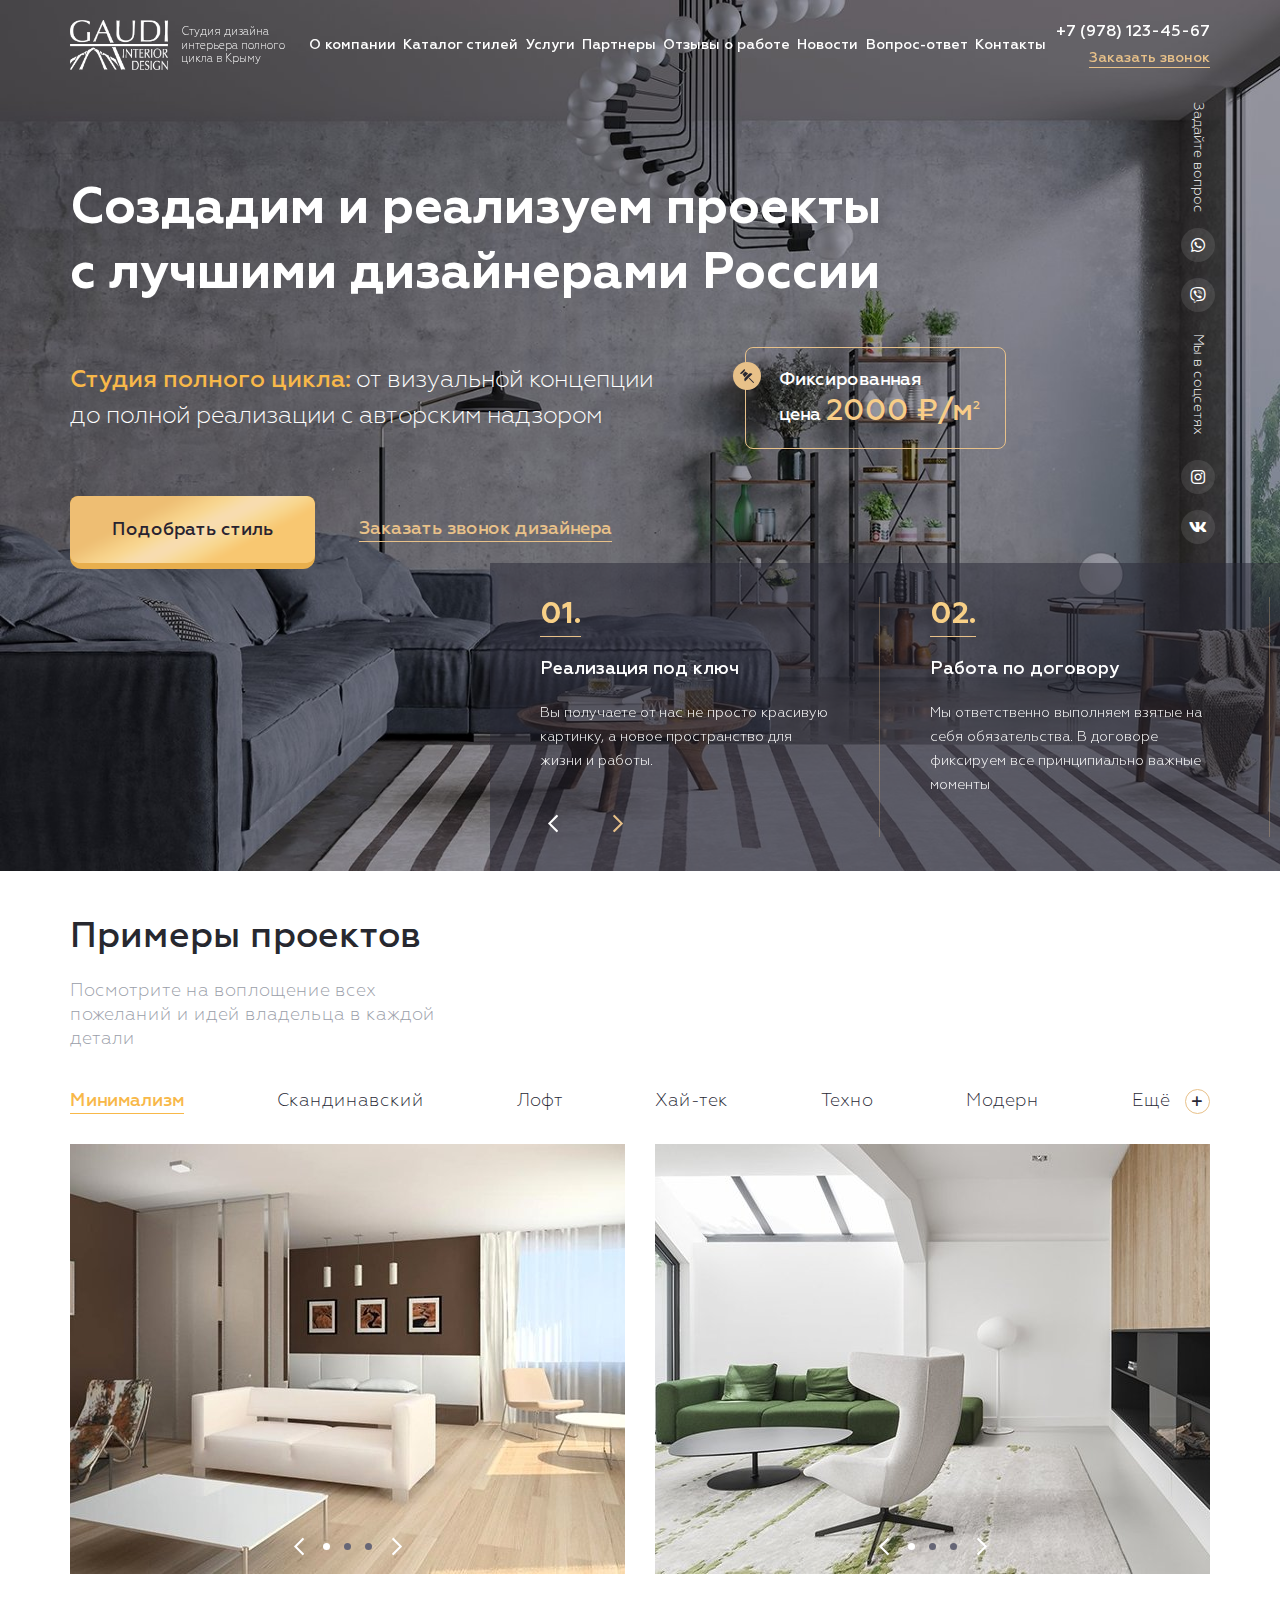
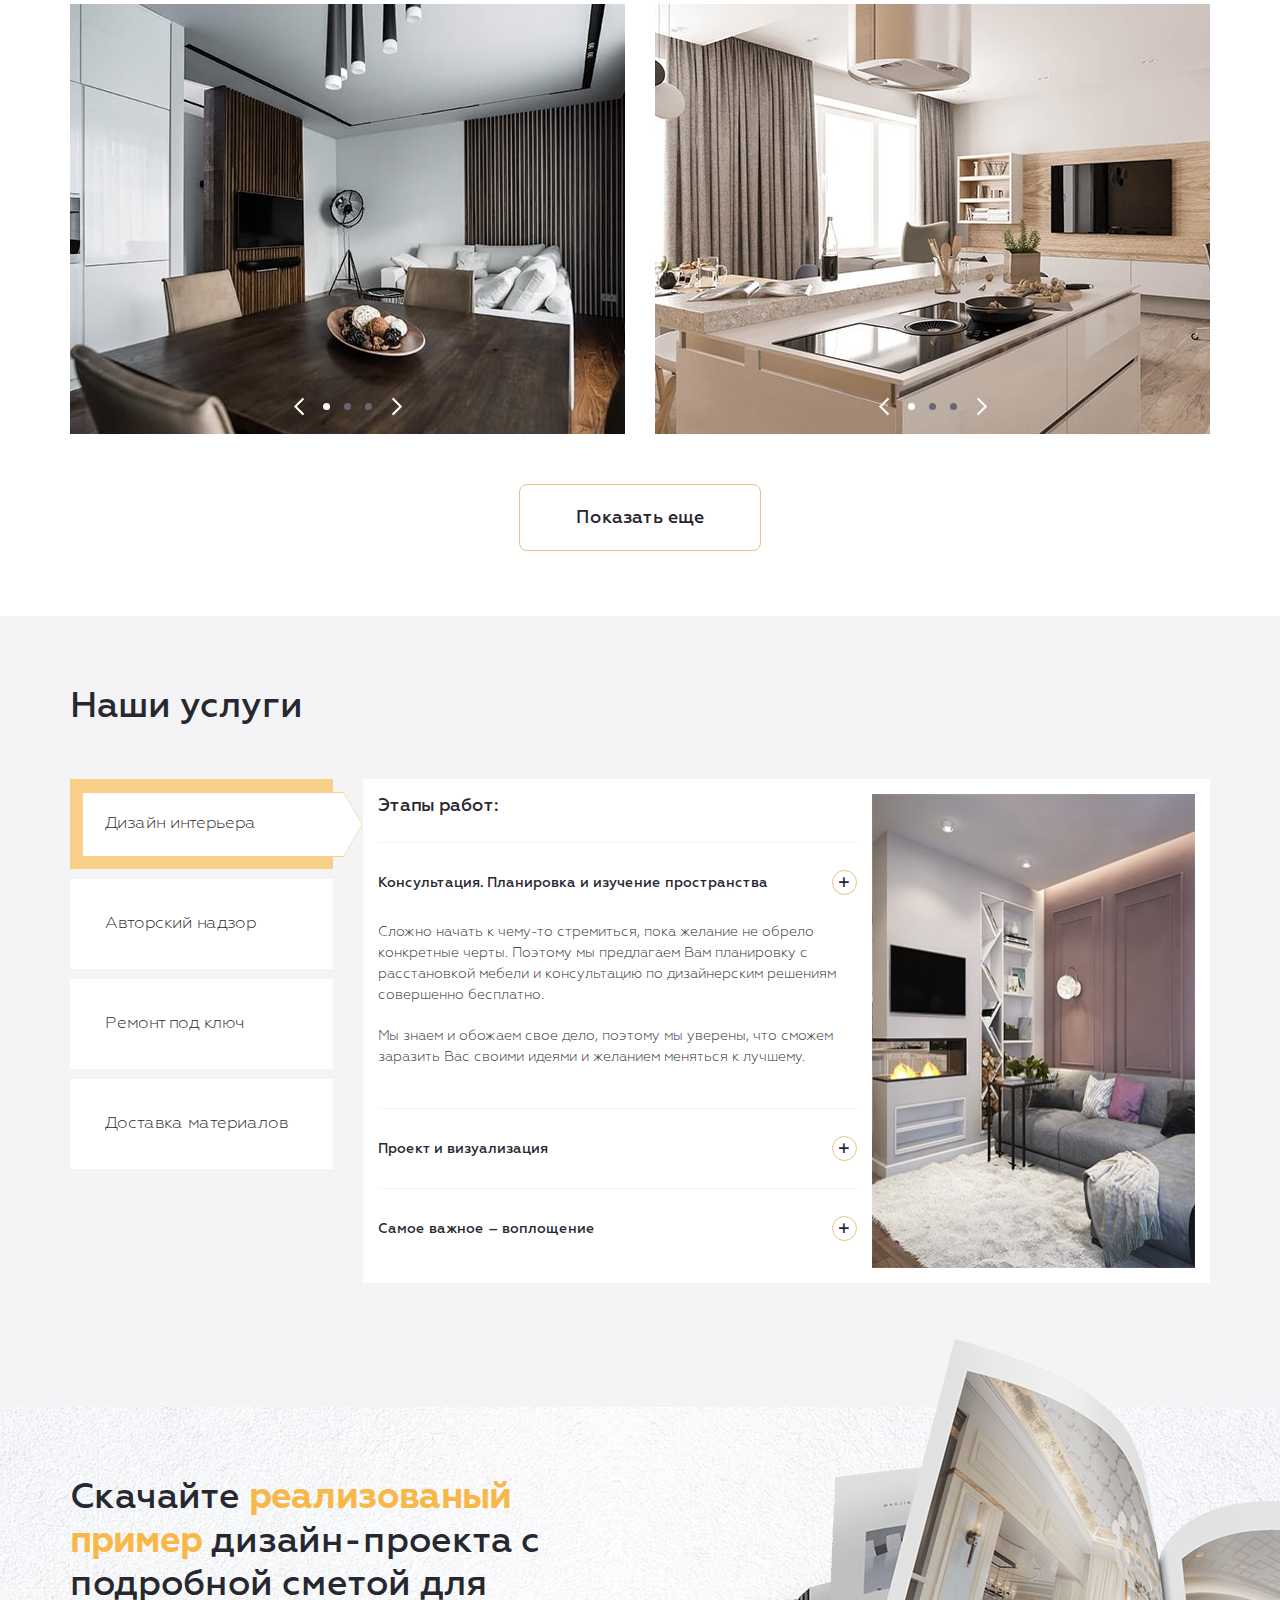
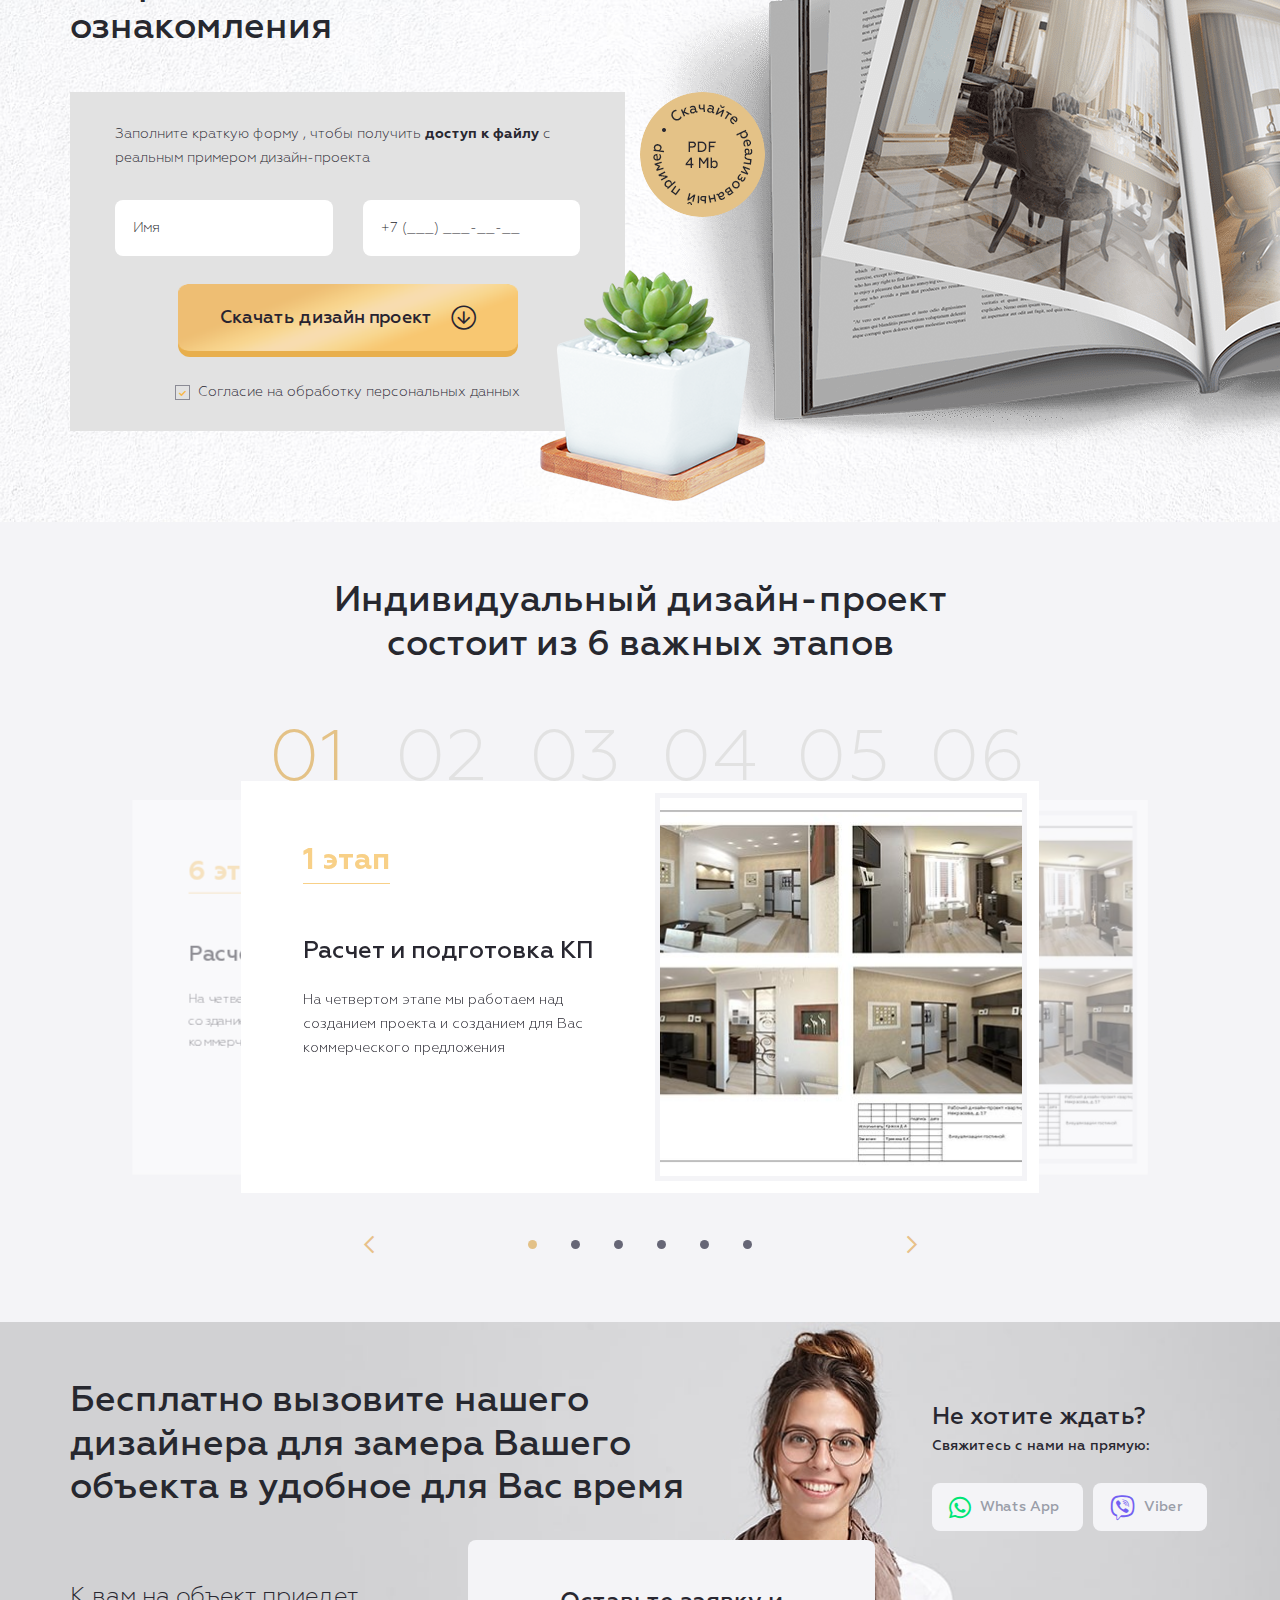
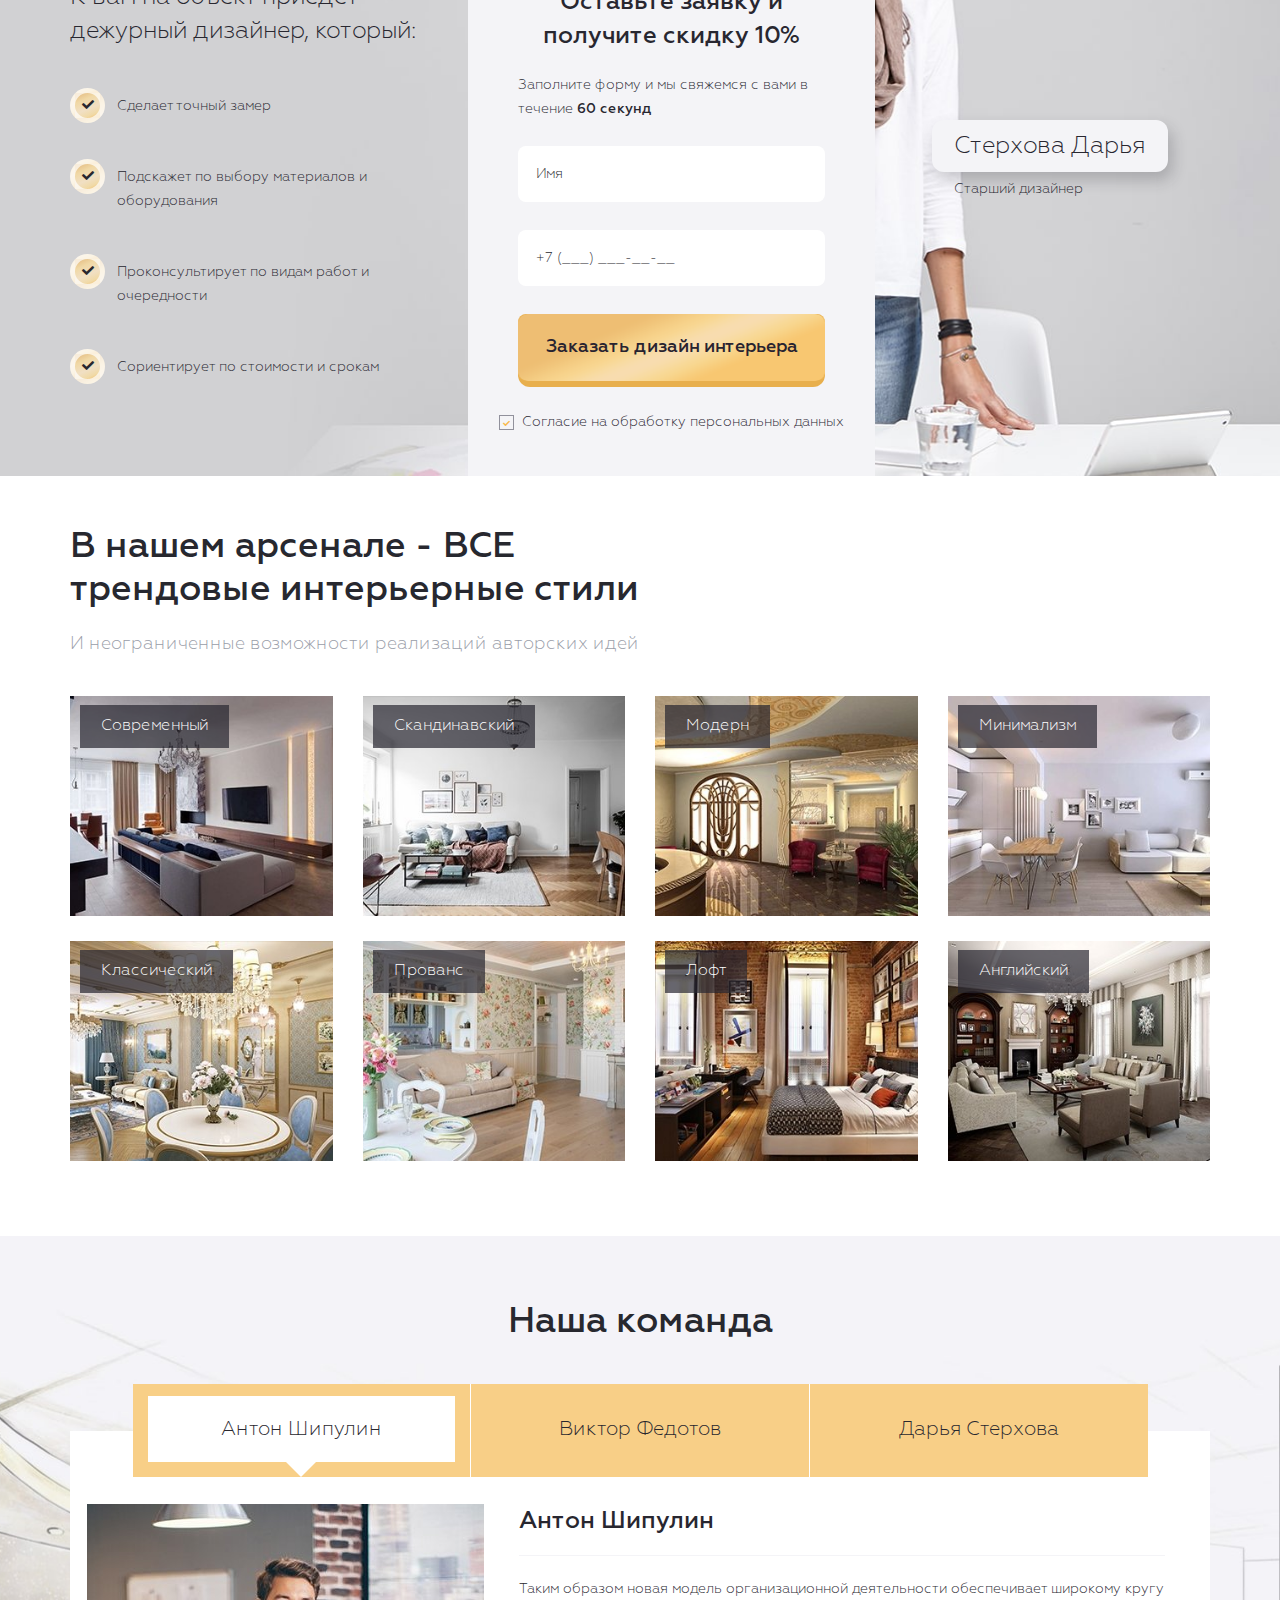
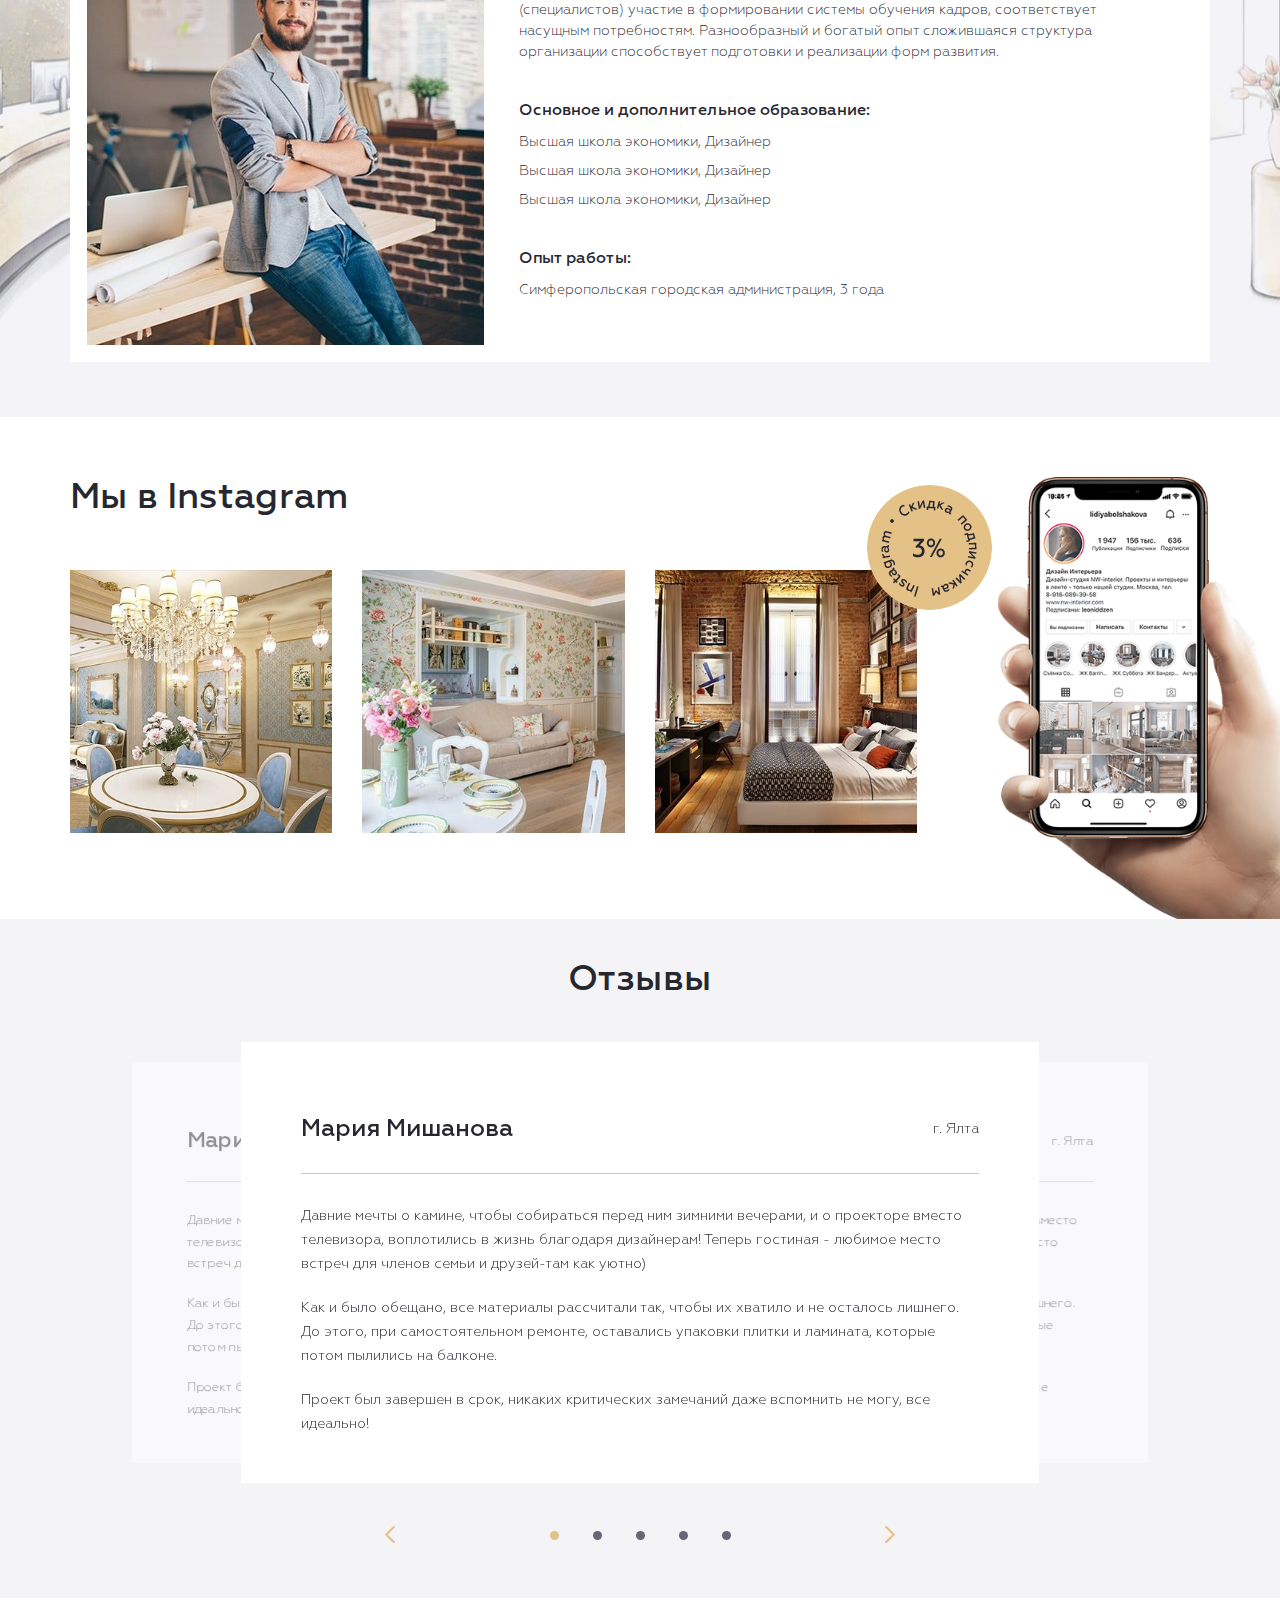
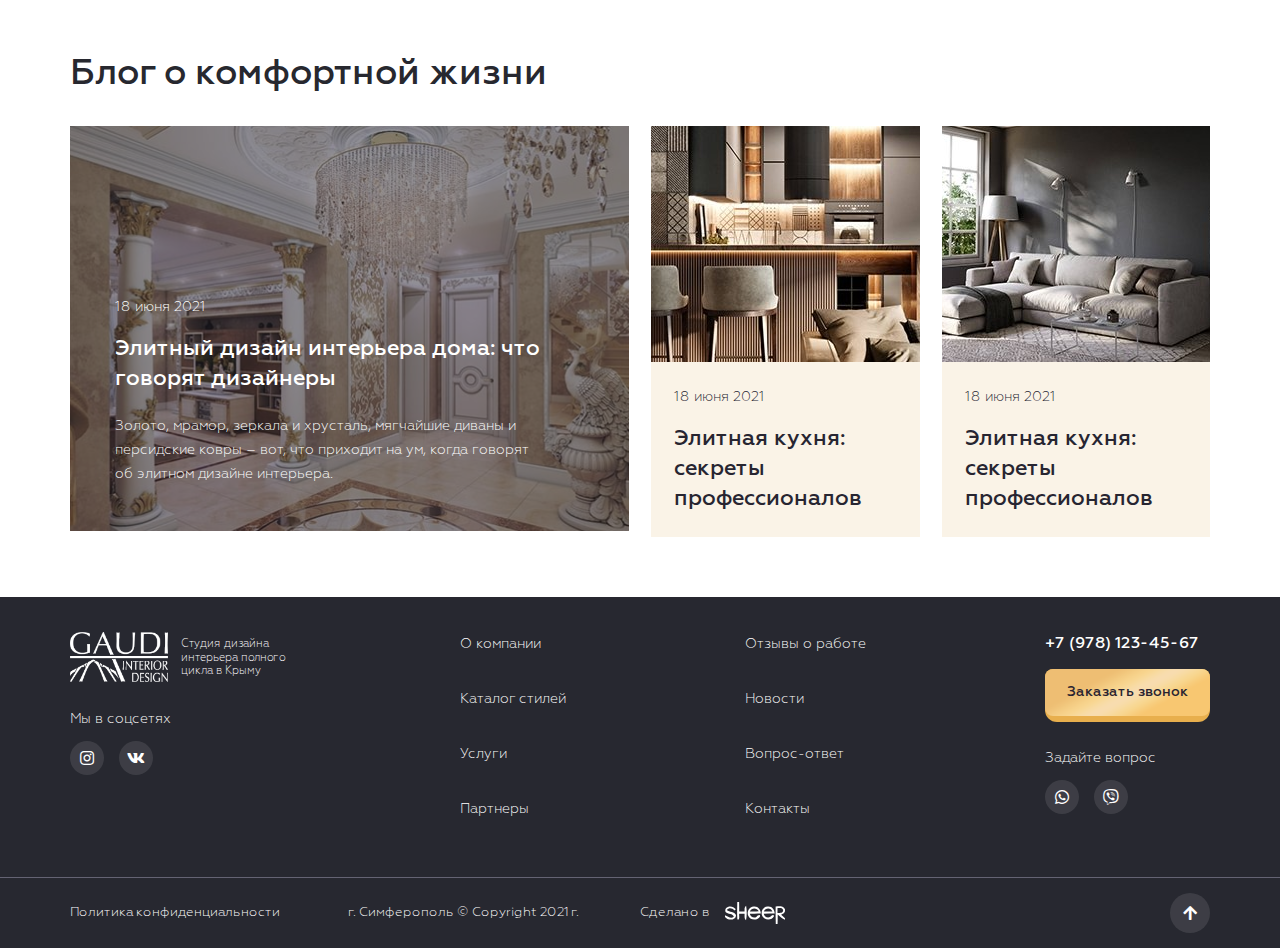
<file: index.html>
<!DOCTYPE html>
<!--[if lt IE 7]><html lang="ru" class="lt-ie9 lt-ie8 lt-ie7"><![endif]-->
<!--[if IE 7]><html lang="ru" class="lt-ie9 lt-ie8"><![endif]-->
<!--[if IE 8]><html lang="ru" class="lt-ie9"><![endif]-->
<!--[if gt IE 8]><!-->
<html lang="ru">
<!--<![endif]-->
<head>
	<meta charset="utf-8" />
	<title>Заголовок</title>
	<meta name="description" content="" />
	<meta http-equiv="X-UA-Compatible" content="IE=edge" />
	<meta name="viewport" content="width=device-width, initial-scale=1.0" />
	<link rel="shortcut icon" href="favicon.png" />
	<link rel="stylesheet" href="libs/bootstrap/bootstrap-grid.css" />
	<link rel="stylesheet" href="libs/fontawesome-free-5.12.0-web/css/all.min.css" />
	<link rel="stylesheet" href="libs/fancybox/jquery.fancybox.css" />
	<link rel="stylesheet" href="libs/slick-1.5.9/slick/slick.css" />
	<link rel="stylesheet" href="libs/slick-1.5.9/slick/slick-theme.css" />
	<link rel="stylesheet" href="libs/ion.rangeSlider-master/css/ion.rangeSlider.min.css" />
	<link rel="stylesheet" href="css/fonts.css" />
	<link rel="stylesheet" href="css/main.css?ver=1.4" />
	<link rel="stylesheet" href="css/media.css?ver=1.4" />
</head>
<body>

	<div class="wrapper">

		<header class="header default">
			<div class="container">
				<div class="header__wrap">
					<div class="logo-wrap">
						<a href="#" class="logo">
							<img src="img/logo.png" alt="alt">
						</a>
						<div class="logo-descr">Студия дизайна интерьера полного цикла в Крыму</div>
					</div>
					<ul class="menu">
						<li><a href="#">О компании</a></li>
						<li><a href="#">Каталог стилей</a></li>
						<li><a href="#">Услуги</a></li>
						<li><a href="#">Партнеры</a></li>
						<li><a href="#">Отзывы о работе</a></li>
						<li><a href="#">Новости</a></li>
						<li><a href="#">Вопрос-ответ</a></li>
						<li><a href="#">Контакты</a></li>
					</ul>
					<div class="header__right">
						<a href="tel:+79781234567" class="phone-main">+7 (978) 123-45-67</a>
						<a href="#callback" class="link-main fancybox">Заказать звонок</a>
					</div>
					<a href="tel:+79781234567" class="phone-mob"><i class="fas fa-phone"></i></a>
					<span class="btn_nav">
						<span class='sandwich'>
							<span class='sw-topper'></span>
							<span class='sw-bottom'></span>
							<span class='sw-footer'></span>
						</span>
					</span>
				</div>
			</div>
			<div class="menu-mobile">
				<ul class="menu">
					<li><a href="#">О компании</a></li>
					<li><a href="#">Каталог стилей</a></li>
					<li><a href="#">Услуги</a></li>
					<li><a href="#">Партнеры</a></li>
					<li><a href="#">Отзывы о работе</a></li>
					<li><a href="#">Новости</a></li>
					<li><a href="#">Вопрос-ответ</a></li>
					<li><a href="#">Контакты</a></li>
				</ul>
				<div class="header__right">
					<a href="tel:+79781234567" class="phone-main">+7 (978) 123-45-67</a>
					<a href="#callback" class="link-main fancybox">Заказать звонок</a>
				</div>
				<ul class="list-social list-social_page">
					<li><a href="#"><i class="fab fa-instagram"></i></a></li>
					<li><a href="#"><i class="fab fa-vk"></i></a></li>
					<li><a href="#"><i class="fab fa-whatsapp"></i></a></li>
					<li><a href="#"><i class="fab fa-viber"></i></a></li>
				</ul>
			</div> 
		</header>

		<div class="billbord">
			<div class="container">
				<div class="social-wrap">
					<div class="title-social">Задайте вопрос</div>  
					<ul class="list-social">
						<li><a href="#"><i class="fab fa-whatsapp"></i></a></li>
						<li><a href="#"><i class="fab fa-viber"></i></a></li>
					</ul>
					<div class="title-social">Мы в соцсетях</div>
					<ul class="list-social">
						<li><a href="#"><i class="fab fa-instagram"></i></a></li>
						<li><a href="#"><i class="fab fa-vk"></i></a></li>
					</ul>
				</div>
				<div class="title-big">Создадим и реализуем проекты с лучшими дизайнерами России</div>
				<div class="billbord__middle">
					<div class="billbord__descr"><span>Студия полного цикла:</span> от визуальной концепции до полной реализации с авторским надзором</div>
					<div class="billbord-price">Фиксированная <br>цена <span>2000 ₽/м<sup>2</sup></span></div>
				</div>
				<div class="billbord__buttons">
					<a href="#" class="btn-main">Подобрать стиль</a>
					<a href="#" class="link-main">Заказать звонок дизайнера</a>
				</div>
			</div>
			<ul class="slider-billbord">
				<li>
					<div class="item-billbord">
						<div class="item-billbord__number">01.</div>
						<div class="item-billbord__title">Реализация под ключ</div>
						<p>Вы получаете от нас не просто красивую картинку, а новое пространство для жизни и работы.</p>
					</div>
				</li>
				<li>
					<div class="item-billbord">
						<div class="item-billbord__number">02.</div>
						<div class="item-billbord__title">Работа по договору</div>
						<p>Мы ответственно выполняем взятые на себя обязательства. В договоре фиксируем все принципиально важные моменты</p>
					</div>
				</li>
				<li>
					<div class="item-billbord">
						<div class="item-billbord__number">03.</div>
						<div class="item-billbord__title">Все актуальные стили</div>
						<p>Минимализм, скандинавский, лофт - эти и многие другие стили в арсенале наших специалистов</p>
					</div>
				</li>
				<li>
					<div class="item-billbord">
						<div class="item-billbord__number">04.</div>
						<div class="item-billbord__title">Реализация под ключ</div>
						<p>Вы получаете от нас не просто красивую картинку, а новое пространство для жизни и работы.</p>
					</div>
				</li>
				<li>
					<div class="item-billbord">
						<div class="item-billbord__number">05.</div>
						<div class="item-billbord__title">Реализация под ключ</div>
						<p>Вы получаете от нас не просто красивую картинку, а новое пространство для жизни и работы.</p>
					</div>
				</li>
			</ul>
			<div class="controls-slider"></div>
		</div>

		<div class="portfolio">
			<div class="container">
				<div class="title-section">Примеры проектов</div>
				<div class="descr-title">Посмотрите на воплощение всех пожеланий и идей владельца в каждой детали</div>
				<div class="tabs-portfolio">
					<a href="#tab_portfolio1" class="link-tab active">Минимализм</a>
					<a href="#tab_portfolio2" class="link-tab">Скандинавский</a>
					<a href="#tab_portfolio3" class="link-tab">Лофт</a>
					<a href="#tab_portfolio4" class="link-tab">Хай-тек</a>
					<a href="#tab_portfolio5" class="link-tab">Техно</a>
					<a href="#tab_portfolio6" class="link-tab">Модерн</a>
					<a href="#">Ещё <i class="far fa-plus"></i></a>
				</div>
				<div class="tab-container-portfolio">
					<div class="tab-pane-portfolio" id="tab_portfolio1">
						<div class="row row_portfolio">
							<div class="col-lg-6">
								<div class="item-portfolio">
									<div class="item-portfolio__hover"></div>
									<div class="info-portfolio">
										<p>ЖК «Жигулина Роща»</p>
										<p><span>г. Симферополь</span></p>
										<div class="info-portfolio__middle">
											<div class="info-portfolio__image">
												<img src="img/user1.png" alt="alt">
											</div>
											<div>
												<div class="info-portfolio__title">Автор проекта:</div>
												<p>Ковалевская Светлана</p>
											</div>
										</div>
										<div class="info-portfolio__title">Площадь объекта:</div>
										<p>120 м²</p>
										<div class="row">
											<div class="col-6">
												<div class="info-portfolio__title">Спальни:</div>
												<p>2</p>
											</div>
											<div class="col-6">
												<div class="info-portfolio__title">Кухня:</div>
												<p>18 м²</p>
											</div>
										</div>
										<div class="info-portfolio__title">Стоимость работ:</div>
										<p>650 000 ₽</p>
									</div>
									<ul class="slider-portfolio">
										<li>
											<div class="slider-portfolio__item">
												<img src="img/portfolio1.jpg" alt="alt">
											</div>
										</li>
										<li>
											<div class="slider-portfolio__item">
												<img src="img/portfolio1.jpg" alt="alt">
											</div>
										</li>
										<li>
											<div class="slider-portfolio__item">
												<img src="img/portfolio1.jpg" alt="alt">
											</div>
										</li>
									</ul>
									<div class="controls-slider"></div>
								</div>
							</div>
							<div class="col-lg-6">
								<div class="item-portfolio">
									<div class="item-portfolio__hover"></div>
									<div class="info-portfolio">
										<p>ЖК «Жигулина Роща»</p>
										<p><span>г. Симферополь</span></p>
										<div class="info-portfolio__middle">
											<div class="info-portfolio__image">
												<img src="img/user1.png" alt="alt">
											</div>
											<div>
												<div class="info-portfolio__title">Автор проекта:</div>
												<p>Ковалевская Светлана</p>
											</div>
										</div>
										<div class="info-portfolio__title">Площадь объекта:</div>
										<p>120 м²</p>
										<div class="row">
											<div class="col-6">
												<div class="info-portfolio__title">Спальни:</div>
												<p>2</p>
											</div>
											<div class="col-6">
												<div class="info-portfolio__title">Кухня:</div>
												<p>18 м²</p>
											</div>
										</div>
										<div class="info-portfolio__title">Стоимость работ:</div>
										<p>650 000 ₽</p>
									</div>
									<ul class="slider-portfolio">
										<li>
											<div class="slider-portfolio__item">
												<img src="img/portfolio2.jpg" alt="alt">
											</div>
										</li>
										<li>
											<div class="slider-portfolio__item">
												<img src="img/portfolio2.jpg" alt="alt">
											</div>
										</li>
										<li>
											<div class="slider-portfolio__item">
												<img src="img/portfolio2.jpg" alt="alt">
											</div>
										</li>
									</ul>
									<div class="controls-slider"></div>
								</div>
							</div>
							<div class="col-lg-6">
								<div class="item-portfolio">
									<div class="item-portfolio__hover"></div>
									<div class="info-portfolio">
										<p>ЖК «Жигулина Роща»</p>
										<p><span>г. Симферополь</span></p>
										<div class="info-portfolio__middle">
											<div class="info-portfolio__image">
												<img src="img/user1.png" alt="alt">
											</div>
											<div>
												<div class="info-portfolio__title">Автор проекта:</div>
												<p>Ковалевская Светлана</p>
											</div>
										</div>
										<div class="info-portfolio__title">Площадь объекта:</div>
										<p>120 м²</p>
										<div class="row">
											<div class="col-6">
												<div class="info-portfolio__title">Спальни:</div>
												<p>2</p>
											</div>
											<div class="col-6">
												<div class="info-portfolio__title">Кухня:</div>
												<p>18 м²</p>
											</div>
										</div>
										<div class="info-portfolio__title">Стоимость работ:</div>
										<p>650 000 ₽</p>
									</div>
									<ul class="slider-portfolio">
										<li>
											<div class="slider-portfolio__item">
												<img src="img/portfolio3.jpg" alt="alt">
											</div>
										</li>
										<li>
											<div class="slider-portfolio__item">
												<img src="img/portfolio3.jpg" alt="alt">
											</div>
										</li>
										<li>
											<div class="slider-portfolio__item">
												<img src="img/portfolio3.jpg" alt="alt">
											</div>
										</li>
									</ul>
									<div class="controls-slider"></div>
								</div>
							</div>
							<div class="col-lg-6">
								<div class="item-portfolio">
									<div class="item-portfolio__hover"></div>
									<div class="info-portfolio">
										<p>ЖК «Жигулина Роща»</p>
										<p><span>г. Симферополь</span></p>
										<div class="info-portfolio__middle">
											<div class="info-portfolio__image">
												<img src="img/user1.png" alt="alt">
											</div>
											<div>
												<div class="info-portfolio__title">Автор проекта:</div>
												<p>Ковалевская Светлана</p>
											</div>
										</div>
										<div class="info-portfolio__title">Площадь объекта:</div>
										<p>120 м²</p>
										<div class="row">
											<div class="col-6">
												<div class="info-portfolio__title">Спальни:</div>
												<p>2</p>
											</div>
											<div class="col-6">
												<div class="info-portfolio__title">Кухня:</div>
												<p>18 м²</p>
											</div>
										</div>
										<div class="info-portfolio__title">Стоимость работ:</div>
										<p>650 000 ₽</p>
									</div>
									<ul class="slider-portfolio">
										<li>
											<div class="slider-portfolio__item">
												<img src="img/portfolio4.jpg" alt="alt">
											</div>
										</li>
										<li>
											<div class="slider-portfolio__item">
												<img src="img/portfolio4.jpg" alt="alt">
											</div>
										</li>
										<li>
											<div class="slider-portfolio__item">
												<img src="img/portfolio4.jpg" alt="alt">
											</div>
										</li>
									</ul>
									<div class="controls-slider"></div>
								</div>
							</div>
						</div>
					</div>
					<div class="tab-pane-portfolio" id="tab_portfolio2">
						<div class="row row_portfolio">
							<div class="col-lg-6">
								<div class="item-portfolio">
									<div class="item-portfolio__hover"></div>
									<div class="info-portfolio">
										<p>ЖК «Жигулина Роща»</p>
										<p><span>г. Симферополь</span></p>
										<div class="info-portfolio__middle">
											<div class="info-portfolio__image">
												<img src="img/user1.png" alt="alt">
											</div>
											<div>
												<div class="info-portfolio__title">Автор проекта:</div>
												<p>Ковалевская Светлана</p>
											</div>
										</div>
										<div class="info-portfolio__title">Площадь объекта:</div>
										<p>120 м²</p>
										<div class="row">
											<div class="col-6">
												<div class="info-portfolio__title">Спальни:</div>
												<p>2</p>
											</div>
											<div class="col-6">
												<div class="info-portfolio__title">Кухня:</div>
												<p>18 м²</p>
											</div>
										</div>
										<div class="info-portfolio__title">Стоимость работ:</div>
										<p>650 000 ₽</p>
									</div>
									<ul class="slider-portfolio">
										<li>
											<div class="slider-portfolio__item">
												<img src="img/portfolio1.jpg" alt="alt">
											</div>
										</li>
										<li>
											<div class="slider-portfolio__item">
												<img src="img/portfolio1.jpg" alt="alt">
											</div>
										</li>
										<li>
											<div class="slider-portfolio__item">
												<img src="img/portfolio1.jpg" alt="alt">
											</div>
										</li>
									</ul>
									<div class="controls-slider"></div>
								</div>
							</div>
							<div class="col-lg-6">
								<div class="item-portfolio">
									<div class="item-portfolio__hover"></div>
									<div class="info-portfolio">
										<p>ЖК «Жигулина Роща»</p>
										<p><span>г. Симферополь</span></p>
										<div class="info-portfolio__middle">
											<div class="info-portfolio__image">
												<img src="img/user1.png" alt="alt">
											</div>
											<div>
												<div class="info-portfolio__title">Автор проекта:</div>
												<p>Ковалевская Светлана</p>
											</div>
										</div>
										<div class="info-portfolio__title">Площадь объекта:</div>
										<p>120 м²</p>
										<div class="row">
											<div class="col-6">
												<div class="info-portfolio__title">Спальни:</div>
												<p>2</p>
											</div>
											<div class="col-6">
												<div class="info-portfolio__title">Кухня:</div>
												<p>18 м²</p>
											</div>
										</div>
										<div class="info-portfolio__title">Стоимость работ:</div>
										<p>650 000 ₽</p>
									</div>
									<ul class="slider-portfolio">
										<li>
											<div class="slider-portfolio__item">
												<img src="img/portfolio2.jpg" alt="alt">
											</div>
										</li>
										<li>
											<div class="slider-portfolio__item">
												<img src="img/portfolio2.jpg" alt="alt">
											</div>
										</li>
										<li>
											<div class="slider-portfolio__item">
												<img src="img/portfolio2.jpg" alt="alt">
											</div>
										</li>
									</ul>
									<div class="controls-slider"></div>
								</div>
							</div>
							<div class="col-lg-6">
								<div class="item-portfolio">
									<div class="item-portfolio__hover"></div>
									<div class="info-portfolio">
										<p>ЖК «Жигулина Роща»</p>
										<p><span>г. Симферополь</span></p>
										<div class="info-portfolio__middle">
											<div class="info-portfolio__image">
												<img src="img/user1.png" alt="alt">
											</div>
											<div>
												<div class="info-portfolio__title">Автор проекта:</div>
												<p>Ковалевская Светлана</p>
											</div>
										</div>
										<div class="info-portfolio__title">Площадь объекта:</div>
										<p>120 м²</p>
										<div class="row">
											<div class="col-6">
												<div class="info-portfolio__title">Спальни:</div>
												<p>2</p>
											</div>
											<div class="col-6">
												<div class="info-portfolio__title">Кухня:</div>
												<p>18 м²</p>
											</div>
										</div>
										<div class="info-portfolio__title">Стоимость работ:</div>
										<p>650 000 ₽</p>
									</div>
									<ul class="slider-portfolio">
										<li>
											<div class="slider-portfolio__item">
												<img src="img/portfolio3.jpg" alt="alt">
											</div>
										</li>
										<li>
											<div class="slider-portfolio__item">
												<img src="img/portfolio3.jpg" alt="alt">
											</div>
										</li>
										<li>
											<div class="slider-portfolio__item">
												<img src="img/portfolio3.jpg" alt="alt">
											</div>
										</li>
									</ul>
									<div class="controls-slider"></div>
								</div>
							</div>
							<div class="col-lg-6">
								<div class="item-portfolio">
									<div class="item-portfolio__hover"></div>
									<div class="info-portfolio">
										<p>ЖК «Жигулина Роща»</p>
										<p><span>г. Симферополь</span></p>
										<div class="info-portfolio__middle">
											<div class="info-portfolio__image">
												<img src="img/user1.png" alt="alt">
											</div>
											<div>
												<div class="info-portfolio__title">Автор проекта:</div>
												<p>Ковалевская Светлана</p>
											</div>
										</div>
										<div class="info-portfolio__title">Площадь объекта:</div>
										<p>120 м²</p>
										<div class="row">
											<div class="col-6">
												<div class="info-portfolio__title">Спальни:</div>
												<p>2</p>
											</div>
											<div class="col-6">
												<div class="info-portfolio__title">Кухня:</div>
												<p>18 м²</p>
											</div>
										</div>
										<div class="info-portfolio__title">Стоимость работ:</div>
										<p>650 000 ₽</p>
									</div>
									<ul class="slider-portfolio">
										<li>
											<div class="slider-portfolio__item">
												<img src="img/portfolio4.jpg" alt="alt">
											</div>
										</li>
										<li>
											<div class="slider-portfolio__item">
												<img src="img/portfolio4.jpg" alt="alt">
											</div>
										</li>
										<li>
											<div class="slider-portfolio__item">
												<img src="img/portfolio4.jpg" alt="alt">
											</div>
										</li>
									</ul>
									<div class="controls-slider"></div>
								</div>
							</div>
						</div>
					</div>
					<div class="tab-pane-portfolio" id="tab_portfolio3">
						<div class="row row_portfolio">
							<div class="col-lg-6">
								<div class="item-portfolio">
									<div class="item-portfolio__hover"></div>
									<div class="info-portfolio">
										<p>ЖК «Жигулина Роща»</p>
										<p><span>г. Симферополь</span></p>
										<div class="info-portfolio__middle">
											<div class="info-portfolio__image">
												<img src="img/user1.png" alt="alt">
											</div>
											<div>
												<div class="info-portfolio__title">Автор проекта:</div>
												<p>Ковалевская Светлана</p>
											</div>
										</div>
										<div class="info-portfolio__title">Площадь объекта:</div>
										<p>120 м²</p>
										<div class="row">
											<div class="col-6">
												<div class="info-portfolio__title">Спальни:</div>
												<p>2</p>
											</div>
											<div class="col-6">
												<div class="info-portfolio__title">Кухня:</div>
												<p>18 м²</p>
											</div>
										</div>
										<div class="info-portfolio__title">Стоимость работ:</div>
										<p>650 000 ₽</p>
									</div>
									<ul class="slider-portfolio">
										<li>
											<div class="slider-portfolio__item">
												<img src="img/portfolio1.jpg" alt="alt">
											</div>
										</li>
										<li>
											<div class="slider-portfolio__item">
												<img src="img/portfolio1.jpg" alt="alt">
											</div>
										</li>
										<li>
											<div class="slider-portfolio__item">
												<img src="img/portfolio1.jpg" alt="alt">
											</div>
										</li>
									</ul>
									<div class="controls-slider"></div>
								</div>
							</div>
							<div class="col-lg-6">
								<div class="item-portfolio">
									<div class="item-portfolio__hover"></div>
									<div class="info-portfolio">
										<p>ЖК «Жигулина Роща»</p>
										<p><span>г. Симферополь</span></p>
										<div class="info-portfolio__middle">
											<div class="info-portfolio__image">
												<img src="img/user1.png" alt="alt">
											</div>
											<div>
												<div class="info-portfolio__title">Автор проекта:</div>
												<p>Ковалевская Светлана</p>
											</div>
										</div>
										<div class="info-portfolio__title">Площадь объекта:</div>
										<p>120 м²</p>
										<div class="row">
											<div class="col-6">
												<div class="info-portfolio__title">Спальни:</div>
												<p>2</p>
											</div>
											<div class="col-6">
												<div class="info-portfolio__title">Кухня:</div>
												<p>18 м²</p>
											</div>
										</div>
										<div class="info-portfolio__title">Стоимость работ:</div>
										<p>650 000 ₽</p>
									</div>
									<ul class="slider-portfolio">
										<li>
											<div class="slider-portfolio__item">
												<img src="img/portfolio2.jpg" alt="alt">
											</div>
										</li>
										<li>
											<div class="slider-portfolio__item">
												<img src="img/portfolio2.jpg" alt="alt">
											</div>
										</li>
										<li>
											<div class="slider-portfolio__item">
												<img src="img/portfolio2.jpg" alt="alt">
											</div>
										</li>
									</ul>
									<div class="controls-slider"></div>
								</div>
							</div>
							<div class="col-lg-6">
								<div class="item-portfolio">
									<div class="item-portfolio__hover"></div>
									<div class="info-portfolio">
										<p>ЖК «Жигулина Роща»</p>
										<p><span>г. Симферополь</span></p>
										<div class="info-portfolio__middle">
											<div class="info-portfolio__image">
												<img src="img/user1.png" alt="alt">
											</div>
											<div>
												<div class="info-portfolio__title">Автор проекта:</div>
												<p>Ковалевская Светлана</p>
											</div>
										</div>
										<div class="info-portfolio__title">Площадь объекта:</div>
										<p>120 м²</p>
										<div class="row">
											<div class="col-6">
												<div class="info-portfolio__title">Спальни:</div>
												<p>2</p>
											</div>
											<div class="col-6">
												<div class="info-portfolio__title">Кухня:</div>
												<p>18 м²</p>
											</div>
										</div>
										<div class="info-portfolio__title">Стоимость работ:</div>
										<p>650 000 ₽</p>
									</div>
									<ul class="slider-portfolio">
										<li>
											<div class="slider-portfolio__item">
												<img src="img/portfolio3.jpg" alt="alt">
											</div>
										</li>
										<li>
											<div class="slider-portfolio__item">
												<img src="img/portfolio3.jpg" alt="alt">
											</div>
										</li>
										<li>
											<div class="slider-portfolio__item">
												<img src="img/portfolio3.jpg" alt="alt">
											</div>
										</li>
									</ul>
									<div class="controls-slider"></div>
								</div>
							</div>
							<div class="col-lg-6">
								<div class="item-portfolio">
									<div class="item-portfolio__hover"></div>
									<div class="info-portfolio">
										<p>ЖК «Жигулина Роща»</p>
										<p><span>г. Симферополь</span></p>
										<div class="info-portfolio__middle">
											<div class="info-portfolio__image">
												<img src="img/user1.png" alt="alt">
											</div>
											<div>
												<div class="info-portfolio__title">Автор проекта:</div>
												<p>Ковалевская Светлана</p>
											</div>
										</div>
										<div class="info-portfolio__title">Площадь объекта:</div>
										<p>120 м²</p>
										<div class="row">
											<div class="col-6">
												<div class="info-portfolio__title">Спальни:</div>
												<p>2</p>
											</div>
											<div class="col-6">
												<div class="info-portfolio__title">Кухня:</div>
												<p>18 м²</p>
											</div>
										</div>
										<div class="info-portfolio__title">Стоимость работ:</div>
										<p>650 000 ₽</p>
									</div>
									<ul class="slider-portfolio">
										<li>
											<div class="slider-portfolio__item">
												<img src="img/portfolio4.jpg" alt="alt">
											</div>
										</li>
										<li>
											<div class="slider-portfolio__item">
												<img src="img/portfolio4.jpg" alt="alt">
											</div>
										</li>
										<li>
											<div class="slider-portfolio__item">
												<img src="img/portfolio4.jpg" alt="alt">
											</div>
										</li>
									</ul>
									<div class="controls-slider"></div>
								</div>
							</div>
						</div>
					</div>
					<div class="tab-pane-portfolio" id="tab_portfolio4">
						<div class="row row_portfolio">
							<div class="col-lg-6">
								<div class="item-portfolio">
									<div class="item-portfolio__hover"></div>
									<div class="info-portfolio">
										<p>ЖК «Жигулина Роща»</p>
										<p><span>г. Симферополь</span></p>
										<div class="info-portfolio__middle">
											<div class="info-portfolio__image">
												<img src="img/user1.png" alt="alt">
											</div>
											<div>
												<div class="info-portfolio__title">Автор проекта:</div>
												<p>Ковалевская Светлана</p>
											</div>
										</div>
										<div class="info-portfolio__title">Площадь объекта:</div>
										<p>120 м²</p>
										<div class="row">
											<div class="col-6">
												<div class="info-portfolio__title">Спальни:</div>
												<p>2</p>
											</div>
											<div class="col-6">
												<div class="info-portfolio__title">Кухня:</div>
												<p>18 м²</p>
											</div>
										</div>
										<div class="info-portfolio__title">Стоимость работ:</div>
										<p>650 000 ₽</p>
									</div>
									<ul class="slider-portfolio">
										<li>
											<div class="slider-portfolio__item">
												<img src="img/portfolio1.jpg" alt="alt">
											</div>
										</li>
										<li>
											<div class="slider-portfolio__item">
												<img src="img/portfolio1.jpg" alt="alt">
											</div>
										</li>
										<li>
											<div class="slider-portfolio__item">
												<img src="img/portfolio1.jpg" alt="alt">
											</div>
										</li>
									</ul>
									<div class="controls-slider"></div>
								</div>
							</div>
							<div class="col-lg-6">
								<div class="item-portfolio">
									<div class="item-portfolio__hover"></div>
									<div class="info-portfolio">
										<p>ЖК «Жигулина Роща»</p>
										<p><span>г. Симферополь</span></p>
										<div class="info-portfolio__middle">
											<div class="info-portfolio__image">
												<img src="img/user1.png" alt="alt">
											</div>
											<div>
												<div class="info-portfolio__title">Автор проекта:</div>
												<p>Ковалевская Светлана</p>
											</div>
										</div>
										<div class="info-portfolio__title">Площадь объекта:</div>
										<p>120 м²</p>
										<div class="row">
											<div class="col-6">
												<div class="info-portfolio__title">Спальни:</div>
												<p>2</p>
											</div>
											<div class="col-6">
												<div class="info-portfolio__title">Кухня:</div>
												<p>18 м²</p>
											</div>
										</div>
										<div class="info-portfolio__title">Стоимость работ:</div>
										<p>650 000 ₽</p>
									</div>
									<ul class="slider-portfolio">
										<li>
											<div class="slider-portfolio__item">
												<img src="img/portfolio2.jpg" alt="alt">
											</div>
										</li>
										<li>
											<div class="slider-portfolio__item">
												<img src="img/portfolio2.jpg" alt="alt">
											</div>
										</li>
										<li>
											<div class="slider-portfolio__item">
												<img src="img/portfolio2.jpg" alt="alt">
											</div>
										</li>
									</ul>
									<div class="controls-slider"></div>
								</div>
							</div>
							<div class="col-lg-6">
								<div class="item-portfolio">
									<div class="item-portfolio__hover"></div>
									<div class="info-portfolio">
										<p>ЖК «Жигулина Роща»</p>
										<p><span>г. Симферополь</span></p>
										<div class="info-portfolio__middle">
											<div class="info-portfolio__image">
												<img src="img/user1.png" alt="alt">
											</div>
											<div>
												<div class="info-portfolio__title">Автор проекта:</div>
												<p>Ковалевская Светлана</p>
											</div>
										</div>
										<div class="info-portfolio__title">Площадь объекта:</div>
										<p>120 м²</p>
										<div class="row">
											<div class="col-6">
												<div class="info-portfolio__title">Спальни:</div>
												<p>2</p>
											</div>
											<div class="col-6">
												<div class="info-portfolio__title">Кухня:</div>
												<p>18 м²</p>
											</div>
										</div>
										<div class="info-portfolio__title">Стоимость работ:</div>
										<p>650 000 ₽</p>
									</div>
									<ul class="slider-portfolio">
										<li>
											<div class="slider-portfolio__item">
												<img src="img/portfolio3.jpg" alt="alt">
											</div>
										</li>
										<li>
											<div class="slider-portfolio__item">
												<img src="img/portfolio3.jpg" alt="alt">
											</div>
										</li>
										<li>
											<div class="slider-portfolio__item">
												<img src="img/portfolio3.jpg" alt="alt">
											</div>
										</li>
									</ul>
									<div class="controls-slider"></div>
								</div>
							</div>
							<div class="col-lg-6">
								<div class="item-portfolio">
									<div class="item-portfolio__hover"></div>
									<div class="info-portfolio">
										<p>ЖК «Жигулина Роща»</p>
										<p><span>г. Симферополь</span></p>
										<div class="info-portfolio__middle">
											<div class="info-portfolio__image">
												<img src="img/user1.png" alt="alt">
											</div>
											<div>
												<div class="info-portfolio__title">Автор проекта:</div>
												<p>Ковалевская Светлана</p>
											</div>
										</div>
										<div class="info-portfolio__title">Площадь объекта:</div>
										<p>120 м²</p>
										<div class="row">
											<div class="col-6">
												<div class="info-portfolio__title">Спальни:</div>
												<p>2</p>
											</div>
											<div class="col-6">
												<div class="info-portfolio__title">Кухня:</div>
												<p>18 м²</p>
											</div>
										</div>
										<div class="info-portfolio__title">Стоимость работ:</div>
										<p>650 000 ₽</p>
									</div>
									<ul class="slider-portfolio">
										<li>
											<div class="slider-portfolio__item">
												<img src="img/portfolio4.jpg" alt="alt">
											</div>
										</li>
										<li>
											<div class="slider-portfolio__item">
												<img src="img/portfolio4.jpg" alt="alt">
											</div>
										</li>
										<li>
											<div class="slider-portfolio__item">
												<img src="img/portfolio4.jpg" alt="alt">
											</div>
										</li>
									</ul>
									<div class="controls-slider"></div>
								</div>
							</div>
						</div>
					</div>
					<div class="tab-pane-portfolio" id="tab_portfolio5">
						<div class="row row_portfolio">
							<div class="col-lg-6">
								<div class="item-portfolio">
									<div class="item-portfolio__hover"></div>
									<div class="info-portfolio">
										<p>ЖК «Жигулина Роща»</p>
										<p><span>г. Симферополь</span></p>
										<div class="info-portfolio__middle">
											<div class="info-portfolio__image">
												<img src="img/user1.png" alt="alt">
											</div>
											<div>
												<div class="info-portfolio__title">Автор проекта:</div>
												<p>Ковалевская Светлана</p>
											</div>
										</div>
										<div class="info-portfolio__title">Площадь объекта:</div>
										<p>120 м²</p>
										<div class="row">
											<div class="col-6">
												<div class="info-portfolio__title">Спальни:</div>
												<p>2</p>
											</div>
											<div class="col-6">
												<div class="info-portfolio__title">Кухня:</div>
												<p>18 м²</p>
											</div>
										</div>
										<div class="info-portfolio__title">Стоимость работ:</div>
										<p>650 000 ₽</p>
									</div>
									<ul class="slider-portfolio">
										<li>
											<div class="slider-portfolio__item">
												<img src="img/portfolio1.jpg" alt="alt">
											</div>
										</li>
										<li>
											<div class="slider-portfolio__item">
												<img src="img/portfolio1.jpg" alt="alt">
											</div>
										</li>
										<li>
											<div class="slider-portfolio__item">
												<img src="img/portfolio1.jpg" alt="alt">
											</div>
										</li>
									</ul>
									<div class="controls-slider"></div>
								</div>
							</div>
							<div class="col-lg-6">
								<div class="item-portfolio">
									<div class="item-portfolio__hover"></div>
									<div class="info-portfolio">
										<p>ЖК «Жигулина Роща»</p>
										<p><span>г. Симферополь</span></p>
										<div class="info-portfolio__middle">
											<div class="info-portfolio__image">
												<img src="img/user1.png" alt="alt">
											</div>
											<div>
												<div class="info-portfolio__title">Автор проекта:</div>
												<p>Ковалевская Светлана</p>
											</div>
										</div>
										<div class="info-portfolio__title">Площадь объекта:</div>
										<p>120 м²</p>
										<div class="row">
											<div class="col-6">
												<div class="info-portfolio__title">Спальни:</div>
												<p>2</p>
											</div>
											<div class="col-6">
												<div class="info-portfolio__title">Кухня:</div>
												<p>18 м²</p>
											</div>
										</div>
										<div class="info-portfolio__title">Стоимость работ:</div>
										<p>650 000 ₽</p>
									</div>
									<ul class="slider-portfolio">
										<li>
											<div class="slider-portfolio__item">
												<img src="img/portfolio2.jpg" alt="alt">
											</div>
										</li>
										<li>
											<div class="slider-portfolio__item">
												<img src="img/portfolio2.jpg" alt="alt">
											</div>
										</li>
										<li>
											<div class="slider-portfolio__item">
												<img src="img/portfolio2.jpg" alt="alt">
											</div>
										</li>
									</ul>
									<div class="controls-slider"></div>
								</div>
							</div>
							<div class="col-lg-6">
								<div class="item-portfolio">
									<div class="item-portfolio__hover"></div>
									<div class="info-portfolio">
										<p>ЖК «Жигулина Роща»</p>
										<p><span>г. Симферополь</span></p>
										<div class="info-portfolio__middle">
											<div class="info-portfolio__image">
												<img src="img/user1.png" alt="alt">
											</div>
											<div>
												<div class="info-portfolio__title">Автор проекта:</div>
												<p>Ковалевская Светлана</p>
											</div>
										</div>
										<div class="info-portfolio__title">Площадь объекта:</div>
										<p>120 м²</p>
										<div class="row">
											<div class="col-6">
												<div class="info-portfolio__title">Спальни:</div>
												<p>2</p>
											</div>
											<div class="col-6">
												<div class="info-portfolio__title">Кухня:</div>
												<p>18 м²</p>
											</div>
										</div>
										<div class="info-portfolio__title">Стоимость работ:</div>
										<p>650 000 ₽</p>
									</div>
									<ul class="slider-portfolio">
										<li>
											<div class="slider-portfolio__item">
												<img src="img/portfolio3.jpg" alt="alt">
											</div>
										</li>
										<li>
											<div class="slider-portfolio__item">
												<img src="img/portfolio3.jpg" alt="alt">
											</div>
										</li>
										<li>
											<div class="slider-portfolio__item">
												<img src="img/portfolio3.jpg" alt="alt">
											</div>
										</li>
									</ul>
									<div class="controls-slider"></div>
								</div>
							</div>
							<div class="col-lg-6">
								<div class="item-portfolio">
									<div class="item-portfolio__hover"></div>
									<div class="info-portfolio">
										<p>ЖК «Жигулина Роща»</p>
										<p><span>г. Симферополь</span></p>
										<div class="info-portfolio__middle">
											<div class="info-portfolio__image">
												<img src="img/user1.png" alt="alt">
											</div>
											<div>
												<div class="info-portfolio__title">Автор проекта:</div>
												<p>Ковалевская Светлана</p>
											</div>
										</div>
										<div class="info-portfolio__title">Площадь объекта:</div>
										<p>120 м²</p>
										<div class="row">
											<div class="col-6">
												<div class="info-portfolio__title">Спальни:</div>
												<p>2</p>
											</div>
											<div class="col-6">
												<div class="info-portfolio__title">Кухня:</div>
												<p>18 м²</p>
											</div>
										</div>
										<div class="info-portfolio__title">Стоимость работ:</div>
										<p>650 000 ₽</p>
									</div>
									<ul class="slider-portfolio">
										<li>
											<div class="slider-portfolio__item">
												<img src="img/portfolio4.jpg" alt="alt">
											</div>
										</li>
										<li>
											<div class="slider-portfolio__item">
												<img src="img/portfolio4.jpg" alt="alt">
											</div>
										</li>
										<li>
											<div class="slider-portfolio__item">
												<img src="img/portfolio4.jpg" alt="alt">
											</div>
										</li>
									</ul>
									<div class="controls-slider"></div>
								</div>
							</div>
						</div>
					</div>
					<div class="tab-pane-portfolio" id="tab_portfolio6">
						<div class="row row_portfolio">
							<div class="col-lg-6">
								<div class="item-portfolio">
									<div class="item-portfolio__hover"></div>
									<div class="info-portfolio">
										<p>ЖК «Жигулина Роща»</p>
										<p><span>г. Симферополь</span></p>
										<div class="info-portfolio__middle">
											<div class="info-portfolio__image">
												<img src="img/user1.png" alt="alt">
											</div>
											<div>
												<div class="info-portfolio__title">Автор проекта:</div>
												<p>Ковалевская Светлана</p>
											</div>
										</div>
										<div class="info-portfolio__title">Площадь объекта:</div>
										<p>120 м²</p>
										<div class="row">
											<div class="col-6">
												<div class="info-portfolio__title">Спальни:</div>
												<p>2</p>
											</div>
											<div class="col-6">
												<div class="info-portfolio__title">Кухня:</div>
												<p>18 м²</p>
											</div>
										</div>
										<div class="info-portfolio__title">Стоимость работ:</div>
										<p>650 000 ₽</p>
									</div>
									<ul class="slider-portfolio">
										<li>
											<div class="slider-portfolio__item">
												<img src="img/portfolio1.jpg" alt="alt">
											</div>
										</li>
										<li>
											<div class="slider-portfolio__item">
												<img src="img/portfolio1.jpg" alt="alt">
											</div>
										</li>
										<li>
											<div class="slider-portfolio__item">
												<img src="img/portfolio1.jpg" alt="alt">
											</div>
										</li>
									</ul>
									<div class="controls-slider"></div>
								</div>
							</div>
							<div class="col-lg-6">
								<div class="item-portfolio">
									<div class="item-portfolio__hover"></div>
									<div class="info-portfolio">
										<p>ЖК «Жигулина Роща»</p>
										<p><span>г. Симферополь</span></p>
										<div class="info-portfolio__middle">
											<div class="info-portfolio__image">
												<img src="img/user1.png" alt="alt">
											</div>
											<div>
												<div class="info-portfolio__title">Автор проекта:</div>
												<p>Ковалевская Светлана</p>
											</div>
										</div>
										<div class="info-portfolio__title">Площадь объекта:</div>
										<p>120 м²</p>
										<div class="row">
											<div class="col-6">
												<div class="info-portfolio__title">Спальни:</div>
												<p>2</p>
											</div>
											<div class="col-6">
												<div class="info-portfolio__title">Кухня:</div>
												<p>18 м²</p>
											</div>
										</div>
										<div class="info-portfolio__title">Стоимость работ:</div>
										<p>650 000 ₽</p>
									</div>
									<ul class="slider-portfolio">
										<li>
											<div class="slider-portfolio__item">
												<img src="img/portfolio2.jpg" alt="alt">
											</div>
										</li>
										<li>
											<div class="slider-portfolio__item">
												<img src="img/portfolio2.jpg" alt="alt">
											</div>
										</li>
										<li>
											<div class="slider-portfolio__item">
												<img src="img/portfolio2.jpg" alt="alt">
											</div>
										</li>
									</ul>
									<div class="controls-slider"></div>
								</div>
							</div>
							<div class="col-lg-6">
								<div class="item-portfolio">
									<div class="item-portfolio__hover"></div>
									<div class="info-portfolio">
										<p>ЖК «Жигулина Роща»</p>
										<p><span>г. Симферополь</span></p>
										<div class="info-portfolio__middle">
											<div class="info-portfolio__image">
												<img src="img/user1.png" alt="alt">
											</div>
											<div>
												<div class="info-portfolio__title">Автор проекта:</div>
												<p>Ковалевская Светлана</p>
											</div>
										</div>
										<div class="info-portfolio__title">Площадь объекта:</div>
										<p>120 м²</p>
										<div class="row">
											<div class="col-6">
												<div class="info-portfolio__title">Спальни:</div>
												<p>2</p>
											</div>
											<div class="col-6">
												<div class="info-portfolio__title">Кухня:</div>
												<p>18 м²</p>
											</div>
										</div>
										<div class="info-portfolio__title">Стоимость работ:</div>
										<p>650 000 ₽</p>
									</div>
									<ul class="slider-portfolio">
										<li>
											<div class="slider-portfolio__item">
												<img src="img/portfolio3.jpg" alt="alt">
											</div>
										</li>
										<li>
											<div class="slider-portfolio__item">
												<img src="img/portfolio3.jpg" alt="alt">
											</div>
										</li>
										<li>
											<div class="slider-portfolio__item">
												<img src="img/portfolio3.jpg" alt="alt">
											</div>
										</li>
									</ul>
									<div class="controls-slider"></div>
								</div>
							</div>
							<div class="col-lg-6">
								<div class="item-portfolio">
									<div class="item-portfolio__hover"></div>
									<div class="info-portfolio">
										<p>ЖК «Жигулина Роща»</p>
										<p><span>г. Симферополь</span></p>
										<div class="info-portfolio__middle">
											<div class="info-portfolio__image">
												<img src="img/user1.png" alt="alt">
											</div>
											<div>
												<div class="info-portfolio__title">Автор проекта:</div>
												<p>Ковалевская Светлана</p>
											</div>
										</div>
										<div class="info-portfolio__title">Площадь объекта:</div>
										<p>120 м²</p>
										<div class="row">
											<div class="col-6">
												<div class="info-portfolio__title">Спальни:</div>
												<p>2</p>
											</div>
											<div class="col-6">
												<div class="info-portfolio__title">Кухня:</div>
												<p>18 м²</p>
											</div>
										</div>
										<div class="info-portfolio__title">Стоимость работ:</div>
										<p>650 000 ₽</p>
									</div>
									<ul class="slider-portfolio">
										<li>
											<div class="slider-portfolio__item">
												<img src="img/portfolio4.jpg" alt="alt">
											</div>
										</li>
										<li>
											<div class="slider-portfolio__item">
												<img src="img/portfolio4.jpg" alt="alt">
											</div>
										</li>
										<li>
											<div class="slider-portfolio__item">
												<img src="img/portfolio4.jpg" alt="alt">
											</div>
										</li>
									</ul>
									<div class="controls-slider"></div>
								</div>
							</div>
						</div>
					</div>
				</div>
				<div class="bottom-button">
					<a href="#" class="btn-page">Показать еще</a>
				</div>
			</div>
		</div>

		<div class="services">
			<div class="container">
				<div class="title-section">Наши услуги</div>
				<div class="row">
					<div class="col-lg-3">
						<ul class="tabs">
							<li class="active"><a href="#tab1">Дизайн интерьера</a></li>
							<li><a href="#tab2">Авторский надзор</a></li>
							<li><a href="#tab3">Ремонт под ключ</a></li>
							<li><a href="#tab4">Доставка материалов</a></li>
						</ul>
					</div>
					<div class="col-lg-9">
						<div class="tab-container">
							<div class="tab-pane" id="tab1">
								<div class="row">
									<div class="col-md-7 col_pr">
										<div class="title-min">Этапы работ:</div>
										<div class="question active">
											<div class="question__name">Консультация. Планировка и изучение пространства<div class="question__arrow"><i class="far fa-plus"></i></div></div>
											<div class="question__answer" style="display: block">
												<p> Сложно начать к чему-то стремиться, пока желание не обрело конкретные черты. Поэтому мы предлагаем Вам планировку с расстановкой мебели и консультацию по дизайнерским решениям совершенно бесплатно. </p>
												<p>Мы знаем и обожаем свое дело, поэтому мы уверены, что сможем заразить Вас своими идеями и желанием меняться к лучшему.</p>
											</div>
										</div>
										<div class="question">
											<div class="question__name">Проект и визуализация <div class="question__arrow"><i class="far fa-plus"></i></div></div>
											<div class="question__answer">
												<p> Сложно начать к чему-то стремиться, пока желание не обрело конкретные черты. Поэтому мы предлагаем Вам планировку с расстановкой мебели и консультацию по дизайнерским решениям совершенно бесплатно. </p>
												<p>Мы знаем и обожаем свое дело, поэтому мы уверены, что сможем заразить Вас своими идеями и желанием меняться к лучшему.</p>
											</div>
										</div>
										<div class="question">
											<div class="question__name">Самое важное – воплощение <div class="question__arrow"><i class="far fa-plus"></i></div></div>
											<div class="question__answer">
												<p> Сложно начать к чему-то стремиться, пока желание не обрело конкретные черты. Поэтому мы предлагаем Вам планировку с расстановкой мебели и консультацию по дизайнерским решениям совершенно бесплатно. </p>
												<p>Мы знаем и обожаем свое дело, поэтому мы уверены, что сможем заразить Вас своими идеями и желанием меняться к лучшему.</p>
											</div>
										</div>
									</div>
									<div class="col-md-5 services__image">
										<img src="img/img_service1.jpg" alt="alt">
									</div>
								</div>
							</div>
							<div class="tab-pane" id="tab2">
								<div class="row">
									<div class="col-md-7 col_pr">
										<div class="title-min">Этапы работ:</div>
										<div class="question active">
											<div class="question__name">Консультация. Планировка и изучение пространства<div class="question__arrow"><i class="far fa-plus"></i></div></div>
											<div class="question__answer" style="display: block">
												<p> Сложно начать к чему-то стремиться, пока желание не обрело конкретные черты. Поэтому мы предлагаем Вам планировку с расстановкой мебели и консультацию по дизайнерским решениям совершенно бесплатно. </p>
												<p>Мы знаем и обожаем свое дело, поэтому мы уверены, что сможем заразить Вас своими идеями и желанием меняться к лучшему.</p>
											</div>
										</div>
										<div class="question">
											<div class="question__name">Проект и визуализация <div class="question__arrow"><i class="far fa-plus"></i></div></div>
											<div class="question__answer">
												<p> Сложно начать к чему-то стремиться, пока желание не обрело конкретные черты. Поэтому мы предлагаем Вам планировку с расстановкой мебели и консультацию по дизайнерским решениям совершенно бесплатно. </p>
												<p>Мы знаем и обожаем свое дело, поэтому мы уверены, что сможем заразить Вас своими идеями и желанием меняться к лучшему.</p>
											</div>
										</div>
										<div class="question">
											<div class="question__name">Самое важное – воплощение <div class="question__arrow"><i class="far fa-plus"></i></div></div>
											<div class="question__answer">
												<p> Сложно начать к чему-то стремиться, пока желание не обрело конкретные черты. Поэтому мы предлагаем Вам планировку с расстановкой мебели и консультацию по дизайнерским решениям совершенно бесплатно. </p>
												<p>Мы знаем и обожаем свое дело, поэтому мы уверены, что сможем заразить Вас своими идеями и желанием меняться к лучшему.</p>
											</div>
										</div>
									</div>
									<div class="col-md-5 services__image">
										<img src="img/img_service1.jpg" alt="alt">
									</div>
								</div>
							</div>
							<div class="tab-pane" id="tab3">
								<div class="row">
									<div class="col-md-7 col_pr">
										<div class="title-min">Этапы работ:</div>
										<div class="question active">
											<div class="question__name">Консультация. Планировка и изучение пространства<div class="question__arrow"><i class="far fa-plus"></i></div></div>
											<div class="question__answer" style="display: block">
												<p> Сложно начать к чему-то стремиться, пока желание не обрело конкретные черты. Поэтому мы предлагаем Вам планировку с расстановкой мебели и консультацию по дизайнерским решениям совершенно бесплатно. </p>
												<p>Мы знаем и обожаем свое дело, поэтому мы уверены, что сможем заразить Вас своими идеями и желанием меняться к лучшему.</p>
											</div>
										</div>
										<div class="question">
											<div class="question__name">Проект и визуализация <div class="question__arrow"><i class="far fa-plus"></i></div></div>
											<div class="question__answer">
												<p> Сложно начать к чему-то стремиться, пока желание не обрело конкретные черты. Поэтому мы предлагаем Вам планировку с расстановкой мебели и консультацию по дизайнерским решениям совершенно бесплатно. </p>
												<p>Мы знаем и обожаем свое дело, поэтому мы уверены, что сможем заразить Вас своими идеями и желанием меняться к лучшему.</p>
											</div>
										</div>
										<div class="question">
											<div class="question__name">Самое важное – воплощение <div class="question__arrow"><i class="far fa-plus"></i></div></div>
											<div class="question__answer">
												<p> Сложно начать к чему-то стремиться, пока желание не обрело конкретные черты. Поэтому мы предлагаем Вам планировку с расстановкой мебели и консультацию по дизайнерским решениям совершенно бесплатно. </p>
												<p>Мы знаем и обожаем свое дело, поэтому мы уверены, что сможем заразить Вас своими идеями и желанием меняться к лучшему.</p>
											</div>
										</div>
									</div>
									<div class="col-md-5 services__image">
										<img src="img/img_service1.jpg" alt="alt">
									</div>
								</div>
							</div>
							<div class="tab-pane" id="tab4">
								<div class="row">
									<div class="col-md-7 col_pr">
										<div class="title-min">Этапы работ:</div>
										<div class="question active">
											<div class="question__name">Консультация. Планировка и изучение пространства<div class="question__arrow"><i class="far fa-plus"></i></div></div>
											<div class="question__answer" style="display: block">
												<p> Сложно начать к чему-то стремиться, пока желание не обрело конкретные черты. Поэтому мы предлагаем Вам планировку с расстановкой мебели и консультацию по дизайнерским решениям совершенно бесплатно. </p>
												<p>Мы знаем и обожаем свое дело, поэтому мы уверены, что сможем заразить Вас своими идеями и желанием меняться к лучшему.</p>
											</div>
										</div>
										<div class="question">
											<div class="question__name">Проект и визуализация <div class="question__arrow"><i class="far fa-plus"></i></div></div>
											<div class="question__answer">
												<p> Сложно начать к чему-то стремиться, пока желание не обрело конкретные черты. Поэтому мы предлагаем Вам планировку с расстановкой мебели и консультацию по дизайнерским решениям совершенно бесплатно. </p>
												<p>Мы знаем и обожаем свое дело, поэтому мы уверены, что сможем заразить Вас своими идеями и желанием меняться к лучшему.</p>
											</div>
										</div>
										<div class="question">
											<div class="question__name">Самое важное – воплощение <div class="question__arrow"><i class="far fa-plus"></i></div></div>
											<div class="question__answer">
												<p> Сложно начать к чему-то стремиться, пока желание не обрело конкретные черты. Поэтому мы предлагаем Вам планировку с расстановкой мебели и консультацию по дизайнерским решениям совершенно бесплатно. </p>
												<p>Мы знаем и обожаем свое дело, поэтому мы уверены, что сможем заразить Вас своими идеями и желанием меняться к лучшему.</p>
											</div>
										</div>
									</div>
									<div class="col-md-5 services__image">
										<img src="img/img_service1.jpg" alt="alt">
									</div>
								</div>
							</div>
						</div>
					</div>
				</div>
			</div>
		</div>

		<div class="example">
			<div class="container">
				<div class="row">
					<div class="col-lg-6 example__left">
						<div class="title-section">Скачайте <strong>реализованый пример</strong> дизайн-проекта с подробной сметой для ознакомления</div>
						<div class="block-form">
							<div class="block-form__image">
								<img src="img/img_example1.png" alt="alt">
							</div>
							<div class="circle-image">
								<img src="img/circle.png" alt="alt">
							</div>
							<div class="block-form__title">Заполните краткую форму , чтобы получить <strong>доступ к файлу</strong> с реальным примером дизайн-проекта</div>
							<form>
								<div class="row">
									<div class="col-md-6">
										<div class="item-form">
											<input type="text" placeholder="Имя" required="required">
										</div>
									</div>
									<div class="col-md-6">
										<div class="item-form">
											<input type="text" placeholder="+7 (___) ___-__-__" class="input-phone" required="required">
										</div>
									</div>
								</div>
								<div class="button-wrap">
									<button class="btn-main" type="submit">Скачать дизайн проект <i class="fal fa-arrow-circle-down"></i></button>
								</div>
								<div class="checkbox-wrap">
									<div class="checkbox">
										<label>
											<input type="checkbox" required="required" checked="checked" />
											<span>Согласие на обработку персональных данных</span>
										</label>
									</div>
								</div>
							</form>
						</div>
					</div>
					<div class="col-lg-6">
						<div class="example__mockup">
							<img src="img/mokap.png" alt="alt">
						</div>
					</div>
				</div>
			</div>
		</div>

		<div class="etaps">
			<div class="container">
				<div class="title-section">Индивидуальный дизайн-проект состоит из 6 важных этапов</div>
				<ul class="slider-etaps-nav">
					<li>
						<div class="slider-etaps-nav__item">01</div>
					</li>
					<li>
						<div class="slider-etaps-nav__item">02</div>
					</li>
					<li>
						<div class="slider-etaps-nav__item">03</div>
					</li>
					<li>
						<div class="slider-etaps-nav__item">04</div>
					</li>
					<li>
						<div class="slider-etaps-nav__item">05</div>
					</li>
					<li>
						<div class="slider-etaps-nav__item">06</div>
					</li>
				</ul>
				<ul class="slider-etaps slider-carusel">
					<li>
						<div class="item-etap">
							<div class="row">
								<div class="col-md-6">
									<div class="item-etap__left">
										<div class="item-etap__number">1 этап</div>
										<div class="item-etap__name">Расчет и подготовка КП</div>
										<p>На четвертом этапе мы работаем над созданием проекта и созданием для Вас коммерческого предложения</p>
									</div>
								</div>
								<div class="col-md-6">
									<div class="item-etap__image">
										<img src="img/etap1.jpg" alt="alt">
									</div>
								</div>
							</div>
						</div>
					</li>
					<li>
						<div class="item-etap">
							<div class="row">
								<div class="col-md-6">
									<div class="item-etap__left">
										<div class="item-etap__number">2 этап</div>
										<div class="item-etap__name">Расчет и подготовка КП</div>
										<p>На четвертом этапе мы работаем над созданием проекта и созданием для Вас коммерческого предложения</p>
									</div>
								</div>
								<div class="col-md-6">
									<div class="item-etap__image">
										<img src="img/etap1.jpg" alt="alt">
									</div>
								</div>
							</div>
						</div>
					</li>
					<li>
						<div class="item-etap">
							<div class="row">
								<div class="col-md-6">
									<div class="item-etap__left">
										<div class="item-etap__number">3 этап</div>
										<div class="item-etap__name">Расчет и подготовка КП</div>
										<p>На четвертом этапе мы работаем над созданием проекта и созданием для Вас коммерческого предложения</p>
									</div>
								</div>
								<div class="col-md-6">
									<div class="item-etap__image">
										<img src="img/etap1.jpg" alt="alt">
									</div>
								</div>
							</div>
						</div>
					</li>
					<li>
						<div class="item-etap">
							<div class="row">
								<div class="col-md-6">
									<div class="item-etap__left">
										<div class="item-etap__number">4 этап</div>
										<div class="item-etap__name">Расчет и подготовка КП</div>
										<p>На четвертом этапе мы работаем над созданием проекта и созданием для Вас коммерческого предложения</p>
									</div>
								</div>
								<div class="col-md-6">
									<div class="item-etap__image">
										<img src="img/etap1.jpg" alt="alt">
									</div>
								</div>
							</div>
						</div>
					</li>
					<li>
						<div class="item-etap">
							<div class="row">
								<div class="col-md-6">
									<div class="item-etap__left">
										<div class="item-etap__number">5 этап</div>
										<div class="item-etap__name">Расчет и подготовка КП</div>
										<p>На четвертом этапе мы работаем над созданием проекта и созданием для Вас коммерческого предложения</p>
									</div>
								</div>
								<div class="col-md-6">
									<div class="item-etap__image">
										<img src="img/etap1.jpg" alt="alt">
									</div>
								</div>
							</div>
						</div>
					</li>
					<li>
						<div class="item-etap">
							<div class="row">
								<div class="col-md-6">
									<div class="item-etap__left">
										<div class="item-etap__number">6 этап</div>
										<div class="item-etap__name">Расчет и подготовка КП</div>
										<p>На четвертом этапе мы работаем над созданием проекта и созданием для Вас коммерческого предложения</p>
									</div>
								</div>
								<div class="col-md-6">
									<div class="item-etap__image">
										<img src="img/etap1.jpg" alt="alt">
									</div>
								</div>
							</div>
						</div>
					</li>
				</ul>
				<div class="controls-slider"></div>
			</div>
		</div>

		<div class="designer">
			<div class="container">
				<div class="row">
					<div class="col-lg-7">
						<div class="title-section">Бесплатно вызовите нашего дизайнера для замера Вашего объекта в удобное для Вас время</div>
						<div class="row">
							<div class="col-lg-7 col-md-6">
								<div class="title-middle">К вам на объект приедет дежурный дизайнер, который:</div>
								<div class="list-page">
									<ul>
										<li>Сделает точный замер</li>
										<li>Подскажет по выбору материалов и оборудования</li>
										<li>Проконсультирует по видам работ и очередности</li>
										<li>Сориентирует по стоимости и срокам</li>
									</ul>
								</div>
							</div>
							<div class="col-lg-5 col-md-6">
								<div class="form-page">
									<div class="title-middle">Оставьте заявку и получите скидку 10%</div>
									<div class="descr-form">Заполните форму и мы свяжемся с вами в течение <strong>60 секунд</strong></div>
									<form>
										<div class="item-form">
											<input type="text" placeholder="Имя" required="required">
										</div>
										<div class="item-form">
											<input type="text" placeholder="+7 (___) ___-__-__" class="input-phone" required="required">
										</div>
										<button class="btn-main" type="submit">Заказать дизайн интерьера</button>
										<div class="checkbox-wrap">
											<div class="checkbox">
												<label>
													<input type="checkbox" required="required" checked="checked" />
													<span>Согласие на обработку персональных данных</span>
												</label>
											</div>
										</div>
									</form>
								</div>
							</div>
						</div>
					</div>
					<div class="col-lg-5">
						<div class="designer__right">
							<div class="title-middle">Не хотите ждать?</div>
							<p>Свяжитесь с нами на прямую:</p>
							<ul class="social-links">
								<li><a href="#"><i class="fab fa-whatsapp" style="color: #00E676"></i>Whats App</a></li>
								<li><a href="#"><i class="fab fa-viber" style="color: #7360f2"></i>Viber</a></li>
							</ul>
							<div class="designer__name">Стерхова Дарья</div>
							<div class="designer__descr">Старший дизайнер</div>
						</div>
					</div>
				</div>
			</div>
		</div>

		<div class="styles">
			<div class="container">
				<div class="title-section">В нашем арсенале - ВСЕ трендовые интерьерные стили</div>
				<div class="descr-title">И неограниченные возможности реализаций авторских идей</div>
				<div class="row row_styles">
					<div class="col-lg-3 col-6">
						<a href="#" class="item-style">
							<span class="item-style__name">Современный</span>
							<img src="img/style1.jpg" alt="alt">
						</a>
					</div>
					<div class="col-lg-3 col-6">
						<a href="#" class="item-style">
							<span class="item-style__name">Скандинавский</span>
							<img src="img/style2.jpg" alt="alt">
						</a>
					</div>
					<div class="col-lg-3 col-6">
						<a href="#" class="item-style">
							<span class="item-style__name">Модерн</span>
							<img src="img/style3.jpg" alt="alt">
						</a>
					</div>
					<div class="col-lg-3 col-6">
						<a href="#" class="item-style">
							<span class="item-style__name">Минимализм</span>
							<img src="img/style4.jpg" alt="alt">
						</a>
					</div>
					<div class="col-lg-3 col-6">
						<a href="#" class="item-style">
							<span class="item-style__name">Классический</span>
							<img src="img/style5.jpg" alt="alt">
						</a>
					</div>
					<div class="col-lg-3 col-6">
						<a href="#" class="item-style">
							<span class="item-style__name">Прованс</span>
							<img src="img/style6.jpg" alt="alt">
						</a>
					</div>
					<div class="col-lg-3 col-6">
						<a href="#" class="item-style">
							<span class="item-style__name">Лофт</span>
							<img src="img/style7.jpg" alt="alt">
						</a>
					</div>
					<div class="col-lg-3 col-6">
						<a href="#" class="item-style">
							<span class="item-style__name">Английский</span>
							<img src="img/style8.jpg" alt="alt">
						</a>
					</div>
				</div>
			</div>
		</div>

		<div class="team">
			<div class="container">
				<div class="title-section">Наша команда</div>
				<ul class="team-nav">
					<li class="active"><a href="#team1">Антон Шипулин</a></li>
					<li><a href="#team2">Виктор Федотов</a></li>
					<li><a href="#team3">Дарья Стерхова</a></li>
				</ul>
				<div class="team-container">
					<div class="team-pane" id="team1">
						<div class="row">
							<div class="col-lg-5">
								<img src="img/team1.jpg" alt="alt">
							</div>
							<div class="col-lg-7">
								<div class="team__right">
									<div class="title-middle">Антон Шипулин</div>
									<p>Таким образом новая модель организационной деятельности обеспечивает широкому кругу (специалистов) участие в формировании системы обучения кадров, соответствует насущным потребностям. Разнообразный и богатый опыт сложившаяся структура организации способствует подготовки и реализации форм развития.</p>
									<div class="team__title">Основное и дополнительное образование:</div>
									<p>Высшая школа экономики, Дизайнер</p>
									<p>Высшая школа экономики, Дизайнер</p>
									<p>Высшая школа экономики, Дизайнер</p>
									<div class="team__title">Опыт работы:</div>
									<p>Симферопольская городская администрация, 3 года</p>
								</div>
							</div>
						</div>
					</div>
					<div class="team-pane" id="team2">
						<div class="row">
							<div class="col-lg-5">
								<img src="img/team1.jpg" alt="alt">
							</div>
							<div class="col-lg-7">
								<div class="team__right">
									<div class="title-middle">Виктор Федотов</div>
									<p>Таким образом новая модель организационной деятельности обеспечивает широкому кругу (специалистов) участие в формировании системы обучения кадров, соответствует насущным потребностям. Разнообразный и богатый опыт сложившаяся структура организации способствует подготовки и реализации форм развития.</p>
									<div class="team__title">Основное и дополнительное образование:</div>
									<p>Высшая школа экономики, Дизайнер</p>
									<p>Высшая школа экономики, Дизайнер</p>
									<p>Высшая школа экономики, Дизайнер</p>
									<div class="team__title">Опыт работы:</div>
									<p>Симферопольская городская администрация, 3 года</p>
								</div>
							</div>
						</div>
					</div>
					<div class="team-pane" id="team3">
						<div class="row">
							<div class="col-lg-5">
								<img src="img/team1.jpg" alt="alt">
							</div>
							<div class="col-lg-7">
								<div class="team__right">
									<div class="title-middle">Дарья Стерхова</div>
									<p>Таким образом новая модель организационной деятельности обеспечивает широкому кругу (специалистов) участие в формировании системы обучения кадров, соответствует насущным потребностям. Разнообразный и богатый опыт сложившаяся структура организации способствует подготовки и реализации форм развития.</p>
									<div class="team__title">Основное и дополнительное образование:</div>
									<p>Высшая школа экономики, Дизайнер</p>
									<p>Высшая школа экономики, Дизайнер</p>
									<p>Высшая школа экономики, Дизайнер</p>
									<div class="team__title">Опыт работы:</div>
									<p>Симферопольская городская администрация, 3 года</p>
								</div>
							</div>
						</div>
					</div>
				</div>
			</div>
		</div>

		<div class="instagram">
			<div class="container">
				<div class="row">
					<div class="col-lg-9">
						<div class="title-section">Мы в Instagram</div>
						<div class="row row_insta">
							<div class="col-4">
								<a href="#" class="item-insta">
									<span class="item-insta__image">
										<img src="img/insta1.jpg" alt="alt">
									</span>
								</a>
							</div>
							<div class="col-4">
								<a href="#" class="item-insta">
									<span class="item-insta__image">
										<img src="img/insta2.jpg" alt="alt">
									</span>
								</a>
							</div>
							<div class="col-4">
								<a href="#" class="item-insta">
									<span class="item-insta__image">
										<img src="img/insta3.jpg" alt="alt">
									</span>
								</a>
							</div>
						</div>
						<div class="instagram__circle">
							<img src="img/insta_circle.png" alt="alt">
						</div>
					</div>
					<div class="col-lg-3">
						<div class="instagram__image">
							<img src="img/insta_hand.png" alt="alt">
						</div>
					</div>
				</div>
			</div>
		</div>

		<div class="reviews">
			<div class="container">
				<div class="title-section">Отзывы</div>
				<ul class="slider-reviews slider-carusel">
					<li>
						<div class="item-review">
							<div class="item-review__head">
								<div class="title-middle">Мария Мишанова</div>
								<div>г. Ялта</div>
							</div>
							<p>Давние мечты о камине, чтобы собираться перед ним зимними вечерами, и о проекторе вместо телевизора, воплотились в жизнь благодаря дизайнерам! Теперь гостиная - любимое место встреч для членов семьи и друзей-там как уютно) </p>
							<p>Как и было обещано, все материалы рассчитали так, чтобы их хватило и не осталось лишнего. До этого, при самостоятельном ремонте, оставались упаковки плитки и ламината, которые потом пылились на балконе. </p>
							<p>Проект был завершен в срок, никаких критических замечаний даже вспомнить не могу, все идеально!</p>
						</div>
					</li>
					<li>
						<div class="item-review">
							<div class="item-review__head">
								<div class="title-middle">Мария Мишанова</div>
								<div>г. Ялта</div>
							</div>
							<p>Давние мечты о камине, чтобы собираться перед ним зимними вечерами, и о проекторе вместо телевизора, воплотились в жизнь благодаря дизайнерам! Теперь гостиная - любимое место встреч для членов семьи и друзей-там как уютно) </p>
							<p>Как и было обещано, все материалы рассчитали так, чтобы их хватило и не осталось лишнего. До этого, при самостоятельном ремонте, оставались упаковки плитки и ламината, которые потом пылились на балконе. </p>
							<p>Проект был завершен в срок, никаких критических замечаний даже вспомнить не могу, все идеально!</p>
						</div>
					</li>
					<li>
						<div class="item-review">
							<div class="item-review__head">
								<div class="title-middle">Мария Мишанова</div>
								<div>г. Ялта</div>
							</div>
							<p>Давние мечты о камине, чтобы собираться перед ним зимними вечерами, и о проекторе вместо телевизора, воплотились в жизнь благодаря дизайнерам! Теперь гостиная - любимое место встреч для членов семьи и друзей-там как уютно) </p>
							<p>Как и было обещано, все материалы рассчитали так, чтобы их хватило и не осталось лишнего. До этого, при самостоятельном ремонте, оставались упаковки плитки и ламината, которые потом пылились на балконе. </p>
							<p>Проект был завершен в срок, никаких критических замечаний даже вспомнить не могу, все идеально!</p>
						</div>
					</li>
					<li>
						<div class="item-review">
							<div class="item-review__head">
								<div class="title-middle">Мария Мишанова</div>
								<div>г. Ялта</div>
							</div>
							<p>Давние мечты о камине, чтобы собираться перед ним зимними вечерами, и о проекторе вместо телевизора, воплотились в жизнь благодаря дизайнерам! Теперь гостиная - любимое место встреч для членов семьи и друзей-там как уютно) </p>
							<p>Как и было обещано, все материалы рассчитали так, чтобы их хватило и не осталось лишнего. До этого, при самостоятельном ремонте, оставались упаковки плитки и ламината, которые потом пылились на балконе. </p>
							<p>Проект был завершен в срок, никаких критических замечаний даже вспомнить не могу, все идеально!</p>
						</div>
					</li>
					<li>
						<div class="item-review">
							<div class="item-review__head">
								<div class="title-middle">Мария Мишанова</div>
								<div>г. Ялта</div>
							</div>
							<p>Давние мечты о камине, чтобы собираться перед ним зимними вечерами, и о проекторе вместо телевизора, воплотились в жизнь благодаря дизайнерам! Теперь гостиная - любимое место встреч для членов семьи и друзей-там как уютно) </p>
							<p>Как и было обещано, все материалы рассчитали так, чтобы их хватило и не осталось лишнего. До этого, при самостоятельном ремонте, оставались упаковки плитки и ламината, которые потом пылились на балконе. </p>
							<p>Проект был завершен в срок, никаких критических замечаний даже вспомнить не могу, все идеально!</p>
						</div>
					</li>
				</ul>
				<div class="controls-slider"></div>
			</div>
		</div>

		<div class="news">
			<div class="container">
				<div class="title-section">Блог о комфортной жизни</div>
				<div class="row row_news">
					<div class="col-lg-6">
						<a href="#" class="big-news">
							<span class="big-news__image">
								<img src="img/news_big1.jpg" alt="alt">
							</span>
							<span class="big-news__content">
								<span class="news-date">18 июня 2021</span>
								<span class="news-title">Элитный дизайн интерьера дома: что говорят дизайнеры</span>
								<span class="news-text">Золото, мрамор, зеркала и хрусталь, мягчайшие диваны и персидские ковры – вот, что приходит на ум, когда говорят об элитном дизайне интерьера.</span>
							</span>
						</a>
					</div>
					<div class="col-lg-3 col-md-6">
						<a href="#" class="item-news">
							<span class="item-news__image">
								<img src="img/news1.jpg" alt="alt">
							</span>
							<span class="item-news__content">
								<span class="news-date">18 июня 2021</span>
								<span class="news-title">Элитная кухня: секреты профессионалов</span>
							</span>
						</a>
					</div>
					<div class="col-lg-3 col-md-6">
						<a href="#" class="item-news">
							<span class="item-news__image">
								<img src="img/news2.jpg" alt="alt">
							</span>
							<span class="item-news__content">
								<span class="news-date">18 июня 2021</span>
								<span class="news-title">Элитная кухня: секреты профессионалов</span>
							</span>
						</a>
					</div>
				</div>
			</div>
		</div>

		<footer class="footer">
			<div class="container">
				<div class="row">
					<div class="col-md-4 col-6">
						<div class="logo-wrap">
							<a href="#" class="logo">
								<img src="img/logo.png" alt="alt">
							</a>
							<div class="logo-descr">Студия дизайна интерьера полного цикла в Крыму</div>
						</div>
						<div>Мы в соцсетях</div>
						<ul class="list-social list-social_page">
							<li><a href="#"><i class="fab fa-instagram"></i></a></li>
							<li><a href="#"><i class="fab fa-vk"></i></a></li>
						</ul>
					</div>
					<div class="col-md-6">
						<ul class="footer__nav">
							<li><a href="#">О компании</a></li>
							<li><a href="#">Каталог стилей</a></li>
							<li><a href="#">Услуги</a></li>
							<li><a href="#">Партнеры</a></li>
							<li><a href="#">Отзывы о работе</a></li>
							<li><a href="#">Новости</a></li>
							<li><a href="#">Вопрос-ответ</a></li>
							<li><a href="#">Контакты</a></li>
						</ul>
					</div>
					<div class="col-md-2 col-6">
						<div class="footer__right">
							<a href="tel:+79781234567" class="phone-main">+7 (978) 123-45-67</a>
							<a href="#callback" class="btn-main fancybox">Заказать звонок</a>
							<div>Задайте вопрос</div>
							<ul class="list-social list-social_page">
								<li><a href="#"><i class="fab fa-whatsapp"></i></a></li>
								<li><a href="#"><i class="fab fa-viber"></i></a></li>
							</ul>
						</div>
					</div>
				</div>
			</div>
			<div class="footer__bottom">
				<div class="container">
					<div class="row align-items-center">
						<div class="col-lg-3 col-sm-6">
							<a href="#">Политика конфиденциальности</a>
						</div>
						<div class="col-lg-3 col-sm-6 col_copyright">
							<p>г. Симферополь © Copyright  2021 г.</p>
						</div>
						<div class="col-lg-3 col-sm-6 col_pl">
							<div class="create">Сделано в <img src="img/copy.svg" alt="alt"></div>
						</div>
						<div class="col-lg-3 col-sm-6 align_right">
							<a href="#" class="btn_top default"><i class="fa fa-arrow-up"></i></a>
						</div>
					</div>
				</div>
			</div>
		</footer>
		
	</div>

	<!--[if lt IE 9]>
	<script src="libs/html5shiv/es5-shim.min.js"></script>
	<script src="libs/html5shiv/html5shiv.min.js"></script>
	<script src="libs/html5shiv/html5shiv-printshiv.min.js"></script>
	<script src="libs/respond/respond.min.js"></script>
<![endif]-->
<script src="libs/jquery/jquery-1.11.1.min.js"></script>
<script src="libs/jquery-mousewheel/jquery.mousewheel.min.js"></script>
<script src="libs/fancybox/jquery.fancybox.pack.js"></script>
<script src="libs/slick-1.5.9/slick/slick.min.js"></script>
<script src="libs/scroll2id/PageScroll2id.min.js"></script>
<script src="libs/mask/jquery.maskedinput.js"></script>
<script src="libs/ion.rangeSlider-master/js/ion.rangeSlider.min.js"></script>
<script src="libs/jQueryFormStyler-master/jquery.formstyler.min.js"></script>
<script src="js/common.js?ver=1.4"></script>
<!-- Yandex.Metrika counter --><!-- /Yandex.Metrika counter -->
<!-- Google Analytics counter --><!-- /Google Analytics counter -->
</body>
</html>
</file>
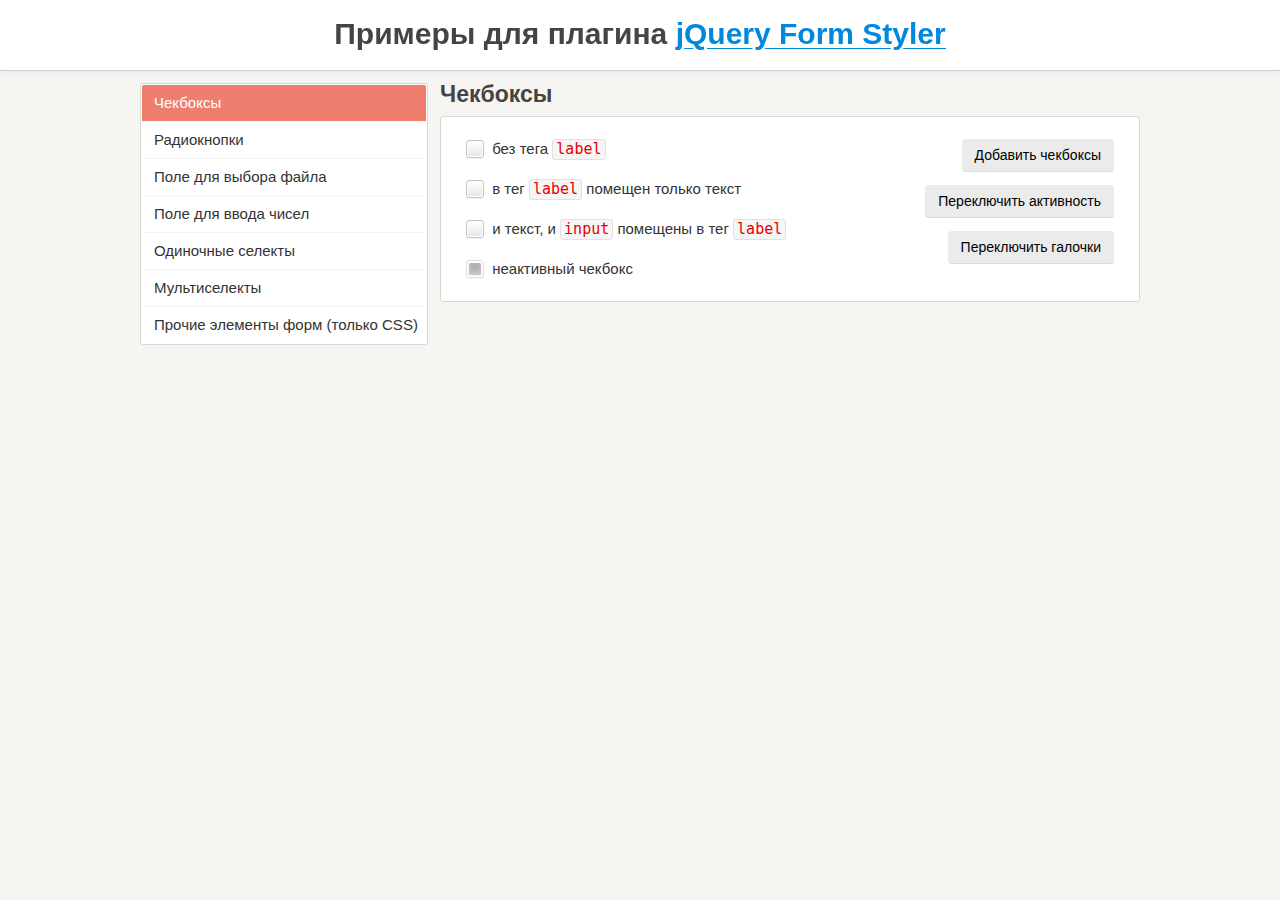
<file: libs/jQueryFormStyler-master/demo/index.html>
<!DOCTYPE html>
<html>
<head>
	<meta charset="utf-8" />
	<meta name="viewport" content="width=device-width, initial-scale=1.0" />
	<title>Примеры для плагина jQuery Form Styler</title>
	<link href="demo.css" rel="stylesheet" />
	<link href="../jquery.formstyler.css" rel="stylesheet" />
	<script src="http://ajax.googleapis.com/ajax/libs/jquery/1.11.3/jquery.min.js"></script>
	<script src="../jquery.formstyler.js"></script>
	<script>
		(function($) {
		$(function() {
			$('input, select').styler({
				selectSearch: true
			});
		});
		})(jQuery);
	</script>
	<script src="demo.js"></script>
</head>

<body>

<h1>Примеры для плагина <a href="http://dimox.name/jquery-form-styler/">jQuery Form Styler</a></h1>

<form method="post">
<div class="wrapper">

	<ul class="menu">
		<li class="current" data-hash="checkbox">Чекбоксы</li>
		<li data-hash="radio">Радиокнопки</li>
		<li data-hash="file">Поле для выбора файла</li>
		<li data-hash="number">Поле для ввода чисел</li>
		<li data-hash="select">Одиночные селекты</li>
		<li data-hash="multiselect">Мультиселекты</li>
		<li data-hash="css">Прочие элементы форм (только CSS)</li>
	</ul>

	<div class="content">

		<div class="box visible">
			<h2>Чекбоксы</h2>

			<div class="section lh">
				<div class="buttons">
					<button type="submit" class="button  add-checkbox">Добавить чекбоксы</button>
					<button type="submit" class="button  disable-input">Переключить активность</button>
					<button type="submit" class="button  check">Переключить галочки</button>
				</div>
				<input type="checkbox" /> без тега <code>label</code><br />
				<span id="r"><input type="checkbox" id="checkbox1" /></span> <label for="checkbox1"> в тег <code>label</code> помещен только текст</label><br />
				<label><input type="checkbox" /> и текст, и <code>input</code> помещены в тег <code>label</code></label><br />
				<label><input type="checkbox" disabled checked /> неактивный чекбокс</label>
			</div><!-- .section -->
		</div><!-- .box -->

		<div class="box">
			<h2>Радиокнопки</h2>

			<div class="section lh">
				<div class="buttons">
					<button type="submit" class="button  add-radio">Добавить радиокнопки</button>
					<button type="submit" class="button  disable-input">Переключить активность</button>
				</div>
				<input type="radio" name="radio" /> без тега <code>label</code><br />
				<input type="radio" name="radio" id="radio1" /> <label for="radio1"> в тег <code>label</code> помещен только текст</label><br />
				<label><input type="radio" name="radio" /> и текст, и <code>input</code> помещены в тег <code>label</code></label><br />
				<label><input type="radio" name="radio" disabled /> неактивная радиокнопка</label>
			</div><!-- .section -->
		</div><!-- .box -->

		<div class="box">
			<h2>Поле для выбора файла</h2>

			<div class="section">
				<div class="buttons">
					<button type="submit" class="button  add-file">Добавить поле</button>
					<button type="submit" class="button  disable-input">Переключить активность</button>
				</div>
				<input type="file" />
			</div><!-- .section -->
		</div><!-- .box -->

		<div class="box">
			<h2>Поле для ввода чисел</h2>

			<div class="section">
				<div class="buttons">
					<button type="submit" class="button  add-number">Добавить поле</button>
					<button type="submit" class="button  disable-input">Переключить активность</button>
				</div>
				<p>Поле без атрибутов.</p>
				<input type="number" />
			</div><!-- .section -->

			<div class="section">
				<p>Поле с атрибутами <code>min="0" max="100" step="5"</code>.</p>
				<input type="number" min="0" max="100" step="5" />
			</div><!-- .section -->

			<div class="section  number-plus-minus">
			<p>Другой вид переключателей.</p>
				<input type="number" />
			</div><!-- .section -->
		</div><!-- .box -->

		<div class="box">

			<h2>Одиночные селекты</h2>

			<p style="color: #43C617">По умолчанию ширина селекта на этой странице установлена 250 пикселей.</p>

			<div class="section">
				<div class="buttons">
					<button type="submit" class="button  add-select">Добавить селект</button>
					<button type="submit" class="button  add-options">Добавить пункты в список</button>
					<button type="submit" class="button  disable-select">Переключить активность селекта</button>
					<button type="submit" class="button  disable-options">Переключить активность пунктов</button>
				</div>
				<p><strong>Простой селект</strong> с несколькими пунктами, <br />один из них неактивный.</p>
				<select>
					<option>-- Выберите --</option>
					<option>Пункт 1</option>
					<option>Пункт 2</option>
					<option disabled>Пункт 3</option>
					<option>Пункт 4</option>
					<option>Пункт 5</option>
				</select>
			</div><!-- .section -->

			<div class="section">

				<p>Селект <strong>без заданной ширины</strong>, имеющий пункт <strong>с длинным текстом</strong>.</p>
				<select class="width-auto">
					<option>-- Выберите --</option>
					<option>Пункт 1</option>
					<option>Пункт 2</option>
					<option>Какой-то пункт с очень-очень-очень длинным-длинным-длинным текстом</option>
					<option>Пункт 4</option>
					<option>Пункт 5</option>
				</select>

				<br /><br />

				<p>Селект <strong>с шириной 200 пикселей</strong>, имеющий пункт <strong>с длинным текстом</strong>.</p>
				<select class="width-200">
					<option>-- Выберите --</option>
					<option>Пункт 1</option>
					<option>Пункт 2</option>
					<option>Какой-то пункт с очень-очень-очень длинным-длинным-длинным текстом</option>
					<option>Пункт 4</option>
					<option>Пункт 5</option>
				</select>

			</div><!-- .section -->

			<div class="section">

				<div class="sec maxheight">
					<p>Выпадающий список этого селекта <br /><strong>органичен по высоте</strong>.</p>
					<select>
						<option>-- Выберите --</option>
						<option>Пункт 1</option>
						<option>Пункт 2</option>
						<option>Пункт 3</option>
						<option>Пункт 4</option>
						<option>Пункт 5</option>
						<option>Пункт 6</option>
						<option>Пункт 7</option>
						<option>Пункт 8</option>
						<option>Пункт 9</option>
						<option>Пункт 10</option>
						<option>Пункт 11</option>
						<option>Пункт 12</option>
						<option>Пункт 13</option>
						<option>Пункт 14</option>
						<option>Пункт 15</option>
						<option>Пункт 16</option>
						<option>Пункт 17</option>
						<option>Пункт 18</option>
						<option>Пункт 19</option>
						<option>Пункт 20</option>
						<option>Пункт 21</option>
						<option>Пункт 22</option>
						<option>Пункт 23</option>
						<option>Пункт 24</option>
						<option>Пункт 25</option>
						<option>Пункт 26</option>
						<option>Пункт 27</option>
						<option>Пункт 28</option>
						<option>Пункт 29</option>
						<option>Пункт 30</option>
					</select>
				</div><!-- .sec -->

				<div class="sec">
					<p>Селект <strong>с длинным списком</strong>, не ограниченным максимальной высотой.</p>
					<select>
						<option>-- Выберите --</option>
						<option>Пункт 1</option>
						<option>Пункт 2</option>
						<option>Пункт 3</option>
						<option>Пункт 4</option>
						<option>Пункт 5</option>
						<option>Пункт 6</option>
						<option>Пункт 7</option>
						<option>Пункт 8</option>
						<option>Пункт 9</option>
						<option>Пункт 10</option>
						<option>Пункт 11</option>
						<option>Пункт 12</option>
						<option>Пункт 13</option>
						<option>Пункт 14</option>
						<option>Пункт 15</option>
						<option>Пункт 16</option>
						<option>Пункт 17</option>
						<option>Пункт 18</option>
						<option>Пункт 19</option>
						<option>Пункт 20</option>
						<option>Пункт 21</option>
						<option>Пункт 22</option>
						<option>Пункт 23</option>
						<option>Пункт 24</option>
						<option>Пункт 25</option>
						<option>Пункт 26</option>
						<option>Пункт 27</option>
						<option>Пункт 28</option>
						<option>Пункт 29</option>
						<option>Пункт 30</option>
						<option>Пункт 31</option>
						<option>Пункт 32</option>
						<option>Пункт 33</option>
						<option>Пункт 34</option>
						<option>Пункт 35</option>
						<option>Пункт 36</option>
						<option>Пункт 37</option>
						<option>Пункт 38</option>
						<option>Пункт 39</option>
						<option>Пункт 40</option>
						<option>Пункт 41</option>
						<option>Пункт 42</option>
						<option>Пункт 43</option>
						<option>Пункт 44</option>
						<option>Пункт 45</option>
						<option>Пункт 46</option>
						<option>Пункт 47</option>
						<option>Пункт 48</option>
						<option>Пункт 49</option>
						<option>Пункт 50</option>
						<option>Пункт 51</option>
						<option>Пункт 52</option>
						<option>Пункт 53</option>
						<option>Пункт 54</option>
						<option>Пункт 55</option>
						<option>Пункт 56</option>
						<option>Пункт 57</option>
						<option>Пункт 58</option>
						<option>Пункт 59</option>
						<option>Пункт 60</option>
						<option>Пункт 61</option>
						<option>Пункт 62</option>
						<option>Пункт 63</option>
						<option>Пункт 64</option>
						<option>Пункт 65</option>
						<option>Пункт 66</option>
						<option>Пункт 67</option>
						<option>Пункт 68</option>
						<option>Пункт 69</option>
						<option>Пункт 70</option>
						<option>Пункт 71</option>
						<option>Пункт 72</option>
						<option>Пункт 73</option>
						<option>Пункт 74</option>
						<option>Пункт 75</option>
						<option>Пункт 76</option>
						<option>Пункт 77</option>
						<option>Пункт 78</option>
						<option>Пункт 79</option>
						<option>Пункт 80</option>
						<option>Пункт 81</option>
						<option>Пункт 82</option>
						<option>Пункт 83</option>
						<option>Пункт 84</option>
						<option>Пункт 85</option>
						<option>Пункт 86</option>
						<option>Пункт 87</option>
						<option>Пункт 88</option>
						<option>Пункт 89</option>
						<option>Пункт 90</option>
						<option>Пункт 91</option>
						<option>Пункт 92</option>
						<option>Пункт 93</option>
						<option>Пункт 94</option>
						<option>Пункт 95</option>
						<option>Пункт 96</option>
						<option>Пункт 97</option>
						<option>Пункт 98</option>
						<option>Пункт 99</option>
						<option>Пункт 100</option>
					</select>
				</div><!-- .sec -->

			</div><!-- .section -->

			<div class="section">

				<div class="sec">
					<p>Проверяем, правильное ли значение передается при изменении. У оригинального селекта прописано: <code>onchange="alert(this.value)"</code>.</p>
					<select onchange="alert(this.value)">
						<option>-- Выберите --</option>
						<option>Пункт 1</option>
						<option>Пункт 2</option>
						<option>Пункт 3</option>
						<option>Пункт 4</option>
						<option>Пункт 5</option>
					</select>
				</div><!-- .sec -->

				<div class="sec">
					<p>Селект <strong>с замещающим текстом</strong> (placeholder). Текст "-- Выберите --" задан не через тег <code>option</code>, а через атрибут <code>data-placeholder</code>.</p>
					<select data-placeholder="-- Выберите --">
						<option label="-"></option>
						<option>Пункт 1</option>
						<option>Пункт 2</option>
						<option>Пункт 3</option>
						<option>Пункт 4</option>
						<option>Пункт 5</option>
					</select>
				</div><!-- .sec -->

			</div><!-- .section -->

			<div class="section">

				<div class="sec">
					<p>Селект <strong>с группировкой пунктов</strong> <br />(используется тег <code>optgroup</code>), один из них неактивный.</p>
					<select>
						<option>-- Выберите --</option>
						<optgroup label="Группа 1">
							<option>Пункт 1.1</option>
							<option>Пункт 1.2</option>
							<option>Пункт 1.3</option>
						</optgroup>
						<optgroup label="Группа 2">
							<option>Пункт 2.1</option>
							<option disabled>Пункт 2.2</option>
							<option>Пункт 2.3</option>
						</optgroup>
					</select>
				</div><!-- .sec -->

				<div class="sec">
					<p>Селект с выделением групп <strong>разными цветами</strong> (указаны классы <code>.color1</code> и <code>.color2</code> для <code>optgroup</code>).</p>
					<select>
						<option>-- Выберите --</option>
						<optgroup label="Группа 1" class="color1">
							<option>Пункт 1.1</option>
							<option>Пункт 1.2</option>
							<option>Пункт 1.3</option>
						</optgroup>
						<optgroup label="Группа 2" class="color2">
							<option>Пункт 2.1</option>
							<option>Пункт 2.2</option>
							<option>Пункт 2.3</option>
						</optgroup>
					</select>
				</div><!-- .sec -->

			</div><!-- .section -->

			<div class="section">

				<div class="sec showChanged">
					<p>Показываем, что селект изменен, используя класс <code>.changed</code> (появляется зеленая обводка).</p>
					<select>
						<option>-- Выберите --</option>
						<option>Пункт 1</option>
						<option>Пункт 2</option>
						<option>Пункт 3</option>
						<option>Пункт 4</option>
						<option>Пункт 5</option>
					</select>
				</div><!-- .sec -->

				<div class="sec lang">
					<p>Класс, указаннный для <code>option</code>, передается свернутом селекту, благодаря чему мы в нем видим флаг.</p>
					<select>
						<option>-- Выберите язык --</option>
						<option class="lang-en">Английский</option>
						<option class="lang-es">Испанский</option>
						<option class="lang-de">Немецкий</option>
						<option class="lang-ru">Русский</option>
						<option class="lang-fr">Французский</option>
					</select>
				</div><!-- .sec -->

			</div><!-- .section -->

			<br /><br /><br /><br /><br /><br /><br /><br /><br /><br />

		</div><!-- .box -->

		<div class="box">

			<h2>Мультиселекты</h2>

			<div class="section">
				<div class="buttons">
					<button type="submit" class="button  add-select  multiple">Добавить селект</button>
					<button type="submit" class="button  add-options">Добавить пункты в список</button>
					<button type="submit" class="button  disable-select">Переключить активность селекта</button>
					<button type="submit" class="button  disable-options">Переключить активность пунктов</button>
				</div>
				<p><strong>Мультиселект</strong>, один из пунктов неактивный, <br />параметр <code>size</code> не указан.</p>
				<select multiple>
					<option>-- Выберите --</option>
					<option>Пункт 1</option>
					<option>Пункт 2</option>
					<option disabled>Пункт 3</option>
					<option>Пункт 4</option>
					<option>Пункт 5</option>
				</select>
			</div><!-- .section -->

			<div class="section">
				<p>Мультиселект <strong>с параметром</strong> <code>size</code> <strong>равным</strong> <code>6</code> и <strong>с заданной шириной</strong> (400 пикселей).</p>
				<select multiple size="6" class="width-400">
					<option>-- Выберите один или несколько пунктов --</option>
					<option>Пункт 1</option>
					<option>Пункт 2</option>
					<option>Пункт 3</option>
					<option>Пункт 4</option>
					<option>Пункт 5</option>
				</select>
			</div><!-- .section -->

			<div class="section">

				<div class="sec">
					<p>Мультиселект <strong>с группировкой пунктов</strong> (используется тег <code>optgroup</code>), один из них неактивный.</p>
					<select multiple size="9">
						<option>-- Выберите --</option>
						<optgroup label="Группа 1">
							<option>Пункт 1.1</option>
							<option>Пункт 1.2</option>
							<option>Пункт 1.3</option>
						</optgroup>
						<optgroup label="Группа 2">
							<option>Пункт 2.1</option>
							<option disabled>Пункт 2.2</option>
							<option>Пункт 2.3</option>
						</optgroup>
					</select>
				</div><!-- .sec -->

				<div class="sec">
					<p>Мультиселект с выделением групп <strong>разными цветами</strong> (указаны классы <code>.color1</code> и <code>.color2</code> для <code>optgroup</code>).</p>
					<select multiple size="9">
						<option>-- Выберите --</option>
						<optgroup label="Группа 1" class="color1">
							<option>Пункт 1.1</option>
							<option>Пункт 1.2</option>
							<option>Пункт 1.3</option>
						</optgroup>
						<optgroup label="Группа 2" class="color2">
							<option>Пункт 2.1</option>
							<option>Пункт 2.2</option>
							<option>Пункт 2.3</option>
						</optgroup>
					</select>
				</div><!-- .sec -->

			</div><!-- .section -->

		</div><!-- .box -->

		<div class="box">

			<h2>Прочие элементы форм (только CSS)</h2>

			<div class="section css">
				<p>Стилизация данных элементов <strong>не требует наличия плагина</strong>.</p>

				<input class="styler" type="text" size="60" placeholder="Однострочное текстовое поле..." /> <code>&lt;input type="text"></code>

				<input class="styler" type="password" size="60" placeholder="Поле для ввода пароля..." /> <code>&lt;input type="password"></code>

				<textarea class="styler" cols="60" rows="5" placeholder="Многострочное текстовое поле..."></textarea> <code>&lt;textarea>&lt;/textarea></code><br />

				<input class="styler" type="button" value="Кнопка" /> <code>&lt;input type="button"></code><br />

				<button class="styler" type="submit">Кнопка</button> <code>&lt;button>&lt;/button></code><br />

				<input class="styler" type="reset" value="Сброс" /> <code>&lt;input type="reset"></code><br />

				<input class="styler" type="button" value="Кнопка неактивная" disabled /> <code>&lt;input type="button" disabled></code><br />
				<button class="styler" type="submit" disabled>Кнопка неактивная</button> <code>&lt;button disabled>&lt;/button></code>

			</div><!-- .section -->

		</div><!-- .box -->

	</div><!-- .content -->

</div><!-- .wrapper -->
</form>

</body>
</html>
</file>
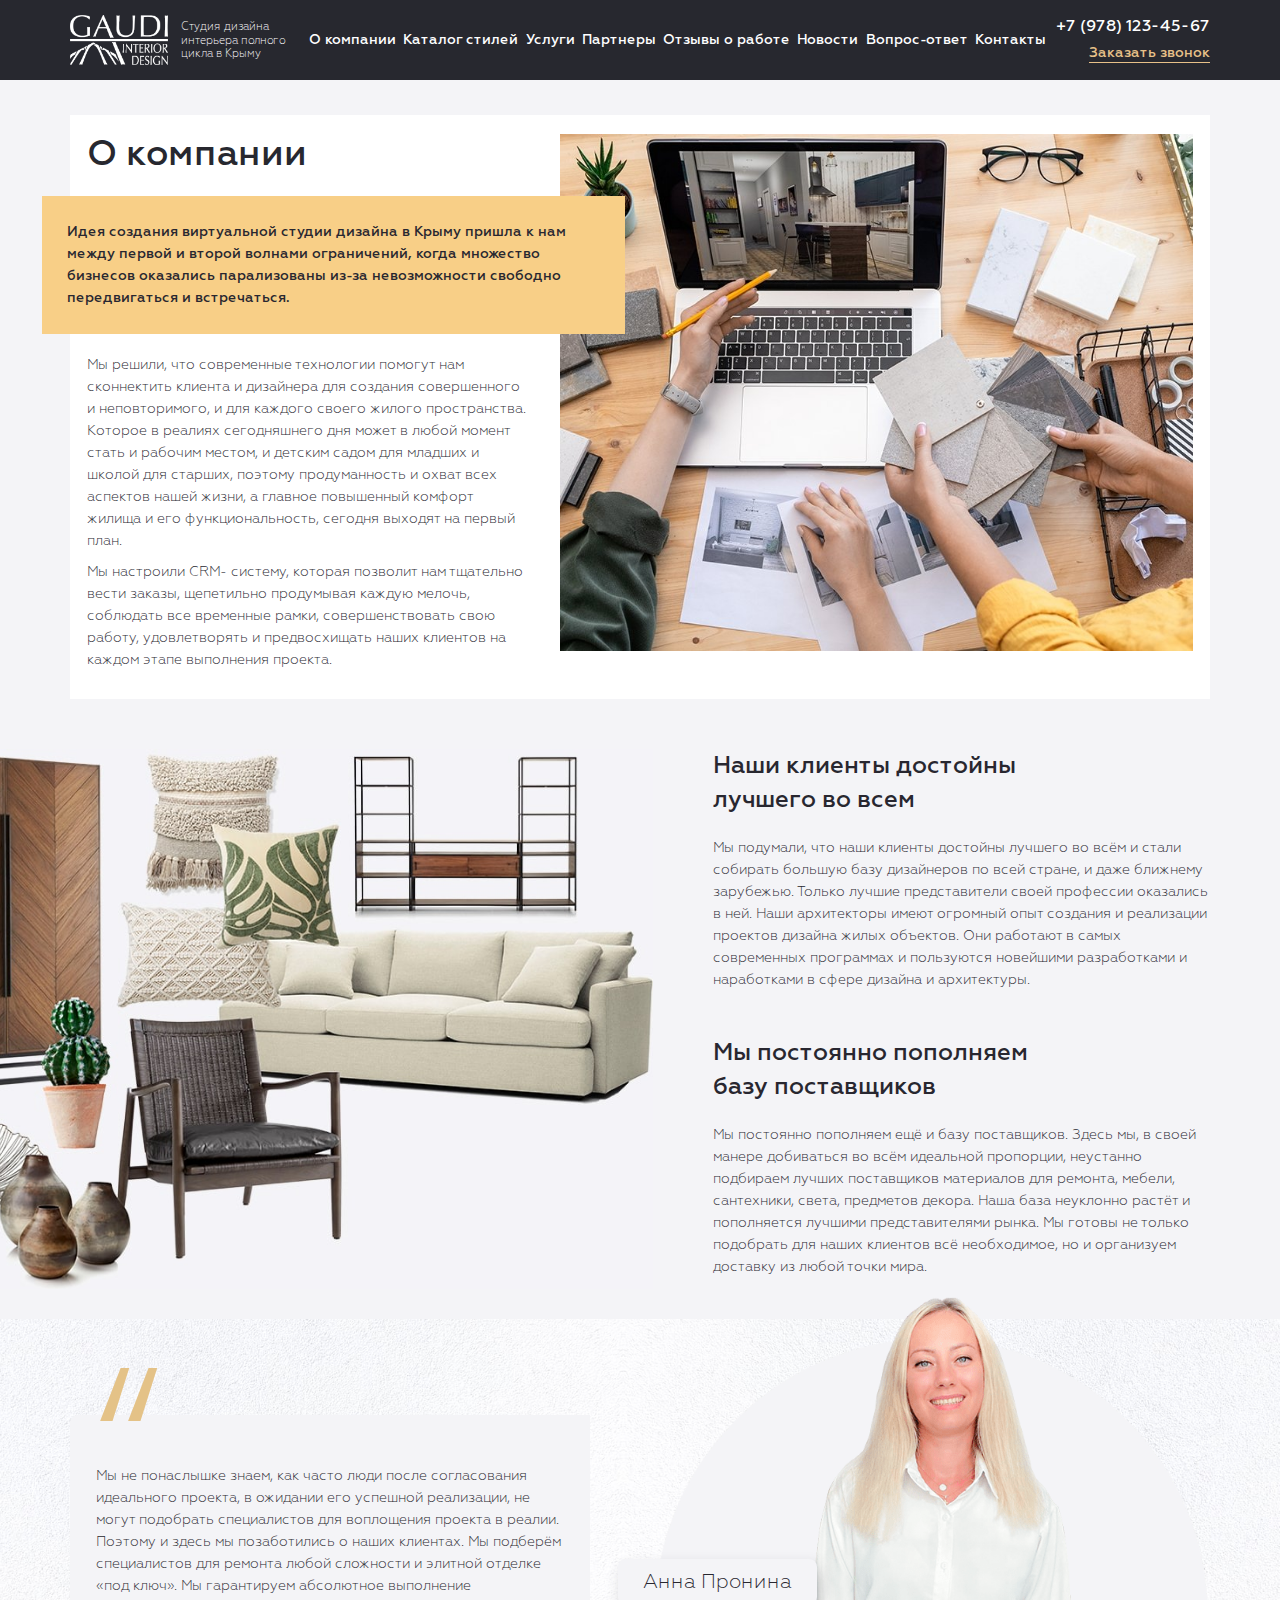
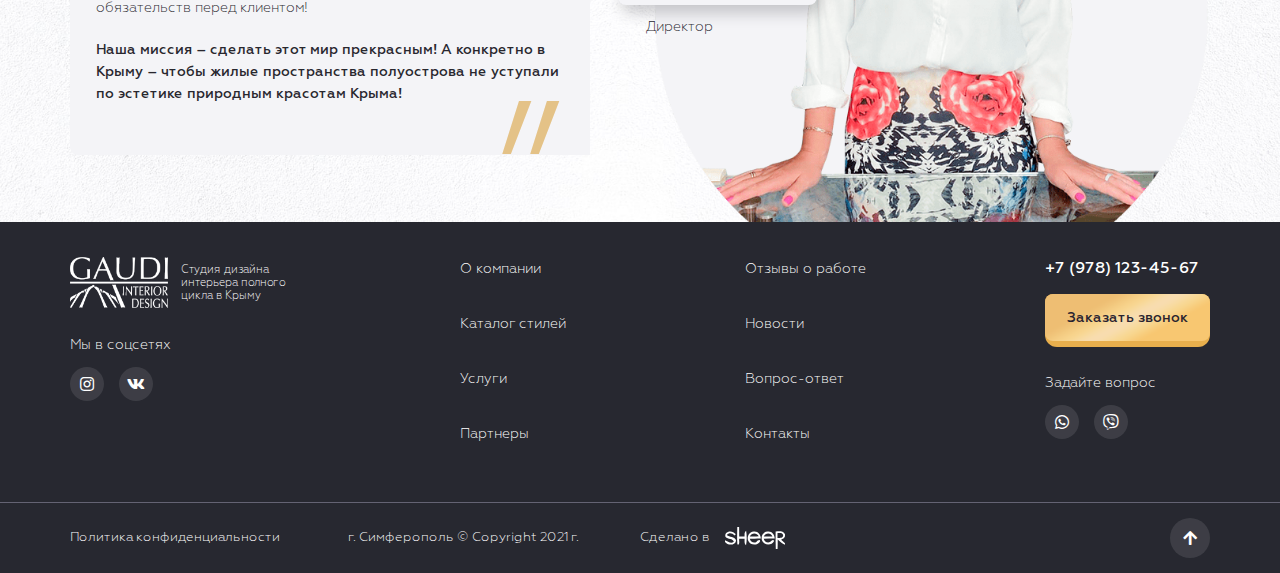
<file: about.html>
<!DOCTYPE html>
<!--[if lt IE 7]><html lang="ru" class="lt-ie9 lt-ie8 lt-ie7"><![endif]-->
<!--[if IE 7]><html lang="ru" class="lt-ie9 lt-ie8"><![endif]-->
<!--[if IE 8]><html lang="ru" class="lt-ie9"><![endif]-->
<!--[if gt IE 8]><!-->
<html lang="ru">
<!--<![endif]-->
<head>
	<meta charset="utf-8" />
	<title>Заголовок</title>
	<meta name="description" content="" />
	<meta http-equiv="X-UA-Compatible" content="IE=edge" />
	<meta name="viewport" content="width=device-width, initial-scale=1.0" />
	<link rel="shortcut icon" href="favicon.png" />
	<link rel="stylesheet" href="libs/bootstrap/bootstrap-grid.css" />
	<link rel="stylesheet" href="libs/fontawesome-free-5.12.0-web/css/all.min.css" />
	<link rel="stylesheet" href="libs/fancybox/jquery.fancybox.css" />
	<link rel="stylesheet" href="libs/slick-1.5.9/slick/slick.css" />
	<link rel="stylesheet" href="libs/slick-1.5.9/slick/slick-theme.css" />
	<link rel="stylesheet" href="libs/ion.rangeSlider-master/css/ion.rangeSlider.min.css" />
	<link rel="stylesheet" href="css/fonts.css" />
	<link rel="stylesheet" href="css/main.css?ver=1.12" />
	<link rel="stylesheet" href="css/media.css?ver=1.12" />
</head>
<body>

	<div class="wrapper wrapper_page">

		<header class="header default"> 
			<div class="container">
				<div class="header__wrap">
					<div class="logo-wrap">
						<a href="#" class="logo">
							<img src="img/logo.png" alt="alt">
						</a>
						<div class="logo-descr">Студия дизайна интерьера полного цикла в Крыму</div>
					</div>
					<ul class="menu">
						<li><a href="#">О компании</a></li>
						<li><a href="#">Каталог стилей</a></li>
						<li><a href="#">Услуги</a></li>
						<li><a href="#">Партнеры</a></li>
						<li><a href="#">Отзывы о работе</a></li>
						<li><a href="#">Новости</a></li>
						<li><a href="#">Вопрос-ответ</a></li>
						<li><a href="#">Контакты</a></li>
					</ul>
					<div class="header__right">
						<a href="tel:+79781234567" class="phone-main">+7 (978) 123-45-67</a>
						<a href="#callback" class="link-main fancybox">Заказать звонок</a>
					</div>
					<a href="tel:+79781234567" class="phone-mob"><i class="fas fa-phone"></i></a>
					<span class="btn_nav">
						<span class='sandwich'>
							<span class='sw-topper'></span>
							<span class='sw-bottom'></span>
							<span class='sw-footer'></span>
						</span>
					</span>
				</div>
			</div>
			<div class="menu-mobile">
				<ul class="menu">
					<li><a href="#">О компании</a></li>
					<li><a href="#">Каталог стилей</a></li>
					<li><a href="#">Услуги</a></li>
					<li><a href="#">Партнеры</a></li>
					<li><a href="#">Отзывы о работе</a></li>
					<li><a href="#">Новости</a></li>
					<li><a href="#">Вопрос-ответ</a></li>
					<li><a href="#">Контакты</a></li>
				</ul>
				<div class="header__right">
					<a href="tel:+79781234567" class="phone-main">+7 (978) 123-45-67</a>
					<a href="#callback" class="link-main fancybox">Заказать звонок</a>
				</div>
				<ul class="list-social list-social_page">
					<li><a href="#"><i class="fab fa-instagram"></i></a></li>
					<li><a href="#"><i class="fab fa-vk"></i></a></li>
					<li><a href="#"><i class="fab fa-whatsapp"></i></a></li>
					<li><a href="#"><i class="fab fa-viber"></i></a></li>
				</ul>
			</div> 
		</header>

		<div class="about">
			<div class="container">
				<div class="about-block">
					<div class="row">
						<div class="col-lg-5">
							<div class="title-section">О компании</div>
							<div class="about-block__descr">
								<p>Идея создания виртуальной студии дизайна в Крыму пришла к нам между первой и второй волнами ограничений, когда множество бизнесов оказались парализованы из-за невозможности свободно передвигаться и встречаться.</p>
							</div>
							<p>Мы решили, что современные технологии помогут нам сконнектить клиента и дизайнера для создания совершенного и неповторимого, и для каждого своего жилого пространства. Которое в реалиях сегодняшнего дня может в любой момент стать и рабочим местом, и детским садом для младших и школой для старших, поэтому продуманность и охват всех аспектов нашей жизни, а главное повышенный комфорт жилища и его функциональность, сегодня выходят на первый план. </p>
							<p>Мы настроили CRM- систему, которая позволит нам тщательно вести заказы, щепетильно продумывая каждую мелочь, соблюдать все временные рамки, совершенствовать свою работу, удовлетворять и предвосхищать наших клиентов на каждом этапе выполнения проекта.</p>
						</div>
						<div class="col-lg-7">
							<img src="img/about1.jpg" alt="alt">
						</div>
					</div>
				</div>
				<div class="row row_about">
					<div class="col-lg-7">
						<div class="about__image">
							<img src="img/about2.jpg" alt="alt">
						</div>
					</div>
					<div class="col-lg-5">
						<div class="text-about">
							<div class="title-middle">Наши клиенты достойны лучшего во всем</div>
							<p>Мы подумали, что наши клиенты достойны лучшего во всём и стали собирать большую базу дизайнеров по всей стране, и даже ближнему зарубежью. Только лучшие представители своей профессии оказались в ней. Наши архитекторы имеют огромный опыт создания и реализации проектов дизайна жилых объектов. Они работают в самых современных программах и пользуются новейшими разработками и наработками в сфере дизайна и архитектуры.</p>
							<div class="title-middle">Мы постоянно пополняем базу поставщиков</div>
							<p>Мы постоянно пополняем ещё и базу поставщиков. Здесь мы, в своей манере добиваться во всём идеальной пропорции, неустанно подбираем лучших поставщиков материалов для ремонта, мебели, сантехники, света, предметов декора. Наша база неуклонно растёт и пополняется лучшими представителями рынка. Мы готовы не только подобрать для наших клиентов всё необходимое, но и организуем доставку из любой точки мира.</p>
						</div>
					</div>
				</div>
			</div>
		</div>

		<div class="director">
			<div class="container">
				<div class="row align-items-center">
					<div class="col-lg-6">
						<div class="director__text">
							<p>Мы не понаслышке знаем, как часто люди после согласования идеального проекта, в ожидании его успешной реализации, не могут подобрать специалистов для воплощения проекта в реалии. Поэтому и здесь мы позаботились о наших клиентах. Мы подберём специалистов для ремонта любой сложности и элитной отделке «под ключ». Мы гарантируем абсолютное выполнение обязательств перед клиентом!</p>
							<p><strong>Наша миссия – сделать этот мир прекрасным! А конкретно в Крыму – чтобы жилые пространства полуострова не уступали по эстетике природным красотам Крыма!</strong></p>
						</div>
					</div>
					<div class="col-lg-6">
						<div class="director-image">
							<div class="director-image__content">
								<div class="director-image__name">Анна Пронина</div>
								<div class="director-image__descr">Директор</div>
							</div>
							<img src="img/director.png" alt="alt">
						</div>
					</div>
				</div>
			</div>
		</div>

		<footer class="footer">
			<div class="container">
				<div class="row">
					<div class="col-md-4 col-6">
						<div class="logo-wrap">
							<a href="#" class="logo">
								<img src="img/logo.png" alt="alt">
							</a>
							<div class="logo-descr">Студия дизайна интерьера полного цикла в Крыму</div>
						</div>
						<div>Мы в соцсетях</div>
						<ul class="list-social list-social_page">
							<li><a href="#"><i class="fab fa-instagram"></i></a></li>
							<li><a href="#"><i class="fab fa-vk"></i></a></li>
						</ul>
					</div>
					<div class="col-md-6">
						<ul class="footer__nav">
							<li><a href="#">О компании</a></li>
							<li><a href="#">Каталог стилей</a></li>
							<li><a href="#">Услуги</a></li>
							<li><a href="#">Партнеры</a></li>
							<li><a href="#">Отзывы о работе</a></li>
							<li><a href="#">Новости</a></li>
							<li><a href="#">Вопрос-ответ</a></li>
							<li><a href="#">Контакты</a></li>
						</ul>
					</div>
					<div class="col-md-2 col-6">
						<div class="footer__right">
							<a href="tel:+79781234567" class="phone-main">+7 (978) 123-45-67</a>
							<a href="#callback" class="btn-main fancybox">Заказать звонок</a>
							<div>Задайте вопрос</div>
							<ul class="list-social list-social_page">
								<li><a href="#"><i class="fab fa-whatsapp"></i></a></li>
								<li><a href="#"><i class="fab fa-viber"></i></a></li>
							</ul>
						</div>
					</div>
				</div>
			</div>
			<div class="footer__bottom">
				<div class="container">
					<div class="row align-items-center">
						<div class="col-lg-3 col-sm-6">
							<a href="#">Политика конфиденциальности</a>
						</div>
						<div class="col-lg-3 col-sm-6 col_copyright">
							<p>г. Симферополь © Copyright  2021 г.</p>
						</div>
						<div class="col-lg-3 col-sm-6 col_pl">
							<div class="create">Сделано в <img src="img/copy.svg" alt="alt"></div>
						</div>
						<div class="col-lg-3 col-sm-6 align_right">
							<a href="#" class="btn_top default"><i class="fa fa-arrow-up"></i></a>
						</div>
					</div>
				</div>
			</div>
		</footer>
		
	</div>

	<!--[if lt IE 9]>
	<script src="libs/html5shiv/es5-shim.min.js"></script>
	<script src="libs/html5shiv/html5shiv.min.js"></script>
	<script src="libs/html5shiv/html5shiv-printshiv.min.js"></script>
	<script src="libs/respond/respond.min.js"></script>
<![endif]-->
<script src="libs/jquery/jquery-1.11.1.min.js"></script>
<script src="libs/jquery-mousewheel/jquery.mousewheel.min.js"></script>
<script src="libs/fancybox/jquery.fancybox.pack.js"></script>
<script src="libs/slick-1.5.9/slick/slick.min.js"></script>
<script src="libs/scroll2id/PageScroll2id.min.js"></script>
<script src="libs/mask/jquery.maskedinput.js"></script>
<script src="libs/ion.rangeSlider-master/js/ion.rangeSlider.min.js"></script>
<script src="libs/jQueryFormStyler-master/jquery.formstyler.min.js"></script>
<script src="js/common.js?ver=1.12"></script>
<!-- Yandex.Metrika counter --><!-- /Yandex.Metrika counter -->
<!-- Google Analytics counter --><!-- /Google Analytics counter -->
</body>
</html>
</file>
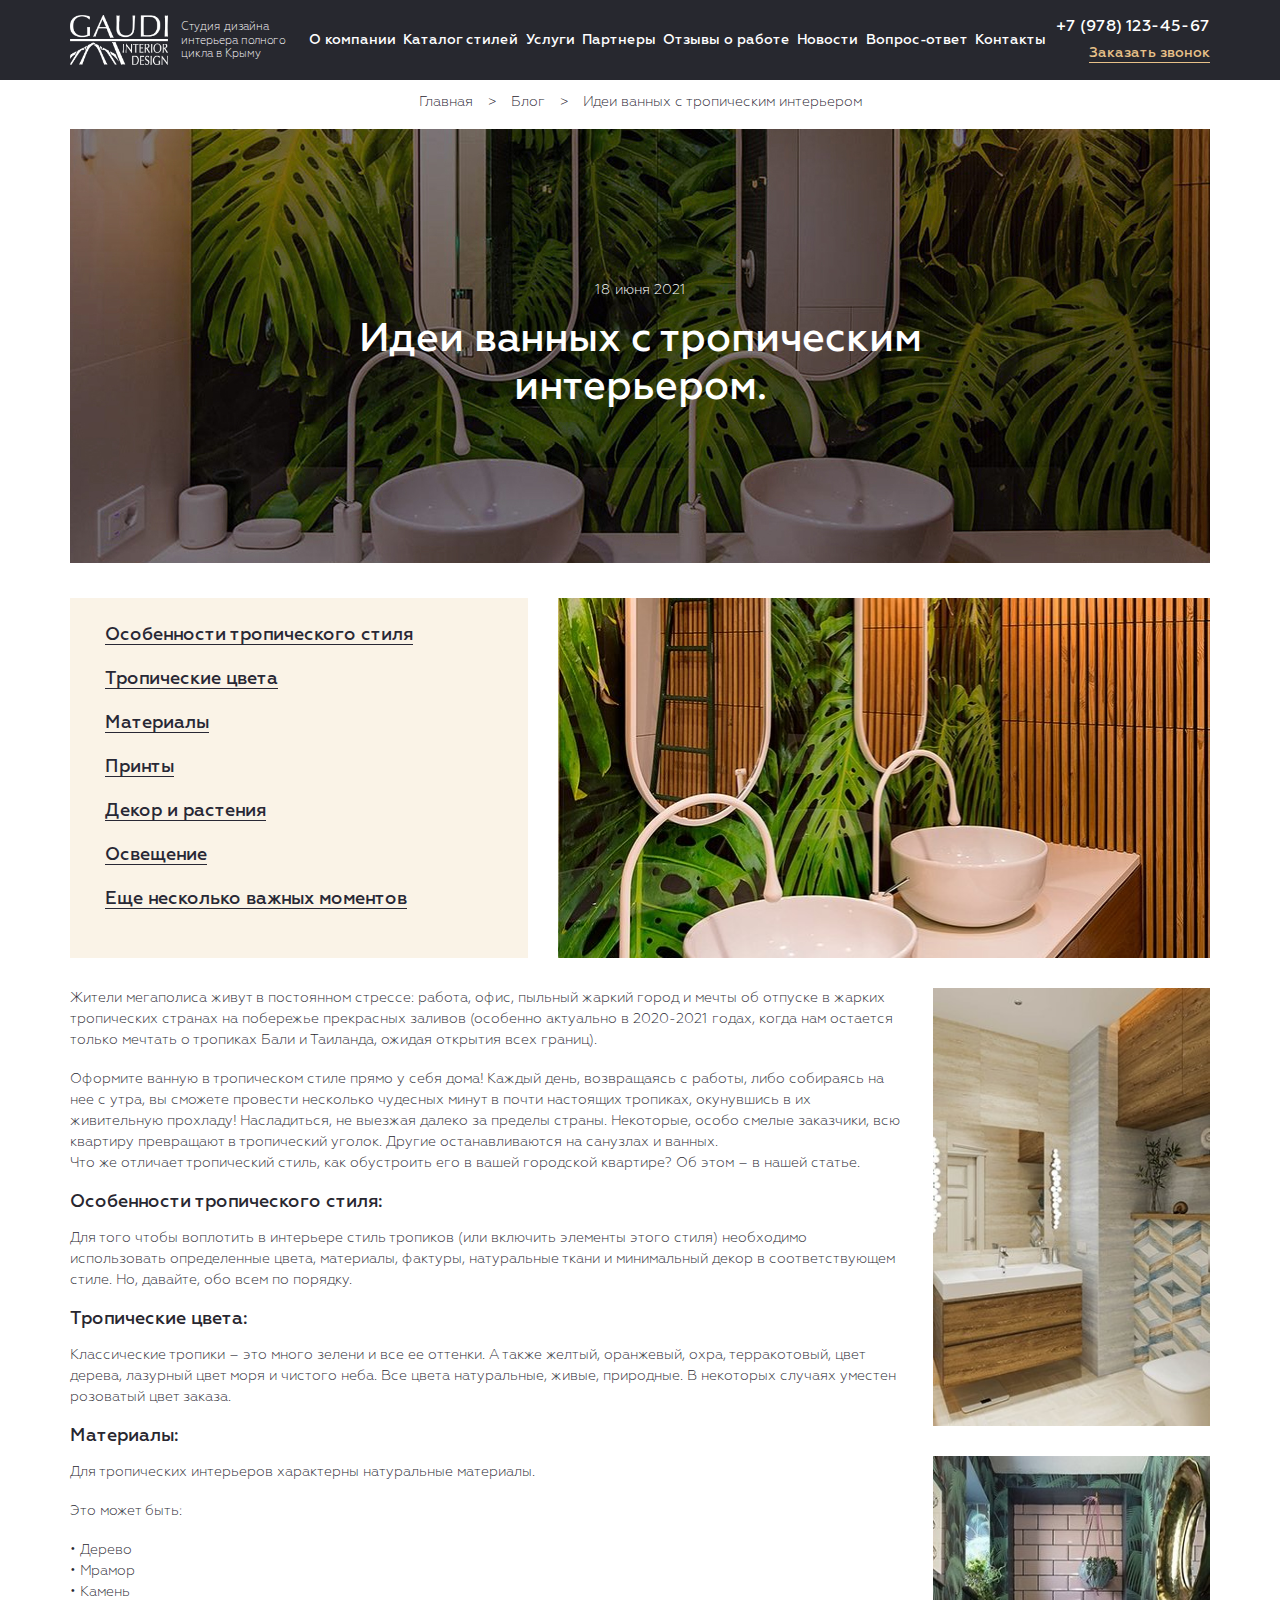
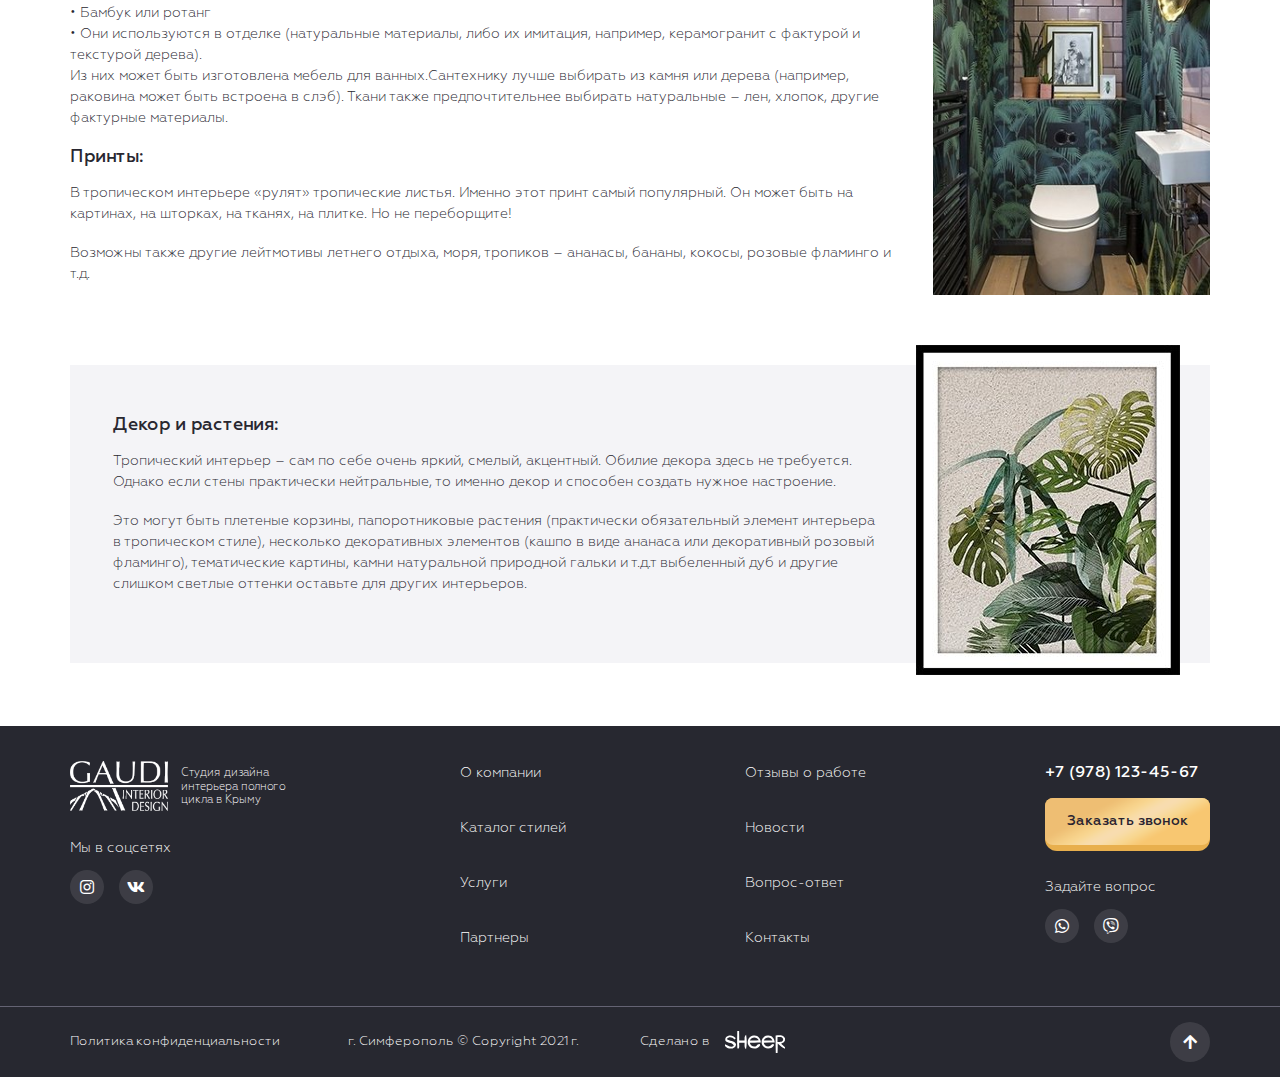
<file: article.html>
<!DOCTYPE html>
<!--[if lt IE 7]><html lang="ru" class="lt-ie9 lt-ie8 lt-ie7"><![endif]-->
<!--[if IE 7]><html lang="ru" class="lt-ie9 lt-ie8"><![endif]-->
<!--[if IE 8]><html lang="ru" class="lt-ie9"><![endif]-->
<!--[if gt IE 8]><!-->
<html lang="ru">
<!--<![endif]-->
<head>
	<meta charset="utf-8" />
	<title>Заголовок</title>
	<meta name="description" content="" />
	<meta http-equiv="X-UA-Compatible" content="IE=edge" />
	<meta name="viewport" content="width=device-width, initial-scale=1.0" />
	<link rel="shortcut icon" href="favicon.png" />
	<link rel="stylesheet" href="libs/bootstrap/bootstrap-grid.css" />
	<link rel="stylesheet" href="libs/fontawesome-free-5.12.0-web/css/all.min.css" />
	<link rel="stylesheet" href="libs/fancybox/jquery.fancybox.css" />
	<link rel="stylesheet" href="libs/slick-1.5.9/slick/slick.css" />
	<link rel="stylesheet" href="libs/slick-1.5.9/slick/slick-theme.css" />
	<link rel="stylesheet" href="libs/ion.rangeSlider-master/css/ion.rangeSlider.min.css" />
	<link rel="stylesheet" href="css/fonts.css" />
	<link rel="stylesheet" href="css/main.css?ver=1.6" />
	<link rel="stylesheet" href="css/media.css?ver=1.6" />
</head>
<body>

	<div class="wrapper wrapper_page">
  
		<header class="header default">
			<div class="container">
				<div class="header__wrap">
					<div class="logo-wrap">
						<a href="#" class="logo">
							<img src="img/logo.png" alt="alt">
						</a>
						<div class="logo-descr">Студия дизайна интерьера полного цикла в Крыму</div>
					</div>
					<ul class="menu">
						<li><a href="#">О компании</a></li>
						<li><a href="#">Каталог стилей</a></li>
						<li><a href="#">Услуги</a></li>
						<li><a href="#">Партнеры</a></li>
						<li><a href="#">Отзывы о работе</a></li>
						<li><a href="#">Новости</a></li>
						<li><a href="#">Вопрос-ответ</a></li>
						<li><a href="#">Контакты</a></li>
					</ul>
					<div class="header__right">
						<a href="tel:+79781234567" class="phone-main">+7 (978) 123-45-67</a>
						<a href="#callback" class="link-main fancybox">Заказать звонок</a>
					</div>
					<a href="tel:+79781234567" class="phone-mob"><i class="fas fa-phone"></i></a>
					<span class="btn_nav">
						<span class='sandwich'>
							<span class='sw-topper'></span>
							<span class='sw-bottom'></span>
							<span class='sw-footer'></span>
						</span>
					</span>
				</div>
			</div>
			<div class="menu-mobile">
				<ul class="menu">
					<li><a href="#">О компании</a></li>
					<li><a href="#">Каталог стилей</a></li>
					<li><a href="#">Услуги</a></li>
					<li><a href="#">Партнеры</a></li>
					<li><a href="#">Отзывы о работе</a></li>
					<li><a href="#">Новости</a></li>
					<li><a href="#">Вопрос-ответ</a></li>
					<li><a href="#">Контакты</a></li>
				</ul>
				<div class="header__right">
					<a href="tel:+79781234567" class="phone-main">+7 (978) 123-45-67</a>
					<a href="#callback" class="link-main fancybox">Заказать звонок</a>
				</div>
				<ul class="list-social list-social_page">
					<li><a href="#"><i class="fab fa-instagram"></i></a></li>
					<li><a href="#"><i class="fab fa-vk"></i></a></li>
					<li><a href="#"><i class="fab fa-whatsapp"></i></a></li>
					<li><a href="#"><i class="fab fa-viber"></i></a></li>
				</ul>
			</div> 
		</header>

		<div class="article">
			<div class="container">
				<ul class="breadcumbs">
					<li><a href="#">Главная</a><span>></span></li>
					<li><a href="#">Блог</a><span>></span></li>
					<li>Идеи ванных с тропическим интерьером</li>
				</ul>
				<div class="article-image">
					<img src="img/article.jpg" alt="alt">
					<div class="article-image__content">
						<div>18 июня 2021</div>
						<h1>Идеи ванных с тропическим интерьером.</h1>
					</div>
				</div>
				<div class="row">
					<div class="col-lg-5">
						<div class="nav-article">
							<ul>
								<li><a href="#article1">Особенности тропического стиля</a></li>
								<li><a href="#article2">Тропические цвета</a></li>
								<li><a href="#article3">Материалы</a></li>
								<li><a href="#article4">Принты</a></li>
								<li><a href="#article5">Декор и растения</a></li>
								<li><a href="#article5">Освещение</a></li>
								<li><a href="#article5">Еще несколько важных моментов</a></li>
							</ul>
						</div>
					</div>
					<div class="col-lg-7">
						<img src="img/article1.jpg" alt="alt">
					</div>
				</div>
				<div class="row row_article">
					<div class="col-lg-9">
						<p>Жители мегаполиса живут в постоянном стрессе: работа, офис, пыльный жаркий город и мечты об отпуске в жарких тропических странах на побережье прекрасных заливов (особенно актуально в 2020-2021 годах, когда нам остается только мечтать о тропиках Бали и Таиланда, ожидая открытия всех границ). </p>
						<p>Оформите ванную в тропическом стиле прямо у себя дома! Каждый день, возвращаясь с работы, либо собираясь на нее с утра, вы сможете провести несколько чудесных минут в почти настоящих тропиках, окунувшись в их живительную прохладу! Насладиться, не выезжая далеко за пределы страны. Некоторые, особо смелые заказчики, всю квартиру превращают в тропический уголок. Другие останавливаются на санузлах и ванных. <br>Что же отличает тропический стиль, как обустроить его в вашей городской квартире? Об этом – в нашей статье. </p>
						<h2 id="article1">Особенности тропического стиля: </h2>
						<p>Для того чтобы воплотить в интерьере стиль тропиков (или включить элементы этого стиля) необходимо использовать определенные цвета, материалы, фактуры, натуральные ткани и минимальный декор в соответствующем стиле. Но, давайте, обо всем по порядку.</p>
						<h2 id="article2">Тропические цвета: </h2>
						<p>Классические тропики – это много зелени и все ее оттенки. А также желтый, оранжевый, охра, терракотовый, цвет дерева, лазурный цвет моря и чистого неба. Все цвета натуральные, живые, природные. В некоторых случаях уместен розоватый цвет заказа. </p>
						<h2 id="article3">Материалы: </h2>
						<p>Для тропических интерьеров характерны натуральные материалы.</p>
						<p>Это может быть:</p>
						<ul>
							<li>Дерево</li>
							<li>Мрамор</li>
							<li>Камень</li>
							<li>Бамбук или ротанг</li>
							<li>Они используются в отделке (натуральные материалы, либо их имитация, например, керамогранит с фактурой и текстурой дерева).</li>
						</ul>
						<p>Из них может быть изготовлена мебель для ванных.Сантехнику лучше выбирать из камня или дерева (например, раковина может быть встроена в слэб). Ткани также предпочтительнее выбирать натуральные – лен, хлопок, другие фактурные материалы.</p>
						<h2 id="article4">Принты:</h2>
						<p>В тропическом интерьере «рулят» тропические листья. Именно этот принт самый популярный. Он может быть на картинах, на шторках, на тканях, на плитке. Но не переборщите! </p>
						<p>Возможны также другие лейтмотивы летнего отдыха, моря, тропиков – ананасы, бананы, кокосы, розовые фламинго и т.д.</p>
					</div>
					<div class="col-lg-3">
						<img src="img/article2.jpg" alt="alt">
						<img src="img/article3.jpg" alt="alt">
					</div>
				</div>
				<blockquote id="article5">
					<img src="img/article4.jpg" alt="alt">
					<h2>Декор и растения:</h2>
					<p>Тропический интерьер – сам по себе очень яркий, смелый, акцентный. Обилие декора здесь не требуется. Однако если стены практически нейтральные, то именно декор и способен создать нужное настроение. </p>
					<p>Это могут быть плетеные корзины, папоротниковые растения (практически обязательный элемент интерьера в тропическом стиле), несколько декоративных элементов (кашпо в виде ананаса или декоративный розовый фламинго), тематические картины, камни натуральной природной гальки и т.д.т выбеленный дуб и другие слишком светлые оттенки оставьте для других интерьеров.</p>
				</blockquote>
			</div>
		</div>

		<footer class="footer">
			<div class="container">
				<div class="row">
					<div class="col-md-4 col-6">
						<div class="logo-wrap">
							<a href="#" class="logo">
								<img src="img/logo.png" alt="alt">
							</a>
							<div class="logo-descr">Студия дизайна интерьера полного цикла в Крыму</div>
						</div>
						<div>Мы в соцсетях</div>
						<ul class="list-social list-social_page">
							<li><a href="#"><i class="fab fa-instagram"></i></a></li>
							<li><a href="#"><i class="fab fa-vk"></i></a></li>
						</ul>
					</div>
					<div class="col-md-6">
						<ul class="footer__nav">
							<li><a href="#">О компании</a></li>
							<li><a href="#">Каталог стилей</a></li>
							<li><a href="#">Услуги</a></li>
							<li><a href="#">Партнеры</a></li>
							<li><a href="#">Отзывы о работе</a></li>
							<li><a href="#">Новости</a></li>
							<li><a href="#">Вопрос-ответ</a></li>
							<li><a href="#">Контакты</a></li>
						</ul>
					</div>
					<div class="col-md-2 col-6">
						<div class="footer__right">
							<a href="tel:+79781234567" class="phone-main">+7 (978) 123-45-67</a>
							<a href="#callback" class="btn-main fancybox">Заказать звонок</a>
							<div>Задайте вопрос</div>
							<ul class="list-social list-social_page">
								<li><a href="#"><i class="fab fa-whatsapp"></i></a></li>
								<li><a href="#"><i class="fab fa-viber"></i></a></li>
							</ul>
						</div>
					</div>
				</div>
			</div>
			<div class="footer__bottom">
				<div class="container">
					<div class="row align-items-center">
						<div class="col-lg-3 col-sm-6">
							<a href="#">Политика конфиденциальности</a>
						</div>
						<div class="col-lg-3 col-sm-6 col_copyright">
							<p>г. Симферополь © Copyright  2021 г.</p>
						</div>
						<div class="col-lg-3 col-sm-6 col_pl">
							<div class="create">Сделано в <img src="img/copy.svg" alt="alt"></div>
						</div>
						<div class="col-lg-3 col-sm-6 align_right">
							<a href="#" class="btn_top default"><i class="fa fa-arrow-up"></i></a>
						</div>
					</div>
				</div>
			</div>
		</footer>
		
	</div>

	<!--[if lt IE 9]>
	<script src="libs/html5shiv/es5-shim.min.js"></script>
	<script src="libs/html5shiv/html5shiv.min.js"></script>
	<script src="libs/html5shiv/html5shiv-printshiv.min.js"></script>
	<script src="libs/respond/respond.min.js"></script>
<![endif]-->
<script src="libs/jquery/jquery-1.11.1.min.js"></script>
<script src="libs/jquery-mousewheel/jquery.mousewheel.min.js"></script>
<script src="libs/fancybox/jquery.fancybox.pack.js"></script>
<script src="libs/slick-1.5.9/slick/slick.min.js"></script>
<script src="libs/scroll2id/PageScroll2id.min.js"></script>
<script src="libs/mask/jquery.maskedinput.js"></script>
<script src="libs/ion.rangeSlider-master/js/ion.rangeSlider.min.js"></script>
<script src="libs/jQueryFormStyler-master/jquery.formstyler.min.js"></script>
<script src="js/common.js?ver=1.6"></script>
<!-- Yandex.Metrika counter --><!-- /Yandex.Metrika counter -->
<!-- Google Analytics counter --><!-- /Google Analytics counter -->
</body>
</html>
</file>
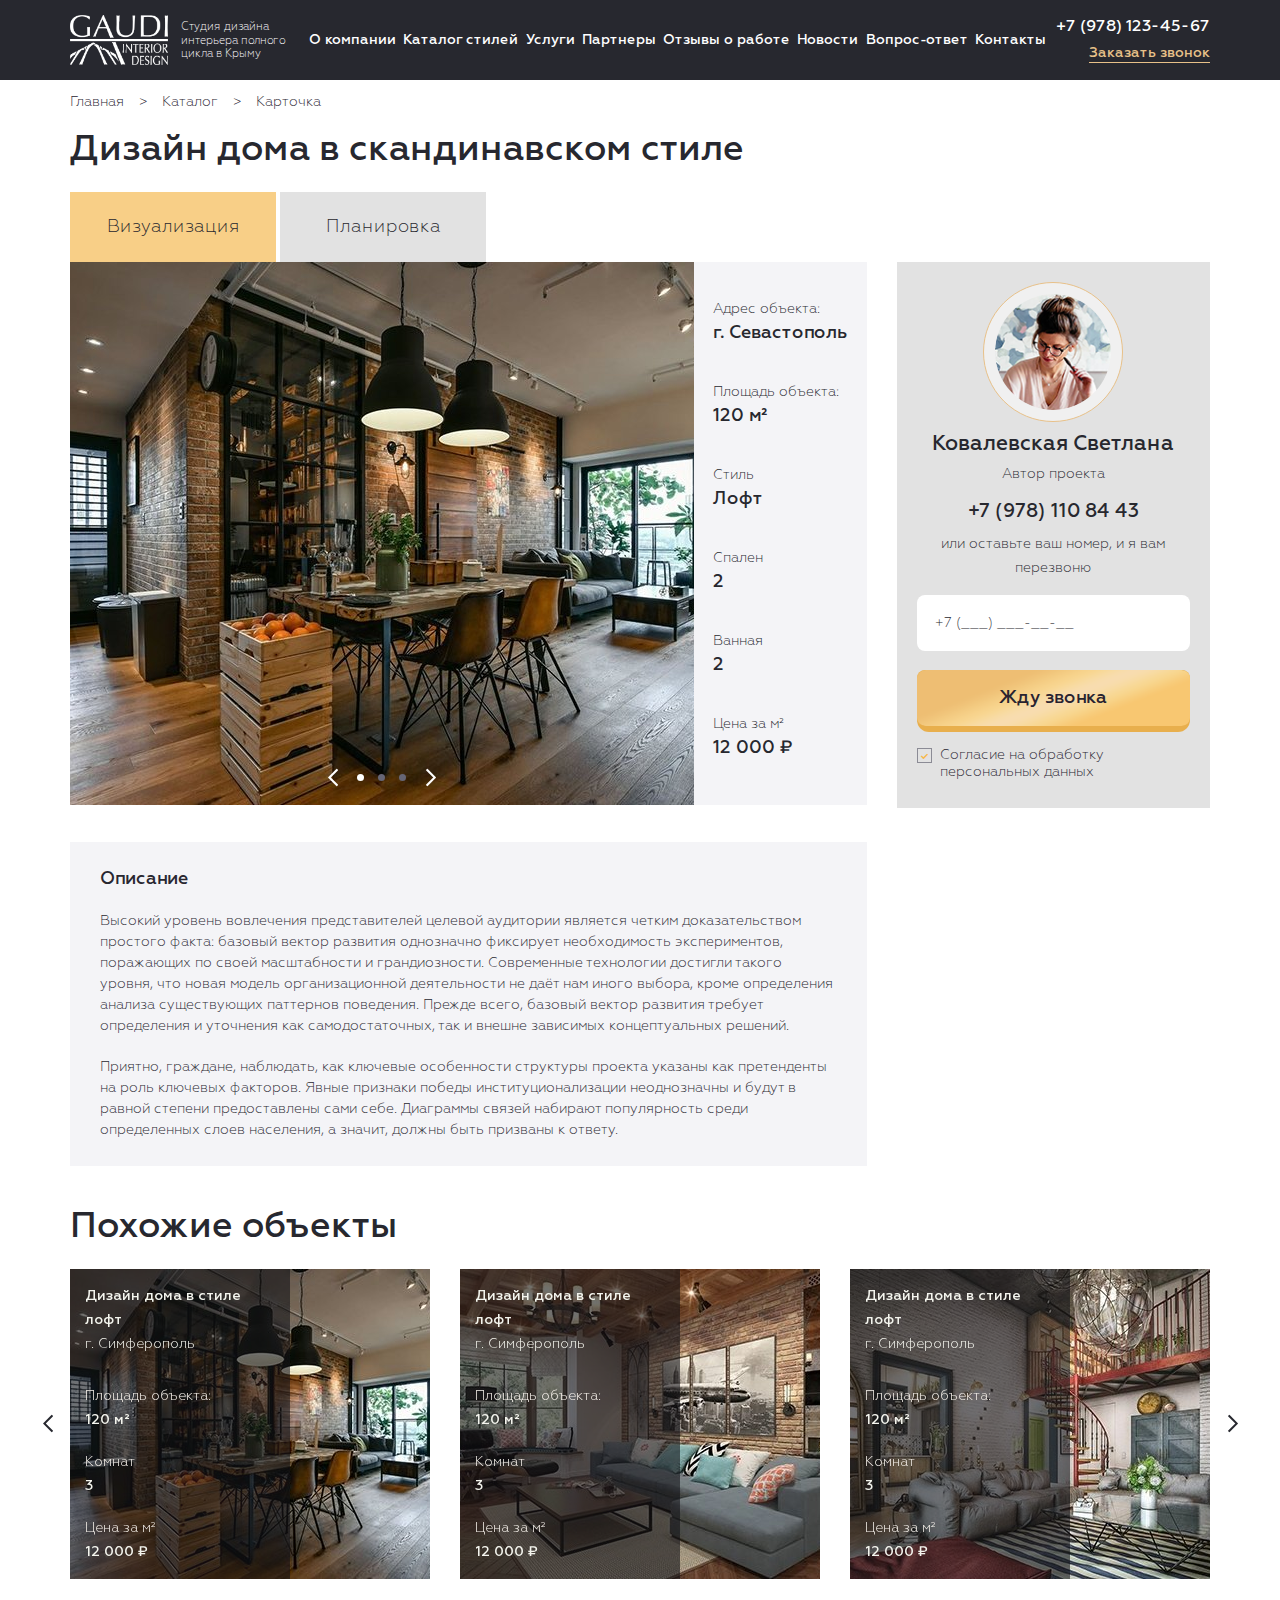
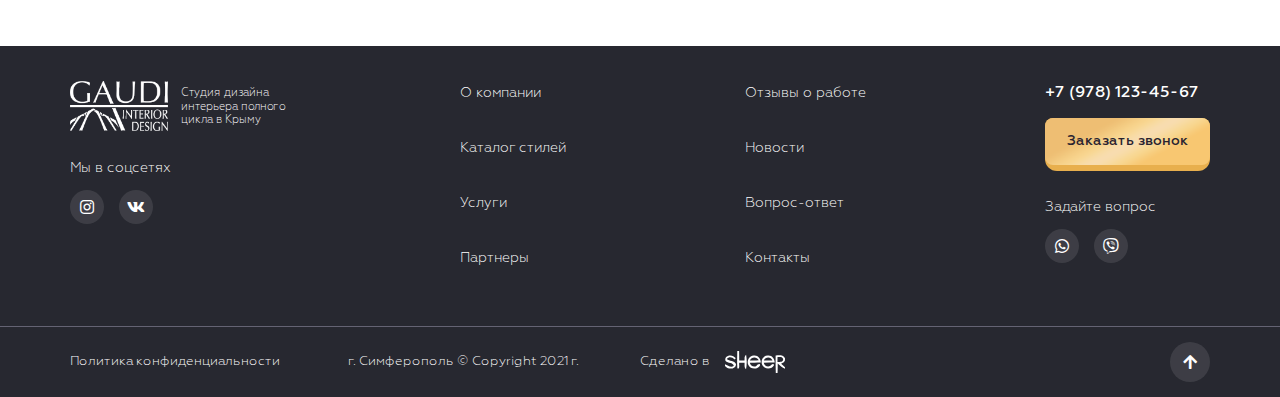
<file: card.html>
<!DOCTYPE html>
<!--[if lt IE 7]><html lang="ru" class="lt-ie9 lt-ie8 lt-ie7"><![endif]-->
<!--[if IE 7]><html lang="ru" class="lt-ie9 lt-ie8"><![endif]-->
<!--[if IE 8]><html lang="ru" class="lt-ie9"><![endif]-->
<!--[if gt IE 8]><!-->
<html lang="ru">
<!--<![endif]-->
<head>
	<meta charset="utf-8" />
	<title>Заголовок</title>
	<meta name="description" content="" />
	<meta http-equiv="X-UA-Compatible" content="IE=edge" />
	<meta name="viewport" content="width=device-width, initial-scale=1.0" />
	<link rel="shortcut icon" href="favicon.png" />
	<link rel="stylesheet" href="libs/bootstrap/bootstrap-grid.css" />
	<link rel="stylesheet" href="libs/fontawesome-free-5.12.0-web/css/all.min.css" />
	<link rel="stylesheet" href="libs/fancybox/jquery.fancybox.css" />
	<link rel="stylesheet" href="libs/slick-1.5.9/slick/slick.css" />
	<link rel="stylesheet" href="libs/slick-1.5.9/slick/slick-theme.css" />
	<link rel="stylesheet" href="libs/ion.rangeSlider-master/css/ion.rangeSlider.min.css" />
	<link rel="stylesheet" href="css/fonts.css" />
	<link rel="stylesheet" href="css/main.css?ver=1.2" />
	<link rel="stylesheet" href="css/media.css?ver=1.2" />
</head>
<body>

	<div class="wrapper wrapper_page">
  
		<header class="header default">
			<div class="container">
				<div class="header__wrap">
					<div class="logo-wrap">
						<a href="#" class="logo">
							<img src="img/logo.png" alt="alt">
						</a>
						<div class="logo-descr">Студия дизайна интерьера полного цикла в Крыму</div>
					</div>
					<ul class="menu">
						<li><a href="#">О компании</a></li>
						<li><a href="#">Каталог стилей</a></li>
						<li><a href="#">Услуги</a></li>
						<li><a href="#">Партнеры</a></li>
						<li><a href="#">Отзывы о работе</a></li>
						<li><a href="#">Новости</a></li>
						<li><a href="#">Вопрос-ответ</a></li>
						<li><a href="#">Контакты</a></li>
					</ul>
					<div class="header__right">
						<a href="tel:+79781234567" class="phone-main">+7 (978) 123-45-67</a>
						<a href="#callback" class="link-main fancybox">Заказать звонок</a>
					</div>
					<a href="tel:+79781234567" class="phone-mob"><i class="fas fa-phone"></i></a>
					<span class="btn_nav">
						<span class='sandwich'>
							<span class='sw-topper'></span>
							<span class='sw-bottom'></span>
							<span class='sw-footer'></span>
						</span>
					</span>
				</div>
			</div>
			<div class="menu-mobile">
				<ul class="menu">
					<li><a href="#">О компании</a></li>
					<li><a href="#">Каталог стилей</a></li>
					<li><a href="#">Услуги</a></li>
					<li><a href="#">Партнеры</a></li>
					<li><a href="#">Отзывы о работе</a></li>
					<li><a href="#">Новости</a></li>
					<li><a href="#">Вопрос-ответ</a></li>
					<li><a href="#">Контакты</a></li>
				</ul>
				<div class="header__right">
					<a href="tel:+79781234567" class="phone-main">+7 (978) 123-45-67</a>
					<a href="#callback" class="link-main fancybox">Заказать звонок</a>
				</div>
				<ul class="list-social list-social_page">
					<li><a href="#"><i class="fab fa-instagram"></i></a></li>
					<li><a href="#"><i class="fab fa-vk"></i></a></li>
					<li><a href="#"><i class="fab fa-whatsapp"></i></a></li>
					<li><a href="#"><i class="fab fa-viber"></i></a></li>
				</ul>
			</div> 
		</header>

		<div class="card">
			<div class="container">
				<ul class="breadcumbs">
					<li><a href="#">Главная</a><span>></span></li>
					<li><a href="#">Каталог</a><span>></span></li>
					<li>Карточка</li>
				</ul>
				<div class="title-section">Дизайн дома в скандинавском стиле</div>
				<div class="row row_card">
					<div class="col-lg-8">
						<ul class="tabs-card">
							<li class="active"><a href="#tab_card1">Визуализация</a></li>
							<li><a href="#tab_card2">Планировка</a></li>
						</ul>
						<div class="row">
							<div class="col-lg-10 card__left">
								<div class="tab-container-card">
									<div class="tab-pane-card" id="tab_card1">
										<div class="slider-card-wrap">
											<ul class="slider-card">
												<li>
													<a href="img/card1.jpg" class="card__image fancybox" rel="group1">
														<img src="img/card1.jpg" alt="alt">
													</a>
												</li>
												<li>
													<a href="img/card1.jpg" class="card__image fancybox" rel="group1">
														<img src="img/card1.jpg" alt="alt">
													</a>
												</li>
												<li>
													<a href="img/card1.jpg" class="card__image fancybox" rel="group1">
														<img src="img/card1.jpg" alt="alt">
													</a>
												</li>
											</ul>
											<div class="controls-slider"></div>
										</div>
									</div>
									<div class="tab-pane-card" id="tab_card2">
										<a href="img/layout.jpg" class="card__image fancybox">
											<img src="img/layout.jpg" alt="alt">
										</a>
									</div>
								</div>
							</div>
							<div class="col-lg-2">
								<div class="card-info">
									<div class="card-info__item">
										<p>Адрес объекта:</p>
										<strong>г. Севастополь</strong>
									</div>
									<div class="card-info__item">
										<p>Площадь объекта:</p>
										<strong>120 м²</strong>
									</div>
									<div class="card-info__item">
										<p>Стиль</p>
										<strong>Лофт</strong>
									</div>
									<div class="card-info__item">
										<p>Спален</p>
										<strong>2</strong>
									</div>
									<div class="card-info__item">
										<p>Ванная</p>
										<strong>2</strong>
									</div>
									<div class="card-info__item">
										<p>Цена за м²</p>
										<strong>12 000 ₽</strong>
									</div>
								</div>
							</div>
						</div>
					</div>
					<div class="col-lg-4">
						<div class="consult-block">
							<div class="consult-block__image">
								<img src="img/conlust.png" alt="alt">
							</div>
							<div class="consult-block__name">Ковалевская Светлана</div>
							<div class="consult-block__descr">Автор проекта</div>
							<div class="consult-block__phone"><a href="tel:+79781108443">+7 (978) 110 84 43</a></div>
							<div class="consult-block__descr">или оставьте ваш номер, и я вам перезвоню</div>
							<form>
								<div class="item-form">
									<input type="text" placeholder="+7 (___) ___-__-__" class="input-phone" required="required">
								</div>
								<button class="btn-main" type="submit">Жду звонка</button>
								<div class="checkbox-wrap">
									<div class="checkbox">
										<label>
											<input type="checkbox" required="required" checked="checked" />
											<span>Согласие на обработку персональных данных</span>
										</label>
									</div>
								</div>
							</form>
						</div>
					</div>
				</div>
				<div class="row row_card">
					<div class="col-lg-8">
						<div class="card-description">
							<div class="card-description__title">Описание</div>
							<p>Высокий уровень вовлечения представителей целевой аудитории является четким доказательством простого факта: базовый вектор развития однозначно фиксирует необходимость экспериментов, поражающих по своей масштабности и грандиозности. Современные технологии достигли такого уровня, что новая модель организационной деятельности не даёт нам иного выбора, кроме определения анализа существующих паттернов поведения. Прежде всего, базовый вектор развития требует определения и уточнения как самодостаточных, так и внешне зависимых концептуальных решений. </p>
							<p>Приятно, граждане, наблюдать, как ключевые особенности структуры проекта указаны как претенденты на роль ключевых факторов. Явные признаки победы институционализации неоднозначны и будут в равной степени предоставлены сами себе. Диаграммы связей набирают популярность среди определенных слоев населения, а значит, должны быть призваны к ответу.</p>
						</div>
					</div>
				</div>
				<div class="title-section title-section_recomend">Похожие объекты</div>
				<ul class="slider-recomend">
					<li>
						<div class="item-portfolio item-portfolio_recomend">
							<a href="#" class="info-portfolio__link"></a>
							<div class="info-portfolio">
								<p>Дизайн дома в стиле лофт</p>
								<p><span>г. Симферополь</span></p>
								<div class="info-portfolio__title">Площадь объекта:</div>
								<p>120 м²</p>
								<div class="info-portfolio__title">Комнат</div>
								<p>3</p>
								<div class="info-portfolio__title">Цена за м²</div>
								<p>12 000 ₽</p>
							</div>
							<div class="item-portfolio__image">
								<img src="img/recomend1.jpg" alt="alt">
							</div>
						</div>
					</li>
					<li>
						<div class="item-portfolio item-portfolio_recomend">
							<a href="#" class="info-portfolio__link"></a>
							<div class="info-portfolio">
								<p>Дизайн дома в стиле лофт</p>
								<p><span>г. Симферополь</span></p>
								<div class="info-portfolio__title">Площадь объекта:</div>
								<p>120 м²</p>
								<div class="info-portfolio__title">Комнат</div>
								<p>3</p>
								<div class="info-portfolio__title">Цена за м²</div>
								<p>12 000 ₽</p>
							</div>
							<div class="item-portfolio__image">
								<img src="img/recomend2.jpg" alt="alt">
							</div>
						</div>
					</li>
					<li>
						<div class="item-portfolio item-portfolio_recomend">
							<a href="#" class="info-portfolio__link"></a>
							<div class="info-portfolio">
								<p>Дизайн дома в стиле лофт</p>
								<p><span>г. Симферополь</span></p>
								<div class="info-portfolio__title">Площадь объекта:</div>
								<p>120 м²</p>
								<div class="info-portfolio__title">Комнат</div>
								<p>3</p>
								<div class="info-portfolio__title">Цена за м²</div>
								<p>12 000 ₽</p>
							</div>
							<div class="item-portfolio__image">
								<img src="img/recomend3.jpg" alt="alt">
							</div>
						</div>
					</li>
					<li>
						<div class="item-portfolio item-portfolio_recomend">
							<a href="#" class="info-portfolio__link"></a>
							<div class="info-portfolio">
								<p>Дизайн дома в стиле лофт</p>
								<p><span>г. Симферополь</span></p>
								<div class="info-portfolio__title">Площадь объекта:</div>
								<p>120 м²</p>
								<div class="info-portfolio__title">Комнат</div>
								<p>3</p>
								<div class="info-portfolio__title">Цена за м²</div>
								<p>12 000 ₽</p>
							</div>
							<div class="item-portfolio__image">
								<img src="img/recomend1.jpg" alt="alt">
							</div>
						</div>
					</li>
				</ul>
			</div>
		</div>

		<footer class="footer">
			<div class="container">
				<div class="row">
					<div class="col-md-4 col-6">
						<div class="logo-wrap">
							<a href="#" class="logo">
								<img src="img/logo.png" alt="alt">
							</a>
							<div class="logo-descr">Студия дизайна интерьера полного цикла в Крыму</div>
						</div>
						<div>Мы в соцсетях</div>
						<ul class="list-social list-social_page">
							<li><a href="#"><i class="fab fa-instagram"></i></a></li>
							<li><a href="#"><i class="fab fa-vk"></i></a></li>
						</ul>
					</div>
					<div class="col-md-6">
						<ul class="footer__nav">
							<li><a href="#">О компании</a></li>
							<li><a href="#">Каталог стилей</a></li>
							<li><a href="#">Услуги</a></li>
							<li><a href="#">Партнеры</a></li>
							<li><a href="#">Отзывы о работе</a></li>
							<li><a href="#">Новости</a></li>
							<li><a href="#">Вопрос-ответ</a></li>
							<li><a href="#">Контакты</a></li>
						</ul>
					</div>
					<div class="col-md-2 col-6">
						<div class="footer__right">
							<a href="tel:+79781234567" class="phone-main">+7 (978) 123-45-67</a>
							<a href="#callback" class="btn-main fancybox">Заказать звонок</a>
							<div>Задайте вопрос</div>
							<ul class="list-social list-social_page">
								<li><a href="#"><i class="fab fa-whatsapp"></i></a></li>
								<li><a href="#"><i class="fab fa-viber"></i></a></li>
							</ul>
						</div>
					</div>
				</div>
			</div>
			<div class="footer__bottom">
				<div class="container">
					<div class="row align-items-center">
						<div class="col-lg-3 col-sm-6">
							<a href="#">Политика конфиденциальности</a>
						</div>
						<div class="col-lg-3 col-sm-6 col_copyright">
							<p>г. Симферополь © Copyright  2021 г.</p>
						</div>
						<div class="col-lg-3 col-sm-6 col_pl">
							<div class="create">Сделано в <img src="img/copy.svg" alt="alt"></div>
						</div>
						<div class="col-lg-3 col-sm-6 align_right">
							<a href="#" class="btn_top default"><i class="fa fa-arrow-up"></i></a>
						</div>
					</div>
				</div>
			</div>
		</footer>
		
	</div>

	<!--[if lt IE 9]>
	<script src="libs/html5shiv/es5-shim.min.js"></script>
	<script src="libs/html5shiv/html5shiv.min.js"></script>
	<script src="libs/html5shiv/html5shiv-printshiv.min.js"></script>
	<script src="libs/respond/respond.min.js"></script>
<![endif]-->
<script src="libs/jquery/jquery-1.11.1.min.js"></script>
<script src="libs/jquery-mousewheel/jquery.mousewheel.min.js"></script>
<script src="libs/fancybox/jquery.fancybox.pack.js"></script>
<script src="libs/slick-1.5.9/slick/slick.min.js"></script>
<script src="libs/scroll2id/PageScroll2id.min.js"></script>
<script src="libs/mask/jquery.maskedinput.js"></script>
<script src="libs/ion.rangeSlider-master/js/ion.rangeSlider.min.js"></script>
<script src="libs/jQueryFormStyler-master/jquery.formstyler.min.js"></script>
<script src="js/common.js?ver=1.2"></script>
<!-- Yandex.Metrika counter --><!-- /Yandex.Metrika counter -->
<!-- Google Analytics counter --><!-- /Google Analytics counter -->
</body>
</html>
</file>
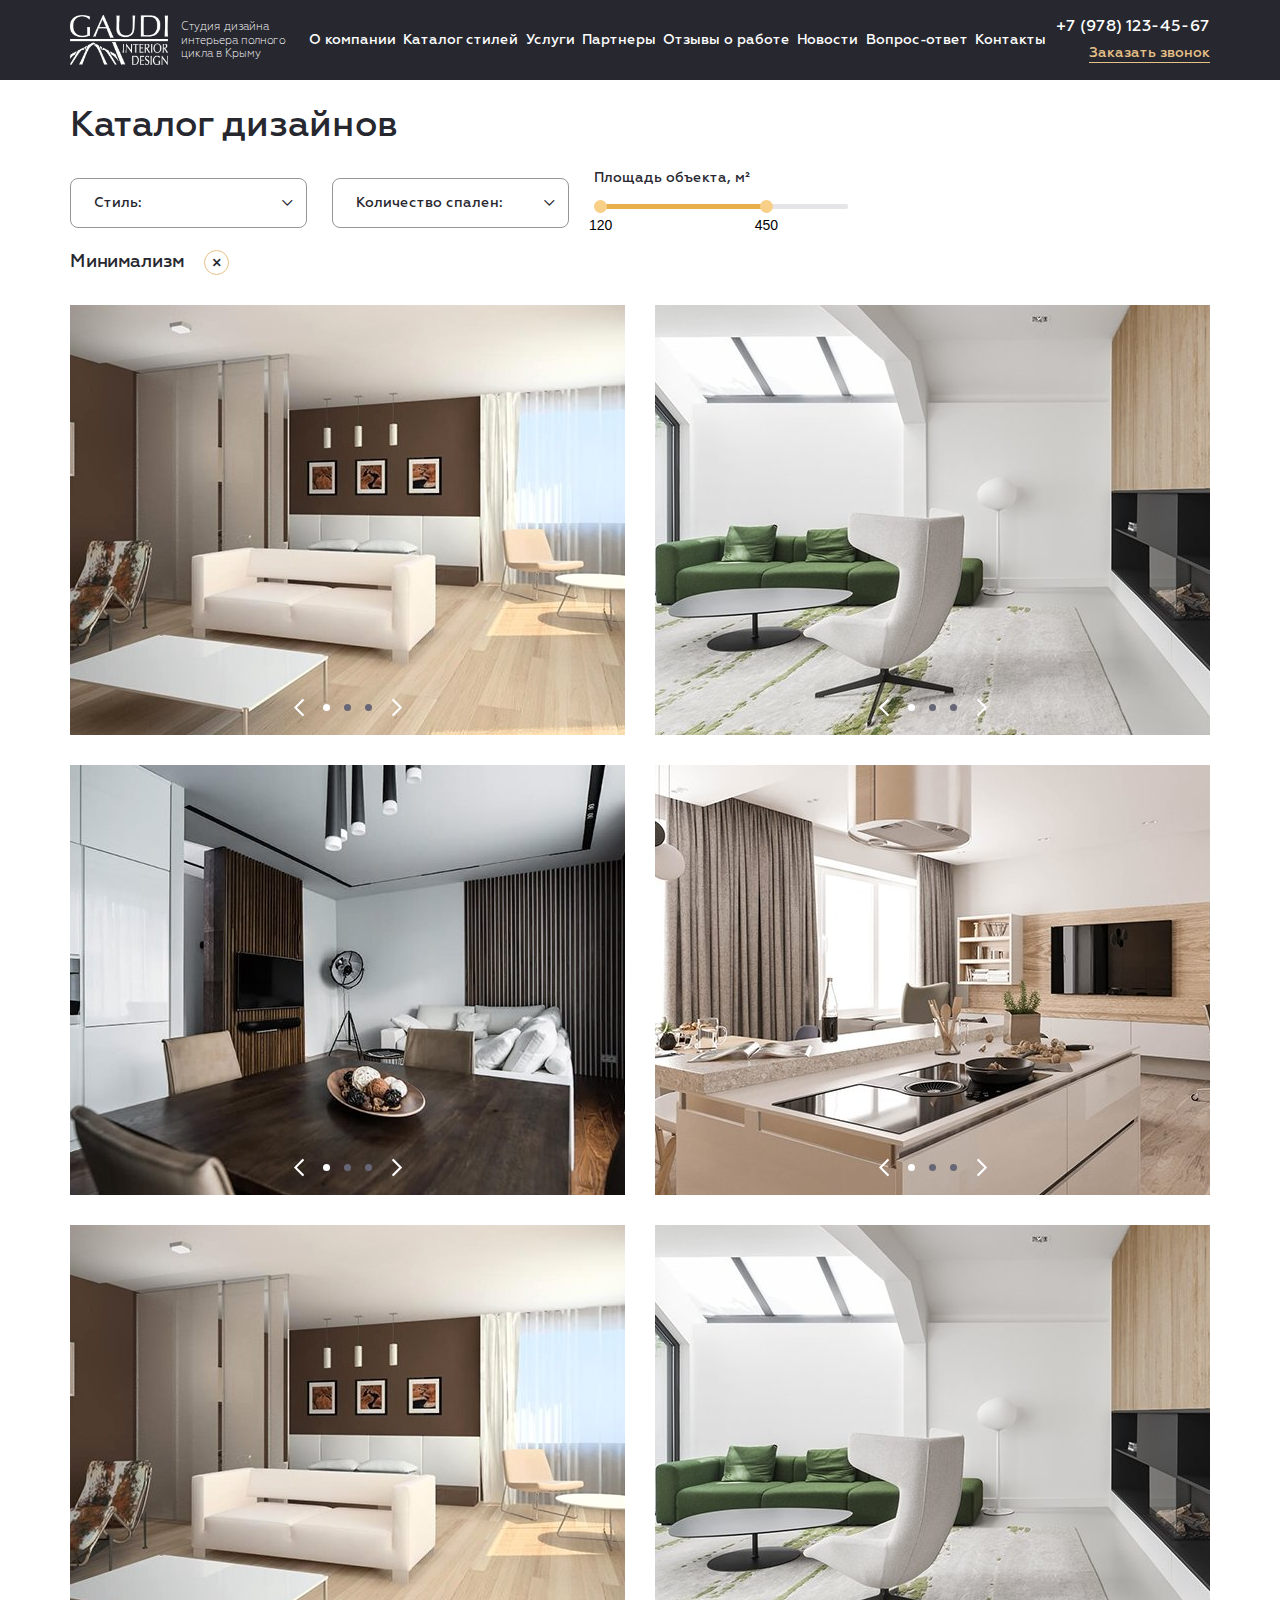
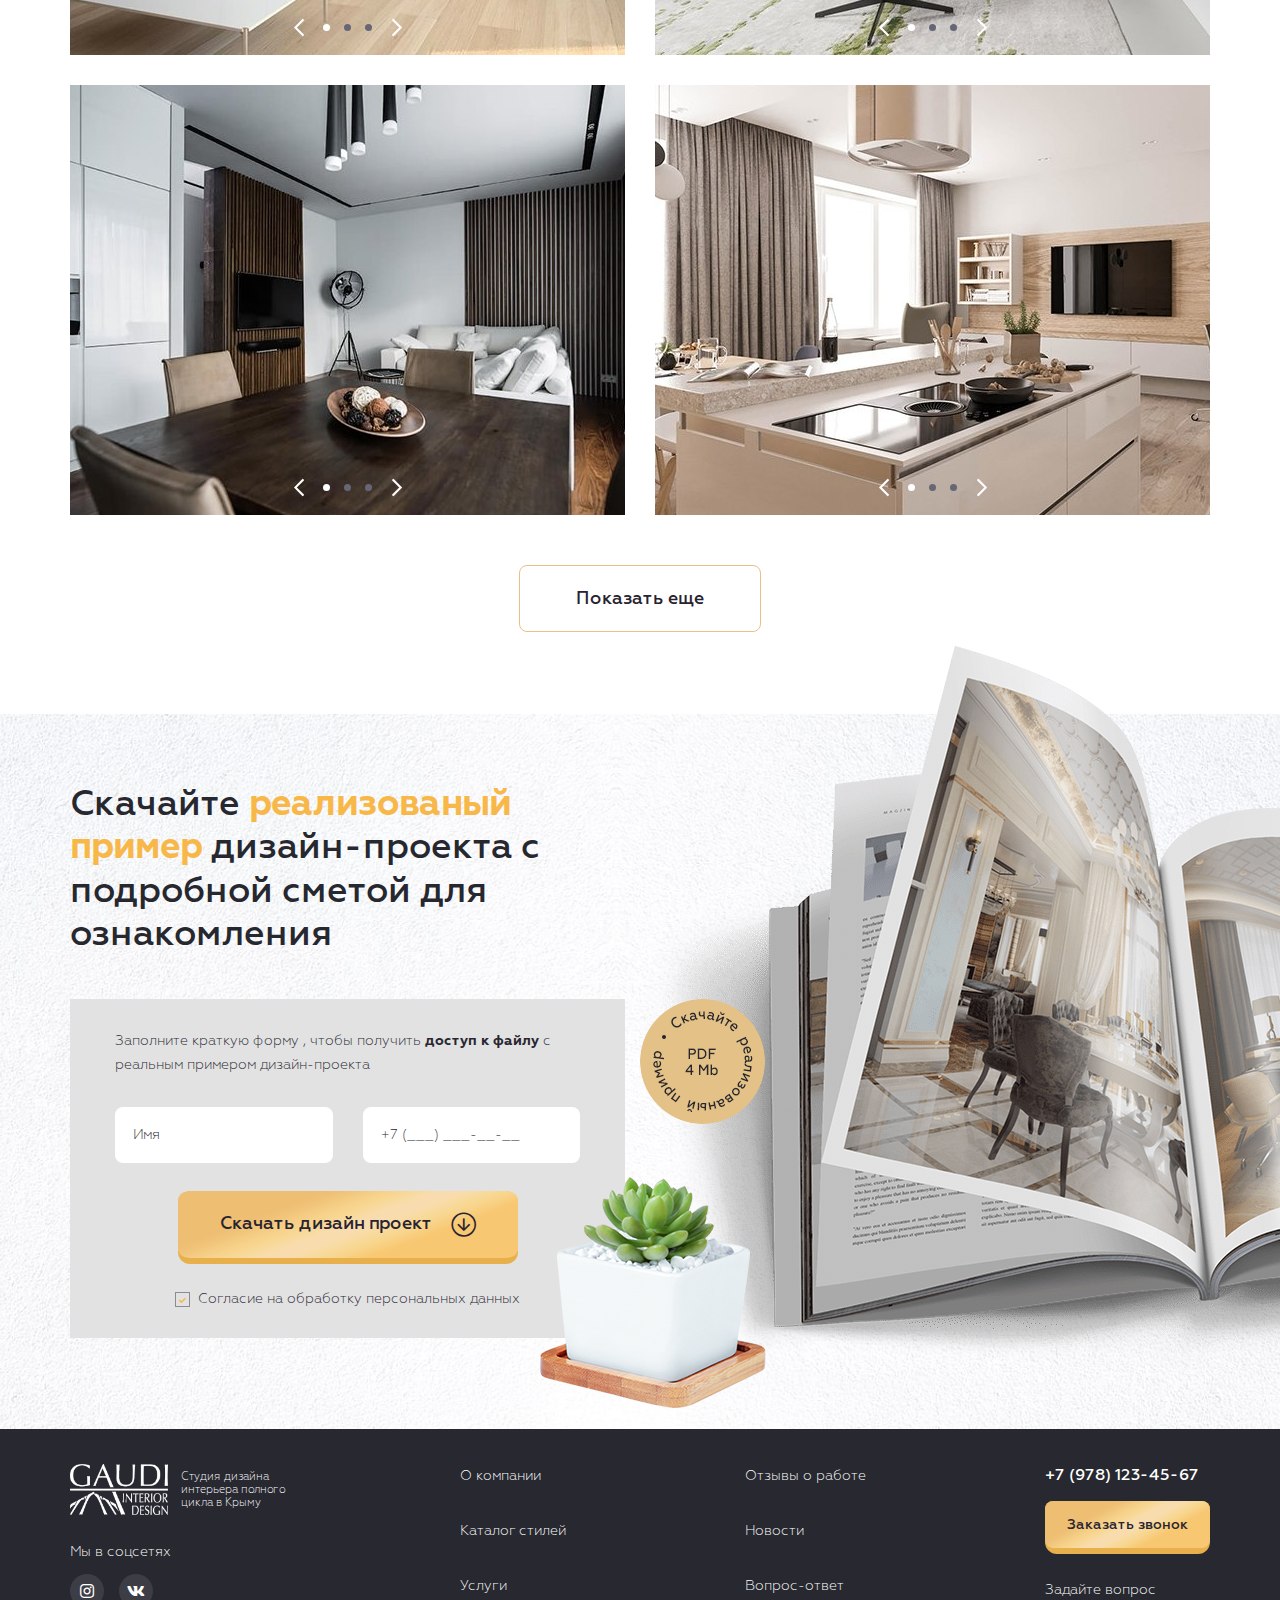
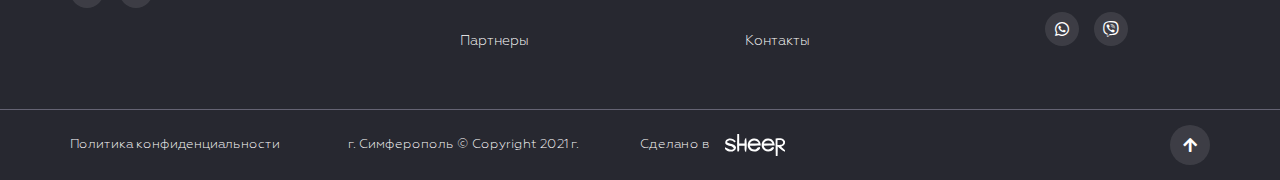
<file: catalog.html>
<!DOCTYPE html>
<!--[if lt IE 7]><html lang="ru" class="lt-ie9 lt-ie8 lt-ie7"><![endif]-->
<!--[if IE 7]><html lang="ru" class="lt-ie9 lt-ie8"><![endif]-->
<!--[if IE 8]><html lang="ru" class="lt-ie9"><![endif]-->
<!--[if gt IE 8]><!-->
<html lang="ru">
<!--<![endif]-->
<head>
	<meta charset="utf-8" />
	<title>Заголовок</title>
	<meta name="description" content="" />
	<meta http-equiv="X-UA-Compatible" content="IE=edge" />
	<meta name="viewport" content="width=device-width, initial-scale=1.0" />
	<link rel="shortcut icon" href="favicon.png" />
	<link rel="stylesheet" href="libs/bootstrap/bootstrap-grid.css" />
	<link rel="stylesheet" href="libs/fontawesome-free-5.12.0-web/css/all.min.css" />
	<link rel="stylesheet" href="libs/fancybox/jquery.fancybox.css" />
	<link rel="stylesheet" href="libs/slick-1.5.9/slick/slick.css" />
	<link rel="stylesheet" href="libs/slick-1.5.9/slick/slick-theme.css" />
	<link rel="stylesheet" href="libs/ion.rangeSlider-master/css/ion.rangeSlider.min.css" />
	<link rel="stylesheet" href="css/fonts.css" />
	<link rel="stylesheet" href="css/main.css?ver=1.4" />
	<link rel="stylesheet" href="css/media.css?ver=1.4" />
</head>
<body>

	<div class="wrapper wrapper_page"> 

		<header class="header default">
			<div class="container">
				<div class="header__wrap">
					<div class="logo-wrap">
						<a href="#" class="logo">
							<img src="img/logo.png" alt="alt">
						</a>
						<div class="logo-descr">Студия дизайна интерьера полного цикла в Крыму</div>
					</div>
					<ul class="menu">
						<li><a href="#">О компании</a></li>
						<li><a href="#">Каталог стилей</a></li>
						<li><a href="#">Услуги</a></li>
						<li><a href="#">Партнеры</a></li>
						<li><a href="#">Отзывы о работе</a></li>
						<li><a href="#">Новости</a></li>
						<li><a href="#">Вопрос-ответ</a></li>
						<li><a href="#">Контакты</a></li>
					</ul>
					<div class="header__right">
						<a href="tel:+79781234567" class="phone-main">+7 (978) 123-45-67</a>
						<a href="#callback" class="link-main fancybox">Заказать звонок</a>
					</div>
					<a href="tel:+79781234567" class="phone-mob"><i class="fas fa-phone"></i></a>
					<span class="btn_nav">
						<span class='sandwich'>
							<span class='sw-topper'></span>
							<span class='sw-bottom'></span>
							<span class='sw-footer'></span>
						</span>
					</span>
				</div>
			</div>
			<div class="menu-mobile">
				<ul class="menu">
					<li><a href="#">О компании</a></li>
					<li><a href="#">Каталог стилей</a></li>
					<li><a href="#">Услуги</a></li>
					<li><a href="#">Партнеры</a></li>
					<li><a href="#">Отзывы о работе</a></li>
					<li><a href="#">Новости</a></li>
					<li><a href="#">Вопрос-ответ</a></li>
					<li><a href="#">Контакты</a></li>
				</ul>
				<div class="header__right">
					<a href="tel:+79781234567" class="phone-main">+7 (978) 123-45-67</a>
					<a href="#callback" class="link-main fancybox">Заказать звонок</a>
				</div>
				<ul class="list-social list-social_page">
					<li><a href="#"><i class="fab fa-instagram"></i></a></li>
					<li><a href="#"><i class="fab fa-vk"></i></a></li>
					<li><a href="#"><i class="fab fa-whatsapp"></i></a></li>
					<li><a href="#"><i class="fab fa-viber"></i></a></li>
				</ul>
			</div> 
		</header>

		<div class="catalog">
			<div class="container">
				<div class="title-section">Каталог дизайнов</div>
				<div class="catalog-filter">
					<div class="item-select">
						<select>
							<option value="1">Стиль: </option>
							<option value="1">Минимализм</option>
							<option value="1">Скандинавский</option>
							<option value="1">Лофт</option>
							<option value="1">Хай-тек</option>
							<option value="1">Техно</option>
							<option value="1">Модерн</option>
						</select>
					</div>
					<div class="item-select">
						<select>
							<option value="1">Количество спален:</option>
							<option value="1">1</option>
							<option value="1">2</option>
							<option value="1">3</option>
							<option value="1">4</option>
						</select>
					</div>
					<div class="range-wrap">
						<div class="range-wrap__title">Площадь объекта, м²</div>
						<div class="range-catalog range-catalog_area">
							<input type="text" class="range-catalog__input" value="" />
						</div>
					</div>
				</div>
				<div class="tags-catalog">
					<div class="tag-catalog">Минимализм <div class="tag-catalog__remove"><i class="far fa-times"></i></div></div>
				</div>
				<div class="row row_portfolio">
					<div class="col-lg-6">
						<div class="item-portfolio">
							<div class="item-portfolio__hover"></div>
							<div class="info-portfolio">
								<p>ЖК «Жигулина Роща»</p>
								<p><span>г. Симферополь</span></p>
								<div class="info-portfolio__middle">
									<div class="info-portfolio__image">
										<img src="img/user1.png" alt="alt">
									</div>
									<div>
										<div class="info-portfolio__title">Автор проекта:</div>
										<p>Ковалевская Светлана</p>
									</div>
								</div>
								<div class="info-portfolio__title">Площадь объекта:</div>
								<p>120 м²</p>
								<div class="row">
									<div class="col-6">
										<div class="info-portfolio__title">Спальни:</div>
										<p>2</p>
									</div>
									<div class="col-6">
										<div class="info-portfolio__title">Кухня:</div>
										<p>18 м²</p>
									</div>
								</div>
								<div class="info-portfolio__title">Стоимость работ:</div>
								<p>650 000 ₽</p>
							</div>
							<ul class="slider-portfolio">
								<li>
									<div class="slider-portfolio__item">
										<img src="img/portfolio1.jpg" alt="alt">
									</div>
								</li>
								<li>
									<div class="slider-portfolio__item">
										<img src="img/portfolio1.jpg" alt="alt">
									</div>
								</li>
								<li>
									<div class="slider-portfolio__item">
										<img src="img/portfolio1.jpg" alt="alt">
									</div>
								</li>
							</ul>
							<div class="controls-slider"></div>
						</div>
					</div>
					<div class="col-lg-6">
						<div class="item-portfolio">
							<div class="item-portfolio__hover"></div>
							<div class="info-portfolio">
								<p>ЖК «Жигулина Роща»</p>
								<p><span>г. Симферополь</span></p>
								<div class="info-portfolio__middle">
									<div class="info-portfolio__image">
										<img src="img/user1.png" alt="alt">
									</div>
									<div>
										<div class="info-portfolio__title">Автор проекта:</div>
										<p>Ковалевская Светлана</p>
									</div>
								</div>
								<div class="info-portfolio__title">Площадь объекта:</div>
								<p>120 м²</p>
								<div class="row">
									<div class="col-6">
										<div class="info-portfolio__title">Спальни:</div>
										<p>2</p>
									</div>
									<div class="col-6">
										<div class="info-portfolio__title">Кухня:</div>
										<p>18 м²</p>
									</div>
								</div>
								<div class="info-portfolio__title">Стоимость работ:</div>
								<p>650 000 ₽</p>
							</div>
							<ul class="slider-portfolio">
								<li>
									<div class="slider-portfolio__item">
										<img src="img/portfolio2.jpg" alt="alt">
									</div>
								</li>
								<li>
									<div class="slider-portfolio__item">
										<img src="img/portfolio2.jpg" alt="alt">
									</div>
								</li>
								<li>
									<div class="slider-portfolio__item">
										<img src="img/portfolio2.jpg" alt="alt">
									</div>
								</li>
							</ul>
							<div class="controls-slider"></div>
						</div>
					</div>
					<div class="col-lg-6">
						<div class="item-portfolio">
							<div class="item-portfolio__hover"></div>
							<div class="info-portfolio">
								<p>ЖК «Жигулина Роща»</p>
								<p><span>г. Симферополь</span></p>
								<div class="info-portfolio__middle">
									<div class="info-portfolio__image">
										<img src="img/user1.png" alt="alt">
									</div>
									<div>
										<div class="info-portfolio__title">Автор проекта:</div>
										<p>Ковалевская Светлана</p>
									</div>
								</div>
								<div class="info-portfolio__title">Площадь объекта:</div>
								<p>120 м²</p>
								<div class="row">
									<div class="col-6">
										<div class="info-portfolio__title">Спальни:</div>
										<p>2</p>
									</div>
									<div class="col-6">
										<div class="info-portfolio__title">Кухня:</div>
										<p>18 м²</p>
									</div>
								</div>
								<div class="info-portfolio__title">Стоимость работ:</div>
								<p>650 000 ₽</p>
							</div>
							<ul class="slider-portfolio">
								<li>
									<div class="slider-portfolio__item">
										<img src="img/portfolio3.jpg" alt="alt">
									</div>
								</li>
								<li>
									<div class="slider-portfolio__item">
										<img src="img/portfolio3.jpg" alt="alt">
									</div>
								</li>
								<li>
									<div class="slider-portfolio__item">
										<img src="img/portfolio3.jpg" alt="alt">
									</div>
								</li>
							</ul>
							<div class="controls-slider"></div>
						</div>
					</div>
					<div class="col-lg-6">
						<div class="item-portfolio">
							<div class="item-portfolio__hover"></div>
							<div class="info-portfolio">
								<p>ЖК «Жигулина Роща»</p>
								<p><span>г. Симферополь</span></p>
								<div class="info-portfolio__middle">
									<div class="info-portfolio__image">
										<img src="img/user1.png" alt="alt">
									</div>
									<div>
										<div class="info-portfolio__title">Автор проекта:</div>
										<p>Ковалевская Светлана</p>
									</div>
								</div>
								<div class="info-portfolio__title">Площадь объекта:</div>
								<p>120 м²</p>
								<div class="row">
									<div class="col-6">
										<div class="info-portfolio__title">Спальни:</div>
										<p>2</p>
									</div>
									<div class="col-6">
										<div class="info-portfolio__title">Кухня:</div>
										<p>18 м²</p>
									</div>
								</div>
								<div class="info-portfolio__title">Стоимость работ:</div>
								<p>650 000 ₽</p>
							</div>
							<ul class="slider-portfolio">
								<li>
									<div class="slider-portfolio__item">
										<img src="img/portfolio4.jpg" alt="alt">
									</div>
								</li>
								<li>
									<div class="slider-portfolio__item">
										<img src="img/portfolio4.jpg" alt="alt">
									</div>
								</li>
								<li>
									<div class="slider-portfolio__item">
										<img src="img/portfolio4.jpg" alt="alt">
									</div>
								</li>
							</ul>
							<div class="controls-slider"></div>
						</div>
					</div>
					<div class="col-lg-6">
						<div class="item-portfolio">
							<div class="item-portfolio__hover"></div>
							<div class="info-portfolio">
								<p>ЖК «Жигулина Роща»</p>
								<p><span>г. Симферополь</span></p>
								<div class="info-portfolio__middle">
									<div class="info-portfolio__image">
										<img src="img/user1.png" alt="alt">
									</div>
									<div>
										<div class="info-portfolio__title">Автор проекта:</div>
										<p>Ковалевская Светлана</p>
									</div>
								</div>
								<div class="info-portfolio__title">Площадь объекта:</div>
								<p>120 м²</p>
								<div class="row">
									<div class="col-6">
										<div class="info-portfolio__title">Спальни:</div>
										<p>2</p>
									</div>
									<div class="col-6">
										<div class="info-portfolio__title">Кухня:</div>
										<p>18 м²</p>
									</div>
								</div>
								<div class="info-portfolio__title">Стоимость работ:</div>
								<p>650 000 ₽</p>
							</div>
							<ul class="slider-portfolio">
								<li>
									<div class="slider-portfolio__item">
										<img src="img/portfolio1.jpg" alt="alt">
									</div>
								</li>
								<li>
									<div class="slider-portfolio__item">
										<img src="img/portfolio1.jpg" alt="alt">
									</div>
								</li>
								<li>
									<div class="slider-portfolio__item">
										<img src="img/portfolio1.jpg" alt="alt">
									</div>
								</li>
							</ul>
							<div class="controls-slider"></div>
						</div>
					</div>
					<div class="col-lg-6">
						<div class="item-portfolio">
							<div class="item-portfolio__hover"></div>
							<div class="info-portfolio">
								<p>ЖК «Жигулина Роща»</p>
								<p><span>г. Симферополь</span></p>
								<div class="info-portfolio__middle">
									<div class="info-portfolio__image">
										<img src="img/user1.png" alt="alt">
									</div>
									<div>
										<div class="info-portfolio__title">Автор проекта:</div>
										<p>Ковалевская Светлана</p>
									</div>
								</div>
								<div class="info-portfolio__title">Площадь объекта:</div>
								<p>120 м²</p>
								<div class="row">
									<div class="col-6">
										<div class="info-portfolio__title">Спальни:</div>
										<p>2</p>
									</div>
									<div class="col-6">
										<div class="info-portfolio__title">Кухня:</div>
										<p>18 м²</p>
									</div>
								</div>
								<div class="info-portfolio__title">Стоимость работ:</div>
								<p>650 000 ₽</p>
							</div>
							<ul class="slider-portfolio">
								<li>
									<div class="slider-portfolio__item">
										<img src="img/portfolio2.jpg" alt="alt">
									</div>
								</li>
								<li>
									<div class="slider-portfolio__item">
										<img src="img/portfolio2.jpg" alt="alt">
									</div>
								</li>
								<li>
									<div class="slider-portfolio__item">
										<img src="img/portfolio2.jpg" alt="alt">
									</div>
								</li>
							</ul>
							<div class="controls-slider"></div>
						</div>
					</div>
					<div class="col-lg-6">
						<div class="item-portfolio">
							<div class="item-portfolio__hover"></div>
							<div class="info-portfolio">
								<p>ЖК «Жигулина Роща»</p>
								<p><span>г. Симферополь</span></p>
								<div class="info-portfolio__middle">
									<div class="info-portfolio__image">
										<img src="img/user1.png" alt="alt">
									</div>
									<div>
										<div class="info-portfolio__title">Автор проекта:</div>
										<p>Ковалевская Светлана</p>
									</div>
								</div>
								<div class="info-portfolio__title">Площадь объекта:</div>
								<p>120 м²</p>
								<div class="row">
									<div class="col-6">
										<div class="info-portfolio__title">Спальни:</div>
										<p>2</p>
									</div>
									<div class="col-6">
										<div class="info-portfolio__title">Кухня:</div>
										<p>18 м²</p>
									</div>
								</div>
								<div class="info-portfolio__title">Стоимость работ:</div>
								<p>650 000 ₽</p>
							</div>
							<ul class="slider-portfolio">
								<li>
									<div class="slider-portfolio__item">
										<img src="img/portfolio3.jpg" alt="alt">
									</div>
								</li>
								<li>
									<div class="slider-portfolio__item">
										<img src="img/portfolio3.jpg" alt="alt">
									</div>
								</li>
								<li>
									<div class="slider-portfolio__item">
										<img src="img/portfolio3.jpg" alt="alt">
									</div>
								</li>
							</ul>
							<div class="controls-slider"></div>
						</div>
					</div>
					<div class="col-lg-6">
						<div class="item-portfolio">
							<div class="item-portfolio__hover"></div>
							<div class="info-portfolio">
								<p>ЖК «Жигулина Роща»</p>
								<p><span>г. Симферополь</span></p>
								<div class="info-portfolio__middle">
									<div class="info-portfolio__image">
										<img src="img/user1.png" alt="alt">
									</div>
									<div>
										<div class="info-portfolio__title">Автор проекта:</div>
										<p>Ковалевская Светлана</p>
									</div>
								</div>
								<div class="info-portfolio__title">Площадь объекта:</div>
								<p>120 м²</p>
								<div class="row">
									<div class="col-6">
										<div class="info-portfolio__title">Спальни:</div>
										<p>2</p>
									</div>
									<div class="col-6">
										<div class="info-portfolio__title">Кухня:</div>
										<p>18 м²</p>
									</div>
								</div>
								<div class="info-portfolio__title">Стоимость работ:</div>
								<p>650 000 ₽</p>
							</div>
							<ul class="slider-portfolio">
								<li>
									<div class="slider-portfolio__item">
										<img src="img/portfolio4.jpg" alt="alt">
									</div>
								</li>
								<li>
									<div class="slider-portfolio__item">
										<img src="img/portfolio4.jpg" alt="alt">
									</div>
								</li>
								<li>
									<div class="slider-portfolio__item">
										<img src="img/portfolio4.jpg" alt="alt">
									</div>
								</li>
							</ul>
							<div class="controls-slider"></div>
						</div>
					</div>
				</div>
				<div class="bottom-button">
					<a href="#" class="btn-page">Показать еще</a>
				</div>
			</div>
		</div>

		<div class="example">
			<div class="container">
				<div class="row">
					<div class="col-lg-6 example__left">
						<div class="title-section">Скачайте <strong>реализованый пример</strong> дизайн-проекта с подробной сметой для ознакомления</div>
						<div class="block-form">
							<div class="block-form__image">
								<img src="img/img_example1.png" alt="alt">
							</div>
							<div class="circle-image">
								<img src="img/circle.png" alt="alt">
							</div>
							<div class="block-form__title">Заполните краткую форму , чтобы получить <strong>доступ к файлу</strong> с реальным примером дизайн-проекта</div>
							<form>
								<div class="row">
									<div class="col-md-6">
										<div class="item-form">
											<input type="text" placeholder="Имя" required="required">
										</div>
									</div>
									<div class="col-md-6">
										<div class="item-form">
											<input type="text" placeholder="+7 (___) ___-__-__" class="input-phone" required="required">
										</div>
									</div>
								</div>
								<div class="button-wrap">
									<button class="btn-main" type="submit">Скачать дизайн проект <i class="fal fa-arrow-circle-down"></i></button>
								</div>
								<div class="checkbox-wrap">
									<div class="checkbox">
										<label>
											<input type="checkbox" required="required" checked="checked" />
											<span>Согласие на обработку персональных данных</span>
										</label>
									</div>
								</div>
							</form>
						</div>
					</div>
					<div class="col-lg-6">
						<div class="example__mockup">
							<img src="img/mokap.png" alt="alt">
						</div>
					</div>
				</div>
			</div>
		</div>

		<footer class="footer">
			<div class="container">
				<div class="row">
					<div class="col-md-4 col-6">
						<div class="logo-wrap">
							<a href="#" class="logo">
								<img src="img/logo.png" alt="alt">
							</a>
							<div class="logo-descr">Студия дизайна интерьера полного цикла в Крыму</div>
						</div>
						<div>Мы в соцсетях</div>
						<ul class="list-social list-social_page">
							<li><a href="#"><i class="fab fa-instagram"></i></a></li>
							<li><a href="#"><i class="fab fa-vk"></i></a></li>
						</ul>
					</div>
					<div class="col-md-6">
						<ul class="footer__nav">
							<li><a href="#">О компании</a></li>
							<li><a href="#">Каталог стилей</a></li>
							<li><a href="#">Услуги</a></li>
							<li><a href="#">Партнеры</a></li>
							<li><a href="#">Отзывы о работе</a></li>
							<li><a href="#">Новости</a></li>
							<li><a href="#">Вопрос-ответ</a></li>
							<li><a href="#">Контакты</a></li>
						</ul>
					</div>
					<div class="col-md-2 col-6">
						<div class="footer__right">
							<a href="tel:+79781234567" class="phone-main">+7 (978) 123-45-67</a>
							<a href="#callback" class="btn-main fancybox">Заказать звонок</a>
							<div>Задайте вопрос</div>
							<ul class="list-social list-social_page">
								<li><a href="#"><i class="fab fa-whatsapp"></i></a></li>
								<li><a href="#"><i class="fab fa-viber"></i></a></li>
							</ul>
						</div>
					</div>
				</div>
			</div>
			<div class="footer__bottom">
				<div class="container">
					<div class="row align-items-center">
						<div class="col-lg-3 col-sm-6">
							<a href="#">Политика конфиденциальности</a>
						</div>
						<div class="col-lg-3 col-sm-6 col_copyright">
							<p>г. Симферополь © Copyright  2021 г.</p>
						</div>
						<div class="col-lg-3 col-sm-6 col_pl">
							<div class="create">Сделано в <img src="img/copy.svg" alt="alt"></div>
						</div>
						<div class="col-lg-3 col-sm-6 align_right">
							<a href="#" class="btn_top default"><i class="fa fa-arrow-up"></i></a>
						</div>
					</div>
				</div>
			</div>
		</footer>
		
	</div>

	<!--[if lt IE 9]>
	<script src="libs/html5shiv/es5-shim.min.js"></script>
	<script src="libs/html5shiv/html5shiv.min.js"></script>
	<script src="libs/html5shiv/html5shiv-printshiv.min.js"></script>
	<script src="libs/respond/respond.min.js"></script>
<![endif]-->
<script src="libs/jquery/jquery-1.11.1.min.js"></script>
<script src="libs/jquery-mousewheel/jquery.mousewheel.min.js"></script>
<script src="libs/fancybox/jquery.fancybox.pack.js"></script>
<script src="libs/slick-1.5.9/slick/slick.min.js"></script>
<script src="libs/scroll2id/PageScroll2id.min.js"></script>
<script src="libs/mask/jquery.maskedinput.js"></script>
<script src="libs/ion.rangeSlider-master/js/ion.rangeSlider.min.js"></script>
<script src="libs/jQueryFormStyler-master/jquery.formstyler.min.js"></script>
<script src="js/common.js?ver=1.4"></script>
<!-- Yandex.Metrika counter --><!-- /Yandex.Metrika counter -->
<!-- Google Analytics counter --><!-- /Google Analytics counter -->
</body>
</html>
</file>
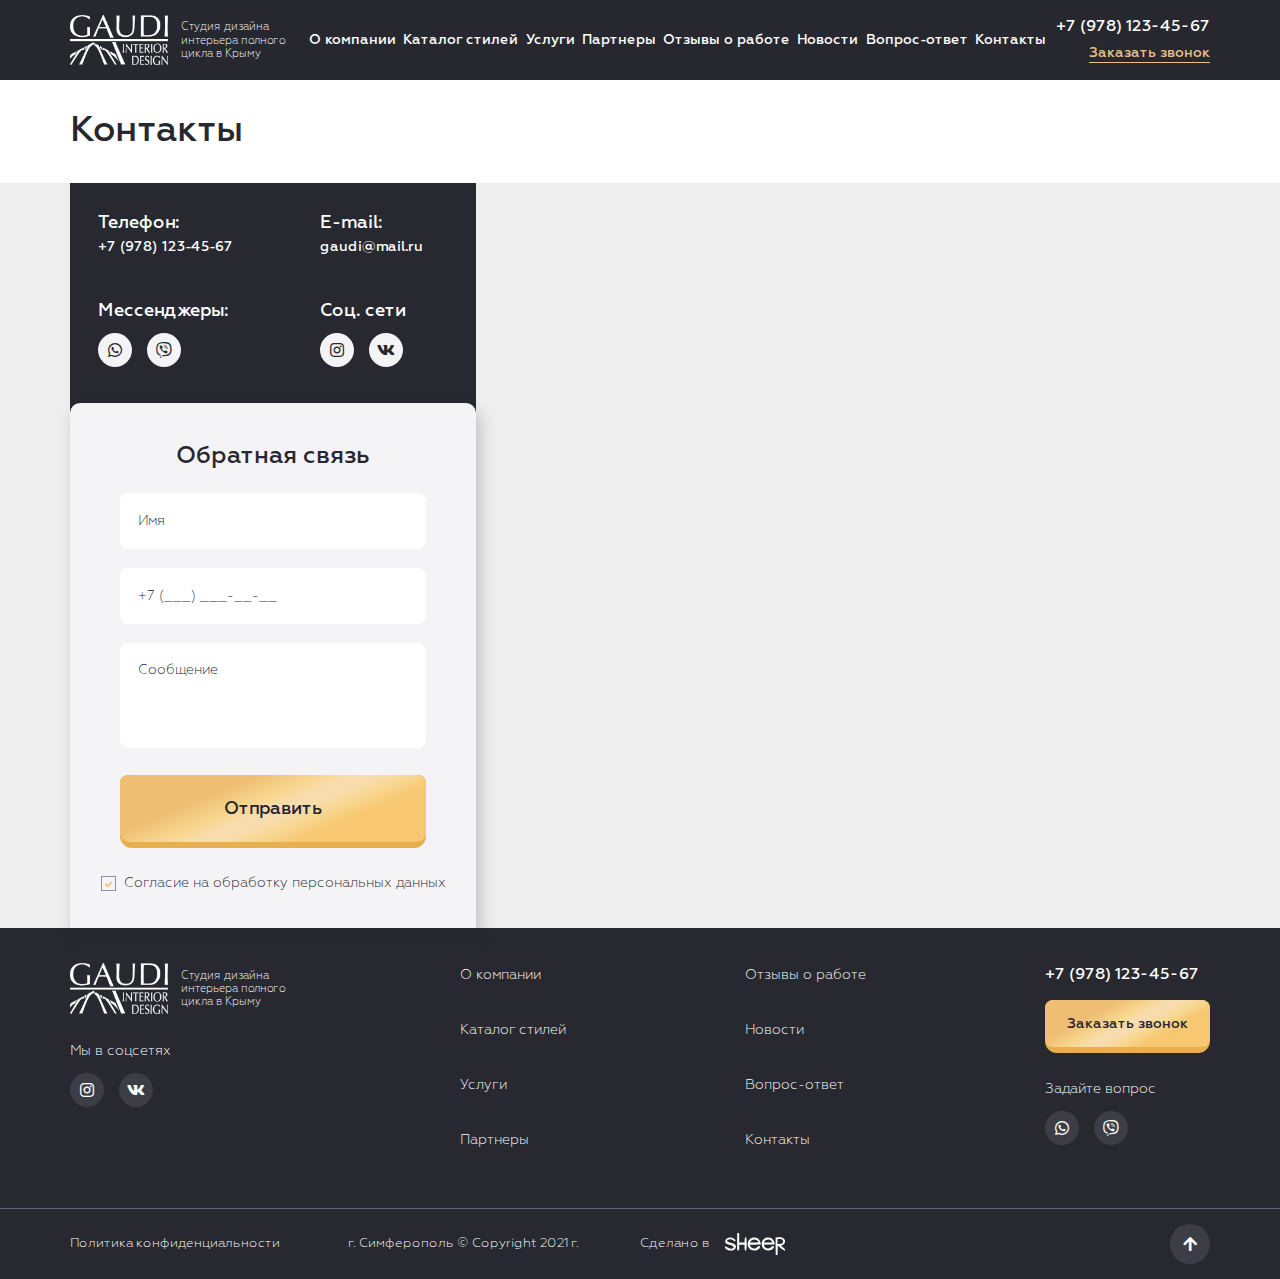
<file: contacts.html>
<!DOCTYPE html>
<!--[if lt IE 7]><html lang="ru" class="lt-ie9 lt-ie8 lt-ie7"><![endif]-->
<!--[if IE 7]><html lang="ru" class="lt-ie9 lt-ie8"><![endif]-->
<!--[if IE 8]><html lang="ru" class="lt-ie9"><![endif]-->
<!--[if gt IE 8]><!-->
<html lang="ru">
<!--<![endif]-->
<head>
	<meta charset="utf-8" />
	<title>Заголовок</title>
	<meta name="description" content="" />
	<meta http-equiv="X-UA-Compatible" content="IE=edge" />
	<meta name="viewport" content="width=device-width, initial-scale=1.0" />
	<link rel="shortcut icon" href="favicon.png" />
	<link rel="stylesheet" href="libs/bootstrap/bootstrap-grid.css" />
	<link rel="stylesheet" href="libs/fontawesome-free-5.12.0-web/css/all.min.css" />
	<link rel="stylesheet" href="libs/fancybox/jquery.fancybox.css" />
	<link rel="stylesheet" href="libs/slick-1.5.9/slick/slick.css" />
	<link rel="stylesheet" href="libs/slick-1.5.9/slick/slick-theme.css" />
	<link rel="stylesheet" href="libs/ion.rangeSlider-master/css/ion.rangeSlider.min.css" />
	<link rel="stylesheet" href="css/fonts.css" />
	<link rel="stylesheet" href="css/main.css?ver=1.6" />
	<link rel="stylesheet" href="css/media.css?ver=1.6" />
</head>
<body>

	<div class="wrapper wrapper_page">

		<header class="header default">
			<div class="container">
				<div class="header__wrap">
					<div class="logo-wrap">
						<a href="#" class="logo">
							<img src="img/logo.png" alt="alt">
						</a>
						<div class="logo-descr">Студия дизайна интерьера полного цикла в Крыму</div>
					</div>
					<ul class="menu">
						<li><a href="#">О компании</a></li>
						<li><a href="#">Каталог стилей</a></li>
						<li><a href="#">Услуги</a></li>
						<li><a href="#">Партнеры</a></li>
						<li><a href="#">Отзывы о работе</a></li>
						<li><a href="#">Новости</a></li>
						<li><a href="#">Вопрос-ответ</a></li>
						<li><a href="#">Контакты</a></li>
					</ul>
					<div class="header__right">
						<a href="tel:+79781234567" class="phone-main">+7 (978) 123-45-67</a>
						<a href="#callback" class="link-main fancybox">Заказать звонок</a>
					</div>
					<a href="tel:+79781234567" class="phone-mob"><i class="fas fa-phone"></i></a>
					<span class="btn_nav">
						<span class='sandwich'>
							<span class='sw-topper'></span>
							<span class='sw-bottom'></span>
							<span class='sw-footer'></span>
						</span>
					</span>
				</div>
			</div>
			<div class="menu-mobile">
				<ul class="menu">
					<li><a href="#">О компании</a></li>
					<li><a href="#">Каталог стилей</a></li>
					<li><a href="#">Услуги</a></li>
					<li><a href="#">Партнеры</a></li>
					<li><a href="#">Отзывы о работе</a></li>
					<li><a href="#">Новости</a></li>
					<li><a href="#">Вопрос-ответ</a></li>
					<li><a href="#">Контакты</a></li>
				</ul>
				<div class="header__right">
					<a href="tel:+79781234567" class="phone-main">+7 (978) 123-45-67</a>
					<a href="#callback" class="link-main fancybox">Заказать звонок</a>
				</div>
				<ul class="list-social list-social_page">
					<li><a href="#"><i class="fab fa-instagram"></i></a></li>
					<li><a href="#"><i class="fab fa-vk"></i></a></li>
					<li><a href="#"><i class="fab fa-whatsapp"></i></a></li>
					<li><a href="#"><i class="fab fa-viber"></i></a></li>
				</ul>
			</div> 
		</header>

		<div class="contacts">
			<div class="container">
				<div class="title-section">Контакты</div>
			</div>
			<div class="container">
				<div class="contacts-block">
					<div class="contacts-block__top">
						<div class="row">
							<div class="col-7">
								<div class="contacts-block__title">Телефон:</div>
								<p><a href="tel:+79781234567">+7 (978) 123-45-67</a></p>
							</div>
							<div class="col-5">
								<div class="contacts-block__title">E-mail:</div>
								<p><a href="mailto:gaudi@mail.ru">gaudi@mail.ru</a></p>
							</div>
							<div class="col-7">
								<div class="contacts-block__title">Мессенджеры:</div>
								<ul class="list-social list-social_page">
									<li><a href="#"><i class="fab fa-whatsapp"></i></a></li>
									<li><a href="#"><i class="fab fa-viber"></i></a></li>
								</ul>
							</div>
							<div class="col-5">
								<div class="contacts-block__title">Соц. сети</div>
								<ul class="list-social list-social_page">
									<li><a href="#"><i class="fab fa-instagram"></i></a></li>
									<li><a href="#"><i class="fab fa-vk"></i></a></li>
								</ul>
							</div>
						</div>
					</div>
					<div class="form-page">
						<div class="title-middle">Обратная связь</div>
						<form>
							<div class="item-form">
								<input type="text" placeholder="Имя" required="required">
							</div>
							<div class="item-form">
								<input type="text" placeholder="+7 (___) ___-__-__" class="input-phone" required="required">
							</div>
							<div class="item-form">
								<textarea placeholder="Сообщение"></textarea>
							</div>
							<button class="btn-main" type="submit">Отправить</button>
							<div class="checkbox-wrap">
								<div class="checkbox">
									<label>
										<input type="checkbox" required="required" checked="checked">
										<span>Согласие на обработку персональных данных</span>
									</label>
								</div>
							</div>
						</form>
					</div>
				</div>
			</div>
			<div id="map"></div>
		</div>

		<footer class="footer">
			<div class="container">
				<div class="row">
					<div class="col-md-4 col-6">
						<div class="logo-wrap">
							<a href="#" class="logo">
								<img src="img/logo.png" alt="alt">
							</a>
							<div class="logo-descr">Студия дизайна интерьера полного цикла в Крыму</div>
						</div>
						<div>Мы в соцсетях</div>
						<ul class="list-social list-social_page">
							<li><a href="#"><i class="fab fa-instagram"></i></a></li>
							<li><a href="#"><i class="fab fa-vk"></i></a></li>
						</ul>
					</div>
					<div class="col-md-6">
						<ul class="footer__nav">
							<li><a href="#">О компании</a></li>
							<li><a href="#">Каталог стилей</a></li>
							<li><a href="#">Услуги</a></li>
							<li><a href="#">Партнеры</a></li>
							<li><a href="#">Отзывы о работе</a></li>
							<li><a href="#">Новости</a></li>
							<li><a href="#">Вопрос-ответ</a></li>
							<li><a href="#">Контакты</a></li>
						</ul>
					</div>
					<div class="col-md-2 col-6">
						<div class="footer__right">
							<a href="tel:+79781234567" class="phone-main">+7 (978) 123-45-67</a>
							<a href="#callback" class="btn-main fancybox">Заказать звонок</a>
							<div>Задайте вопрос</div>
							<ul class="list-social list-social_page">
								<li><a href="#"><i class="fab fa-whatsapp"></i></a></li>
								<li><a href="#"><i class="fab fa-viber"></i></a></li>
							</ul>
						</div>
					</div>
				</div>
			</div>
			<div class="footer__bottom">
				<div class="container">
					<div class="row align-items-center">
						<div class="col-lg-3 col-sm-6">
							<a href="#">Политика конфиденциальности</a>
						</div>
						<div class="col-lg-3 col-sm-6 col_copyright">
							<p>г. Симферополь © Copyright  2021 г.</p>
						</div>
						<div class="col-lg-3 col-sm-6 col_pl">
							<div class="create">Сделано в <img src="img/copy.svg" alt="alt"></div>
						</div>
						<div class="col-lg-3 col-sm-6 align_right">
							<a href="#" class="btn_top default"><i class="fa fa-arrow-up"></i></a>
						</div>
					</div>
				</div>
			</div>
		</footer>
		
	</div>

	<!--[if lt IE 9]>
	<script src="libs/html5shiv/es5-shim.min.js"></script>
	<script src="libs/html5shiv/html5shiv.min.js"></script>
	<script src="libs/html5shiv/html5shiv-printshiv.min.js"></script>
	<script src="libs/respond/respond.min.js"></script>
<![endif]-->
<script src="libs/jquery/jquery-1.11.1.min.js"></script>
<script src="libs/jquery-mousewheel/jquery.mousewheel.min.js"></script>
<script src="libs/fancybox/jquery.fancybox.pack.js"></script>
<script src="libs/slick-1.5.9/slick/slick.min.js"></script>
<script src="libs/scroll2id/PageScroll2id.min.js"></script>
<script src="libs/mask/jquery.maskedinput.js"></script>
<script src="libs/ion.rangeSlider-master/js/ion.rangeSlider.min.js"></script>
<script src="libs/jQueryFormStyler-master/jquery.formstyler.min.js"></script>
<script src="js/common.js?ver=1.6"></script>
<script src="https://api-maps.yandex.ru/2.1/?lang=ru_RU"></script>
<script>
	$(document).ready(function() {
		ymaps.ready(init);

		function init() {
			var myMap = new ymaps.Map('map', {
				center: [44.494688, 34.163447],
				zoom: 16
			}, {
				searchControlProvider: 'yandex#search'
			}),
			myPlacemark = new ymaps.Placemark(myMap.getCenter(), {
				balloonContent: '<p class="text-map">улица Кирова, 8/12</p>'
			}, {
				iconLayout: 'default#image',
				iconImageHref: 'img/pin.svg',
				hideIconOnBalloonOpen: false,
				iconImageSize: [36, 49],
				iconImageOffset: [-18, -49],
				balloonOffset: [ 0, -49 ]
			});
			myMap.controls.remove('searchControl');
			myMap.behaviors.disable('scrollZoom');
			myMap.geoObjects.add(myPlacemark);
		}
	});
</script>
<!-- Yandex.Metrika counter --><!-- /Yandex.Metrika counter -->
<!-- Google Analytics counter --><!-- /Google Analytics counter -->
</body>
</html>
</file>
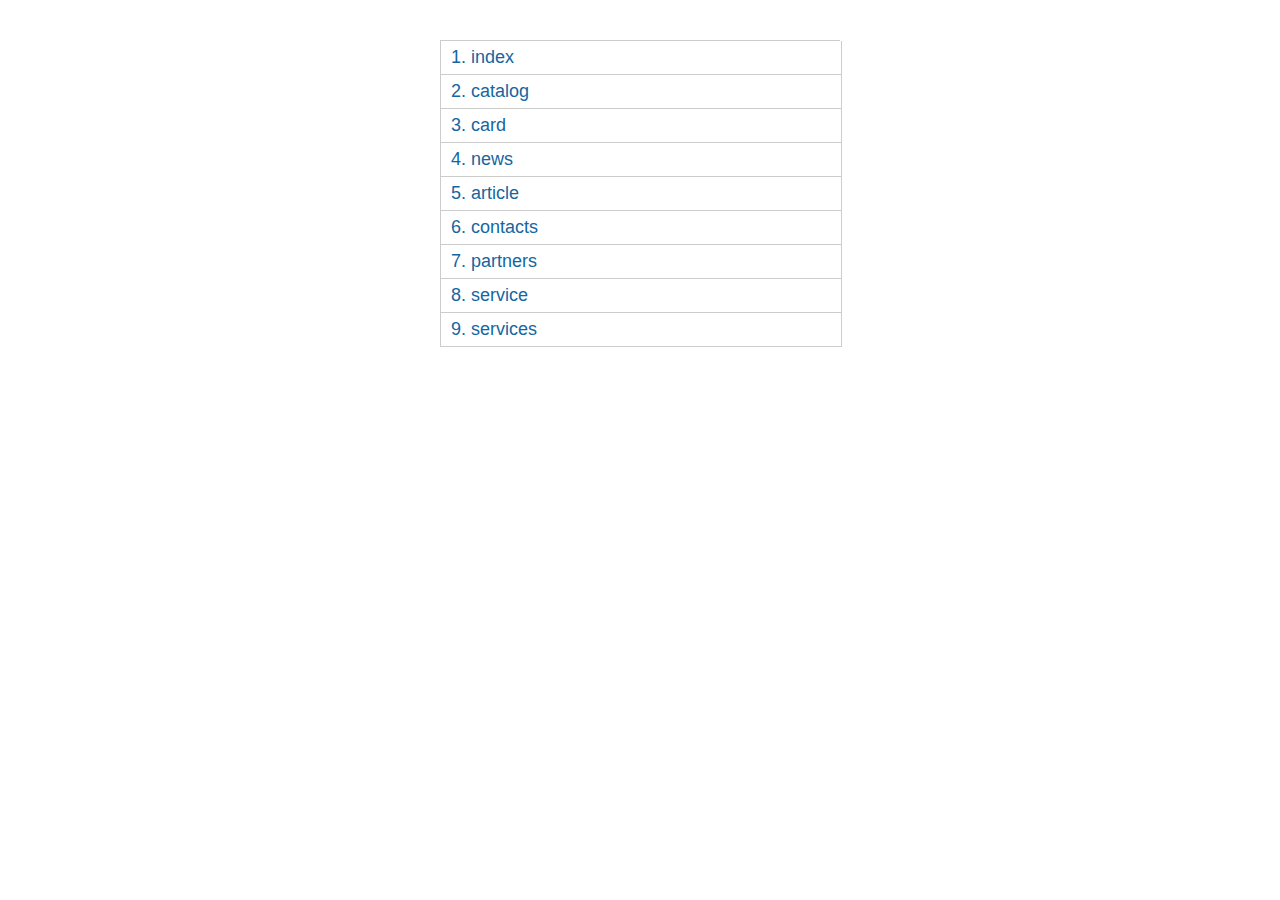
<file: map.html>
<!DOCTYPE html>
<!--[if lt IE 7]><html lang="ru" class="lt-ie9 lt-ie8 lt-ie7"><![endif]-->
<!--[if IE 7]><html lang="ru" class="lt-ie9 lt-ie8"><![endif]-->
<!--[if IE 8]><html lang="ru" class="lt-ie9"><![endif]-->
<!--[if gt IE 8]><!-->
<html lang="ru">
<!--<![endif]-->
<head>
	<meta charset="utf-8" />
	<title>Заголовок</title>
	<meta name="description" content="" />
	<meta http-equiv="X-UA-Compatible" content="IE=edge" />
	<meta name="viewport" content="width=device-width, initial-scale=1.0" />
</head>
<body>

	<div class="wrapper">
		<div class="count_pages">
			<ul> 
				<li><a href="index.html" target="_blanck">index</a></li>
				<li><a href="catalog.html" target="_blanck">catalog</a></li>
				<li><a href="card.html" target="_blanck">card</a></li>
				<li><a href="news.html" target="_blanck">news</a></li>
				<li><a href="article.html" target="_blanck">article</a></li>
				<li><a href="contacts.html" target="_blanck">contacts</a></li>
				<li><a href="partners.html" target="_blanck">partners</a></li>
				<li><a href="service.html" target="_blanck">service</a></li>
				<li><a href="services.html" target="_blanck">services</a></li>
			</ul> 
		</div> 
	</div>

	<style>
		.count_pages a:before {
			counter-increment: list1; 
			content: counter(list1) ". "; 
		}
		.count_pages li {
			list-style: none;
			margin-bottom: 0px;
			border: 1px solid #ccc;
			border-top: none;
			width: 100%;
		}
		.count_pages {
			margin: 0;
			width: 400px;
			margin: auto;
			font-family: sans-serif;
			margin-top: 40px;
			max-width: 100%;
			border-top: 1px solid #ccc;
			counter-reset: list1;
			margin-bottom: 40px;
		}
		.count_pages ul {
			margin: 0;
			padding: 0;
		}
		.count_pages a {
			font-size: 18px;
			color: #15669F;
			text-decoration: none;
			display: block;
			padding: 6px 10px;
		}
	</style>
</body>
</html>
</file>
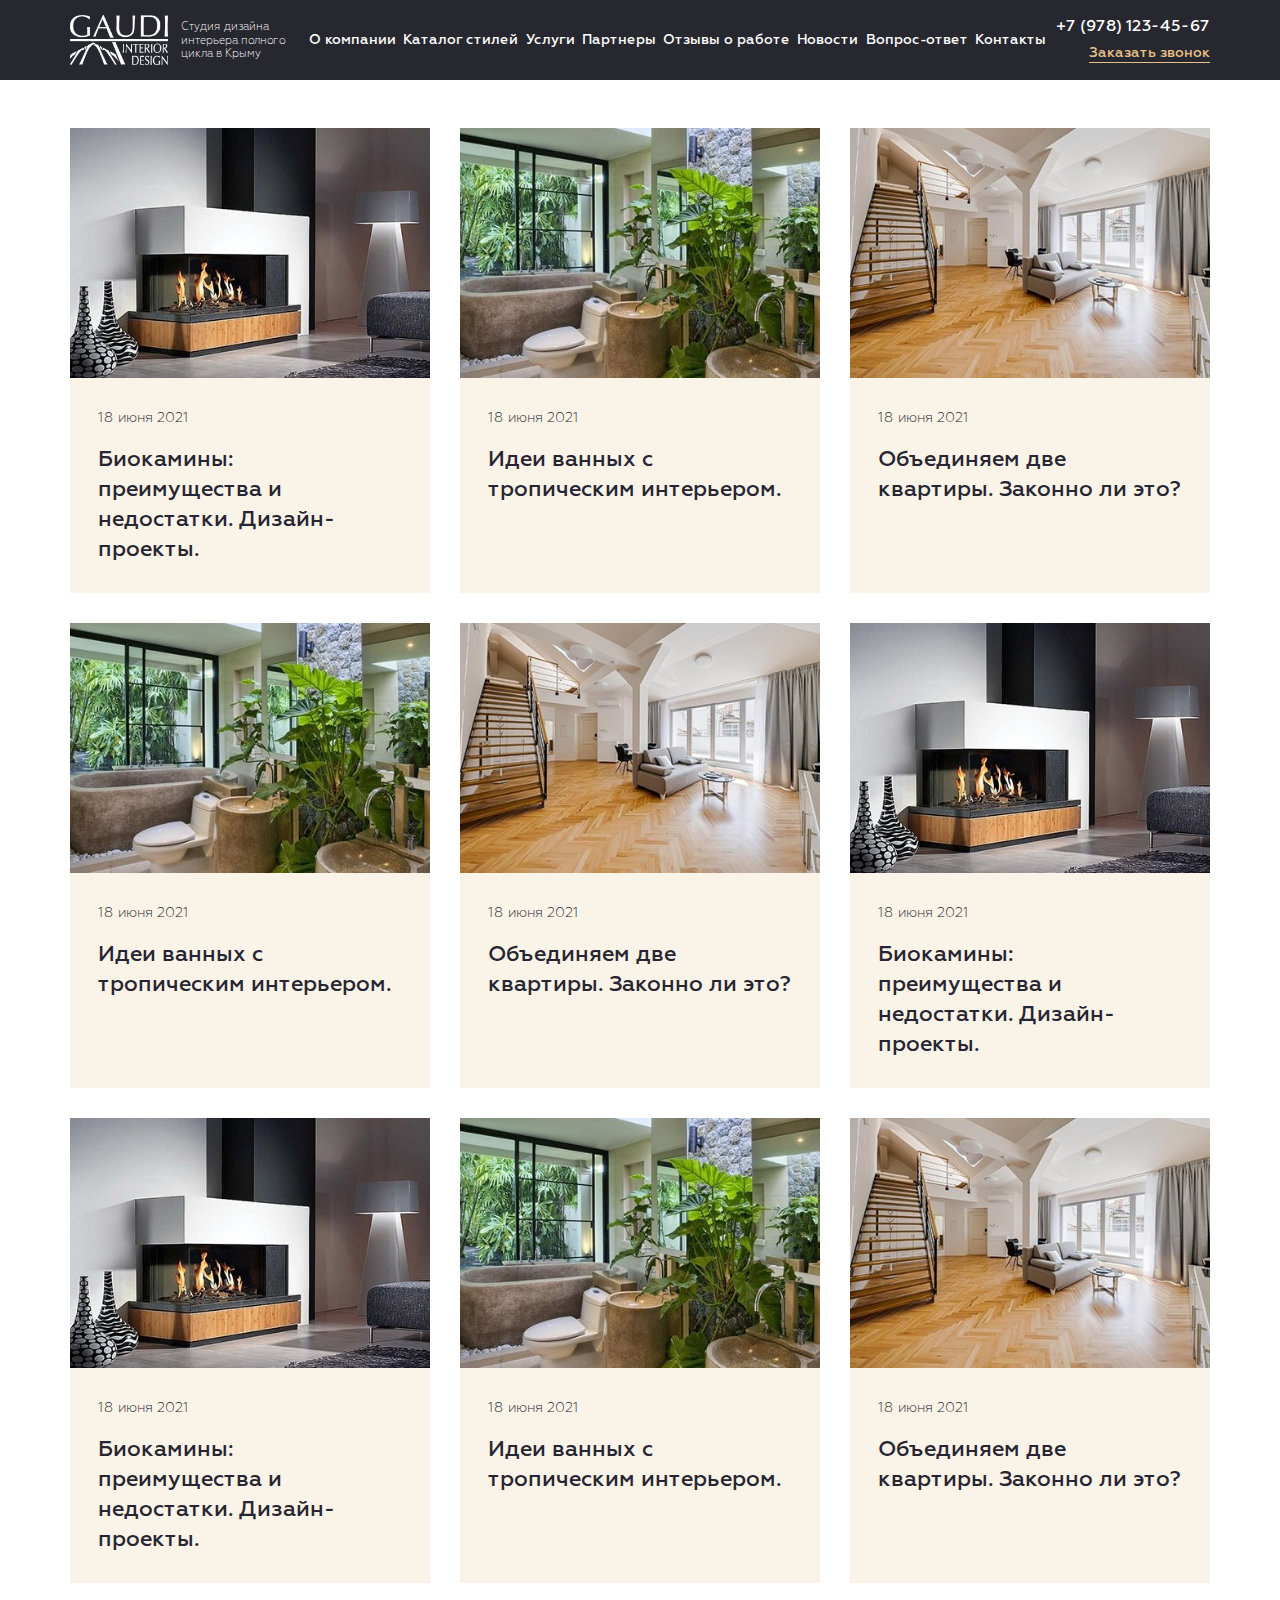
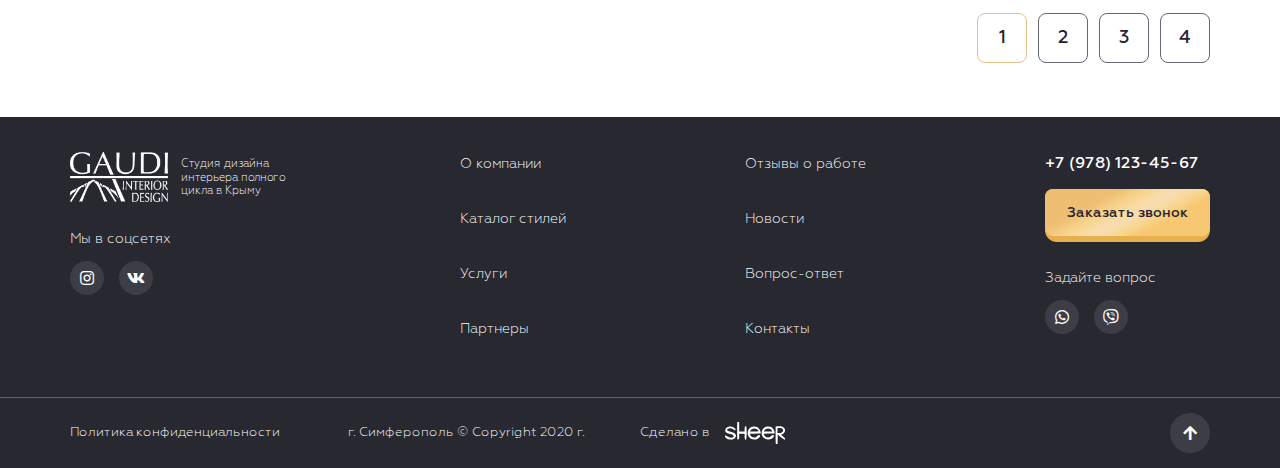
<file: news.html>
<!DOCTYPE html>
<!--[if lt IE 7]><html lang="ru" class="lt-ie9 lt-ie8 lt-ie7"><![endif]-->
<!--[if IE 7]><html lang="ru" class="lt-ie9 lt-ie8"><![endif]-->
<!--[if IE 8]><html lang="ru" class="lt-ie9"><![endif]-->
<!--[if gt IE 8]><!-->
<html lang="ru">
<!--<![endif]-->
<head>
	<meta charset="utf-8" />
	<title>Заголовок</title>
	<meta name="description" content="" />
	<meta http-equiv="X-UA-Compatible" content="IE=edge" />
	<meta name="viewport" content="width=device-width, initial-scale=1.0" />
	<link rel="shortcut icon" href="favicon.png" />
	<link rel="stylesheet" href="libs/bootstrap/bootstrap-grid.css" />
	<link rel="stylesheet" href="libs/fontawesome-free-5.12.0-web/css/all.min.css" />
	<link rel="stylesheet" href="libs/fancybox/jquery.fancybox.css" />
	<link rel="stylesheet" href="libs/slick-1.5.9/slick/slick.css" />
	<link rel="stylesheet" href="libs/slick-1.5.9/slick/slick-theme.css" />
	<link rel="stylesheet" href="libs/ion.rangeSlider-master/css/ion.rangeSlider.min.css" />
	<link rel="stylesheet" href="css/fonts.css" />
	<link rel="stylesheet" href="css/main.css?ver=1.2" />
	<link rel="stylesheet" href="css/media.css?ver=1.2" />
</head>
<body>

	<div class="wrapper wrapper_page">
 
		<header class="header default">
			<div class="container">
				<div class="header__wrap">
					<div class="logo-wrap">
						<a href="#" class="logo">
							<img src="img/logo.png" alt="alt">
						</a>
						<div class="logo-descr">Студия дизайна интерьера полного цикла в Крыму</div>
					</div>
					<ul class="menu">
						<li><a href="#">О компании</a></li>
						<li><a href="#">Каталог стилей</a></li>
						<li><a href="#">Услуги</a></li>
						<li><a href="#">Партнеры</a></li>
						<li><a href="#">Отзывы о работе</a></li>
						<li><a href="#">Новости</a></li>
						<li><a href="#">Вопрос-ответ</a></li>
						<li><a href="#">Контакты</a></li>
					</ul>
					<div class="header__right">
						<a href="tel:+79781234567" class="phone-main">+7 (978) 123-45-67</a>
						<a href="#callback" class="link-main fancybox">Заказать звонок</a>
					</div>
					<a href="tel:+79781234567" class="phone-mob"><i class="fas fa-phone"></i></a>
					<span class="btn_nav">
						<span class='sandwich'>
							<span class='sw-topper'></span>
							<span class='sw-bottom'></span>
							<span class='sw-footer'></span>
						</span>
					</span>
				</div>
			</div>
			<div class="menu-mobile">
				<ul class="menu">
					<li><a href="#">О компании</a></li>
					<li><a href="#">Каталог стилей</a></li>
					<li><a href="#">Услуги</a></li>
					<li><a href="#">Партнеры</a></li>
					<li><a href="#">Отзывы о работе</a></li>
					<li><a href="#">Новости</a></li>
					<li><a href="#">Вопрос-ответ</a></li>
					<li><a href="#">Контакты</a></li>
				</ul>
				<div class="header__right">
					<a href="tel:+79781234567" class="phone-main">+7 (978) 123-45-67</a>
					<a href="#callback" class="link-main fancybox">Заказать звонок</a>
				</div>
				<ul class="list-social list-social_page">
					<li><a href="#"><i class="fab fa-instagram"></i></a></li>
					<li><a href="#"><i class="fab fa-vk"></i></a></li>
					<li><a href="#"><i class="fab fa-whatsapp"></i></a></li>
					<li><a href="#"><i class="fab fa-viber"></i></a></li>
				</ul>
			</div> 
		</header>

		<div class="news-page">
			<div class="container">
				<div class="row row_news-page">
					<div class="col-lg-4 col-md-6">
						<a href="#" class="item-news">
							<span class="item-news__image">
								<img src="img/news1_1.jpg" alt="alt">
							</span>
							<span class="item-news__content">
								<span class="news-date">18 июня 2021</span>
								<span class="news-title">Биокамины: преимущества и недостатки. Дизайн-проекты.</span>
							</span>
						</a>
					</div>
					<div class="col-lg-4 col-md-6">
						<a href="#" class="item-news">
							<span class="item-news__image">
								<img src="img/news2_1.jpg" alt="alt">
							</span>
							<span class="item-news__content">
								<span class="news-date">18 июня 2021</span>
								<span class="news-title">Идеи ванных с тропическим интерьером.</span>
							</span>
						</a>
					</div>
					<div class="col-lg-4 col-md-6">
						<a href="#" class="item-news">
							<span class="item-news__image">
								<img src="img/news3_1.jpg" alt="alt">
							</span>
							<span class="item-news__content">
								<span class="news-date">18 июня 2021</span>
								<span class="news-title">Объединяем две квартиры. Законно ли это?</span>
							</span>
						</a>
					</div>
					<div class="col-lg-4 col-md-6">
						<a href="#" class="item-news">
							<span class="item-news__image">
								<img src="img/news2_1.jpg" alt="alt">
							</span>
							<span class="item-news__content">
								<span class="news-date">18 июня 2021</span>
								<span class="news-title">Идеи ванных с тропическим интерьером.</span>
							</span>
						</a>
					</div>
					<div class="col-lg-4 col-md-6">
						<a href="#" class="item-news">
							<span class="item-news__image">
								<img src="img/news3_1.jpg" alt="alt">
							</span>
							<span class="item-news__content">
								<span class="news-date">18 июня 2021</span>
								<span class="news-title">Объединяем две квартиры. Законно ли это?</span>
							</span>
						</a>
					</div>
					<div class="col-lg-4 col-md-6">
						<a href="#" class="item-news">
							<span class="item-news__image">
								<img src="img/news1_1.jpg" alt="alt">
							</span>
							<span class="item-news__content">
								<span class="news-date">18 июня 2021</span>
								<span class="news-title">Биокамины: преимущества и недостатки. Дизайн-проекты.</span>
							</span>
						</a>
					</div>
					<div class="col-lg-4 col-md-6">
						<a href="#" class="item-news">
							<span class="item-news__image">
								<img src="img/news1_1.jpg" alt="alt">
							</span>
							<span class="item-news__content">
								<span class="news-date">18 июня 2021</span>
								<span class="news-title">Биокамины: преимущества и недостатки. Дизайн-проекты.</span>
							</span>
						</a>
					</div>
					<div class="col-lg-4 col-md-6">
						<a href="#" class="item-news">
							<span class="item-news__image">
								<img src="img/news2_1.jpg" alt="alt">
							</span>
							<span class="item-news__content">
								<span class="news-date">18 июня 2021</span>
								<span class="news-title">Идеи ванных с тропическим интерьером.</span>
							</span>
						</a>
					</div>
					<div class="col-lg-4 col-md-6">
						<a href="#" class="item-news">
							<span class="item-news__image">
								<img src="img/news3_1.jpg" alt="alt">
							</span>
							<span class="item-news__content">
								<span class="news-date">18 июня 2021</span>
								<span class="news-title">Объединяем две квартиры. Законно ли это?</span>
							</span>
						</a>
					</div>
				</div>
				<div class="pager">
					<span aria-current="page" class="page-numbers current" href="#">1</span>
					<a class="page-numbers" href="#">2</a>
					<a class="page-numbers" href="#">3</a>
					<a class="page-numbers" href="#">4</a>
				</div>
			</div>
		</div>

		<footer class="footer">
			<div class="container">
				<div class="row">
					<div class="col-md-4 col-6">
						<div class="logo-wrap">
							<a href="#" class="logo">
								<img src="img/logo.png" alt="alt">
							</a>
							<div class="logo-descr">Студия дизайна интерьера полного цикла в Крыму</div>
						</div>
						<div>Мы в соцсетях</div>
						<ul class="list-social list-social_page">
							<li><a href="#"><i class="fab fa-instagram"></i></a></li>
							<li><a href="#"><i class="fab fa-vk"></i></a></li>
						</ul>
					</div>
					<div class="col-md-6">
						<ul class="footer__nav">
							<li><a href="#">О компании</a></li>
							<li><a href="#">Каталог стилей</a></li>
							<li><a href="#">Услуги</a></li>
							<li><a href="#">Партнеры</a></li>
							<li><a href="#">Отзывы о работе</a></li>
							<li><a href="#">Новости</a></li>
							<li><a href="#">Вопрос-ответ</a></li>
							<li><a href="#">Контакты</a></li>
						</ul>
					</div>
					<div class="col-md-2 col-6">
						<div class="footer__right">
							<a href="tel:+79781234567" class="phone-main">+7 (978) 123-45-67</a>
							<a href="#callback" class="btn-main fancybox">Заказать звонок</a>
							<div>Задайте вопрос</div>
							<ul class="list-social list-social_page">
								<li><a href="#"><i class="fab fa-whatsapp"></i></a></li>
								<li><a href="#"><i class="fab fa-viber"></i></a></li>
							</ul>
						</div>
					</div>
				</div>
			</div>
			<div class="footer__bottom">
				<div class="container">
					<div class="row align-items-center">
						<div class="col-lg-3 col-sm-6">
							<a href="#">Политика конфиденциальности</a>
						</div>
						<div class="col-lg-3 col-sm-6 col_copyright">
							<p>г. Симферополь © Copyright  2020 г.</p>
						</div>
						<div class="col-lg-3 col-sm-6 col_pl">
							<div class="create">Сделано в <img src="img/copy.svg" alt="alt"></div>
						</div>
						<div class="col-lg-3 col-sm-6 align_right">
							<a href="#" class="btn_top default"><i class="fa fa-arrow-up"></i></a>
						</div>
					</div>
				</div>
			</div>
		</footer>
		
	</div>

	<!--[if lt IE 9]>
	<script src="libs/html5shiv/es5-shim.min.js"></script>
	<script src="libs/html5shiv/html5shiv.min.js"></script>
	<script src="libs/html5shiv/html5shiv-printshiv.min.js"></script>
	<script src="libs/respond/respond.min.js"></script>
<![endif]-->
<script src="libs/jquery/jquery-1.11.1.min.js"></script>
<script src="libs/jquery-mousewheel/jquery.mousewheel.min.js"></script>
<script src="libs/fancybox/jquery.fancybox.pack.js"></script>
<script src="libs/slick-1.5.9/slick/slick.min.js"></script>
<script src="libs/scroll2id/PageScroll2id.min.js"></script>
<script src="libs/mask/jquery.maskedinput.js"></script>
<script src="libs/ion.rangeSlider-master/js/ion.rangeSlider.min.js"></script>
<script src="libs/jQueryFormStyler-master/jquery.formstyler.min.js"></script>
<script src="js/common.js?ver=1.2"></script>
<!-- Yandex.Metrika counter --><!-- /Yandex.Metrika counter -->
<!-- Google Analytics counter --><!-- /Google Analytics counter -->
</body>
</html>
</file>
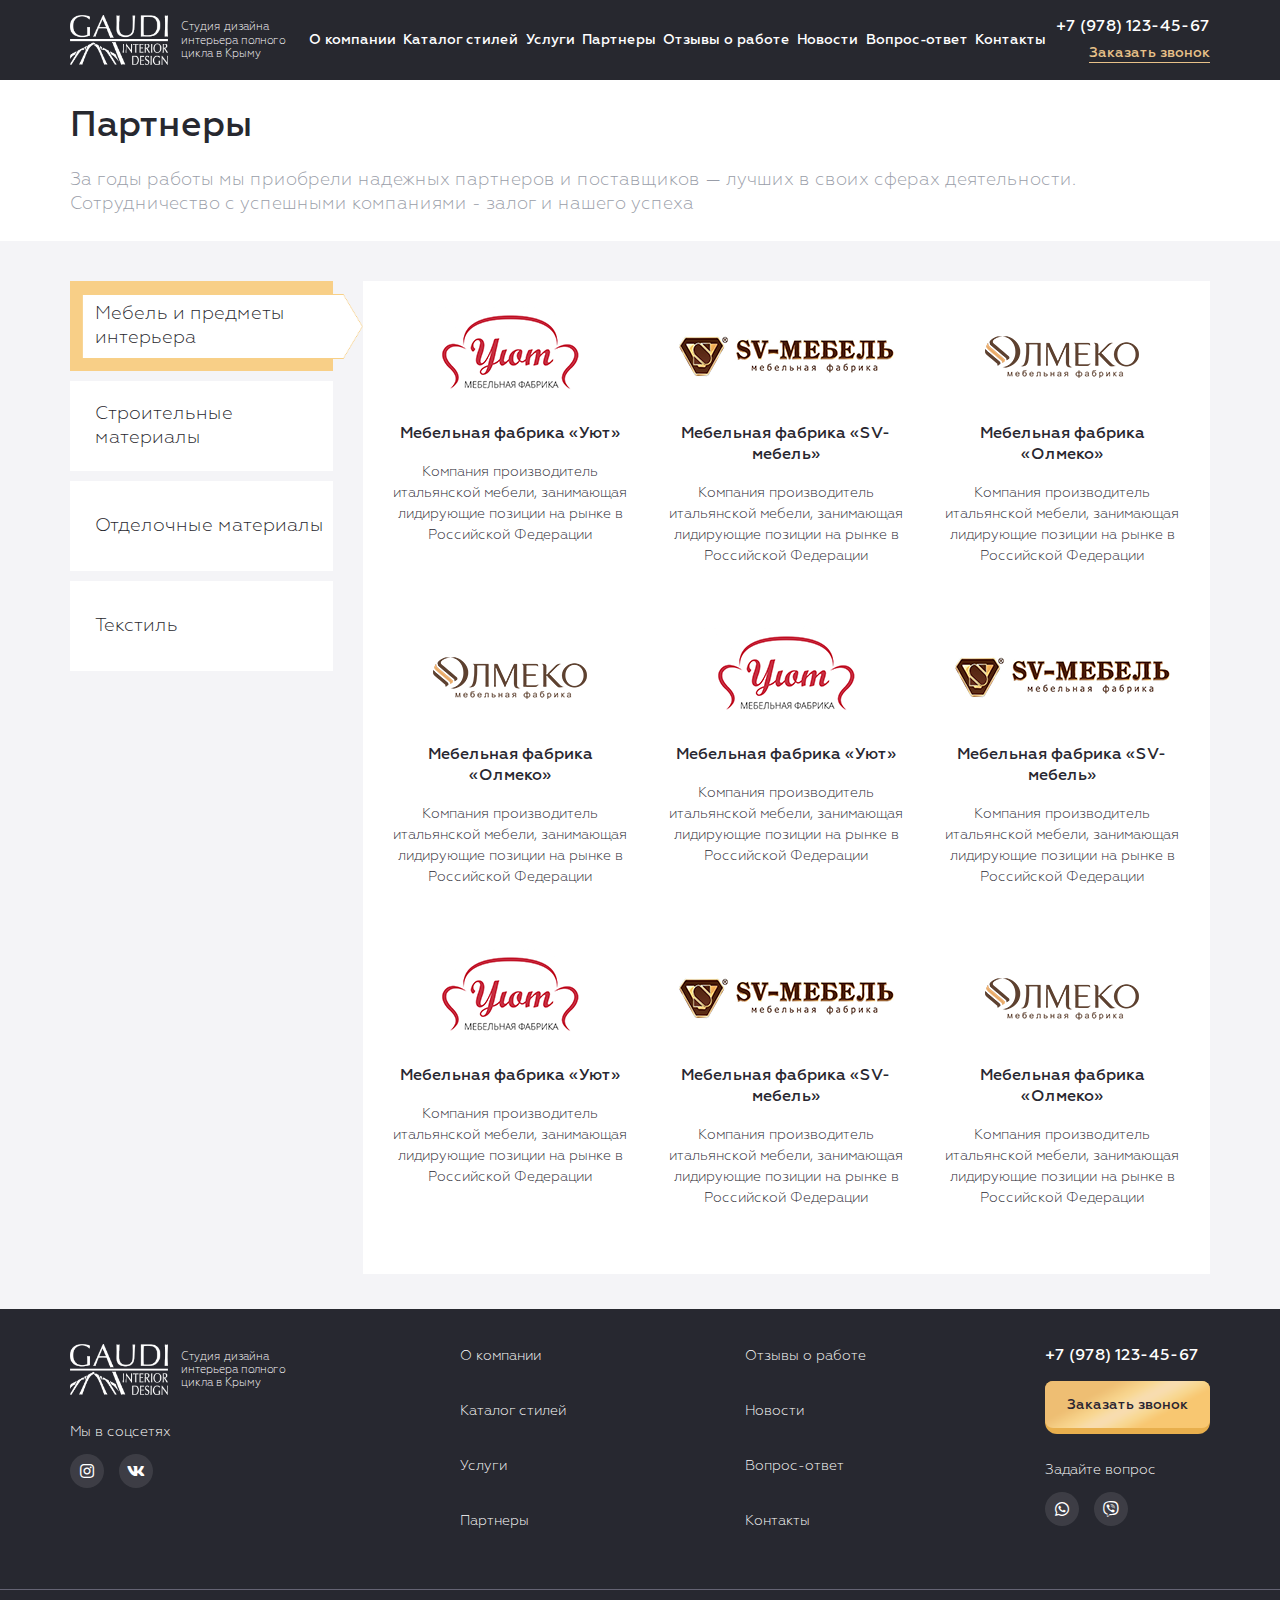
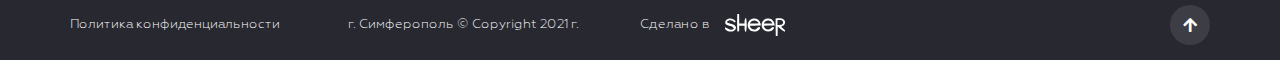
<file: partners.html>
<!DOCTYPE html>
<!--[if lt IE 7]><html lang="ru" class="lt-ie9 lt-ie8 lt-ie7"><![endif]-->
<!--[if IE 7]><html lang="ru" class="lt-ie9 lt-ie8"><![endif]-->
<!--[if IE 8]><html lang="ru" class="lt-ie9"><![endif]-->
<!--[if gt IE 8]><!-->
<html lang="ru">
<!--<![endif]-->
<head>
	<meta charset="utf-8" />
	<title>Заголовок</title>
	<meta name="description" content="" />
	<meta http-equiv="X-UA-Compatible" content="IE=edge" />
	<meta name="viewport" content="width=device-width, initial-scale=1.0" />
	<link rel="shortcut icon" href="favicon.png" />
	<link rel="stylesheet" href="libs/bootstrap/bootstrap-grid.css" />
	<link rel="stylesheet" href="libs/fontawesome-free-5.12.0-web/css/all.min.css" />
	<link rel="stylesheet" href="libs/fancybox/jquery.fancybox.css" />
	<link rel="stylesheet" href="libs/slick-1.5.9/slick/slick.css" />
	<link rel="stylesheet" href="libs/slick-1.5.9/slick/slick-theme.css" />
	<link rel="stylesheet" href="libs/ion.rangeSlider-master/css/ion.rangeSlider.min.css" />
	<link rel="stylesheet" href="css/fonts.css" />
	<link rel="stylesheet" href="css/main.css?ver=1.6" />
	<link rel="stylesheet" href="css/media.css?ver=1.6" />
</head>
<body> 

	<div class="wrapper wrapper_page">

		<header class="header default">
			<div class="container">
				<div class="header__wrap">
					<div class="logo-wrap">
						<a href="#" class="logo">
							<img src="img/logo.png" alt="alt">
						</a>
						<div class="logo-descr">Студия дизайна интерьера полного цикла в Крыму</div>
					</div>
					<ul class="menu">
						<li><a href="#">О компании</a></li>
						<li><a href="#">Каталог стилей</a></li>
						<li><a href="#">Услуги</a></li>
						<li><a href="#">Партнеры</a></li>
						<li><a href="#">Отзывы о работе</a></li>
						<li><a href="#">Новости</a></li>
						<li><a href="#">Вопрос-ответ</a></li>
						<li><a href="#">Контакты</a></li>
					</ul>
					<div class="header__right">
						<a href="tel:+79781234567" class="phone-main">+7 (978) 123-45-67</a>
						<a href="#callback" class="link-main fancybox">Заказать звонок</a>
					</div>
					<a href="tel:+79781234567" class="phone-mob"><i class="fas fa-phone"></i></a>
					<span class="btn_nav">
						<span class='sandwich'>
							<span class='sw-topper'></span>
							<span class='sw-bottom'></span>
							<span class='sw-footer'></span>
						</span>
					</span>
				</div>
			</div>
			<div class="menu-mobile">
				<ul class="menu">
					<li><a href="#">О компании</a></li>
					<li><a href="#">Каталог стилей</a></li>
					<li><a href="#">Услуги</a></li>
					<li><a href="#">Партнеры</a></li>
					<li><a href="#">Отзывы о работе</a></li>
					<li><a href="#">Новости</a></li>
					<li><a href="#">Вопрос-ответ</a></li>
					<li><a href="#">Контакты</a></li>
				</ul>
				<div class="header__right">
					<a href="tel:+79781234567" class="phone-main">+7 (978) 123-45-67</a>
					<a href="#callback" class="link-main fancybox">Заказать звонок</a>
				</div>
				<ul class="list-social list-social_page">
					<li><a href="#"><i class="fab fa-instagram"></i></a></li>
					<li><a href="#"><i class="fab fa-vk"></i></a></li>
					<li><a href="#"><i class="fab fa-whatsapp"></i></a></li>
					<li><a href="#"><i class="fab fa-viber"></i></a></li>
				</ul>
			</div> 
		</header>

		<div class="partners">
			<div class="partners__top">
				<div class="container">
					<div class="title-section">Партнеры</div>
					<div class="descr-title">За годы работы мы приобрели надежных партнеров и поставщиков — лучших в своих сферах деятельности. <br>Сотрудничество с успешными компаниями - залог и нашего успеха</div>
				</div>
			</div>
			<div class="container">
				<div class="row">
					<div class="col-lg-3">
						<ul class="tabs">
							<li class="active"><a href="#tab1">Мебель и предметы интерьера</a></li>
							<li><a href="#tab2">Строительные материалы</a></li>
							<li><a href="#tab3">Отделочные материалы</a></li>
							<li><a href="#tab4">Текстиль</a></li>
						</ul>
					</div>
					<div class="col-lg-9">
						<div class="tab-container">
							<div class="tab-pane" id="tab1">
								<div class="row row_partners">
									<div class="col-md-4 col-sm-6">
										<div class="item-partner">
											<div class="item-partner_image">
												<img src="img/partner1.png" alt="alt">
											</div>
											<div class="item-partner__name">Мебельная фабрика «Уют»</div>
											<p>Компания производитель итальянской мебели, занимающая лидирующие позиции на рынке в Российской Федерации</p>
										</div>
									</div>
									<div class="col-md-4 col-sm-6">
										<div class="item-partner">
											<div class="item-partner_image">
												<img src="img/partner2.png" alt="alt">
											</div>
											<div class="item-partner__name">Мебельная фабрика «SV-мебель»</div>
											<p>Компания производитель итальянской мебели, занимающая лидирующие позиции на рынке в Российской Федерации</p>
										</div>
									</div>
									<div class="col-md-4 col-sm-6">
										<div class="item-partner">
											<div class="item-partner_image">
												<img src="img/partner3.png" alt="alt">
											</div>
											<div class="item-partner__name">Мебельная фабрика «Олмеко»</div>
											<p>Компания производитель итальянской мебели, занимающая лидирующие позиции на рынке в Российской Федерации</p>
										</div>
									</div>
									<div class="col-md-4 col-sm-6">
										<div class="item-partner">
											<div class="item-partner_image">
												<img src="img/partner3.png" alt="alt">
											</div>
											<div class="item-partner__name">Мебельная фабрика «Олмеко»</div>
											<p>Компания производитель итальянской мебели, занимающая лидирующие позиции на рынке в Российской Федерации</p>
										</div>
									</div>
									<div class="col-md-4 col-sm-6">
										<div class="item-partner">
											<div class="item-partner_image">
												<img src="img/partner1.png" alt="alt">
											</div>
											<div class="item-partner__name">Мебельная фабрика «Уют»</div>
											<p>Компания производитель итальянской мебели, занимающая лидирующие позиции на рынке в Российской Федерации</p>
										</div>
									</div>
									<div class="col-md-4 col-sm-6">
										<div class="item-partner">
											<div class="item-partner_image">
												<img src="img/partner2.png" alt="alt">
											</div>
											<div class="item-partner__name">Мебельная фабрика «SV-мебель»</div>
											<p>Компания производитель итальянской мебели, занимающая лидирующие позиции на рынке в Российской Федерации</p>
										</div>
									</div>
									<div class="col-md-4 col-sm-6">
										<div class="item-partner">
											<div class="item-partner_image">
												<img src="img/partner1.png" alt="alt">
											</div>
											<div class="item-partner__name">Мебельная фабрика «Уют»</div>
											<p>Компания производитель итальянской мебели, занимающая лидирующие позиции на рынке в Российской Федерации</p>
										</div>
									</div>
									<div class="col-md-4 col-sm-6">
										<div class="item-partner">
											<div class="item-partner_image">
												<img src="img/partner2.png" alt="alt">
											</div>
											<div class="item-partner__name">Мебельная фабрика «SV-мебель»</div>
											<p>Компания производитель итальянской мебели, занимающая лидирующие позиции на рынке в Российской Федерации</p>
										</div>
									</div>
									<div class="col-md-4 col-sm-6">
										<div class="item-partner">
											<div class="item-partner_image">
												<img src="img/partner3.png" alt="alt">
											</div>
											<div class="item-partner__name">Мебельная фабрика «Олмеко»</div>
											<p>Компания производитель итальянской мебели, занимающая лидирующие позиции на рынке в Российской Федерации</p>
										</div>
									</div>
								</div>
							</div>
							<div class="tab-pane" id="tab2">
								<div class="row row_partners">
									<div class="col-md-4 col-sm-6">
										<div class="item-partner">
											<div class="item-partner_image">
												<img src="img/partner1.png" alt="alt">
											</div>
											<div class="item-partner__name">Мебельная фабрика «Уют»</div>
											<p>Компания производитель итальянской мебели, занимающая лидирующие позиции на рынке в Российской Федерации</p>
										</div>
									</div>
									<div class="col-md-4 col-sm-6">
										<div class="item-partner">
											<div class="item-partner_image">
												<img src="img/partner2.png" alt="alt">
											</div>
											<div class="item-partner__name">Мебельная фабрика «SV-мебель»</div>
											<p>Компания производитель итальянской мебели, занимающая лидирующие позиции на рынке в Российской Федерации</p>
										</div>
									</div>
									<div class="col-md-4 col-sm-6">
										<div class="item-partner">
											<div class="item-partner_image">
												<img src="img/partner3.png" alt="alt">
											</div>
											<div class="item-partner__name">Мебельная фабрика «Олмеко»</div>
											<p>Компания производитель итальянской мебели, занимающая лидирующие позиции на рынке в Российской Федерации</p>
										</div>
									</div>
									<div class="col-md-4 col-sm-6">
										<div class="item-partner">
											<div class="item-partner_image">
												<img src="img/partner3.png" alt="alt">
											</div>
											<div class="item-partner__name">Мебельная фабрика «Олмеко»</div>
											<p>Компания производитель итальянской мебели, занимающая лидирующие позиции на рынке в Российской Федерации</p>
										</div>
									</div>
									<div class="col-md-4 col-sm-6">
										<div class="item-partner">
											<div class="item-partner_image">
												<img src="img/partner1.png" alt="alt">
											</div>
											<div class="item-partner__name">Мебельная фабрика «Уют»</div>
											<p>Компания производитель итальянской мебели, занимающая лидирующие позиции на рынке в Российской Федерации</p>
										</div>
									</div>
									<div class="col-md-4 col-sm-6">
										<div class="item-partner">
											<div class="item-partner_image">
												<img src="img/partner2.png" alt="alt">
											</div>
											<div class="item-partner__name">Мебельная фабрика «SV-мебель»</div>
											<p>Компания производитель итальянской мебели, занимающая лидирующие позиции на рынке в Российской Федерации</p>
										</div>
									</div>
									<div class="col-md-4 col-sm-6">
										<div class="item-partner">
											<div class="item-partner_image">
												<img src="img/partner1.png" alt="alt">
											</div>
											<div class="item-partner__name">Мебельная фабрика «Уют»</div>
											<p>Компания производитель итальянской мебели, занимающая лидирующие позиции на рынке в Российской Федерации</p>
										</div>
									</div>
									<div class="col-md-4 col-sm-6">
										<div class="item-partner">
											<div class="item-partner_image">
												<img src="img/partner2.png" alt="alt">
											</div>
											<div class="item-partner__name">Мебельная фабрика «SV-мебель»</div>
											<p>Компания производитель итальянской мебели, занимающая лидирующие позиции на рынке в Российской Федерации</p>
										</div>
									</div>
									<div class="col-md-4 col-sm-6">
										<div class="item-partner">
											<div class="item-partner_image">
												<img src="img/partner3.png" alt="alt">
											</div>
											<div class="item-partner__name">Мебельная фабрика «Олмеко»</div>
											<p>Компания производитель итальянской мебели, занимающая лидирующие позиции на рынке в Российской Федерации</p>
										</div>
									</div>
								</div>
							</div>
							<div class="tab-pane" id="tab3">
								<div class="row row_partners">
									<div class="col-md-4 col-sm-6">
										<div class="item-partner">
											<div class="item-partner_image">
												<img src="img/partner1.png" alt="alt">
											</div>
											<div class="item-partner__name">Мебельная фабрика «Уют»</div>
											<p>Компания производитель итальянской мебели, занимающая лидирующие позиции на рынке в Российской Федерации</p>
										</div>
									</div>
									<div class="col-md-4 col-sm-6">
										<div class="item-partner">
											<div class="item-partner_image">
												<img src="img/partner2.png" alt="alt">
											</div>
											<div class="item-partner__name">Мебельная фабрика «SV-мебель»</div>
											<p>Компания производитель итальянской мебели, занимающая лидирующие позиции на рынке в Российской Федерации</p>
										</div>
									</div>
									<div class="col-md-4 col-sm-6">
										<div class="item-partner">
											<div class="item-partner_image">
												<img src="img/partner3.png" alt="alt">
											</div>
											<div class="item-partner__name">Мебельная фабрика «Олмеко»</div>
											<p>Компания производитель итальянской мебели, занимающая лидирующие позиции на рынке в Российской Федерации</p>
										</div>
									</div>
									<div class="col-md-4 col-sm-6">
										<div class="item-partner">
											<div class="item-partner_image">
												<img src="img/partner3.png" alt="alt">
											</div>
											<div class="item-partner__name">Мебельная фабрика «Олмеко»</div>
											<p>Компания производитель итальянской мебели, занимающая лидирующие позиции на рынке в Российской Федерации</p>
										</div>
									</div>
									<div class="col-md-4 col-sm-6">
										<div class="item-partner">
											<div class="item-partner_image">
												<img src="img/partner1.png" alt="alt">
											</div>
											<div class="item-partner__name">Мебельная фабрика «Уют»</div>
											<p>Компания производитель итальянской мебели, занимающая лидирующие позиции на рынке в Российской Федерации</p>
										</div>
									</div>
									<div class="col-md-4 col-sm-6">
										<div class="item-partner">
											<div class="item-partner_image">
												<img src="img/partner2.png" alt="alt">
											</div>
											<div class="item-partner__name">Мебельная фабрика «SV-мебель»</div>
											<p>Компания производитель итальянской мебели, занимающая лидирующие позиции на рынке в Российской Федерации</p>
										</div>
									</div>
									<div class="col-md-4 col-sm-6">
										<div class="item-partner">
											<div class="item-partner_image">
												<img src="img/partner1.png" alt="alt">
											</div>
											<div class="item-partner__name">Мебельная фабрика «Уют»</div>
											<p>Компания производитель итальянской мебели, занимающая лидирующие позиции на рынке в Российской Федерации</p>
										</div>
									</div>
									<div class="col-md-4 col-sm-6">
										<div class="item-partner">
											<div class="item-partner_image">
												<img src="img/partner2.png" alt="alt">
											</div>
											<div class="item-partner__name">Мебельная фабрика «SV-мебель»</div>
											<p>Компания производитель итальянской мебели, занимающая лидирующие позиции на рынке в Российской Федерации</p>
										</div>
									</div>
									<div class="col-md-4 col-sm-6">
										<div class="item-partner">
											<div class="item-partner_image">
												<img src="img/partner3.png" alt="alt">
											</div>
											<div class="item-partner__name">Мебельная фабрика «Олмеко»</div>
											<p>Компания производитель итальянской мебели, занимающая лидирующие позиции на рынке в Российской Федерации</p>
										</div>
									</div>
								</div>
							</div>
							<div class="tab-pane" id="tab4">
								<div class="row row_partners">
									<div class="col-md-4 col-sm-6">
										<div class="item-partner">
											<div class="item-partner_image">
												<img src="img/partner1.png" alt="alt">
											</div>
											<div class="item-partner__name">Мебельная фабрика «Уют»</div>
											<p>Компания производитель итальянской мебели, занимающая лидирующие позиции на рынке в Российской Федерации</p>
										</div>
									</div>
									<div class="col-md-4 col-sm-6">
										<div class="item-partner">
											<div class="item-partner_image">
												<img src="img/partner2.png" alt="alt">
											</div>
											<div class="item-partner__name">Мебельная фабрика «SV-мебель»</div>
											<p>Компания производитель итальянской мебели, занимающая лидирующие позиции на рынке в Российской Федерации</p>
										</div>
									</div>
									<div class="col-md-4 col-sm-6">
										<div class="item-partner">
											<div class="item-partner_image">
												<img src="img/partner3.png" alt="alt">
											</div>
											<div class="item-partner__name">Мебельная фабрика «Олмеко»</div>
											<p>Компания производитель итальянской мебели, занимающая лидирующие позиции на рынке в Российской Федерации</p>
										</div>
									</div>
									<div class="col-md-4 col-sm-6">
										<div class="item-partner">
											<div class="item-partner_image">
												<img src="img/partner3.png" alt="alt">
											</div>
											<div class="item-partner__name">Мебельная фабрика «Олмеко»</div>
											<p>Компания производитель итальянской мебели, занимающая лидирующие позиции на рынке в Российской Федерации</p>
										</div>
									</div>
									<div class="col-md-4 col-sm-6">
										<div class="item-partner">
											<div class="item-partner_image">
												<img src="img/partner1.png" alt="alt">
											</div>
											<div class="item-partner__name">Мебельная фабрика «Уют»</div>
											<p>Компания производитель итальянской мебели, занимающая лидирующие позиции на рынке в Российской Федерации</p>
										</div>
									</div>
									<div class="col-md-4 col-sm-6">
										<div class="item-partner">
											<div class="item-partner_image">
												<img src="img/partner2.png" alt="alt">
											</div>
											<div class="item-partner__name">Мебельная фабрика «SV-мебель»</div>
											<p>Компания производитель итальянской мебели, занимающая лидирующие позиции на рынке в Российской Федерации</p>
										</div>
									</div>
									<div class="col-md-4 col-sm-6">
										<div class="item-partner">
											<div class="item-partner_image">
												<img src="img/partner1.png" alt="alt">
											</div>
											<div class="item-partner__name">Мебельная фабрика «Уют»</div>
											<p>Компания производитель итальянской мебели, занимающая лидирующие позиции на рынке в Российской Федерации</p>
										</div>
									</div>
									<div class="col-md-4 col-sm-6">
										<div class="item-partner">
											<div class="item-partner_image">
												<img src="img/partner2.png" alt="alt">
											</div>
											<div class="item-partner__name">Мебельная фабрика «SV-мебель»</div>
											<p>Компания производитель итальянской мебели, занимающая лидирующие позиции на рынке в Российской Федерации</p>
										</div>
									</div>
									<div class="col-md-4 col-sm-6">
										<div class="item-partner">
											<div class="item-partner_image">
												<img src="img/partner3.png" alt="alt">
											</div>
											<div class="item-partner__name">Мебельная фабрика «Олмеко»</div>
											<p>Компания производитель итальянской мебели, занимающая лидирующие позиции на рынке в Российской Федерации</p>
										</div>
									</div>
								</div>
							</div>
						</div>
					</div>
				</div>
			</div>
		</div>

		<footer class="footer">
			<div class="container">
				<div class="row">
					<div class="col-md-4 col-6">
						<div class="logo-wrap">
							<a href="#" class="logo">
								<img src="img/logo.png" alt="alt">
							</a>
							<div class="logo-descr">Студия дизайна интерьера полного цикла в Крыму</div>
						</div>
						<div>Мы в соцсетях</div>
						<ul class="list-social list-social_page">
							<li><a href="#"><i class="fab fa-instagram"></i></a></li>
							<li><a href="#"><i class="fab fa-vk"></i></a></li>
						</ul>
					</div>
					<div class="col-md-6">
						<ul class="footer__nav">
							<li><a href="#">О компании</a></li>
							<li><a href="#">Каталог стилей</a></li>
							<li><a href="#">Услуги</a></li>
							<li><a href="#">Партнеры</a></li>
							<li><a href="#">Отзывы о работе</a></li>
							<li><a href="#">Новости</a></li>
							<li><a href="#">Вопрос-ответ</a></li>
							<li><a href="#">Контакты</a></li>
						</ul>
					</div>
					<div class="col-md-2 col-6">
						<div class="footer__right">
							<a href="tel:+79781234567" class="phone-main">+7 (978) 123-45-67</a>
							<a href="#callback" class="btn-main fancybox">Заказать звонок</a>
							<div>Задайте вопрос</div>
							<ul class="list-social list-social_page">
								<li><a href="#"><i class="fab fa-whatsapp"></i></a></li>
								<li><a href="#"><i class="fab fa-viber"></i></a></li>
							</ul>
						</div>
					</div>
				</div>
			</div>
			<div class="footer__bottom">
				<div class="container">
					<div class="row align-items-center">
						<div class="col-lg-3 col-sm-6">
							<a href="#">Политика конфиденциальности</a>
						</div>
						<div class="col-lg-3 col-sm-6 col_copyright">
							<p>г. Симферополь © Copyright  2021 г.</p>
						</div>
						<div class="col-lg-3 col-sm-6 col_pl">
							<div class="create">Сделано в <img src="img/copy.svg" alt="alt"></div>
						</div>
						<div class="col-lg-3 col-sm-6 align_right">
							<a href="#" class="btn_top default"><i class="fa fa-arrow-up"></i></a>
						</div>
					</div>
				</div>
			</div>
		</footer>
		
	</div>

	<!--[if lt IE 9]>
	<script src="libs/html5shiv/es5-shim.min.js"></script>
	<script src="libs/html5shiv/html5shiv.min.js"></script>
	<script src="libs/html5shiv/html5shiv-printshiv.min.js"></script>
	<script src="libs/respond/respond.min.js"></script>
<![endif]-->
<script src="libs/jquery/jquery-1.11.1.min.js"></script>
<script src="libs/jquery-mousewheel/jquery.mousewheel.min.js"></script>
<script src="libs/fancybox/jquery.fancybox.pack.js"></script>
<script src="libs/slick-1.5.9/slick/slick.min.js"></script>
<script src="libs/scroll2id/PageScroll2id.min.js"></script>
<script src="libs/mask/jquery.maskedinput.js"></script>
<script src="libs/ion.rangeSlider-master/js/ion.rangeSlider.min.js"></script>
<script src="libs/jQueryFormStyler-master/jquery.formstyler.min.js"></script>
<script src="js/common.js?ver=1.6"></script>
<!-- Yandex.Metrika counter --><!-- /Yandex.Metrika counter -->
<!-- Google Analytics counter --><!-- /Google Analytics counter -->
</body>
</html>
</file>
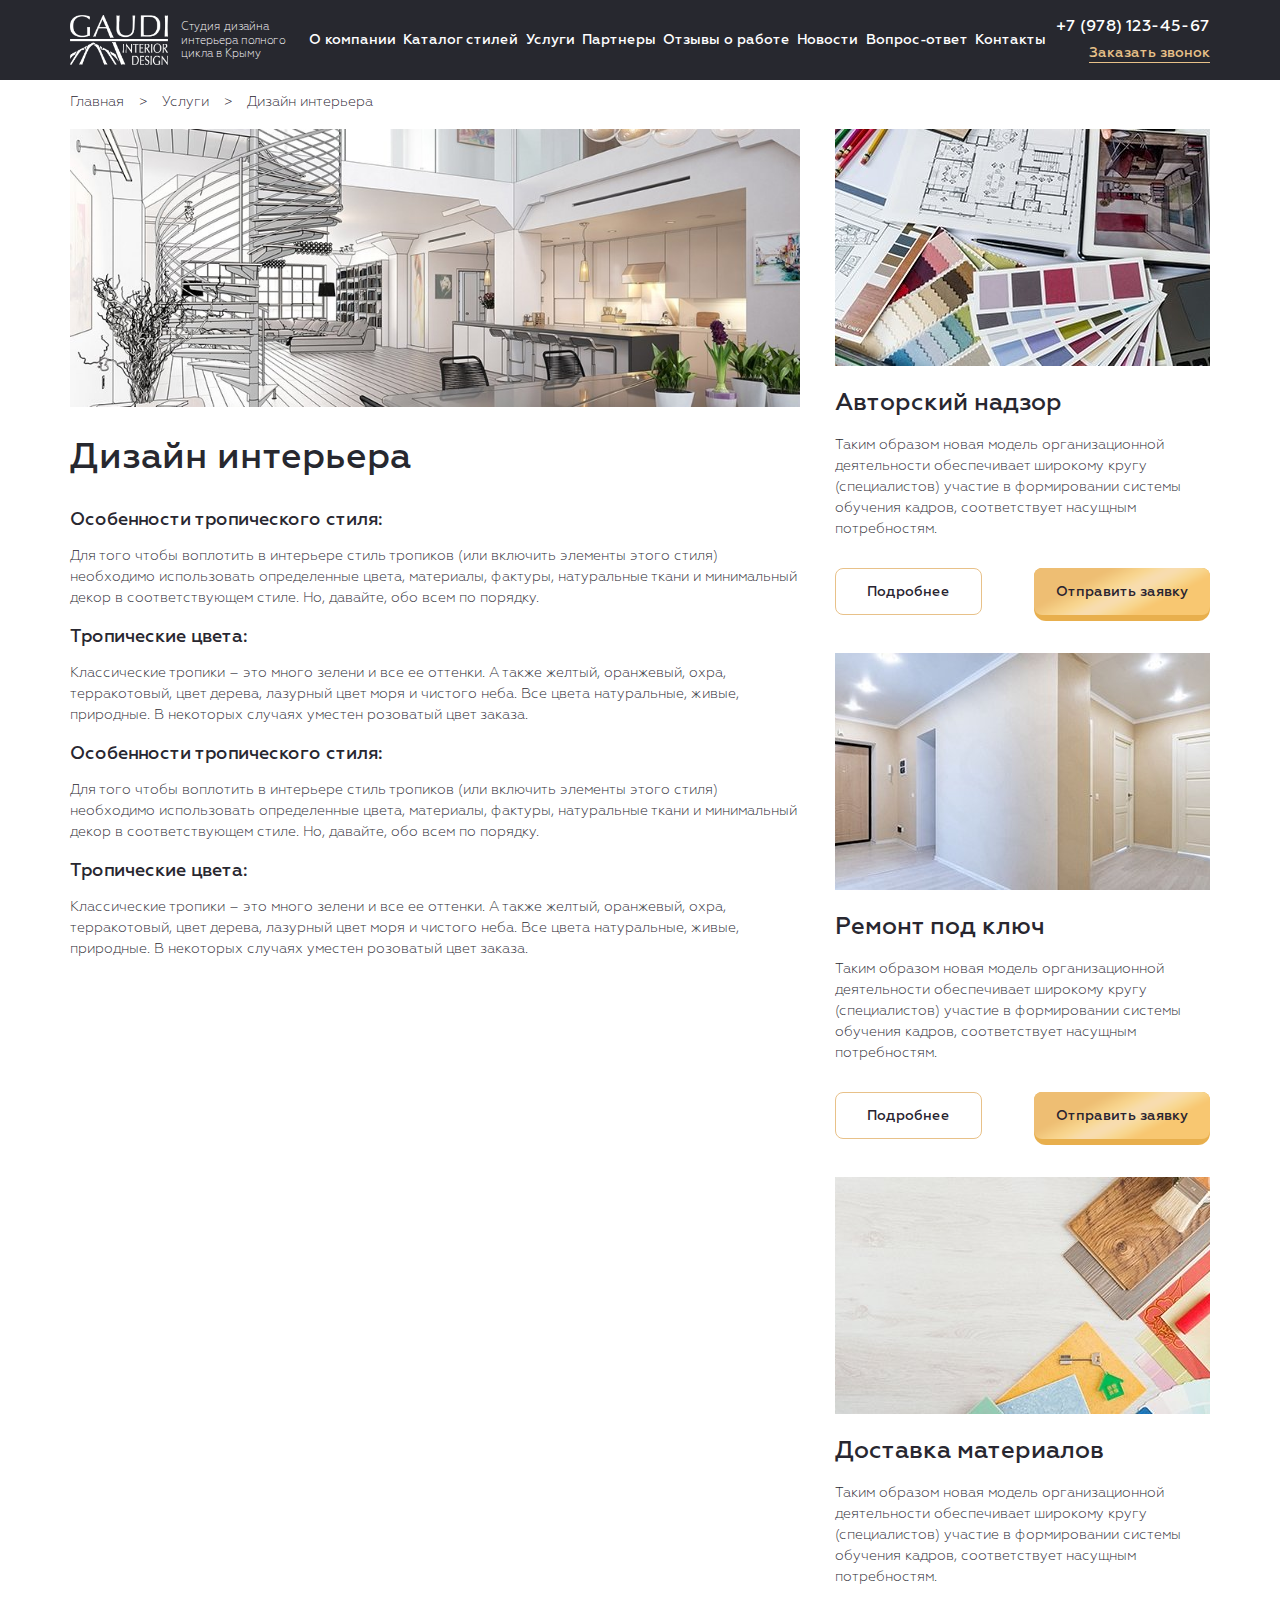
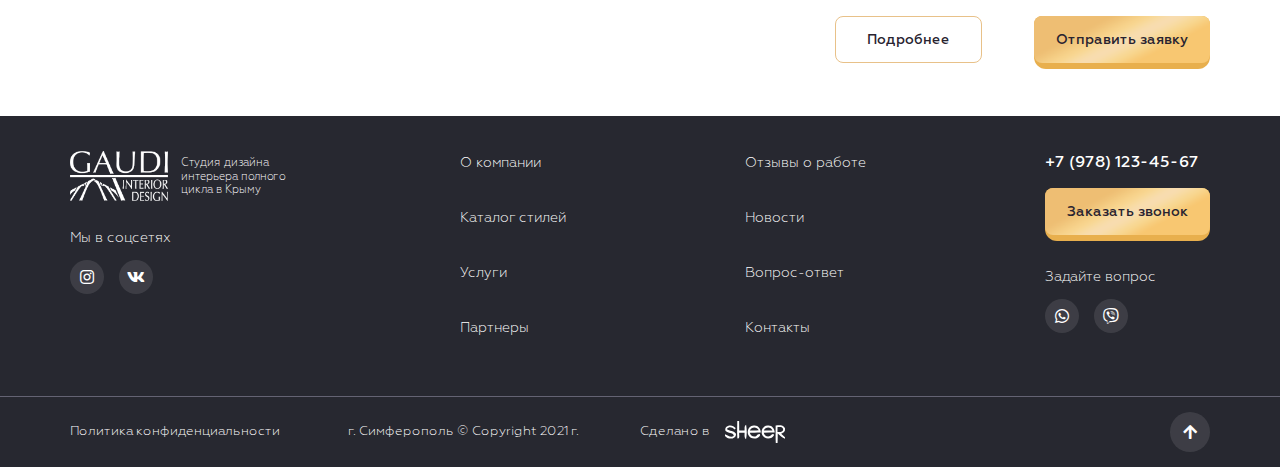
<file: service.html>
<!DOCTYPE html>
<!--[if lt IE 7]><html lang="ru" class="lt-ie9 lt-ie8 lt-ie7"><![endif]-->
<!--[if IE 7]><html lang="ru" class="lt-ie9 lt-ie8"><![endif]-->
<!--[if IE 8]><html lang="ru" class="lt-ie9"><![endif]-->
<!--[if gt IE 8]><!-->
<html lang="ru">
<!--<![endif]-->
<head>
	<meta charset="utf-8" />
	<title>Заголовок</title>
	<meta name="description" content="" />
	<meta http-equiv="X-UA-Compatible" content="IE=edge" />
	<meta name="viewport" content="width=device-width, initial-scale=1.0" />
	<link rel="shortcut icon" href="favicon.png" />
	<link rel="stylesheet" href="libs/bootstrap/bootstrap-grid.css" />
	<link rel="stylesheet" href="libs/fontawesome-free-5.12.0-web/css/all.min.css" />
	<link rel="stylesheet" href="libs/fancybox/jquery.fancybox.css" />
	<link rel="stylesheet" href="libs/slick-1.5.9/slick/slick.css" />
	<link rel="stylesheet" href="libs/slick-1.5.9/slick/slick-theme.css" />
	<link rel="stylesheet" href="libs/ion.rangeSlider-master/css/ion.rangeSlider.min.css" />
	<link rel="stylesheet" href="css/fonts.css" />
	<link rel="stylesheet" href="css/main.css?ver=1.6" />
	<link rel="stylesheet" href="css/media.css?ver=1.6" />
</head>
<body>

	<div class="wrapper wrapper_page">

		<header class="header default">
			<div class="container">
				<div class="header__wrap">
					<div class="logo-wrap">
						<a href="#" class="logo">
							<img src="img/logo.png" alt="alt"> 
						</a>
						<div class="logo-descr">Студия дизайна интерьера полного цикла в Крыму</div>
					</div>
					<ul class="menu">
						<li><a href="#">О компании</a></li>
						<li><a href="#">Каталог стилей</a></li>
						<li><a href="#">Услуги</a></li>
						<li><a href="#">Партнеры</a></li>
						<li><a href="#">Отзывы о работе</a></li>
						<li><a href="#">Новости</a></li>
						<li><a href="#">Вопрос-ответ</a></li>
						<li><a href="#">Контакты</a></li>
					</ul>
					<div class="header__right">
						<a href="tel:+79781234567" class="phone-main">+7 (978) 123-45-67</a>
						<a href="#callback" class="link-main fancybox">Заказать звонок</a>
					</div>
					<a href="tel:+79781234567" class="phone-mob"><i class="fas fa-phone"></i></a>
					<span class="btn_nav">
						<span class='sandwich'>
							<span class='sw-topper'></span>
							<span class='sw-bottom'></span>
							<span class='sw-footer'></span>
						</span>
					</span>
				</div>
			</div>
			<div class="menu-mobile">
				<ul class="menu">
					<li><a href="#">О компании</a></li>
					<li><a href="#">Каталог стилей</a></li>
					<li><a href="#">Услуги</a></li>
					<li><a href="#">Партнеры</a></li>
					<li><a href="#">Отзывы о работе</a></li>
					<li><a href="#">Новости</a></li>
					<li><a href="#">Вопрос-ответ</a></li>
					<li><a href="#">Контакты</a></li>
				</ul>
				<div class="header__right">
					<a href="tel:+79781234567" class="phone-main">+7 (978) 123-45-67</a>
					<a href="#callback" class="link-main fancybox">Заказать звонок</a>
				</div>
				<ul class="list-social list-social_page">
					<li><a href="#"><i class="fab fa-instagram"></i></a></li>
					<li><a href="#"><i class="fab fa-vk"></i></a></li>
					<li><a href="#"><i class="fab fa-whatsapp"></i></a></li>
					<li><a href="#"><i class="fab fa-viber"></i></a></li>
				</ul>
			</div> 
		</header>

		<div class="service">
			<div class="container">
				<ul class="breadcumbs">
					<li><a href="#">Главная</a><span>></span></li>
					<li><a href="#">Услуги</a><span>></span></li>
					<li>Дизайн интерьера</li>
				</ul>
				<div class="row">
					<div class="col-lg-8 service__left">
						<img src="img/service.jpg" alt="alt">
						<div class="title-section">Дизайн интерьера</div>
						<h2> Особенности тропического стиля: </h2>
						<p>Для того чтобы воплотить в интерьере стиль тропиков (или включить элементы этого стиля) необходимо использовать определенные цвета, материалы, фактуры, натуральные ткани и минимальный декор в соответствующем стиле. Но, давайте, обо всем по порядку. </p>
						<h2>Тропические цвета: </h2>
						<p>Классические тропики – это много зелени и все ее оттенки. А также желтый, оранжевый, охра, терракотовый, цвет дерева, лазурный цвет моря и чистого неба. Все цвета натуральные, живые, природные. В некоторых случаях уместен розоватый цвет заказа. </p>
						<h2>Особенности тропического стиля: </h2>
						<p>Для того чтобы воплотить в интерьере стиль тропиков (или включить элементы этого стиля) необходимо использовать определенные цвета, материалы, фактуры, натуральные ткани и минимальный декор в соответствующем стиле. Но, давайте, обо всем по порядку.</p>
						<h2>Тропические цвета: </h2>
						<p>Классические тропики – это много зелени и все ее оттенки. А также желтый, оранжевый, охра, терракотовый, цвет дерева, лазурный цвет моря и чистого неба. Все цвета натуральные, живые, природные. В некоторых случаях уместен розоватый цвет заказа.</p>
					</div>
					<div class="col-lg-4 service__right">
						<div class="item-service">
							<div class="item-service__image">
								<img src="img/service1.jpg" alt="alt">
							</div>
							<div class="title-middle">Авторский надзор</div>
							<p>Таким образом новая модель организационной деятельности обеспечивает широкому кругу (специалистов) участие в формировании системы обучения кадров, соответствует насущным потребностям.</p>
							<div class="item-service__buttons">
								<a href="#" class="btn-page">Подробнее</a>
								<a href="#" class="btn-main">Отправить заявку</a>
							</div>
						</div>
						<div class="item-service">
							<div class="item-service__image">
								<img src="img/service2.jpg" alt="alt">
							</div>
							<div class="title-middle">Ремонт под ключ</div>
							<p>Таким образом новая модель организационной деятельности обеспечивает широкому кругу (специалистов) участие в формировании системы обучения кадров, соответствует насущным потребностям.</p>
							<div class="item-service__buttons">
								<a href="#" class="btn-page">Подробнее</a>
								<a href="#" class="btn-main">Отправить заявку</a>
							</div>
						</div>
						<div class="item-service">
							<div class="item-service__image">
								<img src="img/service3.jpg" alt="alt">
							</div>
							<div class="title-middle">Доставка материалов</div>
							<p>Таким образом новая модель организационной деятельности обеспечивает широкому кругу (специалистов) участие в формировании системы обучения кадров, соответствует насущным потребностям.</p>
							<div class="item-service__buttons">
								<a href="#" class="btn-page">Подробнее</a>
								<a href="#" class="btn-main">Отправить заявку</a>
							</div>
						</div>
					</div>
				</div>
			</div>
		</div>

		<footer class="footer">
			<div class="container">
				<div class="row">
					<div class="col-md-4 col-6">
						<div class="logo-wrap">
							<a href="#" class="logo">
								<img src="img/logo.png" alt="alt">
							</a>
							<div class="logo-descr">Студия дизайна интерьера полного цикла в Крыму</div>
						</div>
						<div>Мы в соцсетях</div>
						<ul class="list-social list-social_page">
							<li><a href="#"><i class="fab fa-instagram"></i></a></li>
							<li><a href="#"><i class="fab fa-vk"></i></a></li>
						</ul>
					</div>
					<div class="col-md-6">
						<ul class="footer__nav">
							<li><a href="#">О компании</a></li>
							<li><a href="#">Каталог стилей</a></li>
							<li><a href="#">Услуги</a></li>
							<li><a href="#">Партнеры</a></li>
							<li><a href="#">Отзывы о работе</a></li>
							<li><a href="#">Новости</a></li>
							<li><a href="#">Вопрос-ответ</a></li>
							<li><a href="#">Контакты</a></li>
						</ul>
					</div>
					<div class="col-md-2 col-6">
						<div class="footer__right">
							<a href="tel:+79781234567" class="phone-main">+7 (978) 123-45-67</a>
							<a href="#callback" class="btn-main fancybox">Заказать звонок</a>
							<div>Задайте вопрос</div>
							<ul class="list-social list-social_page">
								<li><a href="#"><i class="fab fa-whatsapp"></i></a></li>
								<li><a href="#"><i class="fab fa-viber"></i></a></li>
							</ul>
						</div>
					</div>
				</div>
			</div>
			<div class="footer__bottom">
				<div class="container">
					<div class="row align-items-center">
						<div class="col-lg-3 col-sm-6">
							<a href="#">Политика конфиденциальности</a>
						</div>
						<div class="col-lg-3 col-sm-6 col_copyright">
							<p>г. Симферополь © Copyright  2021 г.</p>
						</div>
						<div class="col-lg-3 col-sm-6 col_pl">
							<div class="create">Сделано в <img src="img/copy.svg" alt="alt"></div>
						</div>
						<div class="col-lg-3 col-sm-6 align_right">
							<a href="#" class="btn_top default"><i class="fa fa-arrow-up"></i></a>
						</div>
					</div>
				</div>
			</div>
		</footer>
		
	</div>

	<!--[if lt IE 9]>
	<script src="libs/html5shiv/es5-shim.min.js"></script>
	<script src="libs/html5shiv/html5shiv.min.js"></script>
	<script src="libs/html5shiv/html5shiv-printshiv.min.js"></script>
	<script src="libs/respond/respond.min.js"></script>
<![endif]-->
<script src="libs/jquery/jquery-1.11.1.min.js"></script>
<script src="libs/jquery-mousewheel/jquery.mousewheel.min.js"></script>
<script src="libs/fancybox/jquery.fancybox.pack.js"></script>
<script src="libs/slick-1.5.9/slick/slick.min.js"></script>
<script src="libs/scroll2id/PageScroll2id.min.js"></script>
<script src="libs/mask/jquery.maskedinput.js"></script>
<script src="libs/ion.rangeSlider-master/js/ion.rangeSlider.min.js"></script>
<script src="libs/jQueryFormStyler-master/jquery.formstyler.min.js"></script>
<script src="js/common.js?ver=1.6"></script>
<!-- Yandex.Metrika counter --><!-- /Yandex.Metrika counter -->
<!-- Google Analytics counter --><!-- /Google Analytics counter -->
</body>
</html>
</file>
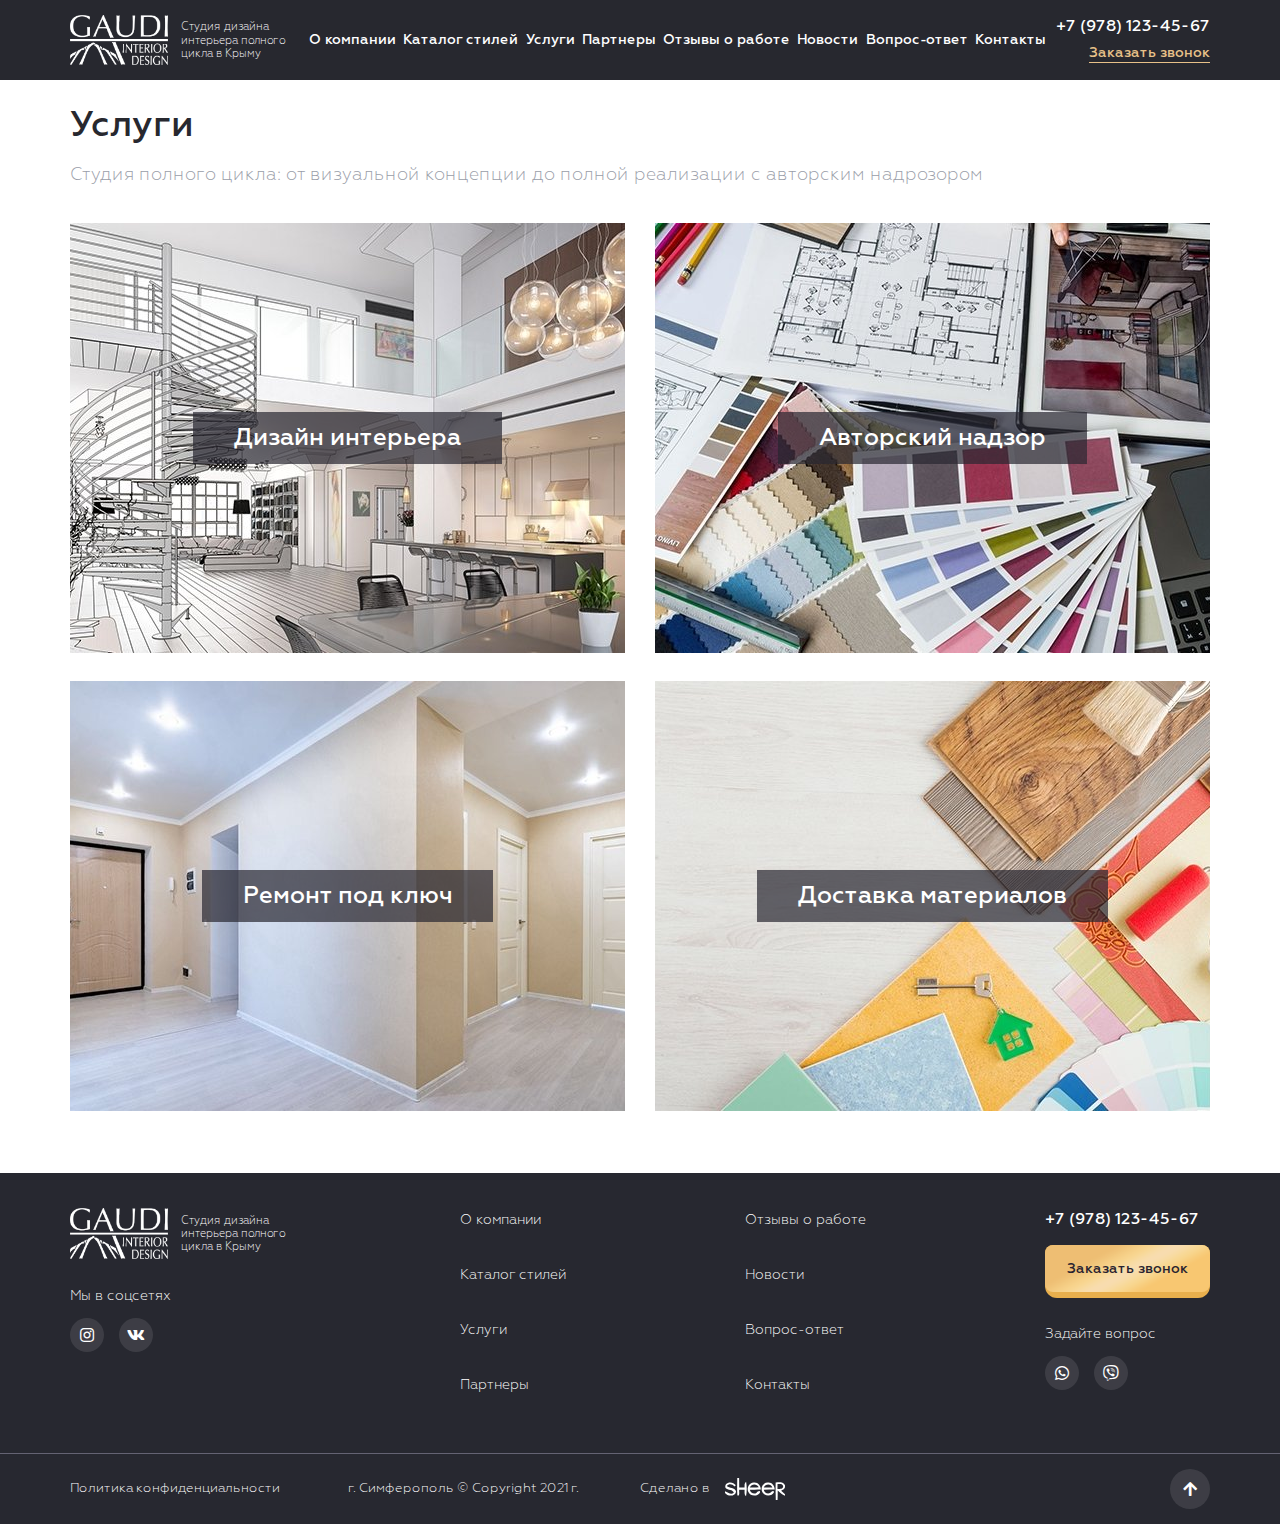
<file: services.html>
<!DOCTYPE html>
<!--[if lt IE 7]><html lang="ru" class="lt-ie9 lt-ie8 lt-ie7"><![endif]-->
<!--[if IE 7]><html lang="ru" class="lt-ie9 lt-ie8"><![endif]-->
<!--[if IE 8]><html lang="ru" class="lt-ie9"><![endif]-->
<!--[if gt IE 8]><!-->
<html lang="ru">
<!--<![endif]-->
<head>
	<meta charset="utf-8" />
	<title>Заголовок</title>
	<meta name="description" content="" />
	<meta http-equiv="X-UA-Compatible" content="IE=edge" />
	<meta name="viewport" content="width=device-width, initial-scale=1.0" />
	<link rel="shortcut icon" href="favicon.png" />
	<link rel="stylesheet" href="libs/bootstrap/bootstrap-grid.css" />
	<link rel="stylesheet" href="libs/fontawesome-free-5.12.0-web/css/all.min.css" />
	<link rel="stylesheet" href="libs/fancybox/jquery.fancybox.css" />
	<link rel="stylesheet" href="libs/slick-1.5.9/slick/slick.css" />
	<link rel="stylesheet" href="libs/slick-1.5.9/slick/slick-theme.css" />
	<link rel="stylesheet" href="libs/ion.rangeSlider-master/css/ion.rangeSlider.min.css" />
	<link rel="stylesheet" href="css/fonts.css" />
	<link rel="stylesheet" href="css/main.css?ver=1.6" />
	<link rel="stylesheet" href="css/media.css?ver=1.6" />
</head>
<body>

	<div class="wrapper wrapper_page">

		<header class="header default"> 
			<div class="container">
				<div class="header__wrap">
					<div class="logo-wrap">
						<a href="#" class="logo">
							<img src="img/logo.png" alt="alt">
						</a>
						<div class="logo-descr">Студия дизайна интерьера полного цикла в Крыму</div>
					</div>
					<ul class="menu">
						<li><a href="#">О компании</a></li>
						<li><a href="#">Каталог стилей</a></li>
						<li><a href="#">Услуги</a></li>
						<li><a href="#">Партнеры</a></li>
						<li><a href="#">Отзывы о работе</a></li>
						<li><a href="#">Новости</a></li>
						<li><a href="#">Вопрос-ответ</a></li>
						<li><a href="#">Контакты</a></li>
					</ul>
					<div class="header__right">
						<a href="tel:+79781234567" class="phone-main">+7 (978) 123-45-67</a>
						<a href="#callback" class="link-main fancybox">Заказать звонок</a>
					</div>
					<a href="tel:+79781234567" class="phone-mob"><i class="fas fa-phone"></i></a>
					<span class="btn_nav">
						<span class='sandwich'>
							<span class='sw-topper'></span>
							<span class='sw-bottom'></span>
							<span class='sw-footer'></span>
						</span>
					</span>
				</div>
			</div>
			<div class="menu-mobile">
				<ul class="menu">
					<li><a href="#">О компании</a></li>
					<li><a href="#">Каталог стилей</a></li>
					<li><a href="#">Услуги</a></li>
					<li><a href="#">Партнеры</a></li>
					<li><a href="#">Отзывы о работе</a></li>
					<li><a href="#">Новости</a></li>
					<li><a href="#">Вопрос-ответ</a></li>
					<li><a href="#">Контакты</a></li>
				</ul>
				<div class="header__right">
					<a href="tel:+79781234567" class="phone-main">+7 (978) 123-45-67</a>
					<a href="#callback" class="link-main fancybox">Заказать звонок</a>
				</div>
				<ul class="list-social list-social_page">
					<li><a href="#"><i class="fab fa-instagram"></i></a></li>
					<li><a href="#"><i class="fab fa-vk"></i></a></li>
					<li><a href="#"><i class="fab fa-whatsapp"></i></a></li>
					<li><a href="#"><i class="fab fa-viber"></i></a></li>
				</ul>
			</div> 
		</header>

		<div class="categories">
			<div class="container">
				<div class="title-section">Услуги</div>
				<div class="descr-title">Студия полного цикла: от визуальной концепции до полной реализации с авторским надрозором</div>
				<div class="row">
					<div class="col-lg-6">
						<a href="#" class="item-category">
							<img src="img/serv1.jpg" alt="alt">
							<span class="item-category__content">
								<span class="item-category__name">Дизайн интерьера</span>
							</span>
						</a>
					</div>
					<div class="col-lg-6">
						<a href="#" class="item-category">
							<img src="img/serv2.jpg" alt="alt">
							<span class="item-category__content">
								<span class="item-category__name">Авторский надзор</span>
							</span>
						</a>
					</div>
					<div class="col-lg-6">
						<a href="#" class="item-category">
							<img src="img/serv3.jpg" alt="alt">
							<span class="item-category__content">
								<span class="item-category__name">Ремонт под ключ</span>
							</span>
						</a>
					</div>
					<div class="col-lg-6">
						<a href="#" class="item-category">
							<img src="img/serv4.jpg" alt="alt">
							<span class="item-category__content">
								<span class="item-category__name">Доставка материалов</span>
							</span>
						</a>
					</div>
				</div>
			</div>
		</div>

		<footer class="footer">
			<div class="container">
				<div class="row">
					<div class="col-md-4 col-6">
						<div class="logo-wrap">
							<a href="#" class="logo">
								<img src="img/logo.png" alt="alt">
							</a>
							<div class="logo-descr">Студия дизайна интерьера полного цикла в Крыму</div>
						</div>
						<div>Мы в соцсетях</div>
						<ul class="list-social list-social_page">
							<li><a href="#"><i class="fab fa-instagram"></i></a></li>
							<li><a href="#"><i class="fab fa-vk"></i></a></li>
						</ul>
					</div>
					<div class="col-md-6">
						<ul class="footer__nav">
							<li><a href="#">О компании</a></li>
							<li><a href="#">Каталог стилей</a></li>
							<li><a href="#">Услуги</a></li>
							<li><a href="#">Партнеры</a></li>
							<li><a href="#">Отзывы о работе</a></li>
							<li><a href="#">Новости</a></li>
							<li><a href="#">Вопрос-ответ</a></li>
							<li><a href="#">Контакты</a></li>
						</ul>
					</div>
					<div class="col-md-2 col-6">
						<div class="footer__right">
							<a href="tel:+79781234567" class="phone-main">+7 (978) 123-45-67</a>
							<a href="#callback" class="btn-main fancybox">Заказать звонок</a>
							<div>Задайте вопрос</div>
							<ul class="list-social list-social_page">
								<li><a href="#"><i class="fab fa-whatsapp"></i></a></li>
								<li><a href="#"><i class="fab fa-viber"></i></a></li>
							</ul>
						</div>
					</div>
				</div>
			</div>
			<div class="footer__bottom">
				<div class="container">
					<div class="row align-items-center">
						<div class="col-lg-3 col-sm-6">
							<a href="#">Политика конфиденциальности</a>
						</div>
						<div class="col-lg-3 col-sm-6 col_copyright">
							<p>г. Симферополь © Copyright  2021 г.</p>
						</div>
						<div class="col-lg-3 col-sm-6 col_pl">
							<div class="create">Сделано в <img src="img/copy.svg" alt="alt"></div>
						</div>
						<div class="col-lg-3 col-sm-6 align_right">
							<a href="#" class="btn_top default"><i class="fa fa-arrow-up"></i></a>
						</div>
					</div>
				</div>
			</div>
		</footer>
		
	</div>

	<!--[if lt IE 9]>
	<script src="libs/html5shiv/es5-shim.min.js"></script>
	<script src="libs/html5shiv/html5shiv.min.js"></script>
	<script src="libs/html5shiv/html5shiv-printshiv.min.js"></script>
	<script src="libs/respond/respond.min.js"></script>
<![endif]-->
<script src="libs/jquery/jquery-1.11.1.min.js"></script>
<script src="libs/jquery-mousewheel/jquery.mousewheel.min.js"></script>
<script src="libs/fancybox/jquery.fancybox.pack.js"></script>
<script src="libs/slick-1.5.9/slick/slick.min.js"></script>
<script src="libs/scroll2id/PageScroll2id.min.js"></script>
<script src="libs/mask/jquery.maskedinput.js"></script>
<script src="libs/ion.rangeSlider-master/js/ion.rangeSlider.min.js"></script>
<script src="libs/jQueryFormStyler-master/jquery.formstyler.min.js"></script>
<script src="js/common.js?ver=1.6"></script>
<!-- Yandex.Metrika counter --><!-- /Yandex.Metrika counter -->
<!-- Google Analytics counter --><!-- /Google Analytics counter -->
</body>
</html>
</file>
<file: css/fonts.css>
@font-face {
	font-family: 'Geometria';
	src:  url('../fonts/Geometria.woff2') format('woff2'),
	url('../fonts/Geometria.ttf') format('truetype');
	font-weight: normal;
	font-style: normal;
}

@font-face {
	font-family: 'Geometria';
	src:  url('../fonts/Geometria-Bold.woff2') format('woff2'),
	url('../fonts/Geometria-Bold.ttf') format('truetype');
	font-weight: 700;
	font-style: normal;
}

@font-face {
	font-family: 'Geometria';
	src:  url('../fonts/Geometria-Medium.woff2') format('woff2'),
	url('../fonts/Geometria-Medium.otf') format('truetype');
	font-weight: 500;
	font-style: normal;
}

@font-face {
	font-family: 'Geometria';
	src:  url('../fonts/Geometria-ExtraBold.woff2') format('woff2'),
	url('../fonts/Geometria-ExtraBold.ttf') format('truetype');
	font-weight: 800;
	font-style: normal;
}

@font-face {
	font-family: "Geometria";
	src:  url('../fonts/Geometria-Heavy.woff2') format('woff2'),
	url('../fonts/Geometria-Heavy.ttf') format('truetype');
	font-weight: 900;
	font-style: normal;
}
@font-face {
font-family: "Geometria";
src: url('../fonts/Geometria-Light.eot');
src: url('../fonts/Geometria-Light.eot?#iefix') format('embedded-opentype'),
url('../fonts/Geometria-Light.woff') format('woff'),
url('../fonts/Geometria-Light.ttf') format('truetype');
font-weight: normal;
font-style: normal;
}
</file>
<file: css/main.css>
*::-webkit-input-placeholder {
	color: #28272e;
	opacity: 1;
}
*:-moz-placeholder {
	color: #28272e;
	opacity: 1;
}
*::-moz-placeholder { 
	color: #28272e;
	opacity: 1;
} 
*:-ms-input-placeholder {
	color: #28272e;
	opacity: 1;
}

body input:focus:required:invalid,
body textarea:focus:required:invalid {
	
}
body input:required:valid, 
body textarea:required:valid {
	
}
body {
	font-family: 'Geometria';
	font-size: 16px;
	line-height: 24px;
	color: #282730;
	overflow-x: hidden;
	margin: 0;
	background-color: #fff;
}
button {
	cursor: pointer;
}
h1,h2,h3,h4,h5,h6 {
	padding: 0;
	margin: 0;
	font-weight: normal;
}
.wrapper {
	overflow: hidden;
}
a {
	text-decoration: none;
	outline: none;
}
* {
	outline: none !important;
}
ul {
	padding: 0;
	margin: 0;
}
ul li {
	list-style-type: none;
	outline: none;
}
img {
	outline: none;
	display: block;
}
p {
	padding: 0;
	margin: 0;
}
button,
a {
	transition: all 0.3s;
}
.header {
	padding: 20px 0;
	position: absolute;
	top: 0;
	left: 0;
	width: 100%;
	color: #fff;
}
.header {
	position: fixed;
	top: 0;
	left: 0;
	width: 100%;
	transition: all 0.3s;
	z-index: 1000;
}
.header.fixed {
	padding: 10px 0;
	background-color: #27282f;
}
.logo-wrap {
	display: flex;
	align-items: center;
}
.logo { 
	display: inline-block;
}
.logo img {
	width: 165px;
	max-width: 100%;
	display: block;
	transition: all 0.3s;
}
.logo-descr {
	font-size: 14px;
	max-width: 147px;
	margin-left: 16px;
	line-height: 1.2; 
}
.header__right {
	display: flex;
	flex-direction: column;
	text-align: right;
	align-items: flex-end;
}
.header__wrap {
	display: flex;
	align-items: center;
	justify-content: space-between;
}
.menu {
	padding: 0 39px;
	display: flex;
	align-items: center;
	flex: 1;
	justify-content: space-between;
}
.menu a {
	font-weight: 500;
	border-bottom: 1px solid transparent;
	color: #fff;
}
.menu a:hover {
	border-color: #fff;
}
.phone-main {
	font-size: 18px;
	line-height: 1.2;
	margin-bottom: 8px;
	font-weight: 500;
	color: #ffffff;
}
.link-main {
	font-size: 14px;
	line-height: 1.2;
	font-weight: 500;
	color: #e8c189;
	border-bottom: 1px solid #e8c189;
}
.link-main:hover {
	border-color:transparent;
}
.billbord {
	padding-top: 240px;
	min-height: 958px;
	background-image: url(../img/billbord.jpg);
	background-repeat: no-repeat;
	background-position: center;
	background-size: cover;
	color: #fff;
}
.title-big {
	font-size: 50px;
	line-height: 65px;
	max-width: 835px;
	font-weight: 700;
}
.billbord__middle {
	margin-top: 40px;
	display: flex;
	flex-wrap: wrap;
	align-items: center;
}
.billbord__descr {
	font-size: 24px;
	line-height: 36px;
	max-width: 605px;
}
.billbord__descr span {
	font-weight: 500;
	color: #f8b849;
}
.btn-main {
	height: 67px;
	display: inline-flex;
	align-items: center;
	justify-content: center;
	text-align: center;
	font-size: 18px;
	line-height: 24px;
	font-weight: 500;
	color: #282330;
	font-family: 'Geometria';
	border-radius: 8px;
	padding: 0 42px;
	border: none;
	background-color: #e8af4d;
	z-index: 1;
	position: relative;
}
.btn-main::before {
	position: absolute;
	display: block;
	content: " ";
	width: 100%;
	height: 100%;
	top: 0;
	left: 0;
	z-index: -1;
	border-radius: 8px;
	transition: all 0.3s;
	background-image: url(../img/bg_btn.png);
	background-repeat: no-repeat;
	background-position: center;
	background-size: 100% 100%;
}
.btn-main::after {
	position: absolute;
	display: block;
	content: " ";
	width: 100%;
	height: 100%;
	top: 6px;
	left: 0;
	z-index: -2;
	background-color: #e8af4d;
	border-radius: 12px;
	transition: all 0.3s;
}
.btn-main:hover::before {
	opacity: 0;
}
.billbord__buttons .link-main {
	font-size: 18px;
	margin-left: 44px;
	line-height: 24px;
}
.billbord__buttons {
	margin-top: 100px;
	display: flex;
	align-items: center;
	flex-wrap: wrap;
}
.billbord-price {
	font-size: 18px;
	line-height: 28px;
	font-weight: 500;
	padding: 18px 33px;
	padding-right: 24px;
	border-radius: 8px;
	display: inline-block;
	border: 1px solid #e8c189;
	position: relative;
	margin-left: 70px;
}
.billbord-price::before {
	position: absolute;
	display: block;
	content: " ";
	width: 28px;
	height: 28px;
	top: 14px;
	left: -13px;
	background-color: #e8c189;
	background-image: url(../img/ic_pin.png);
	background-repeat: no-repeat;
	background-position: center;
	border-radius: 50%;
}
.billbord-price span {
	font-size: 30px;
	line-height: 1.2;
	font-weight: 500;
	color: #f8cd87;
}
sup {
	font-size: 0.4em;
}
.slider-billbord {
	padding: 34px 0;
	margin-left: calc((100% - 300px)/2);
	background-color: rgba(40,40,53,0.5);
}
.item-billbord {
	padding: 0 50px;
	width: 390px;
	min-height: 240px;
	padding-bottom: 20px;
	border-right: 1px solid rgba(232,193,137,0.3);
}
.item-billbord__number {
	font-size: 30px;
	line-height: 1.2;
	margin-bottom: 20px;
	padding-bottom: 3px;
	font-weight: 700;
	color: #f8d087;
	border-bottom: 1px solid #e8c189;
	display: inline-block;
}
.item-billbord__title {
	font-size: 18px;
	line-height: 24px;
	margin-bottom: 20px;
	font-weight: 500;
}
.slick-arrow {
	font-size: 20px;
	width: 35px;
	height: 35px;
	margin: 0 15px;
	display: flex;
	align-items: center;
	justify-content: center;
	color: #e8c189 !important;
	transition: all 0.3s;
}
.slick-arrow::before {
	display: none;
}
.controls-slider .slick-arrow {
	position: static;
	transform: none;
}
.controls-slider  {
	display: flex;
	align-items: center;
	justify-content: center;
}
.slick-slide:last-child .item-billbord {
	border: none;
}
.billbord .controls-slider .slick-arrow.slick-disabled {
	color: #fff !important;
}
.billbord .controls-slider {
	margin-left: calc((100% - 300px)/2);
	justify-content: flex-start;
	padding-left: 30px;
	margin-top: -35px;
	top: -30px;
	position: relative;
}
.slider-billbord .slick-slide {
	opacity: 0.7;
}
.slider-billbord .slick-slide.slick-active {
	opacity: 1;
}
.billbord .container {
	position: relative;
}
.social-wrap {
	position: absolute;
	top: 0;
	right: 10px;
	display: flex;
	flex-direction: column;
	align-items: flex-end;
}
.list-social a {
	margin-bottom: 16px;
	width: 34px;
	height: 34px;
	font-size: 16px;
	background-color: rgba(255,255,255,0.1);
	border-radius: 50%;
	display: flex;
	align-items: center;
	justify-content: center;
	color: #fff;
}
.list-social a:hover {
	background-color: rgba(255,255,255,0.3);
}
.title-social {
	font-size: 14px;
	line-height: 1.2;
	transform: rotate(90deg);
	width: 34px;
	white-space: nowrap;
	position: relative;
	top: -100px;
}
.title-section {
	font-size: 36px;
	line-height: 1.2;
	font-weight: 500;
	color: #27282f;
}
.social-wrap .list-social {
	margin-bottom: 155px;
}
.tabs a {
	height: 90px;
	font-size: 20px;
	color: #28272e;
	padding-left: 48px;
	background-color: #ffffff;
	display: flex;
	align-items: center;
	position: relative;
	z-index: 1;
	margin-bottom: 10px;
}
.tabs a::after {
	position: absolute;
	display: block;
	content: " ";
	left: 12px;
	right: -30px;
	height: 65px;
	top: 0;
	bottom: 0;
	margin: auto;
	background-image: url(../img/bg_tab.png);
	background-repeat: no-repeat;
	background-position: center;
	background-size: 100% 100%;
	transition: all 0.3s;
	opacity: 0;
	z-index: -1;
}
.tabs .active a::after {
	opacity: 1;
}
.tabs .active a {
	background-color: #f8cf87;
}
.services {
	padding-top: 70px;
	padding-bottom: 124px;
	background-color: #f4f4f7;
}
.services .title-section {
	padding-bottom: 50px;
}
.tab-container {
	padding: 15px;
	background-color: #ffffff;
}
.title-min {
	font-size: 18px;
	font-weight: 500;
}
.question {
	border-top: 1px solid #f4f4f7;
}
.question__name {
	padding: 27px 0;
	font-weight: 500;
	display: flex;
	align-items: center;
	justify-content: space-between;
	cursor: pointer;
}
.question__arrow {
	width: 25px;
	height: 25px;
	font-size: 13px;
	background-color: rgba(232,193,137,0.0);
	border: 1px solid #e8c189;
	border-radius: 50%;
	display: flex;
	align-items: center;
	justify-content: center;
	margin-left: 10px;
	flex: none;
}
.question__answer {
	font-size: 14px;
	line-height: 21px;
	padding-bottom: 20px;
	display: none;
}
.question__answer p {
	margin-bottom: 20px;
}
.tab-container img {
	max-width: 100%;
}
.services__image {
	display: flex;
	justify-content: flex-end;
}
.col_pr {
	padding-right: 0;
}
.services .title-min {
	padding-bottom: 24px;
}
.tab-pane {
	display: none;
}
.tab-pane:first-child {
	display: block;
}
.descr-title {
	font-size: 18px;
	line-height: 24px;
	padding-top: 20px;
	color: #999da8;
}
.portfolio .descr-title {
	max-width: 410px;
}
.portfolio {
	padding-top: 45px;
	padding-bottom: 65px;
}
.tabs-portfolio {
	font-size: 18px;
	line-height: 24px;
	margin-top: 38px;
	color: #282835;
	display: flex;
	align-items: center;
	justify-content: space-between;
}
.tabs-portfolio a {
	color: #282835;
	transition: all 0.3s;
}
.link-tab.active {
	font-weight: 500;
	color: #f8b849;
	border-color: #f8b849;
}
.link-tab {
	border-bottom: 1px solid transparent;
}
.tabs-portfolio a:hover {
	color: #f8b849;
}
.tabs-portfolio i {
	width: 25px;
	height: 25px;
	font-size: 13px;
	background-color: rgba(232,193,137,0.0);
	border: 1px solid #e8c189;
	border-radius: 50%;
	display: inline-flex;
	align-items: center;
	justify-content: center;
	margin-left: 10px;
	flex: none;
}
.tab-pane-portfolio {
	display: none;
}
.tab-pane-portfolio:first-child {
	display: block;
}
.item-portfolio {
	position: relative;
	overflow: hidden;
}
.slider-portfolio__item {
	height: 430px;
}
.slider-portfolio__item img {
	height: 100%;
	width: 100%;
	object-fit: cover;
	font-family: 'object-fit: cover;';
	-webkit-transition: all 0.3s;
	-o-transition: all 0.3s;
	transition: all 0.3s;
}
.controls-slider .slick-dots {
	position: static;
	margin: 0 -15px;
	width: initial;
	display: flex;
	align-items: center;
}
.controls-slider .slick-next {
	order: 2;
}
.slick-dots li {
	width: 7px;
	height: 7px;
	margin: 0 7px;
}
.slick-dots li button {
	width: 7px;
	height: 7px;
	padding: 0;
	background-color: #666676;
	border: none !important;
	transition: all 0.3s;
}
.slick-dots li button:focus,
.slick-dots li button:hover,
.slick-dots li.slick-active button {
	background-color: #fff;
}
.item-portfolio .controls-slider {
	position: absolute;
	bottom: 10px;
	left: 0;
	width: 100%;
}
.item-portfolio .controls-slider .slick-arrow {
	color: #fff !important;
}
.row_portfolio > div {
	margin-top: 30px;
}
.info-portfolio {
	width: 265px;
	padding: 30px;
	min-height: 100%;
	background-color: rgb(18 18 24 / 60%);
	z-index: 2;
	position: absolute;
	font-weight: 500;
	top: 0;
	color: #f4f5ee;
	left: -265px;
	transition: all 0.3s;
}
.item-portfolio__hover {
	position: absolute;
	height: calc(100% - 60px);
	top: 0;
	left: 0;
	z-index: 6;
	width: 100%;
}
.item-portfolio__hover:hover + .info-portfolio {
	left: 0;
}
.item-portfolio {
	position: relative;
}
.info-portfolio__middle {
	margin-top: 22px;
	margin-bottom: 30px;
	line-height: 1.2;
	display: flex;
	align-items: center;
}
.info-portfolio__image {
	width: 76px;
	height: 76px;
	padding: 6px;
	margin-right: 18px;
	background-color: rgba(255,255,255,0.47);
	border: 1px solid #e8c189;
	flex: none;
	border-radius: 50%;
}
.info-portfolio__image img {
	height: 100%;
	width: 100%;
	object-fit: cover;
	font-family: 'object-fit: cover;';
	-webkit-transition: all 0.3s;
	-o-transition: all 0.3s;
	transition: all 0.3s;
	border-radius: 50%;
}
.info-portfolio__title {
	font-size: 14px;
	padding-bottom: 4px;
	color: #f6f1eb;
	font-weight: 400;
}
.info-portfolio p span {
	font-weight: 400;
}
.info-portfolio .row {
	margin-top: 15px;
	margin-bottom: 15px;
}
.bottom-button {
	padding-top: 50px;
	text-align: center;
}
.btn-page {
	padding: 0 56px;
	height: 67px;
	border: 1px solid #e8c189;
	background-color: transparent;
	border-radius: 8px;
	font-size: 18px;
	line-height: 24px;
	font-weight: 500;
	display: inline-flex;
	align-items: center;
	justify-content: center;
	text-align: center;
	color: #282330;
	font-family: 'Geometria';
	transition: all 0.3s;
}
.btn-page:hover {
	color: #fff;
	background-color: #e8c189;
}
.example {
	background-image: url(../img/bg_example.jpg);
	background-repeat: no-repeat;
	background-position: center;
	background-size: cover;
}
.example__mockup {
	margin-top: -68px;
	margin-left: -213px;
	margin-bottom: -30px;
}
.title-section strong {
	font-weight: 700;
	color: #f8b849;
}
.example .title-section {
	padding-top: 70px;
	padding-bottom: 42px;	
}
.block-form {
	padding: 30px 45px;
	max-width: 576px;
	background-color: #e2e2e2;
	position: relative;
}
.item-form textarea,
.item-form input {
	width: 100%;
	height: 56px;
	padding: 0 18px;
	font-size: 14px;
	line-height: 24px;
	font-weight: 400;
	color: #28272e;
	font-family: 'Geometria';
	background-color: #ffffff;
	border: none;
	border-radius: 8px;
}
.item-form textarea {
	padding-top: 15px;
	height: 105px;
	resize: none;
}
.item-form {
	margin-bottom: 28px;
}
.btn-main i {
	font-size: 25px;
	margin-left: 19px;
}
.button-wrap {
	text-align: center;
}
.checkbox {
	font-size: 14px;
	line-height: 1.2;
	margin-top: 30px;
	text-align: left;
	color: #282430;
}
.checkbox label input {
	position: absolute;
	z-index: -1;
	height: 1px !important;
	width: 1px !important;
	opacity: 0 !important;
	margin: 12px 2px 0 7px !important;
}
.checkbox label span {
	position: relative;
	padding: 3px 0 0 23px;
	display: block;
	cursor: pointer;
}
.checkbox label span:before {
	content: '';
	position: absolute;
	top: 4px;
	left: 0;
	width: 15px;
	height: 15px;
	border: 1px solid rgba(100,100,115,0.69);
	transition: .2s;
}
.checkbox label span:after {
	content: '';
	position: absolute;
	top: 5px;
	left: 0px;
	width: 15px;
	height: 15px;
	content: "\f00c";
	display: -webkit-flex;
	display: -moz-flex;
	display: -ms-flex;
	display: -o-flex;
	display: flex;
	align-items: center;
	justify-content: center;
	-moz-osx-font-smoothing: grayscale;
	-webkit-font-smoothing: antialiased;
	font-style: normal;
	font-variant: normal;
	text-rendering: auto;
	line-height: 1;
	font-family: "Font Awesome 5 Pro";
	font-weight: 900;
	background-image: none;
	color: #f8b849;
	font-size: 7px;
	opacity: 0;
	transition: .2s;
}
.checkbox label input:checked + span:after {
	opacity: 1;
}
.checkbox-wrap {
	display: flex;
	align-items: center;
	justify-content: center;
}
.checkbox-wrap .checkbox {
	white-space: nowrap;
}
.block-form__image {
	right: -141px;
	bottom: -70px;
	position: absolute;
}
.block-form__title {
	padding-bottom: 30px;
}
.circle-image {
	top: 0;
	margin-left: 27px;
	left: 100%;
	position: absolute;
}
.example__left {
	z-index: 2;
}
.example .btn-main {
	border-radius: 13px;
}
.etaps {
	padding-top: 58px;
	padding-bottom: 60px;
	background-color: #f4f4f7;
}
.etaps .title-section {
	padding-bottom: 50px;
	text-align: center;
	max-width: 640px;
	margin: 0 auto;
}

.slider-carusel + .controls-slider .slick-dots li {
	width: 9px;
	height: 9px;
	border-radius: 50%;
	margin: 0 17px;
	background-color: #666676;
	cursor: pointer;
	transition: all 0.3s;
}
.slider-carusel + .controls-slider .slick-dots li:hover,
.slider-carusel + .controls-slider .slick-dots li.slick-active {
	background-color: #e3c188;
}
.slider-carusel + .controls-slider .slick-prev {
	margin-right: 140px;
}
.slider-carusel + .controls-slider .slick-next {
	margin-left: 140px;
}
.slider-carusel + .controls-slider .slick-arrow:hover {
	color: #27282d !important;
}
.item-etap {
	padding: 12px;
	background-color: #ffffff;
	min-height: 411px;
	display: block;
	width: 100%;
}
.item-etap__image {
	height: 388px;
	padding: 5px;
	background-color: #f4f4f7;
}
.item-etap__image img {
	height: 100%;
	width: 100%;
	object-fit: cover;
	font-family: 'object-fit: cover;';
	-webkit-transition: all 0.3s;
	-o-transition: all 0.3s;
	transition: all 0.3s;
}
.item-etap__name {
	font-size: 24px;
	padding-bottom: 25px;
	font-weight: 500;
}
.item-etap__number {
	font-size: 30px;
	line-height: 1.2;
	padding-bottom: 4px;
	margin-bottom: 55px;
	margin-top: 50px;
	font-weight: 700;
	color: #f8d087;
	border-bottom: 1px solid #f8d087;
	display: inline-block;
}
.item-etap__left {
	padding-left: 50px;
	max-width: 442px;
}
.slider-etaps-nav__item {
	font-size: 72px;
	line-height: 1.2;
	font-weight: 400;
	text-align: center;
	color: #e2e2e2;
	cursor: pointer;
	transition: all 0.3s;
}
.slick-current .slider-etaps-nav__item {
	color: #e4c287;
}
.slider-etaps-nav {
	margin-bottom: -22px;
	padding: 0 170px;
}
.designer {
	padding-top: 58px;
	min-height: 748px;
	background-image: url(../img/bg_designer.jpg);
	background-repeat: no-repeat;
	background-position: center;
	background-size: cover;
}
.title-middle {
	font-size: 24px;
	line-height: 34px;
}
.list-page li {
	padding: 6px 0;
	padding-left: 47px;
	margin-bottom: 35px;
	position: relative;
}
.list-page li::before {
	position: absolute;
	display: block;
	content: " ";
	width: 35px;
	height: 35px;
	top: 0;
	left: 0;
	border-radius: 50%;
	background-color: #e4c287;
	background-image: linear-gradient(156.0deg, rgba(232,193,137,0.64) 9%, rgba(248,229,182,0.64) 30%, rgba(248,240,230,0.64) 60%, rgba(248,231,183,0.64) 81%, rgba(248,207,135,0.64) 90%);
	border: 5px solid rgba(255, 255, 255, 0.7);
	content: "\f00c";
	display: -webkit-flex;
	display: -moz-flex;
	display: -ms-flex;
	display: -o-flex;
	display: flex;
	align-items: center;
	justify-content: center;
	-moz-osx-font-smoothing: grayscale;
	-webkit-font-smoothing: antialiased;
	font-style: normal;
	font-variant: normal;
	text-rendering: auto;
	line-height: 1;
	font-family: "Font Awesome 5 Pro";
	font-weight: 900;
	color: #27282d;
	font-size: 12px;
}
.designer .title-middle {
	padding-top: 40px;
	padding-bottom: 40px;
}
.form-page {
	padding: 45px 50px;
	border-top-right-radius: 8px;
	border-top-left-radius: 8px;
	background-color: #f4f4f7;
}
.form-page .btn-main {
	width: 100%;
	padding: 0 10px;
}
.descr-form strong {
	font-weight: 500;
}
.form-page .title-middle {
	font-weight: 500;
	padding-top: 0;
	padding-bottom: 17px;
}
.descr-form {
	padding-bottom: 25px;
}
.designer .form-page {
	width: 407px;
}
.designer .title-section {
	padding-bottom: 30px;
	max-width: 770px;
}
.designer__right .title-middle {
	padding: 0;
	font-weight: 500;
}
.designer__right {
	padding-left: 320px;
	padding-top: 20px;
}
.designer__right .title-middle + p {
	font-weight: 500;
}
.social-links {
	padding-top: 10px;
	display: flex;
	flex-wrap: wrap;
}
.social-links a {
	height: 48px;
	padding-left: 17px;
	padding-right: 24px;
	font-size: 14px;
	margin-top: 15px;
	font-weight: 500;
	color: #999da8;
	margin-right: 10px;
	display: inline-flex;
	align-items: center;
	background-color: #f4f4f7;
	border-radius: 8px;
	transition: all 0.3s;
}
.social-links a i {
	font-size: 25px;
	margin-right: 9px;
	transition: all 0.3s;
}
.social-links li:last-child a {
	margin-right: 0;
}
.designer__name {
	padding: 14px 22px;
	margin-top: 189px;
	font-size: 24px;
	background-color: #f4f4f7;
	box-shadow: 4px 8px 15px 0px rgba(40,39,48,0.23);
	border-radius: 12px;
	display: inline-block;
}
.designer__descr {
	font-size: 14px;
	padding-top: 5px;
	padding-left: 22px;
}
.styles {
	padding-top: 50px;
	padding-bottom: 75px;
}
.styles .title-section {
	max-width: 570px;
}
.item-style {
	height: 260px;
	margin-top: 25px;
	display: block;
	position: relative;
	overflow: hidden;
}
.item-style img {
	height: 100%;
	width: 100%;
	object-fit: cover;
	font-family: 'object-fit: cover;';
	-webkit-transition: all 0.3s;
	-o-transition: all 0.3s;
	transition: all 0.3s;
}
.item-style:hover img {
	transform: scale(1.05);
}
.item-style__name {
	font-size: 18px;
	line-height: 34px;
	padding: 9px 25px;
	top: 9px;
	left: 10px;
	display: inline-block;
	z-index: 3;
	color: #ffffff;
	background-color: rgba(40,39,48,0.7);
	position: absolute;
}
.row_styles {
	margin-top: 15px;
}
.team .title-section {
	padding-bottom: 40px;
	text-align: center;
}
.team-nav {
	font-size: 20px;
	width: 1015px;
	margin: 0 auto;
	max-width: 100%;
	background-color: #f8cf87;
	display: flex;
	align-items: center;
	justify-content: center;
	position: relative;
	z-index: 2;
}
.team-nav li {
	padding: 12px 15px;
	padding-bottom: 15px;
	border-right: 1px solid #fff;
	flex: 1;
}
.team-nav li:last-child {
	border: none;
}
.team-nav a {
	display: flex;
	height: 66px;
	color: #28272e;
	transition: all 0.3s;
	position: relative;
	align-items: center;
	justify-content: center;
	text-align: center;
}
.team-nav a::after {
	position: absolute;
	display: block;
	content: " ";
	width: 25px;
	height: 15px;
	top: 100%;
	left: 0;
	right: 0;
	margin: 0 auto;
	border: 15px solid transparent;
	border-top: 15px solid #fff;
	opacity: 0;
	transition: all 0.3s;
}
.team-nav li.active a::after {
	opacity: 1;
}
.team-nav li.active a {
	background-color: #fff;
}
.team-container {
	padding: 17px;
	padding-top: 73px;
	max-width: 1170px;
	padding-right: 45px;
	margin: 0 auto;
	margin-top: -46px;
	font-size: 14px;
	line-height: 21px;
	background-color: #ffffff;
}
.team {
	padding-top: 65px;
	padding-bottom: 55px;
	background-image: url(../img/bg_team.jpg);
	background-repeat: no-repeat;
	background-position: center;
	background-size: cover;
}
.team__title {
	font-size: 16px;
	padding-bottom: 10px;
	padding-top: 30px;
	font-weight: 500;
} 
.team-container p {
	margin-bottom: 8px;
}
.team-container .title-middle {
	padding-bottom: 17px;
	margin-bottom: 23px;
	font-weight: 500;
	border-bottom: 1px solid #f4f4f7;
}
.col_pl {
	padding-left: 0;
}
.team__right {
	margin-left: -30px;
}
.team-pane {
	display: none;
}
.team-pane:first-child {
	display: block;
}
.item-insta {
	position: relative;
	display: block;
	padding-top: 100%;
}
.item-insta__image {
	position: absolute;
	top: 0;
	left: 0;
	width: 100%;
	height: 100%;
	overflow: hidden;
}
.item-insta__image img {
	width: 100%;
	height: 100%;
	object-fit: cover;
	font-family: 'object-fit: cover;';
	-webkit-transition: all 0.3s;
	-o-transition: all 0.3s;
	transition: all 0.3s;
}
.item-insta:hover .item-insta__image img {
	transform: scale(1.1);
}
.row_insta > div {
	margin-bottom: 30px;
}
.instagram {
	padding-top: 60px;
}
.instagram .title-section {
	padding-bottom: 50px;
}
.instagram__circle {
	top: 8px;
	right: -59px;
	position: absolute;
}
.instagram__image {
	margin-left: 50px;
}
.reviews {
	padding-top: 40px;
	padding-bottom: 45px;
	background-color: #f4f4f7;
}
.reviews .title-section {
	padding-bottom: 40px;
	text-align: center;
}
.item-review {
	padding: 70px 60px;
	padding-bottom: 30px;
	min-height: 441px;
	background-color: #ffffff;
}
.item-review__head {
	padding-bottom: 27px;
	margin-bottom: 30px;
	display: flex;
	align-items: center;
	justify-content: space-between;
	border-bottom: 1px solid #e4c287;
}
.item-review .title-middle {
	font-weight: 500;
}
.item-review p {
	margin-bottom: 20px;
}
.item-review p:last-child {
	margin-bottom: 0;
}
.news {
	padding-top: 55px;
	padding-bottom: 60px;
}
.big-news__image {
	height: 405px;
	opacity: 0.5;
	transition: all 0.3s;
	display: block;
}
.big-news__image img {
	width: 100%;
	height: 100%;
	object-fit: cover;
	font-family: 'object-fit: cover;';
	-webkit-transition: all 0.3s;
	-o-transition: all 0.3s;
	transition: all 0.3s;
}
.big-news {
	display: block;
	position: relative;
	transition: all 0.3s;
	color: #fff;
	background-color: #28272f;
}
.big-news__content {
	left: 0;
	bottom: 0;
	padding: 45px;
	display: block;
	position: absolute;
}
.news-date {
	padding-bottom: 15px;
	display: block;
}
.news-title {
	font-size: 24px;
	line-height: 30px;
	font-weight: 500;
	display: block;
}
.news-text {
	padding-top: 20px;
	display: block;
}
.big-news .news-text,
.big-news .news-title {
	max-width: 430px;
}
.item-news {
	min-height: 100%;
	color: #272531;
	transition: all 0.3s;
	background-color: rgba(228,194,135,0.2);
	display: block;
}
.big-news:hover,
.item-news:hover {
	box-shadow: 0 0 10px rgba(228,194,135,0.5);
}
.item-news__image {
	height: 236px;
	display: block;
}
.item-news__image img {
	width: 100%;
	height: 100%;
	object-fit: cover;
	font-family: 'object-fit: cover;';
	-webkit-transition: all 0.3s;
	-o-transition: all 0.3s;
	transition: all 0.3s;
}
.item-news__content {
	padding: 30px;
	display: block;
}
.row_news {
	margin: 0 -11px;
}
.row_news > div {
	padding: 0 11px;
	margin-top: 30px;	
}
.footer {
	padding-top: 35px;
	font-size: 14px;
	background-color: #272830;
	color: #fff;
}
.list-social_page {
	display: flex;
	align-items: center;
}
.list-social_page li {
	margin-top: 10px;
	margin-right: 15px;
}
.list-social_page a {
	margin: 0;
}
.footer .logo-wrap {
	margin-bottom: 25px;
}
.footer__nav a {
	color: #fff;
	transition: all 0.3s;
	display: inline-block;
	border-bottom: 1px solid transparent;
}
.footer__nav a:hover {
	border-color: #fff;
}
.footer__nav {
	columns: 2;
}
.footer__nav li {
	margin-bottom: 30px;
}
.footer__right .btn-main {
	padding: 0;
	height: 47px;
	font-size: 14px;
	margin-bottom: 30px;
	margin-top: 13px;
	width: 100%;
}
.footer__right {
	padding-left: 37px;
}
.create {
	letter-spacing: 0.25px;
	display: inline-flex;
	align-items: center;
}
.create img {
	max-width: 60px;
	margin-left: 15px;
}
.align_right {
	text-align: right;
}
.btn_top {
	font-size: 16px;
	position: relative;
	color: #fff !important;
	width: 40px;
	height: 40px;
	text-align: center;
	display: -webkit-inline-flex;
	display: -moz-inline-flex;
	display: -ms-inline-flex;
	display: -o-inline-flex;
	display: inline-flex;
	align-items: center;
	justify-content: center;
	border-radius: 50%;
	background-color: rgba(255, 255, 255, 0.1);
	z-index: 300;
	-webkit-transition: all 0.3s;
	-o-transition: all 0.3s;
	transition: all 0.3s;
}
.btn_top:hover {
	background-color: rgba(255, 255, 255, 0.3);
}
.footer__bottom {
	font-size: 13px;
	padding: 15px 0;
	margin-top: 25px;
	border-top: 1px solid #646373;
	font-weight: 300;
}
.footer__bottom a {
	color: #fff;
}
.col_copyright {
	padding-left: 0;
}
.team-container img {
	max-width: 100%;
	height: auto;
}
/*Style Sandwich*/
.btn_nav {
	border: none;
	z-index: 60;
	display: none;
	-webkit-transition: all 0.3s;
	-o-transition: all 0.3s;
	transition: all 0.3s;
	vertical-align: middle;
	position: relative;
}
.btn_nav:hover {
	opacity: 1;
} 
.sandwich span {
	display: block;
}
.sandwich {
	width: 30px;
	height:28px;
	margin: auto;
	display: -webkit-flex;
	display: -moz-flex;
	display: -ms-flex;
	display: -o-flex;
	display: flex;
	flex-direction: column;
	align-items: flex-end;
	z-index: 20;
	cursor: pointer;
}
.sw-topper {
	position: relative;
	top: 4px;
	width: 29px;
	height: 2px;
	display: block;
	margin: 0 auto;
	background-color: #fff;
	border: medium none;
	transition: transform 0.5s, top 0.2s;
	/* transition-delay: 0.2s, 0s; */
}
.sw-bottom {
	position: relative;
	top: 10px;
	width: 29px;
	height: 2px;
	display: block;
	margin: 0 auto;
	background-color: #fff;
	border: medium none;
	transition: transform 0.5s, top 0.2s;
	transition-delay: 0.2s, 0s;
}
.sw-footer {
	position: relative;
	top: 17px;
	width: 29px;
	height: 2px;
	display: block;
	background-color: #fff;
	border: medium none;
	transition: all 0.5s;
	transition-delay: 0.1s;
}
.sandwich.active .sw-topper {
	top: 12px;
	transform: rotate(45deg);
}
.sandwich.active .sw-bottom {
	opacity: 0;
}
.sandwich.active .sw-footer {
	top:8px;
	width: 30px;
	transform: rotate(-45deg);
}

/*End Sandwich*/
.phone-mob {
	display: none;
}
.menu-mobile {
	display: none;
}
.fixed .logo img {
	width: 140px;
}
.wrapper_page {
	padding-top: 97px;
}
.wrapper_page .header {
	padding: 15px 0;
	background-color: #27282f;
}
.wrapper_page .header .logo img {
	width: 125px;
}
.news-page {
	padding-top: 48px;
	padding-bottom: 54px;
}
.row_news-page {
	margin: 0 -30px;
}
.row_news-page > div {
	padding: 0 30px;
	margin-bottom: 60px;
}
.row_news-page .item-news__content {
	padding: 30px 35px;
}
.row_news-page .item-news__image {
	height: 306px;
}
.pager {
	display: flex;
	align-items: center;
	justify-content: flex-end;
}
.page-numbers {
	width: 50px;
	height: 50px;
	margin-right: 11px;
	border: 1px solid #636776;
	border-radius: 8px;
	display: flex;
	align-items: center;
	justify-content: center;
	text-align: center;
	font-size: 18px;
	line-height: 24px;
	font-weight: 500;
	color: #282330;
	transition: all 0.3s;
}
.page-numbers:last-child {
	margin-right: 0;
}
.page-numbers:hover,
.page-numbers.current {
	border: 1px solid #e8c189;
}
.catalog {
	padding-top: 25px;
	padding-bottom: 82px;
}
.irs--flat .irs-min, .irs--flat .irs-max {
	display: none;
}
.irs--flat .irs-line {
	top: 4px;
	height: 5px;
	background-color: #e5e5e7;
	border-radius: 2px;
}
.irs--flat .irs-bar {
	top: 4px;
	height: 5px;
	background-color: #e8af4d;
	border-radius: 2px;
}
.irs--flat .irs-handle i {
	display: none !important;
} 
.irs--flat .irs-handle {
	top: 0px;
	width: 13px;
	height: 13px;
	cursor: pointer;
	background-color: #f8cf87;
	border-radius: 50%;
}
.irs--flat .irs-from, .irs--flat .irs-to, .irs--flat .irs-single {
	top: 14px;
	background-color: transparent;
	font-size: 14px;
	line-height: 21px;
	font-weight: 500;
	color: #000000;
}
.irs--flat .irs-from:before, .irs--flat .irs-to:before, .irs--flat .irs-single:before {
	display: none;
}
.range-catalog input {
	opacity: 0;
}
.irs-single {
	visibility: hidden !important;
}
.catalog-filter {
	display: flex;
	align-items: center;
	flex-wrap: wrap;
}
.jq-selectbox__select-text {
	width: 100%;
	height: 50px;
	padding: 0 23px;
	font-weight: 500;
	font-family: 'Geometria';
	background-color: rgba(248,184,73,0.0);
	border: 1px solid rgba(39,40,47,0.49);
	display: flex;
	cursor: pointer;
	align-items: center;
	border-radius: 8px;
}
.jq-selectbox__dropdown {
	background-color: #fff;
	width: 100%;
	border-radius: 8px;
	border: 1px solid rgba(39,40,47,0.49);
}
.jq-selectbox__dropdown li {
	padding: 4px 0;
	padding-left: 23px;
	padding-right: 10px;
	cursor: pointer;
	font-weight: 500;
	transition: all 0.3s;
}
.jq-selectbox__dropdown li:hover {
	background-color: #f2f2f2;
}
.jqselect {
	width: 100%;
}
.catalog-filter .item-select {
	min-width: 237px;
	margin-right: 25px;
}
.jq-selectbox__trigger {
	position: absolute;
	top: 0;
	right: 0;
	width: 25px;
	height: 100%;
	-moz-osx-font-smoothing: grayscale;
	-webkit-font-smoothing: antialiased;
	display: flex;
	align-items: center;
	font-style: normal;
	font-variant: normal;
	text-rendering: auto;
	line-height: 1;
	font-size: 12px;
	cursor: pointer;
	color: #27282f;
	font-family: "Font Awesome 5 Pro";
	font-weight: 400;
}
.jq-selectbox__trigger::after {
	content: "\f078";
}
select {
	opacity: 0;
}
.range-catalog {
	width: 254px;
}
.range-wrap__title {
	padding-bottom: 10px;
	font-weight: 500;
}
.catalog-filter > div {
	margin-top: 18px;
}
.tags-catalog {
	display: flex;
	align-items: center;
	flex-wrap: wrap;
}
.tag-catalog {
	font-size: 18px;
	line-height: 1.2;
	margin-top: 10px;
	font-weight: 500;
	color: #27282f;
	margin-right: 10px;
	display: inline-flex;
	align-items: center;
}
.tag-catalog__remove {
	width: 25px;
	height: 25px;
	margin-left: 20px;
	cursor: pointer;
	display: flex;
	align-items: center;
	justify-content: center;
	font-size: 12px;
	background-color: rgba(232,193,137,0.0);
	border: 1px solid #e8c189;
	border-radius: 50%;
	flex: none;
}
.breadcumbs {
	padding-top: 10px;
	padding-bottom: 15px;
	font-size: 14px;
	line-height: 24px;
	color: #282330;
	display: flex;
	align-items: center;
	flex-wrap: wrap;
}
.breadcumbs a {
	color: #282330;
	border-bottom: 1px solid transparent;
	transition: all 0.3s;
}
.breadcumbs a:hover {
	border-color: #282330;
}
.breadcumbs span {
	margin: 0 15px;
}
.consult-block {
	padding: 20px 53px;
	padding-bottom: 27px;
	margin-top: 70px;
	background-color: #e2e2e2;
	text-align: center;
}
.consult-block__image {
	width: 140px;
	height: 140px;
	padding: 11px;
	border-radius: 50%;
	margin: 0 auto;
	margin-bottom: 14px;
	background-color: rgba(255,255,255,0.47);
	border: 1px solid #e8c189;
}
.consult-block__image img {
	height: 100%;
	width: 100%;
	border-radius: 50%;
	object-fit: cover;
	font-family: 'object-fit: cover;';
	-webkit-transition: all 0.3s;
	-o-transition: all 0.3s;
	transition: all 0.3s;
}
.consult-block__name {
	font-size: 24px;
line-height: 1.2;
padding-bottom: 5px;
font-weight: 500;
color: #27282f;
}
.consult-block__descr {
	font-size: 14px;
line-height: 24px;
margin-bottom:15px;
color: #27282f;
}
.consult-block__phone {
	font-size: 24px;
line-height: 1.2;
margin-bottom: 15px;
font-weight: 500;
color: #27282f;
}
.consult-block__phone a {
	color: #27282f;
}
.consult-block .item-form {
	margin-bottom: 19px;
}
.consult-block .btn-main {
	width: 100%;
}
.tabs-card {
	display: flex;
	align-items: center;
	flex-wrap: wrap;
}
.tabs-card a {
	height: 70px;
background-color: #e2e2e2;
	min-width: 206px;
	padding: 0 20px;
	font-size: 18px;
color: #28272e;
transition: all 0.3s;
margin-right: 4px;
display: flex;
align-items: center;
justify-content: center;
text-align: center;
transition: all 0.3s;
}
.tabs-card a:hover,
.tabs-card .active a {
	background-color: #f8cf87;
}
.card .title-section {
	padding-bottom: 20px;
}
.slider-card-wrap {
	position: relative;
}
.slider-card-wrap .controls-slider {
	position: absolute;
	bottom: 10px;
	left: 0;
	width: 100%;
}
.slider-card-wrap .controls-slider .slick-arrow {
	color: #fff !important;
}
.card__image {
	height: 543px;
	display: block;
}
.card__image img {
	height: 100%;
	width: 100%;
	object-fit: cover;
	font-family: 'object-fit: cover;';
	-webkit-transition: all 0.3s;
	-o-transition: all 0.3s;
	transition: all 0.3s;
}
.card-info {
	padding-left: 29px;
	padding-right: 10px;
	padding-top: 35px;
	margin-left: -80px;
	min-height: 100%;
	background-color: #f4f4f7;
}
.card-info__item {
	font-size: 14px;
line-height: 24px;
margin-bottom: 35px;
color: #27282f;
}
.card-info__item strong {
	font-size: 18px;
line-height: 24px;
font-weight: 500;
	display: block;
}
.card__left {
	padding-right: 50px;
}
.consult-block .checkbox {
	margin-top: 25px;
}
.tab-pane-card {
	display: none;
}
.tab-pane-card:first-child {
	display: block;
}
.card-description__title {
	font-size: 18px;
line-height: 24px;
margin-bottom: 20px;
font-weight: 500;
}
.card-description {
	padding: 25px 30px;
	font-size: 14px;
line-height: 21px;
margin-top: 34px;
	background-color: #f4f4f7;
}
.card-description  p {
	margin-bottom: 20px;
}
.card-description  p:last-child {
	margin-bottom: 0;
}
.card {
	padding-bottom: 67px;
}
.item-portfolio__image {
	height: 310px;
}
.item-portfolio__image img {
	height: 100%;
	width: 100%;
	object-fit: cover;
	font-family: 'object-fit: cover;';
	-webkit-transition: all 0.3s;
	-o-transition: all 0.3s;
	transition: all 0.3s;
}
.item-portfolio_recomend .info-portfolio {
	padding-right: 22px;
	left: 0;
}
.item-portfolio_recomend .info-portfolio__title {
	margin-top: 18px;
	padding-bottom: 0;
}
.item-portfolio_recomend {
	perspective-origin: 
}
.info-portfolio__link {
	position: absolute;
	top: 0;
	left: 0;
	width: 100%;
	height: 100%;
	z-index: 2;
	display: block;
}
.info-portfolio p span {
	padding-bottom: 10px;
	display: block;
}
.slider-recomend .item-portfolio_recomend {
	margin: 0 15px;
}
.slider-recomend {
	margin: 0 -15px;
}
.slider-recomend .slick-arrow {
	color: #27282f !important;
	top: 50%;
}
.slider-recomend .slick-prev {
	left: -40px;
}
.slider-recomend .slick-next {
	right: -40px;
}
.title-section_recomend {
	padding-top: 40px;
	padding-bottom: 20px;
}
.article-image {
	height: 434px;
	margin-bottom: 35px;
	position: relative;
}
.article-image img {
	height: 100%;
	width: 100%;
	max-width: initial;
	object-fit: cover;
	font-family: 'object-fit: cover;';
	-webkit-transition: all 0.3s;
	-o-transition: all 0.3s;
	transition: all 0.3s;
}
.article .container {
	max-width: 1170px;
}
.article .breadcumbs {
	justify-content: center;
}
.article-image__content {
	position: absolute;
	top: 0;
	left: 0;
	width: 100%;
	height: 100%;
	display: flex;
	flex-direction: column;
	align-items: center;
	justify-content: center;
	z-index: 2;	
	color: #fff;
}
.article h1 {
	padding-top: 15px;
	font-size: 40px;
line-height: 1.2;
font-weight: 500;
margin: 0 auto;
text-align: center;
}
.article-image__content h1 {
	max-width: 700px;
}
.nav-article {
	font-size: 18px;
line-height: 24px;
padding: 25px 35px;
font-weight: 500;
	min-height: 100%;
	background-color: rgba(228,194,135,0.2);
}
.nav-article a {
	color: #282835;
	border-bottom: 1px solid #282835;
	transition: all 0.3s;
}
.nav-article a:hover {
	border-color:transparent;
}
.nav-article li {
	margin-bottom: 20px;
}
.nav-article li:last-child {
	margin-bottom: 0;
}
.article img {
	max-width: 100%;
}
.service,
.article {
	font-size: 14px;
	line-height: 21px;
}
.service h2,
.article h2 {
	font-size: 18px;
	margin-bottom: 15px;
font-weight: 500;
}
.service p,
.article p {
	margin-bottom: 18px;
}
.service row li::before,
.row_article li::before {
	content: "•";
	margin-right: 5px;
}
.row_article {
	margin-top: 30px;
}
.row_article img {
	margin-bottom: 30px;
}
.row_article .col-lg-3 {
	padding-left: 0;
}
.row_article .col-lg-9 {
	padding-right: 30px;
}
.article blockquote {
	padding: 50px 43px;
	padding-right: 30px;
	background-color: #f4f4f7;
	margin: 0;
	margin-top: 40px;
}
.article blockquote img {
	margin-left: 30px;
	margin-top: -70px;
	float: right;
}
.article {
	padding-bottom: 63px;
}
#map {
	height: 745px;
	width: 100%;
	background-color: #eee;
}
.contacts .title-section {
	padding: 30px 0;
}
.contacts .container {
	position: relative;
}
.contacts-block {
	width: 406px;
	height: 745px;
	top: 0;
	left: 15px;
	background-color: #272830;
	z-index: 4;
	display: flex;
	flex-direction: column;
	position: absolute;
}
.contacts-block__top {
	padding: 8px 28px;
	padding-bottom: 0;
	font-weight: 500;
	color: #fff;
}
.contacts-block .form-page {
	padding-top: 36px;
	padding-bottom: 36px;
	margin-top: auto;
	background-color: #f4f4f7;
box-shadow: 4px 8px 15px 0px rgba(40,39,48,0.23);
border-radius: 10px 10px 0px 0px;
}
.form-page .title-middle {
	padding-bottom: 20px;
	text-align: center;
}
.contacts-block .item-form {
	margin-bottom: 19px;
}
.contacts-block__title {
	font-size: 18px;
}
.contacts-block__top p a {
	color: #fff;
}
.contacts-block__top .list-social a {
	background-color: #f4f4f7;
	color: #27282f;
}
.contacts-block__top .list-social a:hover {
	background-color: #ddd;
}
.contacts-block__top .row > div {
	padding-top: 20px;
	padding-bottom: 20px;
}
.partners {
	padding-bottom: 35px;
	background-color: #f4f4f7;
}
.partners__top {
	padding: 25px 0;
	margin-bottom: 40px;
	background-color: #fff;
}
.item-partner {
	margin-bottom: 50px;
	text-align: center;
	font-size: 14px;
line-height: 21px;
}
.item-partner_image {
	height: 121px;
	margin-bottom: 7px;
	display: flex;
	align-items: center;
	justify-content: center;
}
.item-partner_image img {
	max-width: 100%;
	max-height: 100%;
}
.item-partner__name {
	font-size: 16px;
	margin-bottom: 17px;
font-weight: 500;
}
.partners .tab-container {
	padding-left: 25px;
	padding-right: 25px;
}
.partners .tabs a {
	padding-left: 25px;
}
.service img {
	max-width: 100%;
}
.service .title-section {
	padding: 30px 0;
}
.service {
	padding-bottom: 53px;
}
.item-service__buttons {
	padding-top: 10px;
	display: flex;
	align-items: center;
	justify-content: space-between;
}
.item-service__image {
	margin-bottom: 20px;
	height: 237px;
}
.item-service__image img {
	height: 100%;
	width: 100%;
	object-fit: cover;
	font-family: 'object-fit: cover;';
	-webkit-transition: all 0.3s;
	-o-transition: all 0.3s;
	transition: all 0.3s;
}
.item-service .title-middle {
	margin-bottom: 15px;
	font-weight: 500;
}
.item-service {
	font-size: 14px;
line-height: 21px;
}
.item-service .btn-page,
.item-service .btn-main {
	height: 47px;
	font-size: 14px;
	padding: 0 22px;
line-height: 24px;
}
.item-service .btn-page {
	padding: 0 31px;
}
.service .item-service {
	margin-bottom: 38px;
}
.service .item-service:last-child {
	margin-bottom: 0;
}
.service__right {
	padding-left: 0;
}
.service__right .item-service {
	margin-left: -15px;
}
.service__left {
	padding-right: 35px;
}
.categories {
	padding-top: 25px;
	padding-bottom: 62px;
}
.categories .descr-title {
	padding-top: 15px;
	padding-bottom: 8px;
}
.item-category {
	height: 430px;
	margin-top: 28px;
	display: block;
	position: relative;
	overflow: hidden;
}
.item-category:hover img {
	transform: scale(1.04);
}
.item-category img {
	height: 100%;
	width: 100%;
	object-fit: cover;
	font-family: 'object-fit: cover;';
	-webkit-transition: all 0.7s;
	-o-transition: all 0.7s;
	transition: all 0.7s;
}
.item-category__content {
	position: absolute;
	top: 0;
	left: 0;
	width: 100%;
	height: 100%;
	display: flex;
	align-items: center;
	justify-content: center;
}
.item-category__name {
	padding: 9px 41px;
	font-size: 24px;
line-height: 34px;
font-weight: 500;
color: #ffffff;
	background-color: rgba(40,39,48,0.7);
	display: inline-block;
}

/*about*/
.about {
	padding-top: 35px;
	padding-bottom: 30px;
		line-height: 30px;
	background-color: #f4f4f7;
}
.about-block {
	padding: 19px 17px;
	padding-left: 45px;
	background-color: #fff;
}
.about-block img {
	max-width: 100%;
	height: auto;
}
.about-block p {
	margin-bottom: 20px;
}
.about-block__descr {
	padding: 35px;
	margin-left: -45px;
	margin-right: -95px;
	margin-bottom: 40px;
	position: relative;
	z-index: 2;
	font-weight: 500;
	background-color: #f8cf87;
}
.about-block__descr p {
	margin: 0 !important;
}
.about-block .title-section {
	padding-bottom: 30px;
}
.about__image {
	padding-right: 100px;
	display: flex;
	justify-content: flex-end;
}
.about .title-middle {
	font-weight: 500;
}
.row_about {
	margin-top: 50px;
}
.row_about .title-middle {
	margin-top: 45px;
	max-width: 330px;
	margin-bottom: 20px;
}
.row_about .title-middle:first-of-type {
	margin-top: 0;
}
.footer {
	position: relative;
	z-index: 2;
}
.director {
	background-image: url(../img/bg_example.jpg);
	background-repeat: no-repeat;
	background-position: center;
	background-size: cover;
}
.director-image {
	margin-top: -22px;
	display: flex;
	justify-content: flex-end;
	position: relative;
}
.director-image img {
	max-width: 100%;
}
.director-image__content {
	position: absolute;
	left: -15px;
	top: 50%;
}
.director-image__name {
	font-size: 24px;
	padding: 13px 28px;
line-height: 24px;
background-color: #f4f4f7;
margin-bottom: 14px;
box-shadow: 4px 8px 15px 0px rgba(40,39,48,0.23);
border-radius: 8px;
display: inline-block;
}
.director-image__descr {
	font-size: 14px;
	padding-left: 28px;
}
.director__text {
	padding: 71px 40px;
	max-width: 723px;
	margin-top: 30px;
	line-height: 30px;
	color: #28272e;
	background-color: #f4f4f7;
border-radius: 8px 0px 0px 8px;
position: relative;
}
.director__text::after,
.director__text::before {
	position: absolute;
	display: block;
	content: "“";
	font-size: 220px;
    line-height: 154px;
font-weight: 400;
color: #e4c287;
top: -30px;
left: 40px;
}
.director__text::after {
	content: "”";
	bottom: -40px;
	right: 40px;
	line-height: 0px;
	left: auto;
	top: auto;
}
.director__text p {
	margin-bottom: 20px;
}
.director__text strong {
	font-weight: 500;
}
.director__text p:last-child {
	margin-bottom: 0;
}
.text-about {
	margin-left: -40px;
}
</file>
<file: css/media.css>
/*==========  Desktop First Method  ==========*/
@media only screen and (max-width : 1560px) {
    .menu {
     padding: 0 25px;
 }
 .circle-image {
     margin-left: 15px;
 }
 .example__mockup {
     margin-left: -173px;
 } 
 .designer__right {
    padding-left: 292px;
}
.designer {
 background-position: center right 37%;
}
.item-news__content {
    padding: 23px;
}
.row_news-page .item-news__content {
    padding: 30px 32px; 
} 
.consult-block {
    padding-left: 43px;
    padding-right: 43px;
}
.service__right .item-service {
    margin-left: 0;
}
.partners .tabs a  {
    font-size: 19px;
}

/*about*/
.about {
    font-size: 15px;
    line-height: 27px;
    padding-bottom: 0;
}
.director__text {
    font-size: 15px;
    line-height: 27px;
    max-width: 650px;
}
.director-image__content {
    left: -55px;
}
}
@media only screen and (max-width : 1440px) {
    .logo img {
        width: 120px;
    }
    .fixed .logo img {
        width: 100px;
    }
    body {
     font-size: 14px;
 }
 .billbord__buttons {
    margin-top: 47px;
}
.billbord {
    padding-top: 177px;
    min-height: 868px;
}
.social-wrap .list-social {
    margin-bottom: 115px;
}
.social-wrap {
	top: 34px;
}
.example__mockup {
    margin-left: -108px;
}
.designer__right {
    padding-left: 255px;
}
.news-title {
    font-size: 22px;
}
.footer__right {
    padding-left: 20px;
}

/*about*/
.about {
    font-size: 14px;
    line-height: 25px;
}
.about__image {
    padding-right: 70px;
}
.director__text {
    font-size: 14px;
    line-height: 25px;
}
.director-image img {
    max-width: 582px;
}
.director-image__content {
    left: -10px;
}
.director-image__name {
    font-size: 20px;
    padding: 11px 25px;
    line-height: 24px;
    margin-bottom: 10px;
}
}
@media only screen and (max-width : 1360px) {
    .menu {
        padding: 0 10px;
    }
    .logo-descr {
        font-size: 11px;
        max-width: 118px;
        margin-left: 13px;
    }
    .fixed .logo img,
    .logo img {
        width: 98px;
    }
    .phone-main {
        font-size: 16px;
    }
    .info-portfolio {
        width: 220px;
        padding: 15px;
    }
    .info-portfolio__image {
        width: 64px;
        height: 64px;
        padding: 3px;
        margin-right: 11px;
    }
    .tabs a {
    	font-size: 17px;
    	padding-left: 35px;
    }
    .example {
    	padding-bottom: 40px;
    }
    .example__mockup {
        margin-left: -69px;
    }
    .designer__right {
        padding-left: 179px;
    }
    .designer {
        background-position: center right 18%;
    }
    .item-style__name {
        font-size: 16px;
        line-height: 25px;
        padding: 9px 21px;
    }
    .item-style {
        height: 220px;
    }
    .instagram__image img {
     max-width: 390px;
 }
 .footer__right {
     padding-left: 0;
 }
 .row_news-page {
    margin: 0 -15px;
}
.row_news-page > div {
    padding: 0 15px;
    margin-bottom: 30px;
}
.row_news-page .item-news__content {
    padding: 28px 28px;
}
.row_news-page .item-news__image {
    height: 250px;
}
.wrapper_page .header .logo img {
    width: 98px;
}
.wrapper_page {
    padding-top: 80px;
}
.consult-block .checkbox {
    margin-top: 18px;
    white-space: normal;
}
.consult-block {
    padding-left: 20px;
    padding-right: 20px;
}
.consult-block__name {
    font-size: 21px;
}
.consult-block__phone {
    font-size: 19px;
    margin-bottom: 8px;
}
.consult-block .btn-main {
    height: 56px;
}
.consult-block__image {
    margin-bottom: 10px;
}
.card-info {
    padding-left: 19px;
    margin-left: -65px;
}
/*about*/
.about-block .title-section {
    padding-bottom: 19px;
}
.about {
    font-size: 14px;
    line-height: 22px;
}
.about-block {
    padding-left: 17px;
}
.about-block__descr {
    padding: 25px;
    margin-bottom: 20px;
}
.about-block p {
    margin-bottom: 9px;
}
.about__image img {
    max-width: 800px;
}
.about {
    padding-bottom: 30px;
}
.director-image img {
    max-width: 100%;
    height: auto;
}
.director__text {
    font-size: 14px;
    line-height: 22px;
    max-width: 520px;
    padding: 50px 26px;
}
.director__text::before {
    left: 26px;
}
.director__text::after {
    right: 26px;
}
.director-image__content {
    left: -37px;
}
}
/* Large Devices, Wide Screens */
@media only screen and (max-width : 1200px) {
    .header .logo-descr {
        display: none;
    }
    .phone-main {
        font-size: 14px;
    }
    .menu {
        font-size: 12px;
    }
    .title-big {
        font-size: 42px;
        line-height: 58px;
        max-width: 708px;
    }
    .billbord__descr {
        font-size: 19px;
        line-height: 27px;
        max-width: 467px;
    }
    .billbord-price {
        font-size: 16px;
        line-height: 22px;
    }
    .billbord-price span {
        font-size: 24px;
    }
    .billbord__buttons {
        margin-bottom: 25px;
    }
    .item-portfolio .controls-slider {
        justify-content: flex-end;
    }
    .info-portfolio {
        width: 255px;
        padding: 25px;
    }
    .tabs a {
        font-size: 16px;
        padding-left: 20px;
    }
    .question__name {
        padding: 15px 0;
    }
    .question__answer {
        padding-bottom: 5px;
    }
    .question__answer p {
        margin-bottom: 15px;
    }
    .title-section {
        font-size: 30px;
    }
    .block-form__image {
        right: -182px;
    }
    .slider-etaps-nav {
        padding: 0 30px;
    }
    .item-etap__left {
        padding-left: 20px;
    }
    .item-etap__number {
        font-size: 24px;
        margin-bottom: 35px;
    }
    .item-etap__name {
        font-size: 20px;
        padding-bottom: 20px;
    }
    .item-etap__image {
        height: 310px;
    }
    .item-etap {
        min-height: 330px;
    }
    .etaps .title-section {
        padding-bottom: 30px;
    }
    .title-middle {
        font-size: 20px;
        line-height: 28px;
    }
    .designer .form-page {
        width: 355px;
        padding-left: 25px;
        padding-right: 25px;
    }
    .designer__right {
        padding-left: 143px;
    }
    .list-page li {
        margin-bottom: 25px;
    }
    .team__title {
        padding-top: 10px;
    }
    .team-container .title-middle {
        padding-bottom: 10px;
        margin-bottom: 12px;
    }
    .team__right {
        margin-left: 0px;
    }
    .instagram__image img {
        max-width: 320px;
    }
    .news-title {
        font-size: 17px;
        line-height: 22px;
    }
    .item-news__image {
        height: 200px;
    }
    .big-news__image {
        height: 355px;
    }
    .big-news__content {
        padding: 28px;
    }
    .footer__right {
        margin-left: -25px;
    }
    .footer__bottom {
        font-size: 12px;
    }
    .row_news-page .item-news__image {
        height: 200px;
    }
    .row_news-page .item-news__content {
        padding: 20px 20px;
    }
    .card-info__item strong {
        font-size: 15px;
        line-height: 21px;
    }
    .consult-block__name {
        font-size: 17px;
    }
    .article .container {
        max-width: 920px;
    }
    .nav-article {
        font-size: 16px;
    }
    .nav-article li {
        margin-bottom: 10px;
    }
    .article blockquote {
        padding: 23px 30px;
    }
    .article blockquote img {
        margin-top: -35px;
    }
    .article blockquote {
        margin-top: 25px;
    }
    .contacts-block {
        width: 365px;
    }
    .partners .tabs a {
        font-size: 16px;
        line-height: 22px;
    }
    .item-partner {
        margin-bottom: 30px;
    }
    .item-service__image {
        margin-bottom: 15px;
        height: 195px;
    }
    .item-service .title-middle {
        margin-bottom: 10px;
    }
    .item-service .btn-page {
        padding: 0 19px;
    }
    .item-service .btn-main {
        padding: 0 14px;
    }
    .item-category {
        height: 330px;
    }

    /*about*/
    .about {
        font-size: 13px;
        line-height: 20px;
    }
    .about-block__descr {
        margin-right: -187px;
    }
    .director__text {
        font-size: 13px;
        line-height: 20px;
        max-width: 520px;
        padding: 38px 26px;
    }
    .director__text p {
        margin-bottom: 15px;
    }
    .director-image__name {
        font-size: 15px;
        padding: 8px 22px;
        line-height: 19px;
        margin-bottom: 5px;
    }
    .director-image__descr {
        font-size: 12px;
        padding-left: 23px;
    }
    .director-image__content {
        left: -23px;
    }
}

/* Medium Devices, Desktops */
@media only screen and (max-width : 992px) {
    .menu {
        display: none;
    }
    .social-wrap {
        display: none;
    }
    .billbord {
        padding-top: 120px;
        min-height: initial;
    }
    .billbord__descr {
        max-width: 360px;
    }
    .tabs-portfolio {
        font-size: 15px;
    }
    .item-portfolio .controls-slider {
        justify-content: center;
    }
    .tabs {
        display: flex;
        margin-bottom: 15px;
        text-align: center;
        background-color: #fff;
    }
    .tabs a::after {
        display: none;
    }
    .tabs a {
        padding:  0;
        font-size: 14px;
        min-height: 100%;
        height: 45px;
        text-align: center;
        justify-content: center;
    }
    .tabs li {
        padding: 10px;
        flex: 1;
    }
    .tabs a::before {
        position: absolute;
        display: block;
        content: " ";
        width: 25px;
        height: 15px;
        top: 100%;
        left: 0;
        right: 0;
        margin: 0 auto;
        border: 12px solid transparent;
        border-top: 12px solid #f8cf87;
        opacity: 0;
        transition: all 0.3s;
    }
    .tabs li.active a::before {
        opacity: 1;
    }
    .services {
        padding-top: 40px;
        padding-bottom: 70px;   
    }
    .example__mockup {
        display: none;
    }
    .slider-etaps-nav__item {
        font-size: 58px;
    }
    .slider-etaps-nav {
        margin-bottom: -15px;
    }
    .slider-carusel .slick-list {
        padding: 0 !important;
    }
    .slider-carusel {
        padding-bottom: 30px;
    }
    .designer__name {
        margin-top: 20px;
    }
    .designer__name {
        font-size: 20px;
        padding: 10px 22px;
    }
    .designer__right {
        margin-top: -100px;
        padding-left: 0;
    }
    .designer {
        padding-bottom: 30px;
        background-position: center left 53%;
    }
    .designer .title-middle {
        padding-top: 0;
    }
    .form-page {
        padding-top: 20px;
        padding-bottom: 30px;
    }
    .team-nav {
        font-size: 16px;
    }
    .team-nav a {
        height: 53px;
    }
    .team__right {
        padding-top: 20px;
    }
    .instagram__image {
        display: none;
    }
    .footer__right {
        margin-left: -56px;
    }
    .footer__nav {
        padding-right: 25px;
    }
    .footer__bottom .col_pl {
        padding-left: 15px;
    }
    .col_copyright {
        text-align: right;
    }
    .footer__bottom .row > div {
        padding-top: 5px;  
        padding-bottom: 5px;
    }
    .btn_nav {
        margin-left: 15px;
        display: inline-block;
    } 
    .header__right {
        margin-left: auto; 
    }
    .header {
        padding: 10px 0;
    }
    .menu-mobile .menu {
        display: block;
        padding: 0;
        font-size: 14px;
    }
    .menu-mobile {
        padding: 0 15px;
        padding-bottom: 100px;
        overflow: auto;
        position: absolute;
        top: 100%;
        left: 0;
        width: 100%;
        background-color: #27282f;
    }
    .menu-mobile .header__right {
        padding: 15px 0;
        align-items: flex-start;
        display: flex;
    }
    .header_menu {
     background-color: #27282f;
 }
 .menu-mobile .menu a {
    padding: 10px 0;
    border-bottom: 1px solid #fff;
    display: block;
}
.catalog {
    padding-bottom: 50px;
}
.tabs-card a {
    height: 60px;
}
.card__left {
    padding-right: 15px;
}
.card-info {
    margin: 0;
}
.card__image {
    height: 425px;
}
.card-info__item {
    margin-bottom: 15px;
}
.consult-block {
    padding-left: 190px;
    padding-right: 190px;
    margin-top: 30px;
}
.article .container {
    max-width: 720px;
}
.article-image {
    height: 340px;
}
.nav-article {
    margin-bottom: 30px;
    min-height: initial;
}
.row_article .col-lg-3 {
    padding-left: 15px;
}
.row_article .col-lg-9 {
    padding-right: 15px;
}
.contacts-block {
    width: 406px;
    left: 0;
    position: relative;
    height: initial;
}
.partners .tabs a {
    padding-left: 0;
    font-size: 14px;
    line-height: 19px;
}
.item-partner {
    margin-bottom: 20px;
}
.service .title-section {
    padding: 20px 0;
}
.item-service__image {
    height: 237px;
    margin-bottom: 20px;
}
.service__right {
    padding-left: 15px;
}
.item-service .btn-page {
    padding: 0 29px;
}
.item-service .btn-main {
    padding: 0 21px;
}
.service__left {
    padding-right: 15px;
}
.categories .descr-title {
    padding-bottom: 0;
}

/*about*/
.about-block__descr {
    margin: 0;
    margin-bottom: 20px;
}
.about-block p {
    margin-bottom: 15px;
}
.about {
    font-size: 14px;
    line-height: 22px;
}
.about__image {
    display: none;
}
.text-about {
    margin: 0;
}
.row_about {
    margin-top: 20px;
}
.row_about .title-middle {
    margin-top: 20px;
    max-width: 100%;
    margin-bottom: 15px;
}
.director__text {
    max-width: 100%;
}
.director__text {
    font-size: 14px;
    line-height: 22px;
}
.director-image {
    display: block;
}
}

/* Small Devices, Tablets */
@media only screen and (max-width : 768px) {
    .title-big {
        font-size: 32px;
        line-height: 40px;
    }
    .billbord__descr {
        font-size: 15px;
        line-height: 24px;
        max-width: 254px;
    }
    .billbord-price {
        font-size: 14px;
        line-height: 19px;
        padding: 9px 18px;
        margin-left: 15px;
    }
    .billbord-price span {
        font-size: 18px;
    }
    .slider-billbord {
        margin-left: 0;
    }
    .billbord .controls-slider {
        margin-left: 0;
        justify-content: center;
        padding: 0;
    }
    .btn-main {
        height: 56px;
        font-size: 14px;
        padding: 0 35px;
    }
    .billbord__buttons .link-main {
        font-size: 14px;
        margin-left: 30px;
    }
    .billbord__buttons {
        margin-top: 25px;
    }
    .descr-title {
        font-size: 16px;
    }
    .slider-portfolio__item {
        height: 345px;
    }
    .tabs-portfolio {
        flex-wrap: wrap;
    }
    .tabs-portfolio a {
        margin-bottom: 15px;
    }
    .info-portfolio {
        padding: 15px;
        width: 220px;
        left: 0;
    }
    .item-portfolio .controls-slider {
        justify-content: flex-end;
    }
    .info-portfolio__middle {
        margin-top: 13px;
        margin-bottom: 13px;
    }
    .info-portfolio .row {
        margin-top: 7px;
        margin-bottom: 7px;
    }
    .btn-page {
        padding: 0 34px;
        height: 55px;
        font-size: 15px;
    }
    .bottom-button {
        padding-top: 30px;
    }
    .portfolio {
        padding-top: 35px;
        padding-bottom: 40px;
    }
    .services .title-section {
        padding-bottom: 29px;
    }
    .tabs a {
        line-height: 20px;
    }
    .col_pr {
        padding-right: 15px;
    }
    .services__image {
        margin-top: 20px;
        display: block;
    }
    .services {
        padding-bottom: 40px;
    }
    .block-form__image {
        display: none;
    }
    .example .title-section {
        padding-top: 35px;
    }
    .slider-etaps-nav {
        display: none;
    }
    .item-etap__number {
        margin-top: 0;
    }
    .item-etap__number {
        font-size: 20px;
        margin-bottom: 20px;
    }
    .item-etap__image {
        margin-top: 15px;
    }
    .slider-carusel + .controls-slider .slick-dots li {
        margin: 0 8px;
    }
    .slider-carusel + .controls-slider .slick-prev {
        margin-right: 70px;
    }
    .slider-carusel + .controls-slider .slick-next {
        margin-left: 70px;
    }
    .etaps {
        padding-bottom: 45px;
    }
    .title-section {
        font-size: 25px;
    }
    .designer .title-middle {
        padding-bottom: 20px;
    }
    .designer {
        padding-top: 30px;
        background-position: left;
    }
    .designer__right {
        margin-top: 0;
    }
    .designer .form-page {
        width: 100%;
        border-radius: 13px;
    }
    .row_styles {
        margin-top: 0;
        margin: 0 -10px;
    }
    .item-style {
        height: 190px;
        margin-top: 15px;
    }
    .row_styles > div {
        padding: 0 10px;
    }
    .styles {
        padding-top: 40px;
        padding-bottom: 55px;
    }
    .team {
        padding-top: 35px;
        padding-bottom: 50px;
    }
    .team-container {
        padding: 15px;
        padding-top: 60px;
    }
    .team-nav {
        font-size: 14px;
        line-height: 20px;
    }
    .team-nav a {
        padding: 0 10px;
    }
    .team .title-section {
        padding-bottom: 25px;
    }
    .instagram__circle {
        display: none;
    }
    .row_insta {
        margin: 0 -10px;
    }
    .row_insta > div {
        padding: 0 10px;
    }
    .instagram .title-section {
        padding-bottom: 28px;
    }
    .instagram {
        padding-top: 25px;
        padding-bottom: 15px;
    }
    .reviews .title-section {
        padding-bottom: 25px;
    }
    .reviews {
        padding-top: 30px;
        padding-bottom: 34px;
    }
    .item-review {
        padding: 20px 20px;
        min-height: initial;
    }
    .slider-carusel .slick-slide {
        transform: none !important;
    }
    .designer .title-section {
        padding-bottom: 20px;
    }
    .footer__right {
        margin-left: 0;
    }
    .footer .col-6 {
        order: -2;
    }
    .footer .logo-wrap {
        margin-top: 8px;
        margin-bottom: 40px;
    }
    .footer__right .btn-main {
        margin-top: 5px;
        margin-bottom: 14px;
    }
    .footer__nav li {
        margin-bottom: 20px;
    }
    .footer__nav {
        padding-top: 20px;
    }
    .footer__bottom .row > div {
        text-align: center;
    }
    .footer__bottom {
        margin-top: 10px;
    }
    .services__image {
        display: none;
    }
    .etaps {
        padding-top: 40px;
    }
    .news {
        padding-top: 35px;
    }

    .catalog-filter .item-select {
        width: 100%;
        min-width: initial;
    }
    .range-catalog {
        width: 100%;
    }
    .catalog-filter {
        display: block;
    }
    .tag-catalog {
        font-size: 16px;
    }
    .tag-catalog__remove {
        margin-left: 10px;
    }
    .tabs-card a {
        font-size: 16px;
        min-width: initial;
        width: 100%;
    }
    .tabs-card li {
        flex: 1;
    }
    .card__image {
        height: 330px;
    }
    .card-info {
        padding-top: 20px;
    }
    .consult-block {
        padding-left: 40px;
        padding-right: 40px;
    }
    .slider-recomend .slick-dots li button:focus,
    .slider-recomend .slick-dots li button:hover, 
    .slider-recomend .slick-dots li.slick-active button {
        background-color: #e8c189;
    }
    .title-section_recomend {
        padding-top: 25px;
    }
    .slick-dots {
        bottom: 0;
    }
    .slider-recomend {
        padding-bottom: 35px;
    }
    .card {
        padding-bottom: 45px;
    }
    .article h1 {
        font-size: 32px;
    }
    .article blockquote img {
        float: none;
        margin-bottom: 25px;
        margin-left: 0;
    }
    .article {
        padding-bottom: 50px;
    }
    .contacts-block {
        width: 100%;
    }
    .contacts-block__top {
        padding-bottom: 20px;
    }
    #map {
        height: 500px;
    }
    .partners__top {
        margin-bottom: 25px;
    }
    .partners .tabs a {
        font-size: 13px;
        line-height: 16px;
    }
    .item-partner {
        margin-bottom: 15px;
    }
    .item-category__name {
        padding: 9px 30px;
        font-size: 20px;
        line-height: 29px;
    }
    /*about*/
    .director-image__name {
        font-size: 16px;
        padding: 9px 23px;
    }
    .director-image__content {
        left: -12px;
    }
}

/* Extra Small Devices, Phones */
@media only screen and (max-width : 480px) {
    .title-big {
        font-size: 25px;
        line-height: 35px;
    }
    .billbord__middle {
        margin-top: 20px;
        flex-direction: column;
    }
    .billbord-price {
        margin: 0;
        margin-top: 15px;
    }
    .billbord__descr {
        max-width: 100%;
    }
    .billbord__buttons {
        flex-direction: column;
        text-align: center;
    }
    .billbord__buttons .link-main {
        margin-left: 0;
        margin-top: 15px;
    }
    .item-billbord {
        padding: 0 15px;
        width: 320px;
        border: none;
    }
    .info-portfolio {
        display: none;
    }
    .slider-portfolio__item {
        height: 280px;
    }
    .item-portfolio .controls-slider {
        justify-content: center;
    }
    .tabs li {
        padding: 0;
    }
    .tabs li a {
        padding: 0 6px;
        font-size: 12px;
        line-height: 18px;
    }
    .services .title-min {
        padding-bottom: 15px;
    }
    .title-min {
        font-size: 16px;
    }
    .block-form {
        padding: 25px 20px;
    }
    .checkbox-wrap .checkbox {
        white-space: normal;
    }
    .checkbox {
        font-size: 13px;
    }
    .example .btn-main {
        padding: 0;
        width: 100%;
    }
    .item-etap__image {
        height: 220px;
    }
    .title-middle {
        font-size: 17px;
        line-height: 26px;
    }
    .list-page li {
        margin-bottom: 10px;
    }
    .designer .form-page {
        margin-top: 20px;
    }
    .designer__right .title-middle {
        padding-bottom: 4px;
    }
    .row_styles > div {
        padding: 0 5px;
    }
    .row_styles {
        margin: 0 -5px;
    }
    .item-style__name {
        font-size: 13px;
        line-height: 17px;
        padding: 9px 14px;
    }
    .item-style {
        height: 165px;
        margin-top: 10px;
    }
    .styles {
        padding-bottom: 40px;
    }
    .team-nav li {
        padding: 10px 5px;
    }
    .team-nav a::after {
        border: 13px solid transparent;
        border-top: 10px solid #fff
    }
    .row_insta > div {
        padding: 0 5px;
    }
    .row_insta {
        margin: 0 -5px;
    }
    .item-review__head {
        padding-bottom: 13px;
        margin-bottom: 15px;
    }
    .item-review p {
        margin-bottom: 15px;
    }
    .news {
        padding-bottom: 50px;
    }
    .news-date {
        padding-bottom: 9px;
    }
    .item-news__content {
        padding: 15px 20px;
    }
    .big-news__content {
        padding: 20px;
    }
    .logo-descr {
        display: none;
    }
    .footer .logo-wrap {
        margin-bottom: 31px;
    }
    .tabs-portfolio {
        max-width: 302px;
        margin: 0 auto;
        margin-top: 20px;
    }
    .item-etap__name {
        font-size: 17px;
        padding-bottom: 10px;
    }
    .header__right {
        display: none;
    }
    .phone-mob {
        color: #fff;
        font-size: 20px;
        display: inline-block;
        margin-left: auto;
    }
    .btn_nav {
        margin-left: 25px;
    }
    .block-form__title {
        padding-bottom: 15px;
    }
    .form-page .title-middle {
        padding-bottom: 5px;
    }
    .descr-title {
        padding-top: 15px;
    }
    .row_styles {
        margin-top: 10px;
    }
    .news-page {
        padding-top: 30px;
        padding-bottom: 50px;
    }
    .page-numbers {
        width: 40px;
        height: 40px;
        font-size: 16px;
    }
    .pager {
        justify-content: center;
    }
    .row_news-page .item-news__content {
        padding-bottom: 25px;
    }
    .row_news-page .item-news__image {
        height: 190px;
    }
    .tabs-card a {
        font-size: 14px;
        padding: 0 10px;
    }
    .card__image {
        height: 285px;
    }
    .consult-block {
        padding-left: 25px;
        padding-right: 25px;
    }
    .card-description {
        padding: 25px 20px;
    }
    .card-description__title {
        font-size: 16px;
        line-height: 24px;
        margin-bottom: 11px;
    }
    .card-description p {
        margin-bottom: 15px;
    }
    .item-portfolio_recomend .info-portfolio {
        display: block;
    }
    .nav-article {
        padding: 25px;
    }
    .nav-article li {
        margin-bottom: 15px;
    }
    .nav-article {
        line-height: 21px;
    }
    .row_article {
        margin-top: 20px;
    }
    .article blockquote {
        padding: 23px 20px;
        padding-bottom: 10px;
    }
    .contacts .title-section {
        padding: 25px 0;
    }
    .contacts-block__title {
        font-size: 16px;
    }
    .contacts-block__top {
        padding: 15px 15px;
        font-size: 14px;
    }
    .contacts-block .form-page {
        padding: 35px 20px;
    }
    .contacts-block {
        margin: 0 -15px;
        width: initial;
    }
    #map {
        height: 350px;
    }
    .partners__top .descr-title {
        font-size: 14px;
        line-height: 22px;
    }
    .partners .tabs a {
        font-size: 12px;
        line-height: 15px;
    }
    .item-partner_image {
        height: 104px;
        margin-bottom: 2px;
    }
    .item-partner__name {
        font-size: 15px;
        margin-bottom: 8px;
    }
    .partners .tab-container {
        padding-left: 15px;
        padding-right: 15px;
    }
    .service h2, .article h2 {
        font-size: 17px;
    }
    .service h2 {
        margin-bottom: 10px;
    }
    .item-service__image {
        height: 215px;
        margin-bottom: 15px;
    }
    .item-service .btn-page {
        padding: 0 19px;
    }
    .item-service .btn-main {
        padding: 0 15px;
    }
    .breadcumbs span {
        margin: 0 9px;
    }
    .item-category {
        height: 285px;
    }
    .item-category__name {
        padding: 9px 24px;
        font-size: 18px;
        line-height: 25px;
    }

    /*about*/
    .about-block__descr {
        padding: 15px;
    }
    .director__text::after, .director__text::before {
        font-size: 170px;
    line-height: 0;
    }
     .director__text::before {
        top: 48px;
        left: 15px;
     }
     .director__text::after {
        bottom: -48px;
        right: 13px;
     }
     .director__text {
        padding-left: 15px;
        padding-right: 15px;
     }
}

/* Custom, iPhone Retina */
@media only screen and (max-width : 320px) {

}


/*==========  Mobile First Method  ==========*/

/* Custom, iPhone Retina */
@media only screen and (min-width : 320px) {

}

/* Extra Small Devices, Phones */
@media only screen and (min-width : 480px) {

}

/* Small Devices, Tablets */
@media only screen and (min-width : 768px) {
    .slider-carusel .slick-slider {
      margin-left: -12%;
      margin-right: -12%;
  }
  .slider-carusel .slick-list {
      padding-top: 0%!important;
      padding-bottom: 3%!important;
      padding-left: 15%!important;
      padding-right: 15%!important;
  }
  .slider-carusel .slick-dots {
      text-align: right;
      position: absolute;
      bottom: 0;
      left: 0;
      right: 0;
  }

  .slider-carusel .slick-track {
      max-width: 100%!important;
      transform: translate3d(0, 0, 0)!important;
      perspective: 100px;
  }
  .slider-carusel .slick-slide {
      position: absolute;
      top: 0;
      left: 0;
      right: 0;
      bottom: 0;
      margin: auto;
      opacity: 0;
      width: 100%!important;
      transform: translate3d(0, 0, 0);
      transition: transform 1s, opacity 1s;
  }
  .slider-carusel .slick-snext,
  .slider-carusel .slick-sprev {
      display: block;
  }
  .slider-carusel .slick-current {
      opacity: 1;
      position: relative;
      display: block;
      transform: translate3d(0, 0, 0px);
      z-index: 2;
  }
  .slider-carusel .slick-snext,
  .slider-carusel .slick-sprev {
      opacity: 0.5;
      transform: translate3d(-20%, 0, -10px);
  }
  .slider-carusel .slick-snext {
      transform: translate3d(20%, 0, -10px);
  }
}

/* Medium Devices, Desktops */
@media only screen and (min-width : 992px) {
    .menu-mobile {
        display: none !important;
    }
    .row_card .col-lg-4 {
        -webkit-box-flex: 0;
        -ms-flex: 0 0 29.333333%;
        flex: 0 0 29.333333%;
        max-width: 29.333333%;
    }
    .row_card .col-lg-8 {
        -webkit-box-flex: 0;
        -ms-flex: 0 0 70.666667%;
        flex: 0 0 70.666667%;
        max-width: 70.666667%;
    }
}

/* Large Devices, Wide Screens */
@media only screen and (min-width : 1200px) {

}
@media (min-width: 1360px) {
	.container {
        max-width: 1360px;
    }
}
@media (min-width: 1440px) {
	.container {
        max-width: 1440px;
    }
}
@media (min-width: 1560px) {
	.container {
        max-width: 1530px;
    }
}
@media (min-width: 1600px) {
	.container {
        max-width: 1530px;
    }
}
</file>
<file: libs/jQueryFormStyler-master/demo/demo.css>
* {
	margin: 0;
	padding: 0;
}
body {
	overflow-y: scroll;
	padding: 83px 0 0;
	background: #F7F5F2;
	font: 15px/18px Arial, sans-serif;
	color: #333;
}
h1 {
	position: fixed;
	z-index: 1000;
	top: 0;
	left: 0;
	width: 100%;
	height: 70px;
	border-bottom: 1px solid #D0CFCE;
	background: #FFF;
	box-shadow: 0 2px 5px rgba(0,0,0,.05);
	font-size: 30px;
	line-height: 68px;
	color: #444;
	text-align: center;
}
h1 a {
	background: -webkit-linear-gradient(#08D 1px, #FFF 0) 0 31px;
	background:         linear-gradient(#08D 1px, #FFF 0) 0 31px;
	text-decoration: none;
	text-shadow: -1px 0 #FFF, -2px 0 #FFF, -3px 0 #FFF, 1px 0 #FFF, 2px 0 #FFF, 3px 0 #FFF;
}
h1 a:hover {
	background: -webkit-linear-gradient(#0AD 1px, #FFF 0) 0 31px;
	background:         linear-gradient(#0AD 1px, #FFF 0) 0 31px;
}
@media screen and (max-width: 620px) {
	h1 {
		font-size: 15px;
	}
	h1 a {
		background-position: 0 15px;
	}
}
h2 {
	margin: 0 0 10px;
	font-size: 23px;
	line-height: 1;
	color: #444;
}
a {
	color: #08D;
}
a:hover {
	color: #0AD;
}
code {
	padding: 0 3px 1px;
	border: 1px solid #E1E1E1;
	border-radius: 3px;
	background: #F6F6F6;
	color: #EA0000;
}
label {
	cursor: pointer;
}
p {
	margin: 0 0 15px;
}
small {
	font-size: 12px;
}
.wrapper {
	position: relative;
	width: 1000px;
	margin: 0 auto;
}
.wrapper:after {
	content: '';
	display: table;
	clear: both;
}
.menu {
	position: fixed;
	float: left;
	width: 284px;
	padding: 1px;
	border: 1px solid #D8D7D6;
	border-radius: 3px;
	background: #E8EDF1;
	background: #FFF;
}
@media screen and (max-width: 1000px) {
	.menu {
		position: absolute;
	}
}
.menu li {
	height: 36px;
	padding: 0 0 0 12px;
	border-top: 1px solid #F7F5F2;
	list-style: none;
	line-height: 36px;
	cursor: pointer;
}
.menu li:first-child {
	border-top: none;
	border-radius: 2px 2px 0 0;
}
.menu li:last-child {
	border-radius: 0 0 2px 2px;
}
.menu li:hover,
.menu li.current {
	color: #FFF;
}
.menu li.current {
	background: #F07E6F;
}
.menu li:hover {
	background: #EE6D5B;
}
.content {
	float: right;
	width: 700px;
}
.box {
	position: absolute;
	top: -2000px;
	left: 0;
	overflow: hidden;
	height: 100px;
}
.box.visible {
	position: static;
	overflow: visible;
	width: auto;
	height: auto;
}
.section {
	margin: 0 0 12px;
	padding: 20px 25px 22px;
	border: 1px solid #D8D7D6;
	border-radius: 3px;
	background: #FFF;
}
.section:after {
	content: '';
	display: table;
	clear: both;
}
.section.lh {
	padding: 12px 25px;
	line-height: 40px;
}
.sec {
	float: right;
	width: 290px;
}
.sec:first-child {
	float: left;
	width: 330px;
}

.number-plus-minus .jq-number {
	padding: 0 38px;
}
.number-plus-minus .jq-number__field {
	width: 60px;
}
.number-plus-minus .jq-number__field input {
	text-align: center;
}
.number-plus-minus .jq-number__spin {
	left: 0;
	height: 32px;
}
.number-plus-minus .jq-number__spin.plus {
	right: 0;
	left: auto;
}
.number-plus-minus .jq-number__spin:before {
	content: '';
	position: absolute;
	top: 15px;
	left: 10px;
	width: 12px;
	height: 2px;
	border: none;
	background: #666;
}
.number-plus-minus .jq-number__spin.minus:after {
	display: none;
}
.number-plus-minus .jq-number__spin.plus:after {
	top: 10px;
	left: 15px;
	width: 2px;
	height: 12px;
	border: none;
	background: #666;
}
.number-plus-minus .jq-number__spin:hover:before,
.number-plus-minus .jq-number__spin.plus:hover:after {
	background: #000;
}

.jq-selectbox {
	width: 250px;
}
.jq-selectbox.width-auto {
	width: auto;
}
.jq-selectbox.width-200 {
	width: 200px;
}
.maxheight .jq-selectbox__dropdown ul {
	max-height: 203px;
}
.showChanged .jq-selectbox.changed .jq-selectbox__select {
	box-shadow: 0 0 0 5px #CDFF9B;
}

.lang-en,
.lang-en .jq-selectbox__select-text {
	background: url([data-uri]) no-repeat 0 7px;
}
.lang-es,
.lang-es .jq-selectbox__select-text {
	background: url([data-uri]) no-repeat 0 7px;
}
.lang-de,
.lang-de .jq-selectbox__select-text {
	background: url([data-uri]) no-repeat 0 7px;
}
.lang-ru,
.lang-ru .jq-selectbox__select-text {
	background: url([data-uri]) no-repeat 0 7px;
}
.lang-fr,
.lang-fr .jq-selectbox__select-text {
	background: url([data-uri]) no-repeat 0 7px;
}
.lang .changed .jq-selectbox__select-text {
	padding-left: 25px;
}
.lang .jq-selectbox li {
	padding-left: 35px;
	background-position: 10px 6px;
}
.lang .jq-selectbox li:first-child {
	padding-left: 10px;
}

.jq-select-multiple.width-400 {
	width: 400px;
}

.buttons {
	float: right;
	width: 270px;
	text-align: right;
}
.button:not([disabled]) {
	height: 32px;
	margin: 3px 0 10px;
	padding: 0 13px;
	border: none;
	border-radius: 4px;
	outline: none;
	background: #EBEBEB;
	box-shadow: 0 1px rgba(0,0,0,.15);
	font: 14px/1 Arial, Tahoma, sans-serif;
	cursor: pointer;
}
.button::-moz-focus-inner {
	padding: 0;
	border: 0;
}
.button:not([disabled]):hover {
	background: #4EA7DC;
	box-shadow: 0 2px rgba(0,0,0,.15);
	color: #FFF;
}
.button:not([disabled]):active {
	position: relative;
	top: 1px;
	background: #2B95D5;
	box-shadow: none;
}
.button:after {
	content: '';
}
.lh .button {
	margin: 10px 0 0;
}
.jq-file {
	margin: 3px 0 0;
}
.color1 {
	background: #FFE8AA;
}
.color2 {
	background: #D2FFAA;
}
.css input,
.css textarea,
.css button {
	margin: 0 0 20px;
}
.css input[type='text'],
.css input[type='password'],
.css textarea {
	width: 375px;
}
.css input[type='number'] {
	width: 50px;
}
.css code {
	position: relative;
	top: 7px;
	vertical-align: top;
	margin-left: 6px;
}
</file>
<file: libs/ion.rangeSlider-master/css/ion.rangeSlider.min.css>
/*!Ion.RangeSlider, 2.3.1, © Denis Ineshin, 2010 - 2019, IonDen.com, Build date: 2019-12-19 16:51:02*/.irs{position:relative;display:block;-webkit-touch-callout:none;-webkit-user-select:none;-khtml-user-select:none;-moz-user-select:none;-ms-user-select:none;user-select:none;font-size:12px;font-family:Arial,sans-serif}.irs-line{position:relative;display:block;overflow:hidden;outline:none !important}.irs-bar{position:absolute;display:block;left:0;width:0}.irs-shadow{position:absolute;display:none;left:0;width:0}.irs-handle{position:absolute;display:block;box-sizing:border-box;cursor:default;z-index:1}.irs-handle.type_last{z-index:2}.irs-min,.irs-max{position:absolute;display:block;cursor:default}.irs-min{left:0}.irs-max{right:0}.irs-from,.irs-to,.irs-single{position:absolute;display:block;top:0;left:0;cursor:default;white-space:nowrap}.irs-grid{position:absolute;display:none;bottom:0;left:0;width:100%;height:20px}.irs-with-grid .irs-grid{display:block}.irs-grid-pol{position:absolute;top:0;left:0;width:1px;height:8px;background:#000}.irs-grid-pol.small{height:4px}.irs-grid-text{position:absolute;bottom:0;left:0;white-space:nowrap;text-align:center;font-size:9px;line-height:9px;padding:0 3px;color:#000}.irs-disable-mask{position:absolute;display:block;top:0;left:-1%;width:102%;height:100%;cursor:default;background:rgba(0,0,0,0);z-index:2}.lt-ie9 .irs-disable-mask{background:#000;filter:alpha(opacity=0);cursor:not-allowed}.irs-disabled{opacity:.4}.irs-hidden-input{position:absolute !important;display:block !important;top:0 !important;left:0 !important;width:0 !important;height:0 !important;font-size:0 !important;line-height:0 !important;padding:0 !important;margin:0 !important;overflow:hidden;outline:none !important;z-index:-9999 !important;background:none !important;border-style:solid !important;border-color:transparent !important}.irs--flat{height:40px}.irs--flat.irs-with-grid{height:60px}.irs--flat .irs-line{top:25px;height:12px;background-color:#e1e4e9;border-radius:4px}.irs--flat .irs-bar{top:25px;height:12px;background-color:#ed5565}.irs--flat .irs-bar--single{border-radius:4px 0 0 4px}.irs--flat .irs-shadow{height:1px;bottom:16px;background-color:#e1e4e9}.irs--flat .irs-handle{top:22px;width:16px;height:18px;background-color:transparent}.irs--flat .irs-handle>i:first-child{position:absolute;display:block;top:0;left:50%;width:2px;height:100%;margin-left:-1px;background-color:#da4453}.irs--flat .irs-handle.state_hover>i:first-child,.irs--flat .irs-handle:hover>i:first-child{background-color:#a43540}.irs--flat .irs-min,.irs--flat .irs-max{top:0;padding:1px 3px;color:#999;font-size:10px;line-height:1.333;text-shadow:none;background-color:#e1e4e9;border-radius:4px}.irs--flat .irs-from,.irs--flat .irs-to,.irs--flat .irs-single{color:white;font-size:10px;line-height:1.333;text-shadow:none;padding:1px 5px;background-color:#ed5565;border-radius:4px}.irs--flat .irs-from:before,.irs--flat .irs-to:before,.irs--flat .irs-single:before{position:absolute;display:block;content:"";bottom:-6px;left:50%;width:0;height:0;margin-left:-3px;overflow:hidden;border:3px solid transparent;border-top-color:#ed5565}.irs--flat .irs-grid-pol{background-color:#e1e4e9}.irs--flat .irs-grid-text{color:#999}.irs--big{height:55px}.irs--big.irs-with-grid{height:70px}.irs--big .irs-line{top:33px;height:12px;background-color:white;background:linear-gradient(to bottom, #ddd -50%, white 150%);border:1px solid #ccc;border-radius:12px}.irs--big .irs-bar{top:33px;height:12px;background-color:#92bce0;border:1px solid #428bca;background:linear-gradient(to bottom, #ffffff 0%, #428bca 30%, #b9d4ec 100%);box-shadow:inset 0 0 1px 1px rgba(255,255,255,0.5)}.irs--big .irs-bar--single{border-radius:12px 0 0 12px}.irs--big .irs-shadow{height:1px;bottom:16px;background-color:rgba(66,139,202,0.5)}.irs--big .irs-handle{top:25px;width:30px;height:30px;border:1px solid rgba(0,0,0,0.3);background-color:#cbcfd5;background:linear-gradient(to bottom, white 0%, #B4B9BE 30%, white 100%);box-shadow:1px 1px 2px rgba(0,0,0,0.2),inset 0 0 3px 1px white;border-radius:30px}.irs--big .irs-handle.state_hover,.irs--big .irs-handle:hover{border-color:rgba(0,0,0,0.45);background-color:#939ba7;background:linear-gradient(to bottom, white 0%, #919BA5 30%, white 100%)}.irs--big .irs-min,.irs--big .irs-max{top:0;padding:1px 5px;color:white;text-shadow:none;background-color:#9f9f9f;border-radius:3px}.irs--big .irs-from,.irs--big .irs-to,.irs--big .irs-single{color:white;text-shadow:none;padding:1px 5px;background-color:#428bca;background:linear-gradient(to bottom, #428bca 0%, #3071a9 100%);border-radius:3px}.irs--big .irs-grid-pol{background-color:#428bca}.irs--big .irs-grid-text{color:#428bca}.irs--modern{height:55px}.irs--modern.irs-with-grid{height:55px}.irs--modern .irs-line{top:25px;height:5px;background-color:#d1d6e0;background:linear-gradient(to bottom, #e0e4ea 0%, #d1d6e0 100%);border:1px solid #a3adc1;border-bottom-width:0;border-radius:5px}.irs--modern .irs-bar{top:25px;height:5px;background:#20b426;background:linear-gradient(to bottom, #20b426 0%, #18891d 100%)}.irs--modern .irs-bar--single{border-radius:5px 0 0 5px}.irs--modern .irs-shadow{height:1px;bottom:21px;background-color:rgba(209,214,224,0.5)}.irs--modern .irs-handle{top:37px;width:12px;height:13px;border:1px solid #a3adc1;border-top-width:0;box-shadow:1px 1px 1px rgba(0,0,0,0.1);border-radius:0 0 3px 3px}.irs--modern .irs-handle>i:nth-child(1){position:absolute;display:block;top:-4px;left:1px;width:6px;height:6px;border:1px solid #a3adc1;background:white;transform:rotate(45deg)}.irs--modern .irs-handle>i:nth-child(2){position:absolute;display:block;box-sizing:border-box;top:0;left:0;width:10px;height:12px;background:#e9e6e6;background:linear-gradient(to bottom, white 0%, #e9e6e6 100%);border-radius:0 0 3px 3px}.irs--modern .irs-handle>i:nth-child(3){position:absolute;display:block;box-sizing:border-box;top:3px;left:3px;width:4px;height:5px;border-left:1px solid #a3adc1;border-right:1px solid #a3adc1}.irs--modern .irs-handle.state_hover,.irs--modern .irs-handle:hover{border-color:#7685a2;background:#c3c7cd;background:linear-gradient(to bottom, #ffffff 0%, #919ba5 30%, #ffffff 100%)}.irs--modern .irs-handle.state_hover>i:nth-child(1),.irs--modern .irs-handle:hover>i:nth-child(1){border-color:#7685a2}.irs--modern .irs-handle.state_hover>i:nth-child(3),.irs--modern .irs-handle:hover>i:nth-child(3){border-color:#48536a}.irs--modern .irs-min,.irs--modern .irs-max{top:0;font-size:10px;line-height:1.333;text-shadow:none;padding:1px 5px;color:white;background-color:#d1d6e0;border-radius:5px}.irs--modern .irs-from,.irs--modern .irs-to,.irs--modern .irs-single{font-size:10px;line-height:1.333;text-shadow:none;padding:1px 5px;background-color:#20b426;color:white;border-radius:5px}.irs--modern .irs-from:before,.irs--modern .irs-to:before,.irs--modern .irs-single:before{position:absolute;display:block;content:"";bottom:-6px;left:50%;width:0;height:0;margin-left:-3px;overflow:hidden;border:3px solid transparent;border-top-color:#20b426}.irs--modern .irs-grid{height:25px}.irs--modern .irs-grid-pol{background-color:#dedede}.irs--modern .irs-grid-text{color:silver;font-size:13px}.irs--sharp{height:50px;font-size:12px;line-height:1}.irs--sharp.irs-with-grid{height:57px}.irs--sharp .irs-line{top:30px;height:2px;background-color:black;border-radius:2px}.irs--sharp .irs-bar{top:30px;height:2px;background-color:#ee22fa}.irs--sharp .irs-bar--single{border-radius:2px 0 0 2px}.irs--sharp .irs-shadow{height:1px;bottom:21px;background-color:rgba(0,0,0,0.5)}.irs--sharp .irs-handle{top:25px;width:10px;height:10px;background-color:#a804b2}.irs--sharp .irs-handle>i:first-child{position:absolute;display:block;top:100%;left:0;width:0;height:0;border:5px solid transparent;border-top-color:#a804b2}.irs--sharp .irs-handle.state_hover,.irs--sharp .irs-handle:hover{background-color:black}.irs--sharp .irs-handle.state_hover>i:first-child,.irs--sharp .irs-handle:hover>i:first-child{border-top-color:black}.irs--sharp .irs-min,.irs--sharp .irs-max{color:white;font-size:14px;line-height:1;top:0;padding:3px 4px;opacity:.4;background-color:#a804b2;border-radius:2px}.irs--sharp .irs-from,.irs--sharp .irs-to,.irs--sharp .irs-single{font-size:14px;line-height:1;text-shadow:none;padding:3px 4px;background-color:#a804b2;color:white;border-radius:2px}.irs--sharp .irs-from:before,.irs--sharp .irs-to:before,.irs--sharp .irs-single:before{position:absolute;display:block;content:"";bottom:-6px;left:50%;width:0;height:0;margin-left:-3px;overflow:hidden;border:3px solid transparent;border-top-color:#a804b2}.irs--sharp .irs-grid{height:25px}.irs--sharp .irs-grid-pol{background-color:#dedede}.irs--sharp .irs-grid-text{color:silver;font-size:13px}.irs--round{height:50px}.irs--round.irs-with-grid{height:65px}.irs--round .irs-line{top:36px;height:4px;background-color:#dee4ec;border-radius:4px}.irs--round .irs-bar{top:36px;height:4px;background-color:#006cfa}.irs--round .irs-bar--single{border-radius:4px 0 0 4px}.irs--round .irs-shadow{height:4px;bottom:21px;background-color:rgba(222,228,236,0.5)}.irs--round .irs-handle{top:26px;width:24px;height:24px;border:4px solid #006cfa;background-color:white;border-radius:24px;box-shadow:0 1px 3px rgba(0,0,255,0.3)}.irs--round .irs-handle.state_hover,.irs--round .irs-handle:hover{background-color:#f0f6ff}.irs--round .irs-min,.irs--round .irs-max{color:#333;font-size:14px;line-height:1;top:0;padding:3px 5px;background-color:rgba(0,0,0,0.1);border-radius:4px}.irs--round .irs-from,.irs--round .irs-to,.irs--round .irs-single{font-size:14px;line-height:1;text-shadow:none;padding:3px 5px;background-color:#006cfa;color:white;border-radius:4px}.irs--round .irs-from:before,.irs--round .irs-to:before,.irs--round .irs-single:before{position:absolute;display:block;content:"";bottom:-6px;left:50%;width:0;height:0;margin-left:-3px;overflow:hidden;border:3px solid transparent;border-top-color:#006cfa}.irs--round .irs-grid{height:25px}.irs--round .irs-grid-pol{background-color:#dedede}.irs--round .irs-grid-text{color:silver;font-size:13px}.irs--square{height:50px}.irs--square.irs-with-grid{height:60px}.irs--square .irs-line{top:31px;height:4px;background-color:#dedede}.irs--square .irs-bar{top:31px;height:4px;background-color:black}.irs--square .irs-shadow{height:2px;bottom:21px;background-color:#dedede}.irs--square .irs-handle{top:25px;width:16px;height:16px;border:3px solid black;background-color:white;-webkit-transform:rotate(45deg);-ms-transform:rotate(45deg);transform:rotate(45deg)}.irs--square .irs-handle.state_hover,.irs--square .irs-handle:hover{background-color:#f0f6ff}.irs--square .irs-min,.irs--square .irs-max{color:#333;font-size:14px;line-height:1;top:0;padding:3px 5px;background-color:rgba(0,0,0,0.1)}.irs--square .irs-from,.irs--square .irs-to,.irs--square .irs-single{font-size:14px;line-height:1;text-shadow:none;padding:3px 5px;background-color:black;color:white}.irs--square .irs-grid{height:25px}.irs--square .irs-grid-pol{background-color:#dedede}.irs--square .irs-grid-text{color:silver;font-size:11px}
</file>
